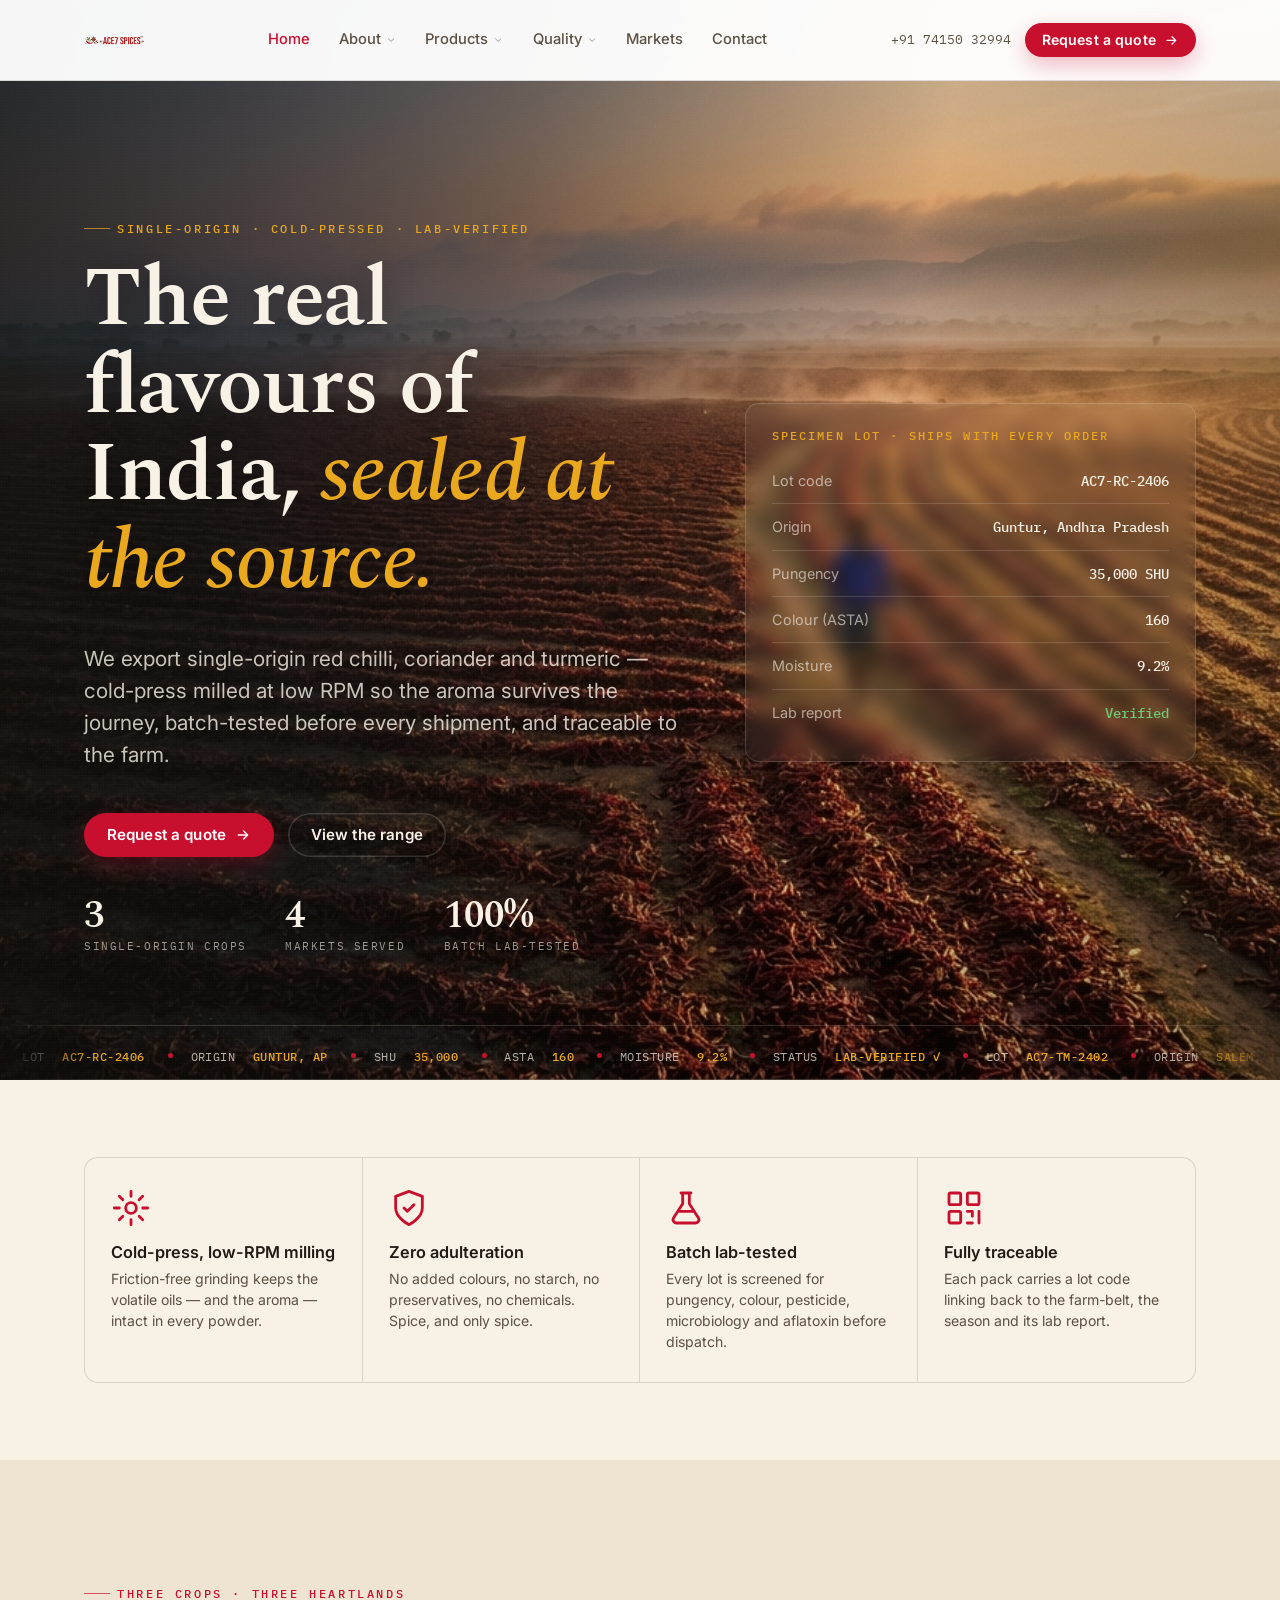
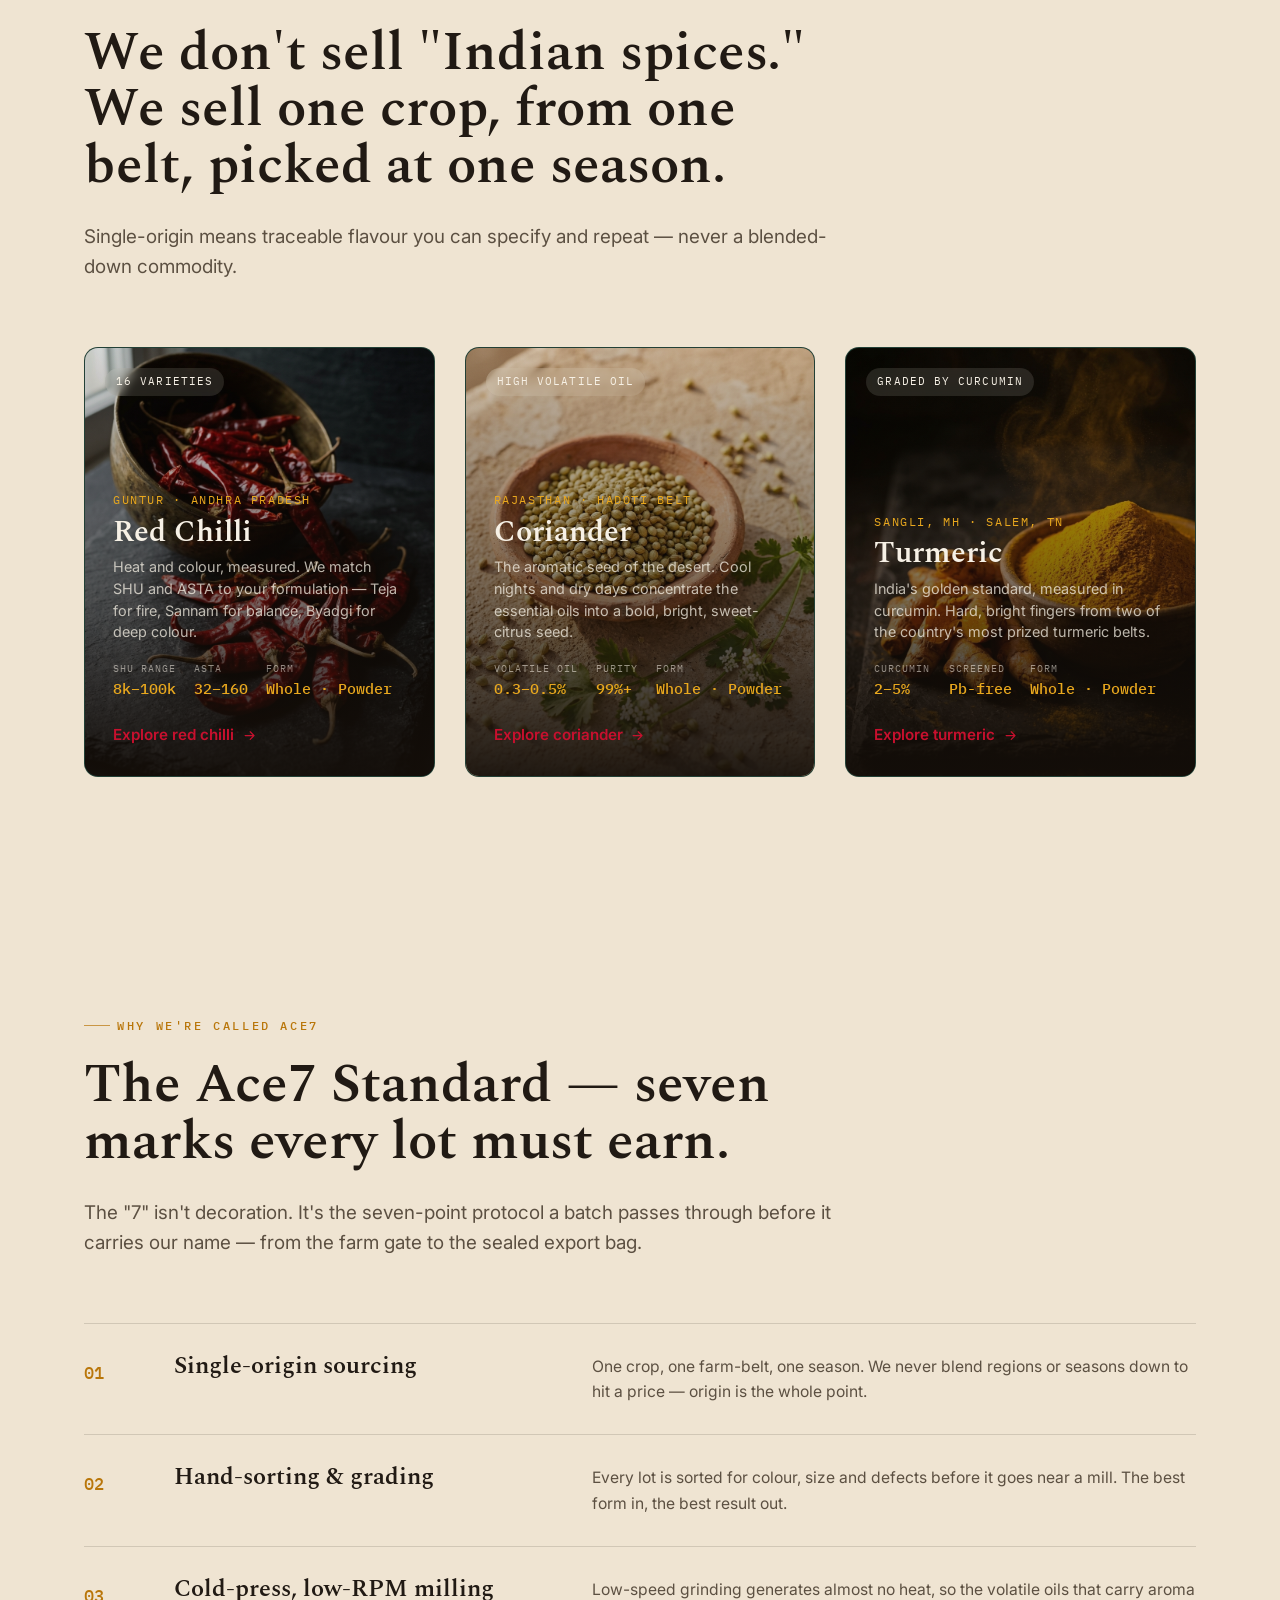
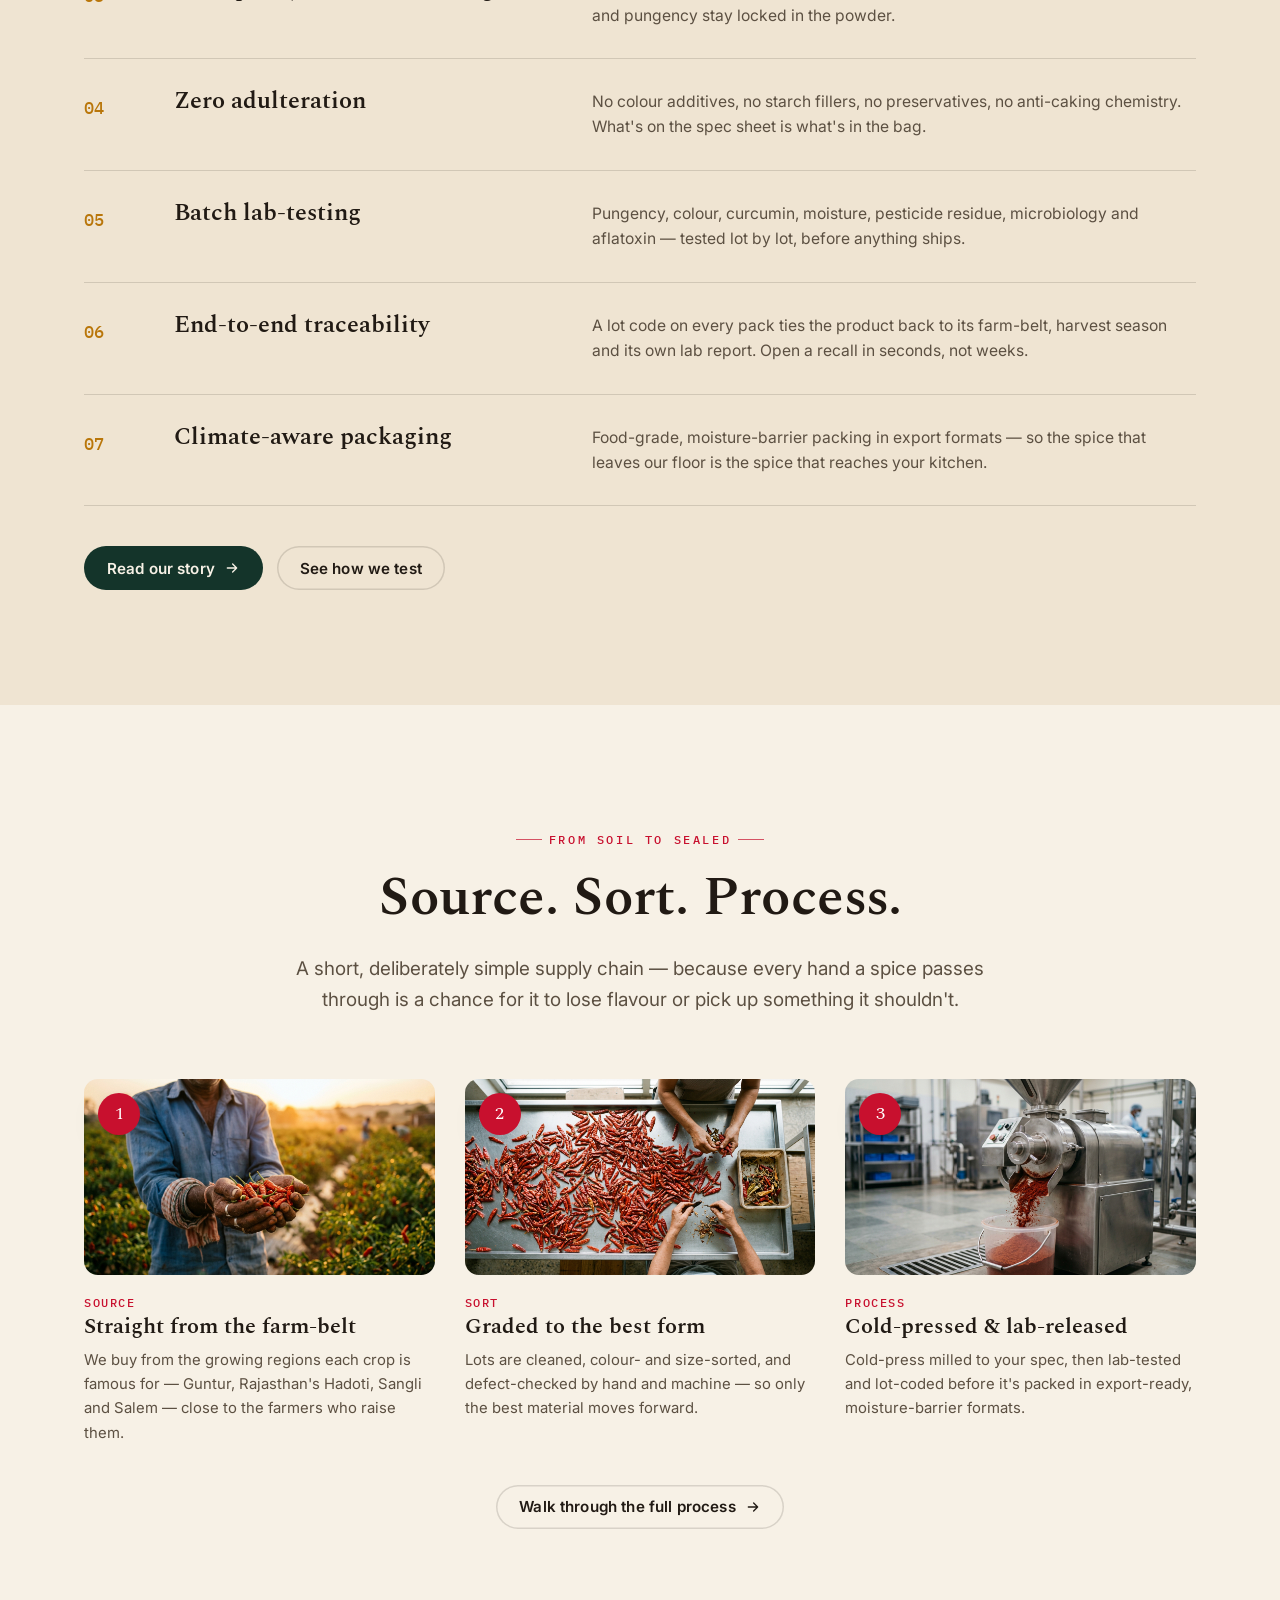
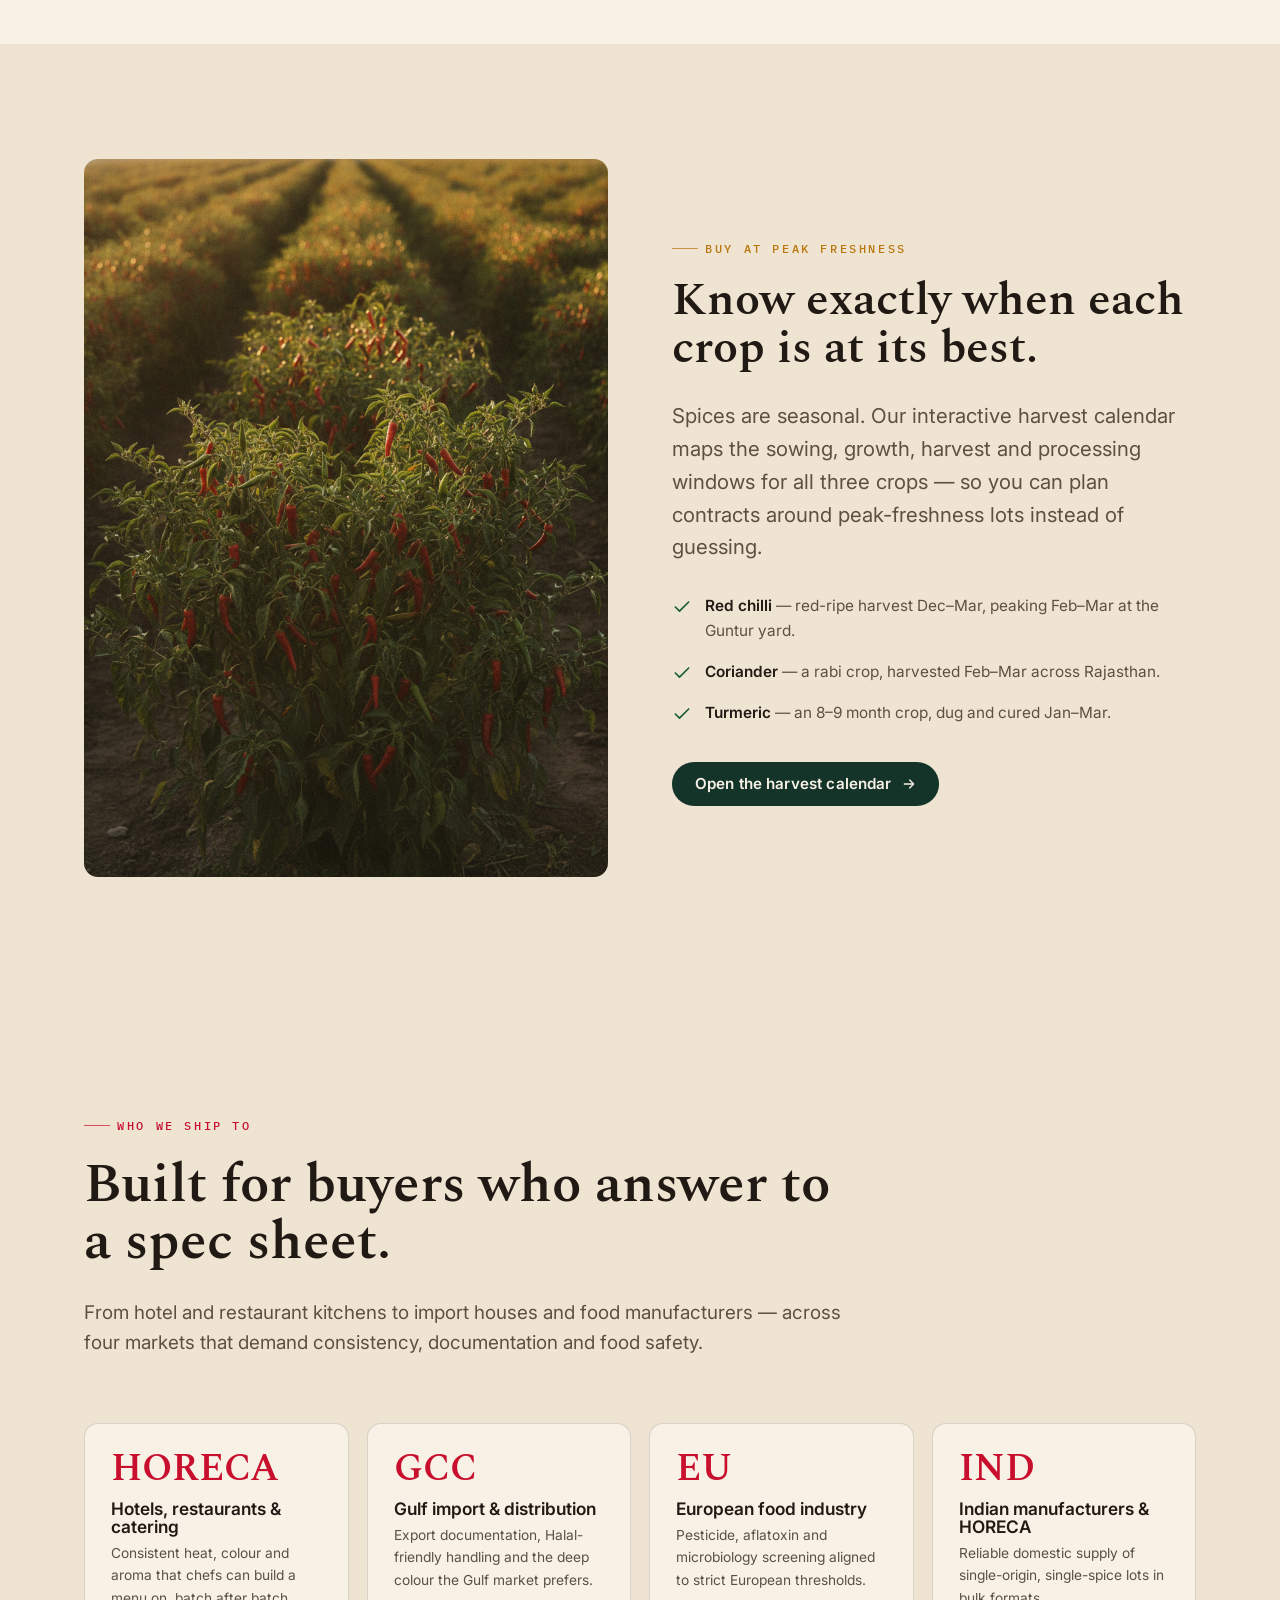
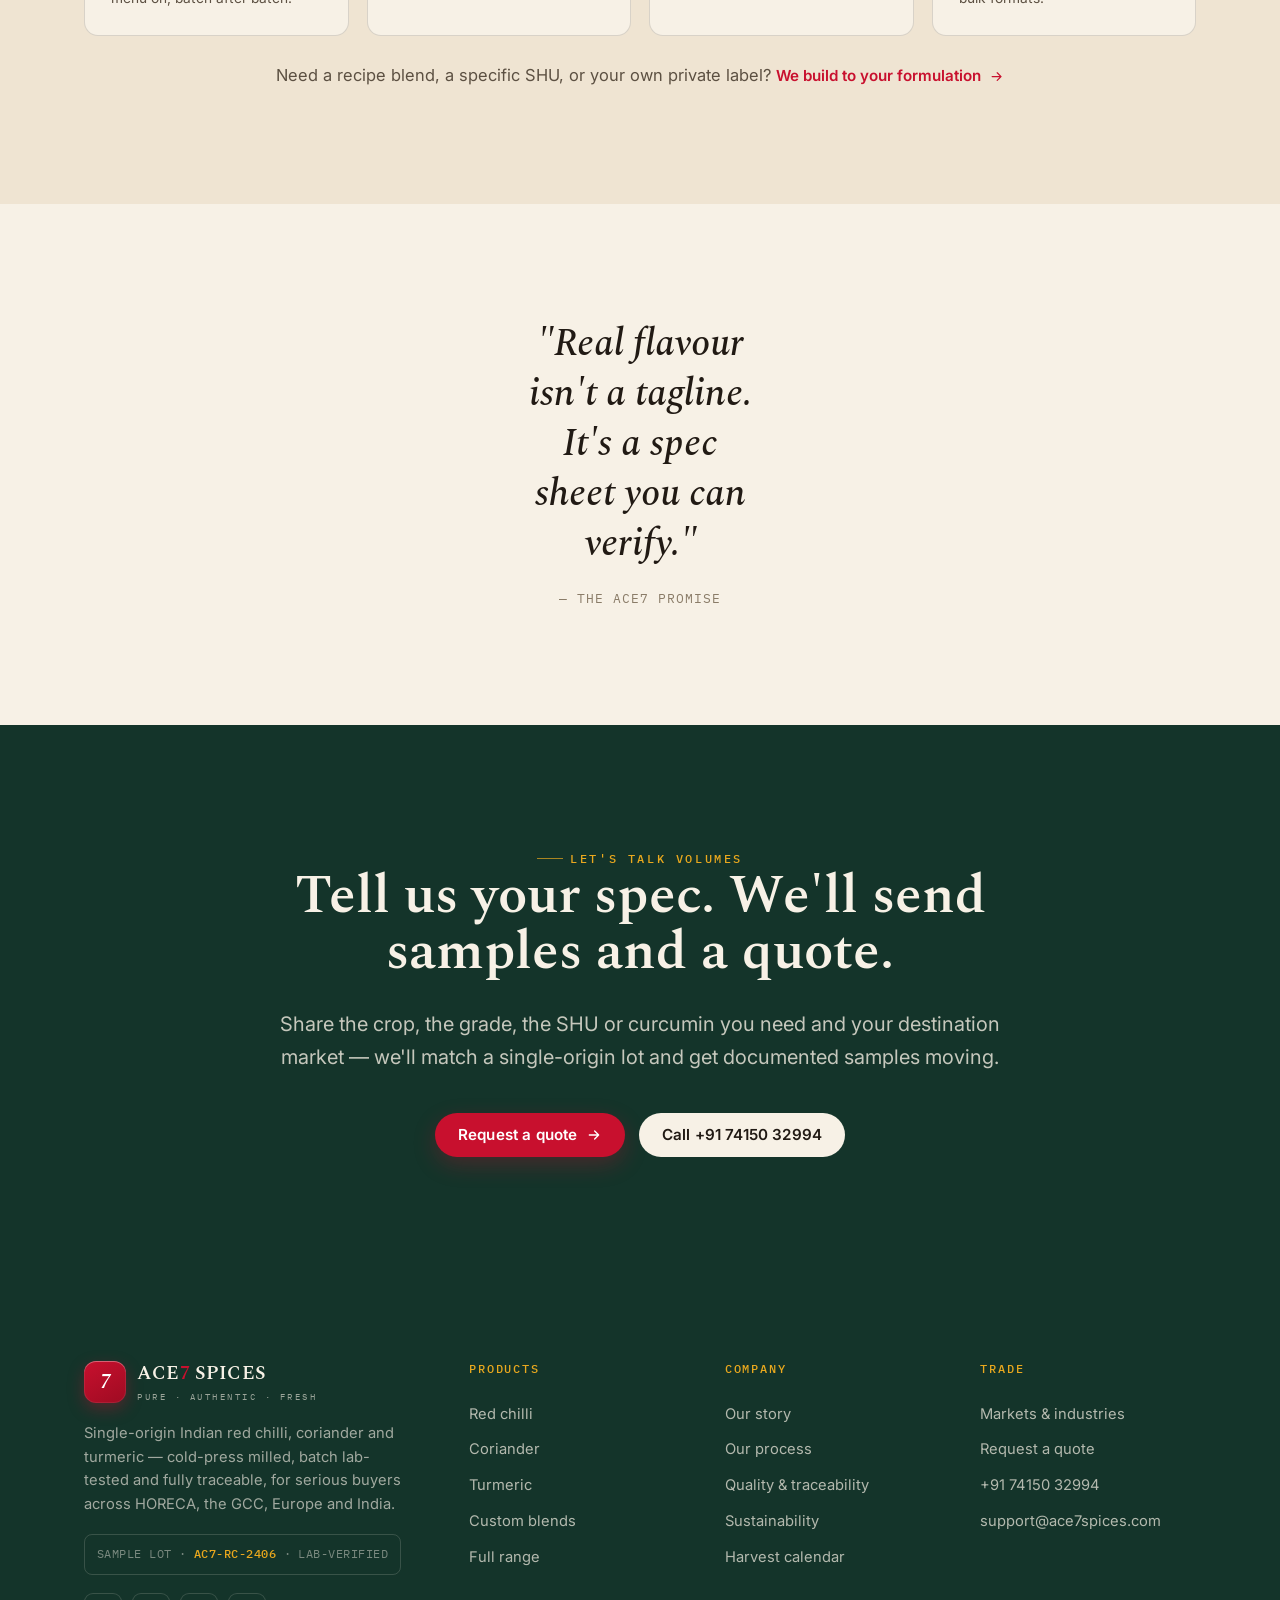
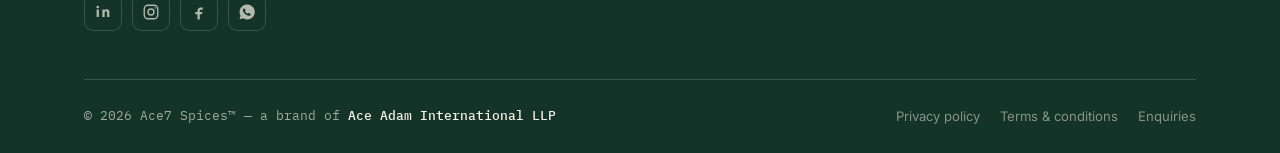
<file: index.html>
<!DOCTYPE html><html lang="en"><head><meta charset="UTF-8"><meta name="viewport" content="width=device-width, initial-scale=1"><title>Ace7 Spices — Single-Origin Indian Red Chilli, Coriander & Turmeric Exporter</title><meta name="description" content="Ace7 Spices exports single-origin, cold-press milled, lab-tested red chilli (Guntur), coriander (Rajasthan) and turmeric (Sangli & Salem) to HORECA, GCC, Europe and India. Whole & powdered, fully traceable."><meta property="og:title" content="Ace7 Spices — Single-Origin Indian Red Chilli, Coriander & Turmeric Exporter"><meta property="og:description" content="Ace7 Spices exports single-origin, cold-press milled, lab-tested red chilli (Guntur), coriander (Rajasthan) and turmeric (Sangli & Salem) to HORECA, GCC, Europe and India. Whole & powdered, fully traceable."><meta property="og:type" content="website"><meta name="theme-color" content="#1E150F"><link rel="preconnect" href="https://fonts.googleapis.com"><link rel="preconnect" href="https://fonts.gstatic.com" crossorigin><link href="https://fonts.googleapis.com/css2?family=Fraunces:ital,opsz,wght@0,9..144,400..700;1,9..144,400..600&family=IBM+Plex+Mono:wght@400;500&family=IBM+Plex+Sans:wght@400;500;600;700&display=swap" rel="stylesheet"><link rel="stylesheet" href="assets/styles.css"></head><body><a href="#main" class="skip">Skip to content</a><header class="header"><div class="header__inner"><a class="brand" href="index.html" aria-label="Ace7 Spices home"><span class="brand__mark">7</span><span><span class="brand__name">ACE<b>7</b> SPICES</span><span class="brand__tag">The real flavours of India</span></span></a><nav class="nav" aria-label="Primary"><ul style="display:flex;align-items:center;gap:4px"><li class="nav__item"><a class="nav__link active" href="index.html">Home</a></li><li class="nav__item"><span class="nav__link">About<svg viewBox="0 0 24 24" fill="none" stroke="currentColor" stroke-width="2.2" stroke-linecap="round" stroke-linejoin="round"><path d="M6 9l6 6 6-6"/></svg></span><div class="dropdown"><a href="about.html"><b>Our story</b><span>Origin, the Ace7 Standard & parent company</span></a><a href="process.html"><b>Our process</b><span>Source → sort → cold-press → ship</span></a><a href="sustainability.html"><b>Sustainability</b><span>Farmer partnerships & single-origin sourcing</span></a></div></li><li class="nav__item"><span class="nav__link">Products<svg viewBox="0 0 24 24" fill="none" stroke="currentColor" stroke-width="2.2" stroke-linecap="round" stroke-linejoin="round"><path d="M6 9l6 6 6-6"/></svg></span><div class="dropdown"><a href="products.html"><b>All products</b><span>Whole & powdered range overview</span></a><a href="red-chilli.html"><b>Red chilli — Guntur</b><span>16 varieties · SHU & ASTA to spec</span></a><a href="coriander.html"><b>Coriander — Rajasthan</b><span>Bold seed · high volatile oil</span></a><a href="turmeric.html"><b>Turmeric — Sangli & Salem</b><span>Graded by curcumin %</span></a><a href="custom-blends.html"><b>Custom blends & private label</b><span>Built to your formulation</span></a></div></li><li class="nav__item"><span class="nav__link">Quality<svg viewBox="0 0 24 24" fill="none" stroke="currentColor" stroke-width="2.2" stroke-linecap="round" stroke-linejoin="round"><path d="M6 9l6 6 6-6"/></svg></span><div class="dropdown"><a href="quality.html"><b>Quality & traceability</b><span>Batch lab-testing & lot tracing</span></a><a href="harvest-calendar.html"><b>Harvest calendar</b><span>Crop cycles & freshness windows</span></a></div></li><li class="nav__item"><a class="nav__link" href="industries.html">Markets</a></li><li class="nav__item"><a class="nav__link" href="contact.html">Contact</a></li></ul></nav><div class="header__cta"><a class="header__phone" href="tel:+917415032994">+91 74150 32994</a><a class="btn btn--primary" href="contact.html">Request a quote <svg viewBox="0 0 24 24" fill="none" stroke="currentColor" stroke-width="2" stroke-linecap="round" stroke-linejoin="round"><path d="M5 12h14M13 6l6 6-6 6"/></svg></a></div><button class="burger" aria-label="Menu" aria-expanded="false" aria-controls="drawer"><span></span><span></span><span></span></button></div></header><nav class="drawer" id="drawer" aria-label="Mobile"><a href="index.html">Home</a><div class="grp-label">About</div><a class="sub" href="about.html">Our story</a><a class="sub" href="process.html">Our process</a><a class="sub" href="sustainability.html">Sustainability</a><div class="grp-label">Products</div><a class="sub" href="products.html">All products</a><a class="sub" href="red-chilli.html">Red chilli — Guntur</a><a class="sub" href="coriander.html">Coriander — Rajasthan</a><a class="sub" href="turmeric.html">Turmeric — Sangli &amp; Salem</a><a class="sub" href="custom-blends.html">Custom blends &amp; private label</a><div class="grp-label">Quality</div><a class="sub" href="quality.html">Quality &amp; traceability</a><a class="sub" href="harvest-calendar.html">Harvest calendar</a><div class="grp-label">More</div><a class="sub" href="industries.html">Markets &amp; industries</a><a class="sub" href="contact.html">Contact</a><a class="btn btn--primary" href="contact.html">Request a quote</a></nav><main id="main">
<section class="hero">
  <div class="hero__media"><img src="images/hero-spice-harvest.jpg" alt="Red chillies drying in the sun at a Guntur farm at golden hour" loading="lazy" data-ph="Red chillies drying in the sun at a Guntur farm at golden hour" data-ph-class="ph--wide" class=""></div>
  <div class="hero__grain"></div>
  <div class="hero__inner">
    <div class="hero__grid">
      <div class="reveal in">
        <span class="eyebrow cream">Single-origin · Cold-pressed · Lab-verified</span>
        <h1 class="display" style="margin-top:18px">The real flavours of India, <em>sealed at the source.</em></h1>
        <p class="hero__sub">We export single-origin red chilli, coriander and turmeric — cold-press milled at low RPM so the aroma survives the journey, batch-tested before every shipment, and traceable to the farm.</p>
        <div class="hero__cta">
          <a class="btn btn--primary" href="contact.html">Request a quote <svg viewBox="0 0 24 24" fill="none" stroke="currentColor" stroke-width="2" stroke-linecap="round" stroke-linejoin="round"><path d="M5 12h14M13 6l6 6-6 6"/></svg></a>
          <a class="btn btn--ghost" href="products.html">View the range</a>
        </div>
        <div class="hero__stats">
          <div class="hstat"><b>3</b><span>Single-origin crops</span></div>
          <div class="hstat"><b>4</b><span>Markets served</span></div>
          <div class="hstat"><b>100%</b><span>Batch lab-tested</span></div>
        </div>
      </div>
      <div class="hero__card reveal in d1">
        <h4>Specimen lot · ships with every order</h4>
        <div class="specrow"><span>Lot code</span><b>AC7-RC-2406</b></div>
        <div class="specrow"><span>Origin</span><b>Guntur, Andhra Pradesh</b></div>
        <div class="specrow"><span>Pungency</span><b>35,000 SHU</b></div>
        <div class="specrow"><span>Colour (ASTA)</span><b>160</b></div>
        <div class="specrow"><span>Moisture</span><b>9.2%</b></div>
        <div class="specrow"><span>Lab report</span><b class="verified"><svg viewBox="0 0 24 24" fill="none" stroke="currentColor" stroke-width="2" stroke-linecap="round" stroke-linejoin="round"><path d="M20 6L9 17l-5-5"/></svg> Verified</b></div>
      </div>
    </div>
  </div>
  <div class="marquee"><div class="marquee__track"><span class="lotstrip"><i class="dot"></i>LOT <b>AC7-RC-2406</b></span><span class="lotstrip"><i class="dot"></i>ORIGIN <b>GUNTUR, AP</b></span><span class="lotstrip"><i class="dot"></i>SHU <b>35,000</b></span><span class="lotstrip"><i class="dot"></i>ASTA <b>160</b></span><span class="lotstrip"><i class="dot"></i>MOISTURE <b>9.2%</b></span><span class="lotstrip"><i class="dot"></i>STATUS <b>LAB-VERIFIED ✓</b></span><span class="lotstrip"><i class="dot"></i>LOT <b>AC7-TM-2402</b></span><span class="lotstrip"><i class="dot"></i>ORIGIN <b>SALEM, TN</b></span><span class="lotstrip"><i class="dot"></i>CURCUMIN <b>3.4%</b></span><span class="lotstrip"><i class="dot"></i>Pb-CHROMATE <b>NOT DETECTED</b></span><span class="lotstrip"><i class="dot"></i>LOT <b>AC7-CN-2403</b></span><span class="lotstrip"><i class="dot"></i>ORIGIN <b>RAMGANJ, RJ</b></span><span class="lotstrip"><i class="dot"></i>VOLATILE OIL <b>0.42%</b></span><span class="lotstrip"><i class="dot"></i>PURITY <b>99.7%</b></span><span class="lotstrip"><i class="dot"></i>LOT <b>AC7-RC-2406</b></span><span class="lotstrip"><i class="dot"></i>ORIGIN <b>GUNTUR, AP</b></span><span class="lotstrip"><i class="dot"></i>SHU <b>35,000</b></span><span class="lotstrip"><i class="dot"></i>ASTA <b>160</b></span><span class="lotstrip"><i class="dot"></i>MOISTURE <b>9.2%</b></span><span class="lotstrip"><i class="dot"></i>STATUS <b>LAB-VERIFIED ✓</b></span><span class="lotstrip"><i class="dot"></i>LOT <b>AC7-TM-2402</b></span><span class="lotstrip"><i class="dot"></i>ORIGIN <b>SALEM, TN</b></span><span class="lotstrip"><i class="dot"></i>CURCUMIN <b>3.4%</b></span><span class="lotstrip"><i class="dot"></i>Pb-CHROMATE <b>NOT DETECTED</b></span><span class="lotstrip"><i class="dot"></i>LOT <b>AC7-CN-2403</b></span><span class="lotstrip"><i class="dot"></i>ORIGIN <b>RAMGANJ, RJ</b></span><span class="lotstrip"><i class="dot"></i>VOLATILE OIL <b>0.42%</b></span><span class="lotstrip"><i class="dot"></i>PURITY <b>99.7%</b></span></div></div>
</section>

<section class="section section--tight">
  <div class="wrap">
    <div class="uspstrip reveal">
      <div class="usp"><div class="usp__ico"><svg viewBox="0 0 24 24" fill="none" stroke="currentColor" stroke-width="1.7" stroke-linecap="round" stroke-linejoin="round"><circle cx="12" cy="12" r="3.2"/><path d="M12 2v3M12 19v3M2 12h3M19 12h3M5 5l2.1 2.1M16.9 16.9 19 19M19 5l-2.1 2.1M7.1 16.9 5 19"/></svg></div><h4>Cold-press, low-RPM milling</h4><p>Friction-free grinding keeps the volatile oils — and the aroma — intact in every powder.</p></div>
      <div class="usp"><div class="usp__ico"><svg viewBox="0 0 24 24" fill="none" stroke="currentColor" stroke-width="1.7" stroke-linecap="round" stroke-linejoin="round"><path d="M12 22s8-4 8-10V5l-8-3-8 3v7c0 6 8 10 8 10Z"/><path d="m9 12 2 2 4-4"/></svg></div><h4>Zero adulteration</h4><p>No added colours, no starch, no preservatives, no chemicals. Spice, and only spice.</p></div>
      <div class="usp"><div class="usp__ico"><svg viewBox="0 0 24 24" fill="none" stroke="currentColor" stroke-width="1.7" stroke-linecap="round" stroke-linejoin="round"><path d="M9 3h6M10 3v6.5L4.5 18A2 2 0 0 0 6.2 21h11.6a2 2 0 0 0 1.7-3l-5.5-8.5V3"/><path d="M7.5 14h9"/></svg></div><h4>Batch lab-tested</h4><p>Every lot is screened for pungency, colour, pesticide, microbiology and aflatoxin before dispatch.</p></div>
      <div class="usp"><div class="usp__ico"><svg viewBox="0 0 24 24" fill="none" stroke="currentColor" stroke-width="1.7" stroke-linecap="round" stroke-linejoin="round"><rect x="3" y="3" width="7" height="7" rx="1"/><rect x="14" y="3" width="7" height="7" rx="1"/><rect x="3" y="14" width="7" height="7" rx="1"/><path d="M14 14h3v3M21 14v7M17 21h-3"/></svg></div><h4>Fully traceable</h4><p>Each pack carries a lot code linking back to the farm-belt, the season and its lab report.</p></div>
    </div>
  </div>
</section>

<section class="section paper-2">
  <div class="wrap">
    <div class="section-head reveal">
      <span class="eyebrow">Three crops · three heartlands</span>
      <h2>We don't sell "Indian spices." We sell one crop, from one belt, picked at one season.</h2>
      <p>Single-origin means traceable flavour you can specify and repeat — never a blended-down commodity.</p>
    </div>
    <div class="grid g-3">
      <a class="origincard reveal" href="red-chilli.html">
        <div class="origincard__media"><img src="images/red-chilli-guntur.jpg" alt="Glossy red Guntur chillies" loading="lazy" data-ph="Glossy red Guntur chillies" data-ph-class="ph--tall" class=""></div>
        <span class="tag">16 varieties</span>
        <div class="origincard__body">
          <span class="origincard__kick">Guntur · Andhra Pradesh</span>
          <h3>Red Chilli</h3>
          <p>Heat and colour, measured. We match SHU and ASTA to your formulation — Teja for fire, Sannam for balance, Byadgi for deep colour.</p>
          <div class="origincard__spec">
            <div><span>SHU range</span><b>8k–100k</b></div>
            <div><span>ASTA</span><b>32–160</b></div>
            <div><span>Form</span><b>Whole · Powder</b></div>
          </div>
          <span class="txtlink">Explore red chilli <svg viewBox="0 0 24 24" fill="none" stroke="currentColor" stroke-width="2" stroke-linecap="round" stroke-linejoin="round"><path d="M5 12h14M13 6l6 6-6 6"/></svg></span>
        </div>
      </a>
      <a class="origincard reveal d1" href="coriander.html">
        <div class="origincard__media"><img src="images/coriander-rajasthan.jpg" alt="Bold green-toned coriander seed" loading="lazy" data-ph="Bold green-toned coriander seed" data-ph-class="ph--tall" class=""></div>
        <span class="tag">High volatile oil</span>
        <div class="origincard__body">
          <span class="origincard__kick">Rajasthan · Hadoti belt</span>
          <h3>Coriander</h3>
          <p>The aromatic seed of the desert. Cool nights and dry days concentrate the essential oils into a bold, bright, sweet-citrus seed.</p>
          <div class="origincard__spec">
            <div><span>Volatile oil</span><b>0.3–0.5%</b></div>
            <div><span>Purity</span><b>99%+</b></div>
            <div><span>Form</span><b>Whole · Powder</b></div>
          </div>
          <span class="txtlink">Explore coriander <svg viewBox="0 0 24 24" fill="none" stroke="currentColor" stroke-width="2" stroke-linecap="round" stroke-linejoin="round"><path d="M5 12h14M13 6l6 6-6 6"/></svg></span>
        </div>
      </a>
      <a class="origincard reveal d2" href="turmeric.html">
        <div class="origincard__media"><img src="images/turmeric-sangli-salem.jpg" alt="Bright golden turmeric fingers and powder" loading="lazy" data-ph="Bright golden turmeric fingers and powder" data-ph-class="ph--tall" class=""></div>
        <span class="tag">Graded by curcumin</span>
        <div class="origincard__body">
          <span class="origincard__kick">Sangli, MH · Salem, TN</span>
          <h3>Turmeric</h3>
          <p>India's golden standard, measured in curcumin. Hard, bright fingers from two of the country's most prized turmeric belts.</p>
          <div class="origincard__spec">
            <div><span>Curcumin</span><b>2–5%</b></div>
            <div><span>Screened</span><b>Pb-free</b></div>
            <div><span>Form</span><b>Whole · Powder</b></div>
          </div>
          <span class="txtlink">Explore turmeric <svg viewBox="0 0 24 24" fill="none" stroke="currentColor" stroke-width="2" stroke-linecap="round" stroke-linejoin="round"><path d="M5 12h14M13 6l6 6-6 6"/></svg></span>
        </div>
      </a>
    </div>
  </div>
</section>

<section class="section roast">
  <div class="wrap">
    <div class="section-head reveal">
      <span class="eyebrow cream">Why we're called Ace7</span>
      <h2>The Ace7 Standard — seven marks every lot must earn.</h2>
      <p>The "7" isn't decoration. It's the seven-point protocol a batch passes through before it carries our name — from the farm gate to the sealed export bag.</p>
    </div>
    <div class="marks reveal">
      <div class="mark"><div class="mark__no"></div><div class="mark__body"><h3>Single-origin sourcing</h3><p>One crop, one farm-belt, one season. We never blend regions or seasons down to hit a price — origin is the whole point.</p></div></div>
      <div class="mark"><div class="mark__no"></div><div class="mark__body"><h3>Hand-sorting &amp; grading</h3><p>Every lot is sorted for colour, size and defects before it goes near a mill. The best form in, the best result out.</p></div></div>
      <div class="mark"><div class="mark__no"></div><div class="mark__body"><h3>Cold-press, low-RPM milling</h3><p>Low-speed grinding generates almost no heat, so the volatile oils that carry aroma and pungency stay locked in the powder.</p></div></div>
      <div class="mark"><div class="mark__no"></div><div class="mark__body"><h3>Zero adulteration</h3><p>No colour additives, no starch fillers, no preservatives, no anti-caking chemistry. What's on the spec sheet is what's in the bag.</p></div></div>
      <div class="mark"><div class="mark__no"></div><div class="mark__body"><h3>Batch lab-testing</h3><p>Pungency, colour, curcumin, moisture, pesticide residue, microbiology and aflatoxin — tested lot by lot, before anything ships.</p></div></div>
      <div class="mark"><div class="mark__no"></div><div class="mark__body"><h3>End-to-end traceability</h3><p>A lot code on every pack ties the product back to its farm-belt, harvest season and its own lab report. Open a recall in seconds, not weeks.</p></div></div>
      <div class="mark"><div class="mark__no"></div><div class="mark__body"><h3>Climate-aware packaging</h3><p>Food-grade, moisture-barrier packing in export formats — so the spice that leaves our floor is the spice that reaches your kitchen.</p></div></div>
    </div>
    <div class="btn-row reveal" style="margin-top:40px">
      <a class="btn btn--light" href="about.html">Read our story <svg viewBox="0 0 24 24" fill="none" stroke="currentColor" stroke-width="2" stroke-linecap="round" stroke-linejoin="round"><path d="M5 12h14M13 6l6 6-6 6"/></svg></a>
      <a class="btn btn--ghost" href="quality.html">See how we test</a>
    </div>
  </div>
</section>

<section class="section">
  <div class="wrap">
    <div class="section-head center reveal">
      <span class="eyebrow center">From soil to sealed</span>
      <h2>Source. Sort. Process.</h2>
      <p>A short, deliberately simple supply chain — because every hand a spice passes through is a chance for it to lose flavour or pick up something it shouldn't.</p>
    </div>
    <div class="steps">
      <div class="step reveal">
        <div class="step__media"><span class="step__no">1</span><img src="images/process-sourcing.jpg" alt="Farmer in a field handing over freshly harvested crop" loading="lazy" data-ph="Farmer in a field handing over freshly harvested crop" data-ph-class="ph--wide" class=""></div>
        <h3><small>Source</small>Straight from the farm-belt</h3>
        <p>We buy from the growing regions each crop is famous for — Guntur, Rajasthan's Hadoti, Sangli and Salem — close to the farmers who raise them.</p>
      </div>
      <div class="step reveal d1">
        <div class="step__media"><span class="step__no">2</span><img src="images/process-sorting.jpg" alt="Workers hand-sorting red chillies for colour and quality" loading="lazy" data-ph="Workers hand-sorting red chillies for colour and quality" data-ph-class="ph--wide" class=""></div>
        <h3><small>Sort</small>Graded to the best form</h3>
        <p>Lots are cleaned, colour- and size-sorted, and defect-checked by hand and machine — so only the best material moves forward.</p>
      </div>
      <div class="step reveal d2">
        <div class="step__media"><span class="step__no">3</span><img src="images/process-coldpress.jpg" alt="Cold-press low-RPM spice grinding machine" loading="lazy" data-ph="Cold-press low-RPM spice grinding machine" data-ph-class="ph--wide" class=""></div>
        <h3><small>Process</small>Cold-pressed &amp; lab-released</h3>
        <p>Cold-press milled to your spec, then lab-tested and lot-coded before it's packed in export-ready, moisture-barrier formats.</p>
      </div>
    </div>
    <div class="center reveal" style="margin-top:40px"><a class="btn btn--ghost" href="process.html">Walk through the full process <svg viewBox="0 0 24 24" fill="none" stroke="currentColor" stroke-width="2" stroke-linecap="round" stroke-linejoin="round"><path d="M5 12h14M13 6l6 6-6 6"/></svg></a></div>
  </div>
</section>

<section class="section roast">
  <div class="wrap">
    <div class="split">
      <div class="split__media reveal"><img src="images/harvest-field.jpg" alt="Seasonal spice field showing crop life cycle" loading="lazy" data-ph="Seasonal spice field showing crop life cycle" data-ph-class="ph--tall" class=""></div>
      <div class="split__body reveal d1">
        <span class="eyebrow cream">Buy at peak freshness</span>
        <h2>Know exactly when each crop is at its best.</h2>
        <p class="lead">Spices are seasonal. Our interactive harvest calendar maps the sowing, growth, harvest and processing windows for all three crops — so you can plan contracts around peak-freshness lots instead of guessing.</p>
        <ul class="checklist">
          <li><svg viewBox="0 0 24 24" fill="none" stroke="currentColor" stroke-width="2" stroke-linecap="round" stroke-linejoin="round"><path d="M20 6L9 17l-5-5"/></svg><span><b>Red chilli</b> — red-ripe harvest Dec–Mar, peaking Feb–Mar at the Guntur yard.</span></li>
          <li><svg viewBox="0 0 24 24" fill="none" stroke="currentColor" stroke-width="2" stroke-linecap="round" stroke-linejoin="round"><path d="M20 6L9 17l-5-5"/></svg><span><b>Coriander</b> — a rabi crop, harvested Feb–Mar across Rajasthan.</span></li>
          <li><svg viewBox="0 0 24 24" fill="none" stroke="currentColor" stroke-width="2" stroke-linecap="round" stroke-linejoin="round"><path d="M20 6L9 17l-5-5"/></svg><span><b>Turmeric</b> — an 8–9 month crop, dug and cured Jan–Mar.</span></li>
        </ul>
        <div class="btn-row" style="margin-top:28px"><a class="btn btn--light" href="harvest-calendar.html">Open the harvest calendar <svg viewBox="0 0 24 24" fill="none" stroke="currentColor" stroke-width="2" stroke-linecap="round" stroke-linejoin="round"><path d="M5 12h14M13 6l6 6-6 6"/></svg></a></div>
      </div>
    </div>
  </div>
</section>

<section class="section paper-2">
  <div class="wrap">
    <div class="section-head reveal">
      <span class="eyebrow">Who we ship to</span>
      <h2>Built for buyers who answer to a spec sheet.</h2>
      <p>From hotel and restaurant kitchens to import houses and food manufacturers — across four markets that demand consistency, documentation and food safety.</p>
    </div>
    <div class="markets reveal">
      <div class="market"><div class="market__code">HORECA</div><h4>Hotels, restaurants &amp; catering</h4><p>Consistent heat, colour and aroma that chefs can build a menu on, batch after batch.</p></div>
      <div class="market"><div class="market__code">GCC</div><h4>Gulf import &amp; distribution</h4><p>Export documentation, Halal-friendly handling and the deep colour the Gulf market prefers.</p></div>
      <div class="market"><div class="market__code">EU</div><h4>European food industry</h4><p>Pesticide, aflatoxin and microbiology screening aligned to strict European thresholds.</p></div>
      <div class="market"><div class="market__code">IND</div><h4>Indian manufacturers &amp; HORECA</h4><p>Reliable domestic supply of single-origin, single-spice lots in bulk formats.</p></div>
    </div>
    <p class="muted reveal" style="margin-top:26px;text-align:center">Need a recipe blend, a specific SHU, or your own private label? <a class="txtlink" href="custom-blends.html" style="display:inline-flex">We build to your formulation <svg viewBox="0 0 24 24" fill="none" stroke="currentColor" stroke-width="2" stroke-linecap="round" stroke-linejoin="round"><path d="M5 12h14M13 6l6 6-6 6"/></svg></a></p>
  </div>
</section>

<section class="section">
  <div class="wrap center">
    <div class="reveal" style="max-width:24ch;margin-inline:auto">
      <p class="quote quote--center">"Real flavour isn't a tagline. It's a spec sheet you can verify."</p>
      <p class="cite">— The Ace7 promise</p>
    </div>
  </div>
</section>

<section class="section roast ctaband">
  <div class="wrap"><div class="ctaband__inner reveal">
    <span class="eyebrow cream" style="justify-content:center">Let's talk volumes</span>
    <h2>Tell us your spec. We'll send samples and a quote.</h2>
    <p>Share the crop, the grade, the SHU or curcumin you need and your destination market — we'll match a single-origin lot and get documented samples moving.</p>
    <div class="btn-row"><a class="btn btn--primary" href="contact.html">Request a quote <svg viewBox="0 0 24 24" fill="none" stroke="currentColor" stroke-width="2" stroke-linecap="round" stroke-linejoin="round"><path d="M5 12h14M13 6l6 6-6 6"/></svg></a><a class="btn btn--light" href="tel:+917415032994">Call +91 74150 32994</a></div>
  </div></div>
</section>
</main><footer class="footer"><div class="wrap"><div class="footer__top"><div class="footer__brand"><a class="brand" href="index.html"><span class="brand__mark">7</span><span><span class="brand__name">ACE<b>7</b> SPICES</span><span class="brand__tag">Pure · Authentic · Fresh</span></span></a><p class="footer__about">Single-origin Indian red chilli, coriander and turmeric — cold-press milled, batch lab-tested and fully traceable, for serious buyers across HORECA, the GCC, Europe and India.</p><div class="footer__lot">SAMPLE LOT · <b>AC7-RC-2406</b> · LAB-VERIFIED</div><div class="footer__social"><a href="#" aria-label="LinkedIn"><svg viewBox="0 0 24 24" fill="currentColor"><path d="M6.5 8.5v10h-3v-10h3Zm-1.5-5a1.8 1.8 0 1 1 0 3.6 1.8 1.8 0 0 1 0-3.6ZM20.5 18.5h-3v-5.3c0-1.3-.5-2.1-1.6-2.1-1.2 0-1.7.8-1.7 2.1v5.3h-3v-10h3v1.3c.5-.8 1.4-1.6 3-1.6 2.2 0 3.3 1.4 3.3 4.2v6.1Z"/></svg></a><a href="#" aria-label="Instagram"><svg viewBox="0 0 24 24" fill="none" stroke="currentColor" stroke-width="1.8"><rect x="3" y="3" width="18" height="18" rx="5"/><circle cx="12" cy="12" r="4"/><circle cx="17.5" cy="6.5" r="1" fill="currentColor" stroke="none"/></svg></a><a href="#" aria-label="Facebook"><svg viewBox="0 0 24 24" fill="currentColor"><path d="M14 9h3V6h-3c-2.2 0-4 1.8-4 4v2H7v3h3v7h3v-7h3l.5-3H13v-2c0-.6.4-1 1-1Z"/></svg></a><a href="https://wa.me/917415032994" aria-label="WhatsApp"><svg viewBox="0 0 24 24" fill="currentColor"><path d="M12 2a10 10 0 0 0-8.6 15l-1.3 4.7 4.8-1.3A10 10 0 1 0 12 2Zm5.3 13.9c-.2.6-1.3 1.2-1.8 1.2-.5.1-1 .2-3.3-.7-2.8-1.1-4.5-3.9-4.7-4.1-.1-.2-1-1.4-1-2.6 0-1.3.6-1.9.9-2.1.2-.3.5-.3.7-.3h.5c.2 0 .4 0 .6.5l.8 2c.1.1.1.3 0 .5l-.4.5c-.2.2-.3.3-.1.6.2.3.8 1.3 1.7 2 1.2.9 1.5 1 1.8.7.2-.3.4-.5.6-.7l.5-.2 1.9.9c.2.1.4.2.5.3.1.4.1 1-.1 1.6Z"/></svg></a></div></div><div><h5>Products</h5><div class="footer__links"><a href="red-chilli.html">Red chilli</a><a href="coriander.html">Coriander</a><a href="turmeric.html">Turmeric</a><a href="custom-blends.html">Custom blends</a><a href="products.html">Full range</a></div></div><div><h5>Company</h5><div class="footer__links"><a href="about.html">Our story</a><a href="process.html">Our process</a><a href="quality.html">Quality &amp; traceability</a><a href="sustainability.html">Sustainability</a><a href="harvest-calendar.html">Harvest calendar</a></div></div><div><h5>Trade</h5><div class="footer__links"><a href="industries.html">Markets &amp; industries</a><a href="contact.html">Request a quote</a><a href="tel:+917415032994">+91 74150 32994</a><a href="mailto:support@ace7spices.com">support@ace7spices.com</a></div></div></div><div class="footer__bottom"><span class="footer__parent">© <span data-year>2025</span> Ace7 Spices™ — a brand of <b>Ace Adam International LLP</b></span><div class="footer__legal"><a href="privacy-policy.html">Privacy policy</a><a href="terms.html">Terms &amp; conditions</a><a href="contact.html">Enquiries</a></div></div></div></footer><script src="assets/script.js"></script></body></html>
</file>
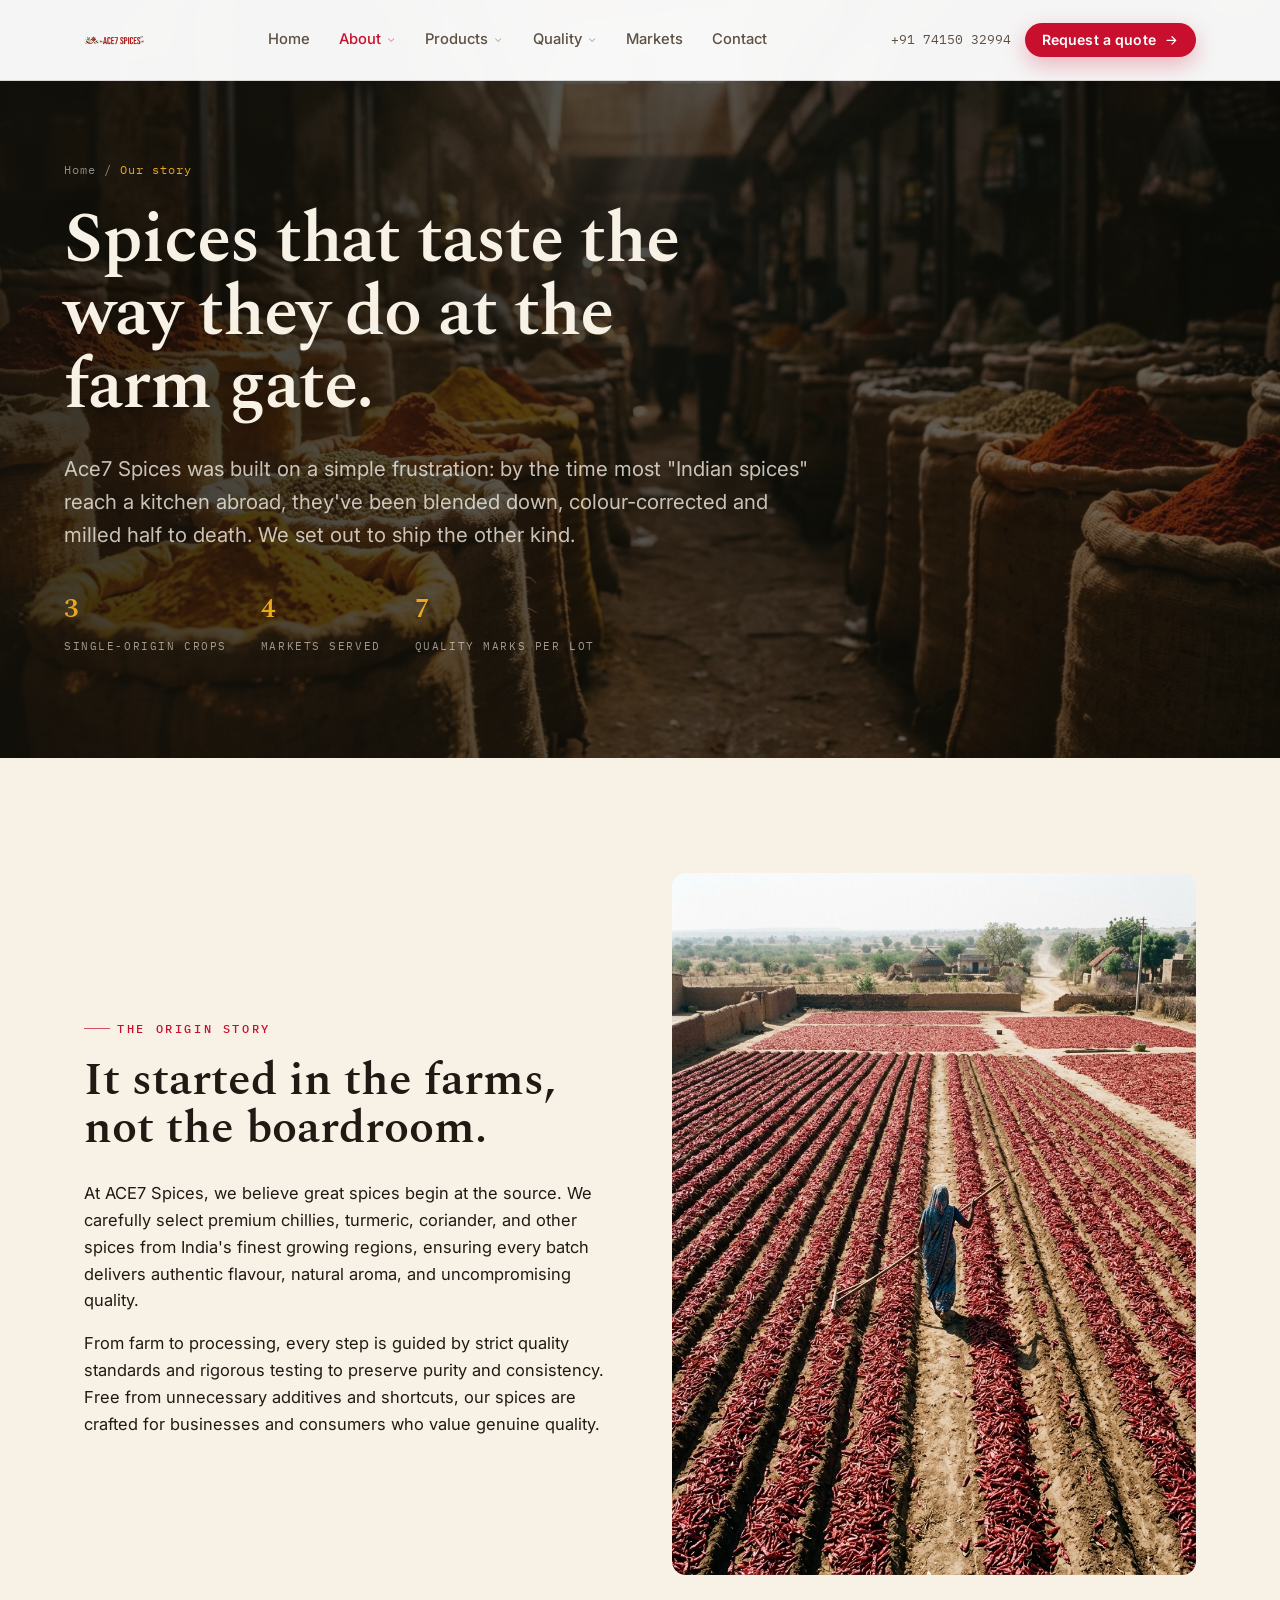
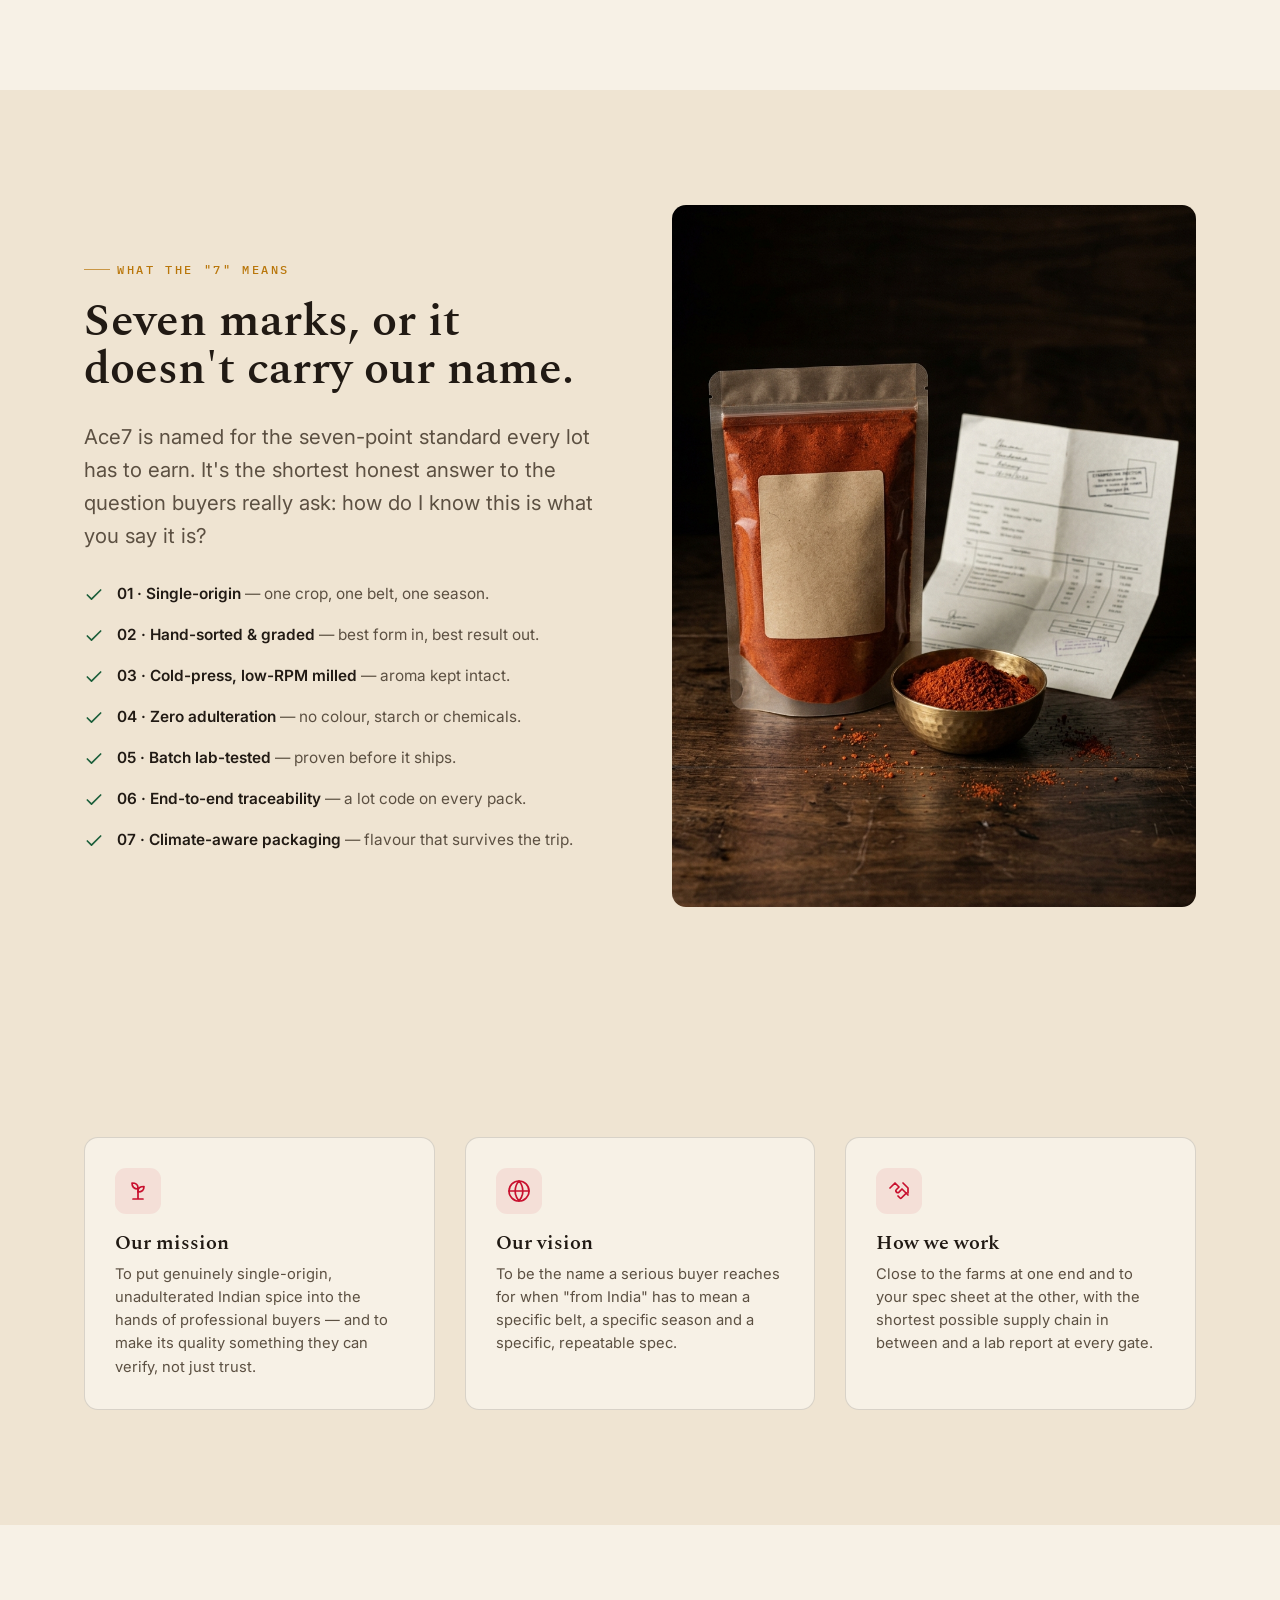
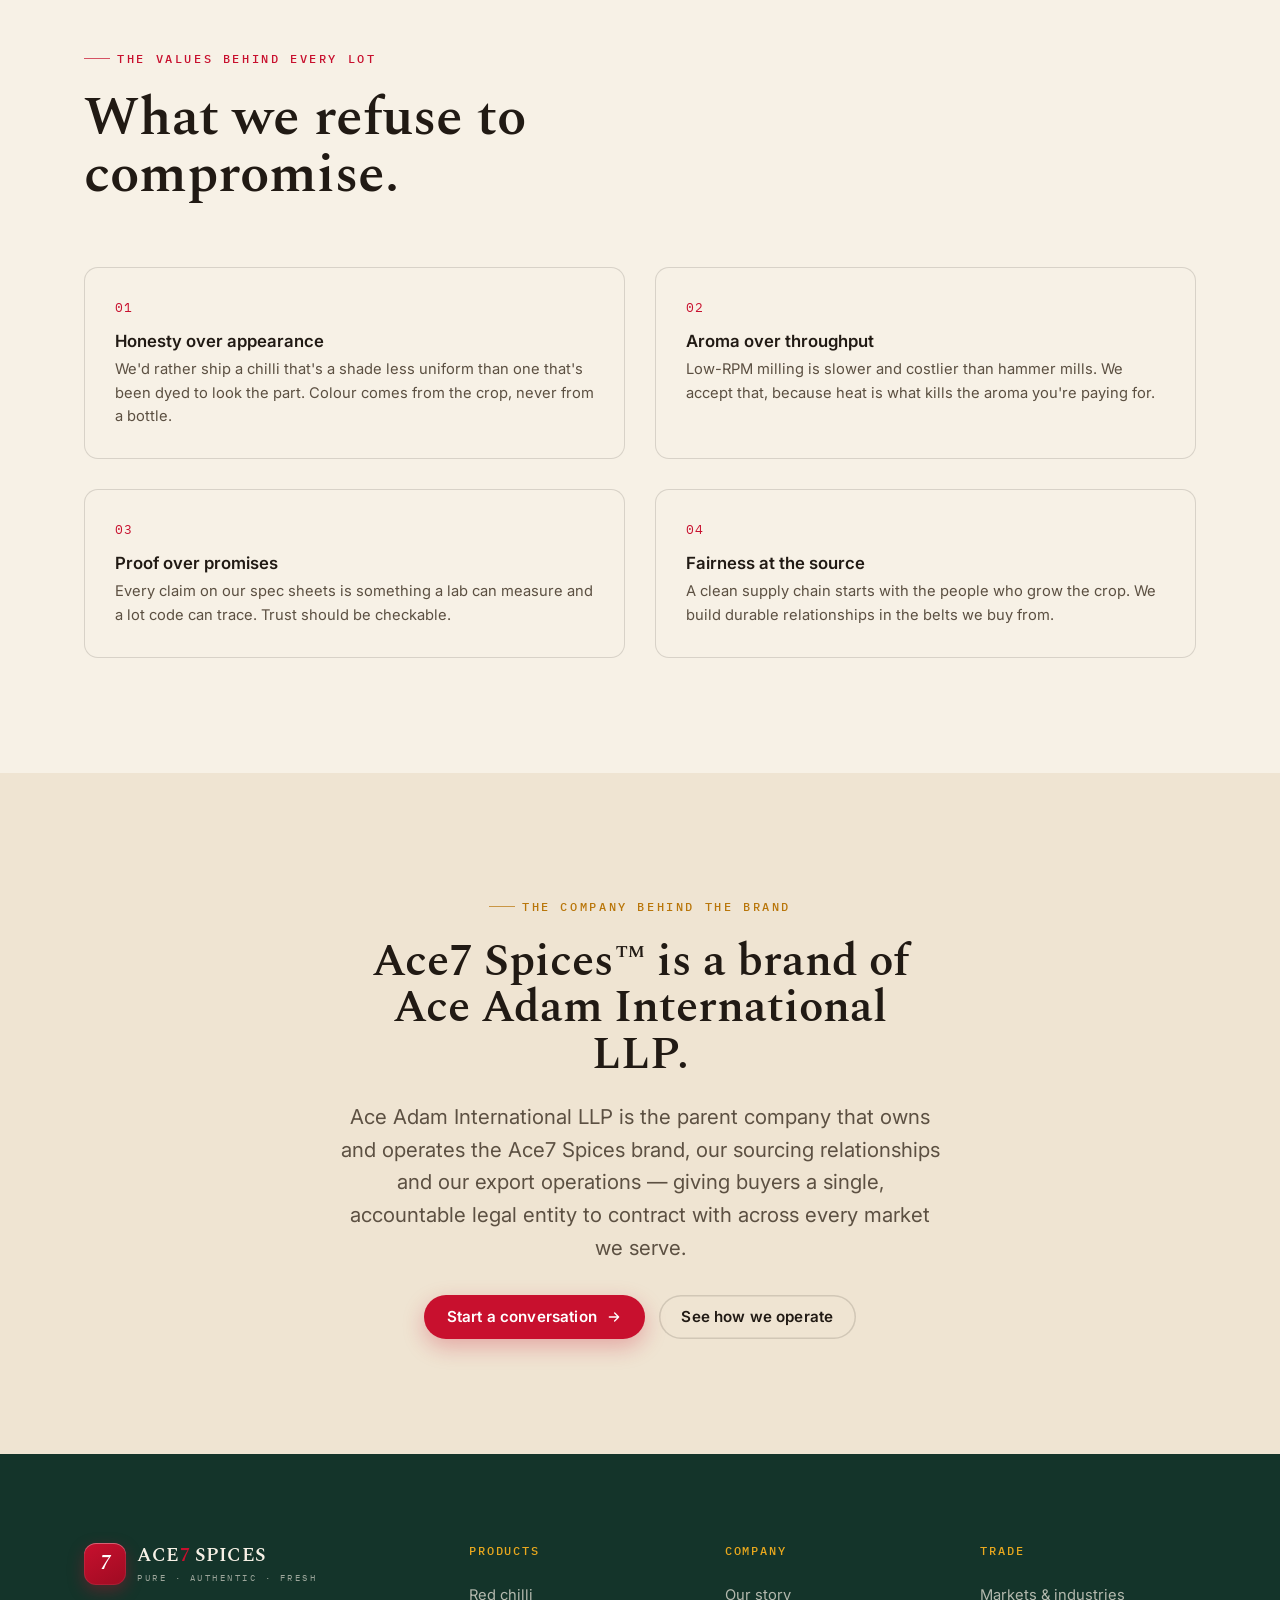
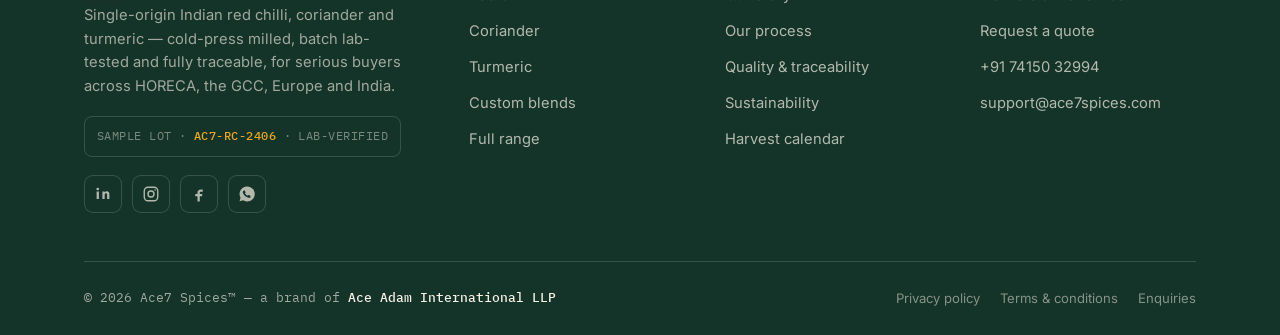
<file: about.html>
<!DOCTYPE html><html lang="en"><head><meta charset="UTF-8"><meta name="viewport" content="width=device-width, initial-scale=1"><title>Our Story — Ace7 Spices | A Brand of Ace Adam International LLP</title><meta name="description" content="The origin story behind Ace7 Spices: single-origin Indian spice, the seven-mark Ace7 Standard, and our mission to make spice quality verifiable. A brand of Ace Adam International LLP."><meta property="og:title" content="Our Story — Ace7 Spices | A Brand of Ace Adam International LLP"><meta property="og:description" content="The origin story behind Ace7 Spices: single-origin Indian spice, the seven-mark Ace7 Standard, and our mission to make spice quality verifiable. A brand of Ace Adam International LLP."><meta property="og:type" content="website"><meta name="theme-color" content="#1E150F"><link rel="preconnect" href="https://fonts.googleapis.com"><link rel="preconnect" href="https://fonts.gstatic.com" crossorigin><link href="https://fonts.googleapis.com/css2?family=Fraunces:ital,opsz,wght@0,9..144,400..700;1,9..144,400..600&family=IBM+Plex+Mono:wght@400;500&family=IBM+Plex+Sans:wght@400;500;600;700&display=swap" rel="stylesheet"><link rel="stylesheet" href="assets/styles.css"></head><body><a href="#main" class="skip">Skip to content</a><header class="header"><div class="header__inner"><a class="brand" href="index.html" aria-label="Ace7 Spices home"><span class="brand__mark">7</span><span><span class="brand__name">ACE<b>7</b> SPICES</span><span class="brand__tag">The real flavours of India</span></span></a><nav class="nav" aria-label="Primary"><ul style="display:flex;align-items:center;gap:4px"><li class="nav__item"><a class="nav__link" href="index.html">Home</a></li><li class="nav__item"><span class="nav__link active">About<svg viewBox="0 0 24 24" fill="none" stroke="currentColor" stroke-width="2.2" stroke-linecap="round" stroke-linejoin="round"><path d="M6 9l6 6 6-6"/></svg></span><div class="dropdown"><a href="about.html"><b>Our story</b><span>Origin, the Ace7 Standard & parent company</span></a><a href="process.html"><b>Our process</b><span>Source → sort → cold-press → ship</span></a><a href="sustainability.html"><b>Sustainability</b><span>Farmer partnerships & single-origin sourcing</span></a></div></li><li class="nav__item"><span class="nav__link">Products<svg viewBox="0 0 24 24" fill="none" stroke="currentColor" stroke-width="2.2" stroke-linecap="round" stroke-linejoin="round"><path d="M6 9l6 6 6-6"/></svg></span><div class="dropdown"><a href="products.html"><b>All products</b><span>Whole & powdered range overview</span></a><a href="red-chilli.html"><b>Red chilli — Guntur</b><span>16 varieties · SHU & ASTA to spec</span></a><a href="coriander.html"><b>Coriander — Rajasthan</b><span>Bold seed · high volatile oil</span></a><a href="turmeric.html"><b>Turmeric — Sangli & Salem</b><span>Graded by curcumin %</span></a><a href="custom-blends.html"><b>Custom blends & private label</b><span>Built to your formulation</span></a></div></li><li class="nav__item"><span class="nav__link">Quality<svg viewBox="0 0 24 24" fill="none" stroke="currentColor" stroke-width="2.2" stroke-linecap="round" stroke-linejoin="round"><path d="M6 9l6 6 6-6"/></svg></span><div class="dropdown"><a href="quality.html"><b>Quality & traceability</b><span>Batch lab-testing & lot tracing</span></a><a href="harvest-calendar.html"><b>Harvest calendar</b><span>Crop cycles & freshness windows</span></a></div></li><li class="nav__item"><a class="nav__link" href="industries.html">Markets</a></li><li class="nav__item"><a class="nav__link" href="contact.html">Contact</a></li></ul></nav><div class="header__cta"><a class="header__phone" href="tel:+917415032994">+91 74150 32994</a><a class="btn btn--primary" href="contact.html">Request a quote <svg viewBox="0 0 24 24" fill="none" stroke="currentColor" stroke-width="2" stroke-linecap="round" stroke-linejoin="round"><path d="M5 12h14M13 6l6 6-6 6"/></svg></a></div><button class="burger" aria-label="Menu" aria-expanded="false" aria-controls="drawer"><span></span><span></span><span></span></button></div></header><nav class="drawer" id="drawer" aria-label="Mobile"><a href="index.html">Home</a><div class="grp-label">About</div><a class="sub" href="about.html">Our story</a><a class="sub" href="process.html">Our process</a><a class="sub" href="sustainability.html">Sustainability</a><div class="grp-label">Products</div><a class="sub" href="products.html">All products</a><a class="sub" href="red-chilli.html">Red chilli — Guntur</a><a class="sub" href="coriander.html">Coriander — Rajasthan</a><a class="sub" href="turmeric.html">Turmeric — Sangli &amp; Salem</a><a class="sub" href="custom-blends.html">Custom blends &amp; private label</a><div class="grp-label">Quality</div><a class="sub" href="quality.html">Quality &amp; traceability</a><a class="sub" href="harvest-calendar.html">Harvest calendar</a><div class="grp-label">More</div><a class="sub" href="industries.html">Markets &amp; industries</a><a class="sub" href="contact.html">Contact</a><a class="btn btn--primary" href="contact.html">Request a quote</a></nav><main id="main">
<section class="phero">
  <div class="phero__media"><img src="images/about-mandi.jpg" alt="Indian spice market with sacks of red chilli and turmeric" loading="lazy" data-ph="Indian spice market with sacks of red chilli and turmeric" data-ph-class="ph--wide" class=""></div>
  <div class="phero__inner reveal in">
    <p class="crumbs"><a href="index.html">Home</a> / <span>Our story</span></p>
    <h1 class="display">Spices that taste the way they do at the farm gate.</h1>
    <p>Ace7 Spices was built on a simple frustration: by the time most "Indian spices" reach a kitchen abroad, they've been blended down, colour-corrected and milled half to death. We set out to ship the other kind.</p>
    <div class="phero__meta">
      <div class="m"><b>3</b><span>Single-origin crops</span></div>
      <div class="m"><b>4</b><span>Markets served</span></div>
      <div class="m"><b>7</b><span>Quality marks per lot</span></div>
    </div>
  </div>
</section>

<section class="section">
  <div class="wrap">
    <div class="split">
      <div class="split__body reveal">
        <span class="eyebrow">The origin story</span>
        <h2>It started in the farms, not the boardroom.</h2>
        <p>At ACE7 Spices, we believe great spices begin at the source. We carefully select premium chillies, turmeric, coriander, and other spices from India's finest growing regions, ensuring every batch delivers authentic flavour, natural aroma, and uncompromising quality.</p>
        <p>From farm to processing, every step is guided by strict quality standards and rigorous testing to preserve purity and consistency. Free from unnecessary additives and shortcuts, our spices are crafted for businesses and consumers who value genuine quality.</p>
      </div>
      <div class="split__media reveal d1"><img src="images/about-drying-yard.jpg" alt="Red chillies spread across a traditional drying yard in India" loading="lazy" data-ph="Red chillies spread across a traditional drying yard in India" data-ph-class="ph--tall" class=""></div>
    </div>
  </div>
</section>

<section class="section roast">
  <div class="wrap">
    <div class="split split--rev">
      <div class="split__media reveal"><img src="images/about-seven-marks.jpg" alt="Close-up of a lab-tested spice batch with a lot label" loading="lazy" data-ph="Close-up of a lab-tested spice batch with a lot label" data-ph-class="ph--tall" class=""></div>
      <div class="split__body reveal d1">
        <span class="eyebrow cream">What the "7" means</span>
        <h2>Seven marks, or it doesn't carry our name.</h2>
        <p class="lead">Ace7 is named for the seven-point standard every lot has to earn. It's the shortest honest answer to the question buyers really ask: how do I know this is what you say it is?</p>
        <ul class="checklist">
          <li><svg viewBox="0 0 24 24" fill="none" stroke="currentColor" stroke-width="2" stroke-linecap="round" stroke-linejoin="round"><path d="M20 6L9 17l-5-5"/></svg><span><b>01 · Single-origin</b> — one crop, one belt, one season.</span></li>
          <li><svg viewBox="0 0 24 24" fill="none" stroke="currentColor" stroke-width="2" stroke-linecap="round" stroke-linejoin="round"><path d="M20 6L9 17l-5-5"/></svg><span><b>02 · Hand-sorted &amp; graded</b> — best form in, best result out.</span></li>
          <li><svg viewBox="0 0 24 24" fill="none" stroke="currentColor" stroke-width="2" stroke-linecap="round" stroke-linejoin="round"><path d="M20 6L9 17l-5-5"/></svg><span><b>03 · Cold-press, low-RPM milled</b> — aroma kept intact.</span></li>
          <li><svg viewBox="0 0 24 24" fill="none" stroke="currentColor" stroke-width="2" stroke-linecap="round" stroke-linejoin="round"><path d="M20 6L9 17l-5-5"/></svg><span><b>04 · Zero adulteration</b> — no colour, starch or chemicals.</span></li>
          <li><svg viewBox="0 0 24 24" fill="none" stroke="currentColor" stroke-width="2" stroke-linecap="round" stroke-linejoin="round"><path d="M20 6L9 17l-5-5"/></svg><span><b>05 · Batch lab-tested</b> — proven before it ships.</span></li>
          <li><svg viewBox="0 0 24 24" fill="none" stroke="currentColor" stroke-width="2" stroke-linecap="round" stroke-linejoin="round"><path d="M20 6L9 17l-5-5"/></svg><span><b>06 · End-to-end traceability</b> — a lot code on every pack.</span></li>
          <li><svg viewBox="0 0 24 24" fill="none" stroke="currentColor" stroke-width="2" stroke-linecap="round" stroke-linejoin="round"><path d="M20 6L9 17l-5-5"/></svg><span><b>07 · Climate-aware packaging</b> — flavour that survives the trip.</span></li>
        </ul>
      </div>
    </div>
  </div>
</section>

<section class="section paper-2">
  <div class="wrap">
    <div class="grid g-3">
      <div class="card reveal"><div class="card__ico"><svg viewBox="0 0 24 24" fill="none" stroke="currentColor" stroke-width="1.7" stroke-linecap="round" stroke-linejoin="round"><path d="M7 20h10M12 20V9"/><path d="M12 9C12 6 10 4 6 4c0 4 2 6 6 6Z"/><path d="M12 12c0-2.5 2-4.5 6-4.5 0 3.5-2 5.5-6 5.5Z"/></svg></div><h3>Our mission</h3><p>To put genuinely single-origin, unadulterated Indian spice into the hands of professional buyers — and to make its quality something they can verify, not just trust.</p></div>
      <div class="card reveal d1"><div class="card__ico"><svg viewBox="0 0 24 24" fill="none" stroke="currentColor" stroke-width="1.7" stroke-linecap="round" stroke-linejoin="round"><circle cx="12" cy="12" r="10"/><path d="M2 12h20M12 2a15 15 0 0 1 0 20 15 15 0 0 1 0-20Z"/></svg></div><h3>Our vision</h3><p>To be the name a serious buyer reaches for when "from India" has to mean a specific belt, a specific season and a specific, repeatable spec.</p></div>
      <div class="card reveal d2"><div class="card__ico"><svg viewBox="0 0 24 24" fill="none" stroke="currentColor" stroke-width="1.7" stroke-linecap="round" stroke-linejoin="round"><path d="m11 17 2 2a1 1 0 0 0 1.4 0l5-5"/><path d="M3 9 8 4l4 4-2.5 2.5a1.8 1.8 0 0 0 2.5 2.6L15 10l6 6"/><path d="M21 14V9l-5-5"/></svg></div><h3>How we work</h3><p>Close to the farms at one end and to your spec sheet at the other, with the shortest possible supply chain in between and a lab report at every gate.</p></div>
    </div>
  </div>
</section>

<section class="section">
  <div class="wrap">
    <div class="section-head reveal"><span class="eyebrow">The values behind every lot</span><h2>What we refuse to compromise.</h2></div>
    <div class="grid g-2">
      <div class="card reveal"><span class="card__num">01</span><h4>Honesty over appearance</h4><p>We'd rather ship a chilli that's a shade less uniform than one that's been dyed to look the part. Colour comes from the crop, never from a bottle.</p></div>
      <div class="card reveal d1"><span class="card__num">02</span><h4>Aroma over throughput</h4><p>Low-RPM milling is slower and costlier than hammer mills. We accept that, because heat is what kills the aroma you're paying for.</p></div>
      <div class="card reveal"><span class="card__num">03</span><h4>Proof over promises</h4><p>Every claim on our spec sheets is something a lab can measure and a lot code can trace. Trust should be checkable.</p></div>
      <div class="card reveal d1"><span class="card__num">04</span><h4>Fairness at the source</h4><p>A clean supply chain starts with the people who grow the crop. We build durable relationships in the belts we buy from.</p></div>
    </div>
  </div>
</section>

<section class="section roast">
  <div class="wrap center">
    <div class="reveal" style="max-width:60ch;margin-inline:auto">
      <span class="eyebrow cream" style="justify-content:center">The company behind the brand</span>
      <h2 style="font-size:clamp(1.8rem,3.6vw,2.8rem);margin:.5em 0">Ace7 Spices™ is a brand of Ace Adam International LLP.</h2>
      <p class="lead">Ace Adam International LLP is the parent company that owns and operates the Ace7 Spices brand, our sourcing relationships and our export operations — giving buyers a single, accountable legal entity to contract with across every market we serve.</p>
      <div class="btn-row" style="justify-content:center;margin-top:30px"><a class="btn btn--primary" href="contact.html">Start a conversation <svg viewBox="0 0 24 24" fill="none" stroke="currentColor" stroke-width="2" stroke-linecap="round" stroke-linejoin="round"><path d="M5 12h14M13 6l6 6-6 6"/></svg></a><a class="btn btn--ghost" href="process.html">See how we operate</a></div>
    </div>
  </div>
</section>
</main><footer class="footer"><div class="wrap"><div class="footer__top"><div class="footer__brand"><a class="brand" href="index.html"><span class="brand__mark">7</span><span><span class="brand__name">ACE<b>7</b> SPICES</span><span class="brand__tag">Pure · Authentic · Fresh</span></span></a><p class="footer__about">Single-origin Indian red chilli, coriander and turmeric — cold-press milled, batch lab-tested and fully traceable, for serious buyers across HORECA, the GCC, Europe and India.</p><div class="footer__lot">SAMPLE LOT · <b>AC7-RC-2406</b> · LAB-VERIFIED</div><div class="footer__social"><a href="#" aria-label="LinkedIn"><svg viewBox="0 0 24 24" fill="currentColor"><path d="M6.5 8.5v10h-3v-10h3Zm-1.5-5a1.8 1.8 0 1 1 0 3.6 1.8 1.8 0 0 1 0-3.6ZM20.5 18.5h-3v-5.3c0-1.3-.5-2.1-1.6-2.1-1.2 0-1.7.8-1.7 2.1v5.3h-3v-10h3v1.3c.5-.8 1.4-1.6 3-1.6 2.2 0 3.3 1.4 3.3 4.2v6.1Z"/></svg></a><a href="#" aria-label="Instagram"><svg viewBox="0 0 24 24" fill="none" stroke="currentColor" stroke-width="1.8"><rect x="3" y="3" width="18" height="18" rx="5"/><circle cx="12" cy="12" r="4"/><circle cx="17.5" cy="6.5" r="1" fill="currentColor" stroke="none"/></svg></a><a href="#" aria-label="Facebook"><svg viewBox="0 0 24 24" fill="currentColor"><path d="M14 9h3V6h-3c-2.2 0-4 1.8-4 4v2H7v3h3v7h3v-7h3l.5-3H13v-2c0-.6.4-1 1-1Z"/></svg></a><a href="https://wa.me/917415032994" aria-label="WhatsApp"><svg viewBox="0 0 24 24" fill="currentColor"><path d="M12 2a10 10 0 0 0-8.6 15l-1.3 4.7 4.8-1.3A10 10 0 1 0 12 2Zm5.3 13.9c-.2.6-1.3 1.2-1.8 1.2-.5.1-1 .2-3.3-.7-2.8-1.1-4.5-3.9-4.7-4.1-.1-.2-1-1.4-1-2.6 0-1.3.6-1.9.9-2.1.2-.3.5-.3.7-.3h.5c.2 0 .4 0 .6.5l.8 2c.1.1.1.3 0 .5l-.4.5c-.2.2-.3.3-.1.6.2.3.8 1.3 1.7 2 1.2.9 1.5 1 1.8.7.2-.3.4-.5.6-.7l.5-.2 1.9.9c.2.1.4.2.5.3.1.4.1 1-.1 1.6Z"/></svg></a></div></div><div><h5>Products</h5><div class="footer__links"><a href="red-chilli.html">Red chilli</a><a href="coriander.html">Coriander</a><a href="turmeric.html">Turmeric</a><a href="custom-blends.html">Custom blends</a><a href="products.html">Full range</a></div></div><div><h5>Company</h5><div class="footer__links"><a href="about.html">Our story</a><a href="process.html">Our process</a><a href="quality.html">Quality &amp; traceability</a><a href="sustainability.html">Sustainability</a><a href="harvest-calendar.html">Harvest calendar</a></div></div><div><h5>Trade</h5><div class="footer__links"><a href="industries.html">Markets &amp; industries</a><a href="contact.html">Request a quote</a><a href="tel:+917415032994">+91 74150 32994</a><a href="mailto:support@ace7spices.com">support@ace7spices.com</a></div></div></div><div class="footer__bottom"><span class="footer__parent">© <span data-year>2025</span> Ace7 Spices™ — a brand of <b>Ace Adam International LLP</b></span><div class="footer__legal"><a href="privacy-policy.html">Privacy policy</a><a href="terms.html">Terms &amp; conditions</a><a href="contact.html">Enquiries</a></div></div></div></footer><script src="assets/script.js"></script></body></html>
</file>
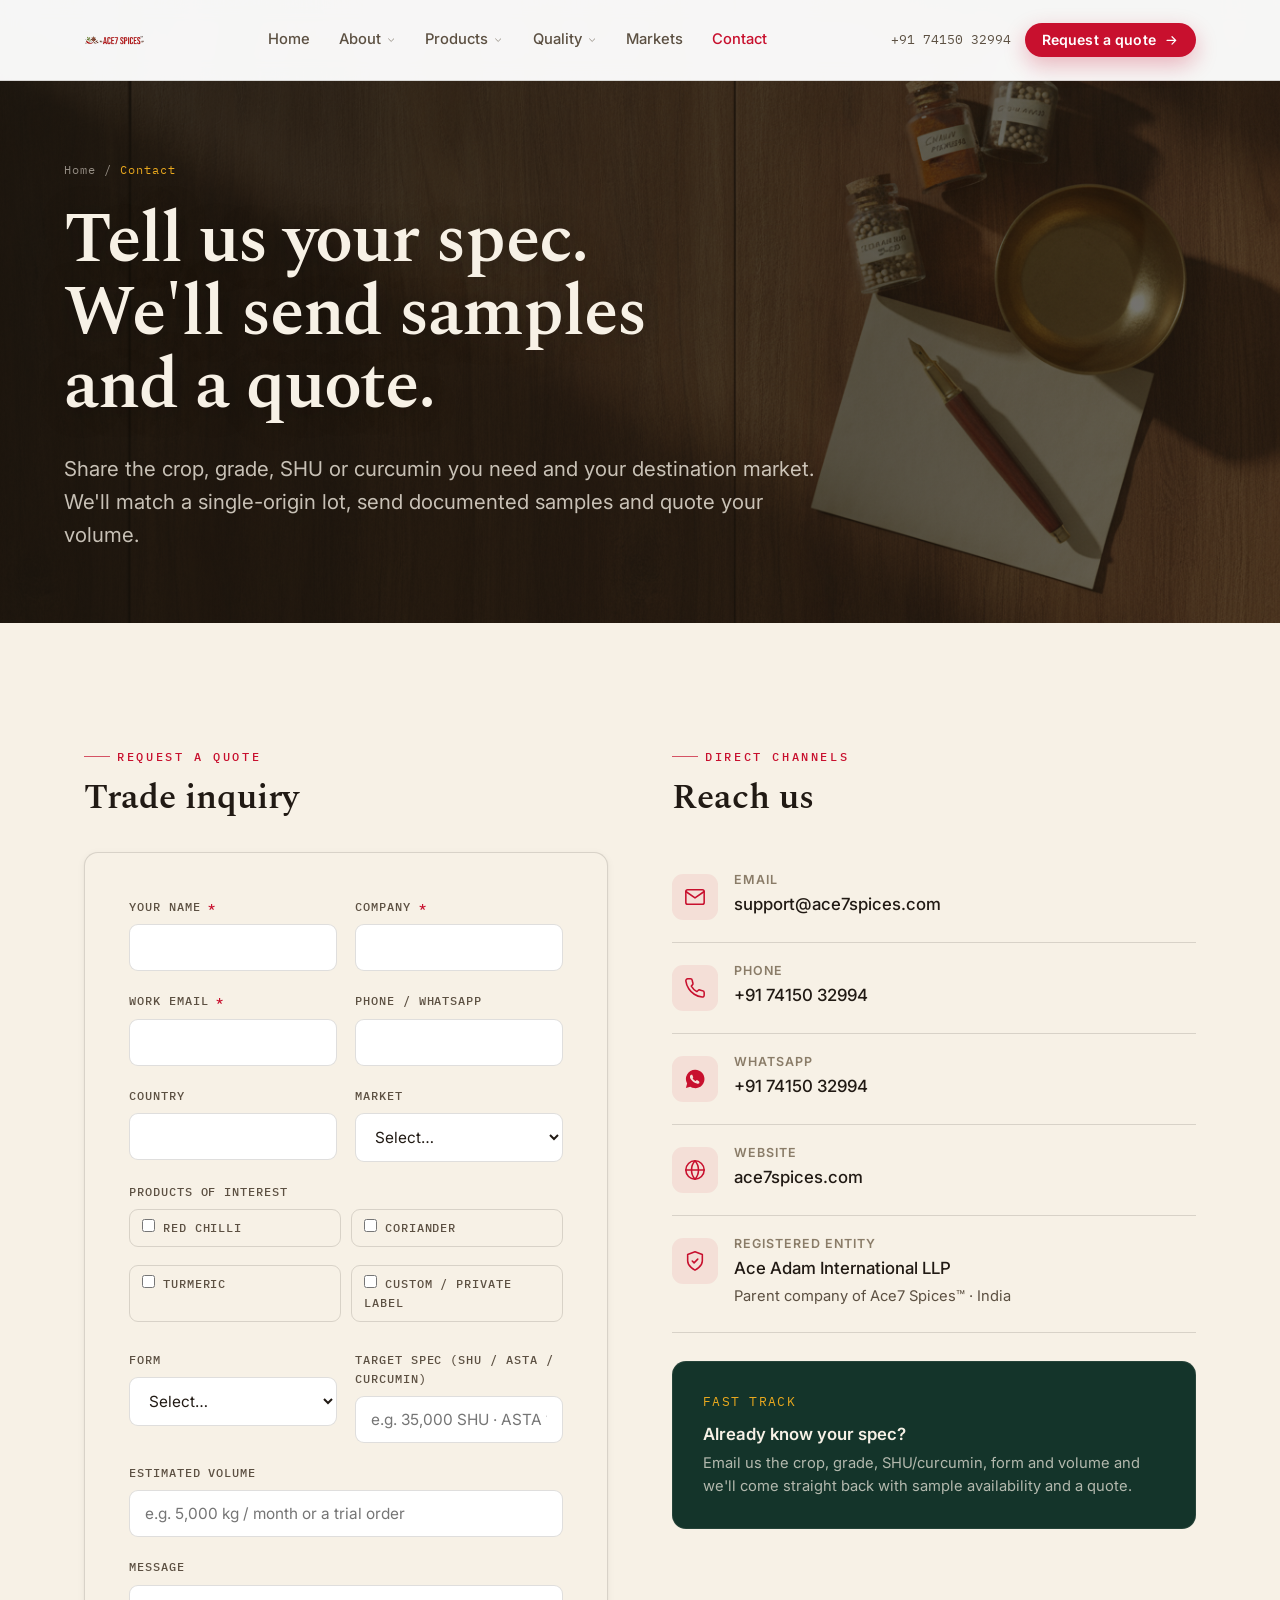
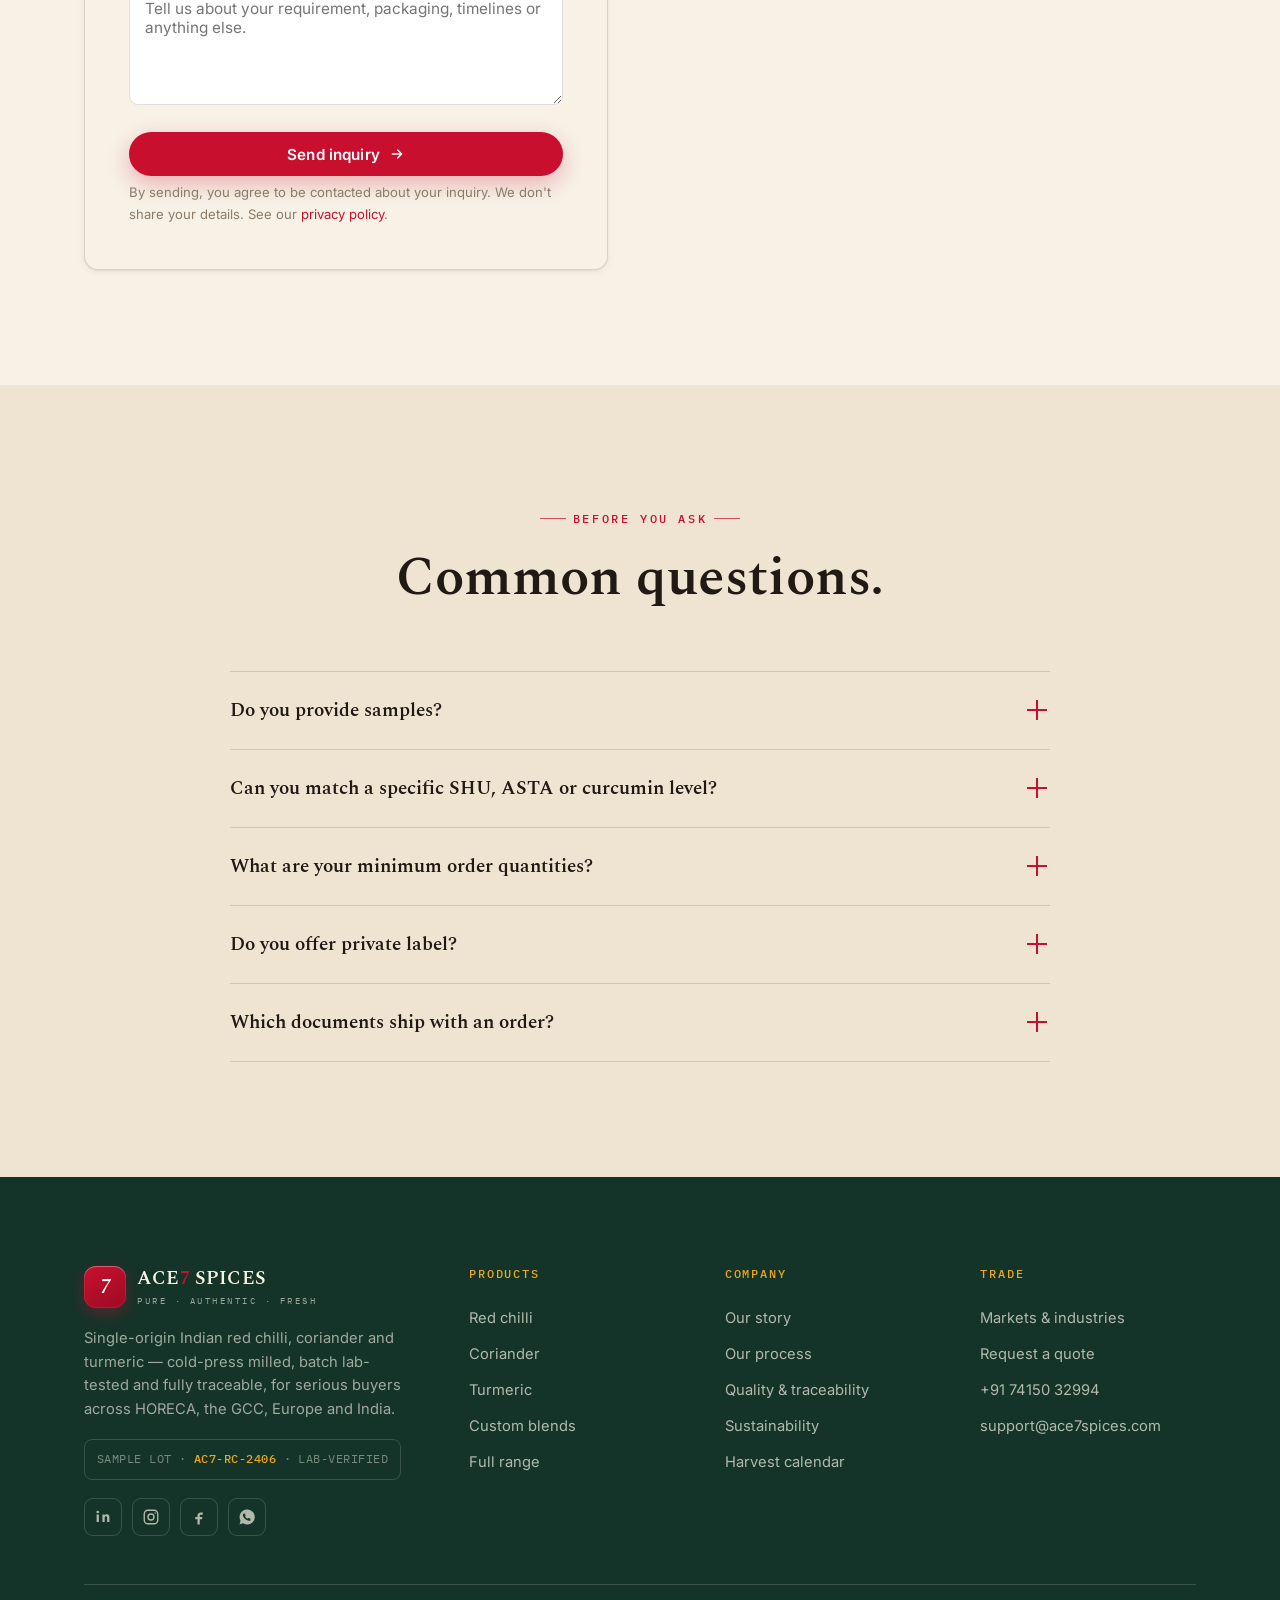
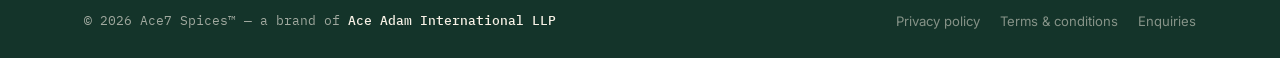
<file: contact.html>
<!DOCTYPE html><html lang="en"><head><meta charset="UTF-8"><meta name="viewport" content="width=device-width, initial-scale=1"><title>Contact & Request a Quote | Ace7 Spices</title><meta name="description" content="Request samples and a quote from Ace7 Spices. Tell us the crop, grade, SHU/curcumin, form and volume. Email support@ace7spices.com or call +91 74150 32994. A brand of Ace Adam International LLP."><meta property="og:title" content="Contact & Request a Quote | Ace7 Spices"><meta property="og:description" content="Request samples and a quote from Ace7 Spices. Tell us the crop, grade, SHU/curcumin, form and volume. Email support@ace7spices.com or call +91 74150 32994. A brand of Ace Adam International LLP."><meta property="og:type" content="website"><meta name="theme-color" content="#1E150F"><link rel="preconnect" href="https://fonts.googleapis.com"><link rel="preconnect" href="https://fonts.gstatic.com" crossorigin><link href="https://fonts.googleapis.com/css2?family=Fraunces:ital,opsz,wght@0,9..144,400..700;1,9..144,400..600&family=IBM+Plex+Mono:wght@400;500&family=IBM+Plex+Sans:wght@400;500;600;700&display=swap" rel="stylesheet"><link rel="stylesheet" href="assets/styles.css"></head><body><a href="#main" class="skip">Skip to content</a><header class="header"><div class="header__inner"><a class="brand" href="index.html" aria-label="Ace7 Spices home"><span class="brand__mark">7</span><span><span class="brand__name">ACE<b>7</b> SPICES</span><span class="brand__tag">The real flavours of India</span></span></a><nav class="nav" aria-label="Primary"><ul style="display:flex;align-items:center;gap:4px"><li class="nav__item"><a class="nav__link" href="index.html">Home</a></li><li class="nav__item"><span class="nav__link">About<svg viewBox="0 0 24 24" fill="none" stroke="currentColor" stroke-width="2.2" stroke-linecap="round" stroke-linejoin="round"><path d="M6 9l6 6 6-6"/></svg></span><div class="dropdown"><a href="about.html"><b>Our story</b><span>Origin, the Ace7 Standard & parent company</span></a><a href="process.html"><b>Our process</b><span>Source → sort → cold-press → ship</span></a><a href="sustainability.html"><b>Sustainability</b><span>Farmer partnerships & single-origin sourcing</span></a></div></li><li class="nav__item"><span class="nav__link">Products<svg viewBox="0 0 24 24" fill="none" stroke="currentColor" stroke-width="2.2" stroke-linecap="round" stroke-linejoin="round"><path d="M6 9l6 6 6-6"/></svg></span><div class="dropdown"><a href="products.html"><b>All products</b><span>Whole & powdered range overview</span></a><a href="red-chilli.html"><b>Red chilli — Guntur</b><span>16 varieties · SHU & ASTA to spec</span></a><a href="coriander.html"><b>Coriander — Rajasthan</b><span>Bold seed · high volatile oil</span></a><a href="turmeric.html"><b>Turmeric — Sangli & Salem</b><span>Graded by curcumin %</span></a><a href="custom-blends.html"><b>Custom blends & private label</b><span>Built to your formulation</span></a></div></li><li class="nav__item"><span class="nav__link">Quality<svg viewBox="0 0 24 24" fill="none" stroke="currentColor" stroke-width="2.2" stroke-linecap="round" stroke-linejoin="round"><path d="M6 9l6 6 6-6"/></svg></span><div class="dropdown"><a href="quality.html"><b>Quality & traceability</b><span>Batch lab-testing & lot tracing</span></a><a href="harvest-calendar.html"><b>Harvest calendar</b><span>Crop cycles & freshness windows</span></a></div></li><li class="nav__item"><a class="nav__link" href="industries.html">Markets</a></li><li class="nav__item"><a class="nav__link active" href="contact.html">Contact</a></li></ul></nav><div class="header__cta"><a class="header__phone" href="tel:+917415032994">+91 74150 32994</a><a class="btn btn--primary" href="contact.html">Request a quote <svg viewBox="0 0 24 24" fill="none" stroke="currentColor" stroke-width="2" stroke-linecap="round" stroke-linejoin="round"><path d="M5 12h14M13 6l6 6-6 6"/></svg></a></div><button class="burger" aria-label="Menu" aria-expanded="false" aria-controls="drawer"><span></span><span></span><span></span></button></div></header><nav class="drawer" id="drawer" aria-label="Mobile"><a href="index.html">Home</a><div class="grp-label">About</div><a class="sub" href="about.html">Our story</a><a class="sub" href="process.html">Our process</a><a class="sub" href="sustainability.html">Sustainability</a><div class="grp-label">Products</div><a class="sub" href="products.html">All products</a><a class="sub" href="red-chilli.html">Red chilli — Guntur</a><a class="sub" href="coriander.html">Coriander — Rajasthan</a><a class="sub" href="turmeric.html">Turmeric — Sangli &amp; Salem</a><a class="sub" href="custom-blends.html">Custom blends &amp; private label</a><div class="grp-label">Quality</div><a class="sub" href="quality.html">Quality &amp; traceability</a><a class="sub" href="harvest-calendar.html">Harvest calendar</a><div class="grp-label">More</div><a class="sub" href="industries.html">Markets &amp; industries</a><a class="sub" href="contact.html">Contact</a><a class="btn btn--primary" href="contact.html">Request a quote</a></nav><main id="main">
<section class="phero" style="padding-bottom:clamp(48px,6vw,72px)">
  <div class="phero__media"><img src="images/contact-hero.jpg" alt="Spice samples laid out for a buyer inquiry" loading="lazy" data-ph="Spice samples laid out for a buyer inquiry" data-ph-class="ph--wide" class=""></div>
  <div class="phero__inner reveal in">
    <p class="crumbs"><a href="index.html">Home</a> / <span>Contact</span></p>
    <h1 class="display">Tell us your spec. We'll send samples and a quote.</h1>
    <p>Share the crop, grade, SHU or curcumin you need and your destination market. We'll match a single-origin lot, send documented samples and quote your volume.</p>
  </div>
</section>

<section class="section">
  <div class="wrap">
    <div class="split" style="align-items:start;gap:clamp(30px,5vw,64px)">
      <div class="reveal">
        <span class="eyebrow">Request a quote</span>
        <h2 style="font-size:clamp(1.6rem,3vw,2.2rem);margin:.4em 0 1em">Trade inquiry</h2>
        <div class="formcard">
          <form data-inquiry novalidate>
            <div class="field-row">
              <div class="field"><label for="name">Your name <span class="req">*</span></label><input id="name" name="name" type="text" required autocomplete="name"></div>
              <div class="field"><label for="company">Company <span class="req">*</span></label><input id="company" name="company" type="text" required autocomplete="organization"></div>
            </div>
            <div class="field-row">
              <div class="field"><label for="email">Work email <span class="req">*</span></label><input id="email" name="email" type="email" required autocomplete="email"></div>
              <div class="field"><label for="phone">Phone / WhatsApp</label><input id="phone" name="phone" type="tel" autocomplete="tel"></div>
            </div>
            <div class="field-row">
              <div class="field"><label for="country">Country</label><input id="country" name="country" type="text" autocomplete="country-name"></div>
              <div class="field"><label for="market">Market</label>
                <select id="market" name="market"><option value="">Select…</option><option>HORECA</option><option>GCC / Gulf</option><option>Europe</option><option>India</option><option>Other</option></select>
              </div>
            </div>
            <div class="field">
              <label>Products of interest</label>
              <div class="checkgroup">
                <label class="checkitem"><input type="checkbox" value="Red chilli"> Red chilli</label>
                <label class="checkitem"><input type="checkbox" value="Coriander"> Coriander</label>
                <label class="checkitem"><input type="checkbox" value="Turmeric"> Turmeric</label>
                <label class="checkitem"><input type="checkbox" value="Custom blend / private label"> Custom / private label</label>
              </div>
            </div>
            <div class="field-row">
              <div class="field"><label for="form">Form</label>
                <select id="form" name="form"><option value="">Select…</option><option>Whole</option><option>Powder</option><option>Both</option><option>Crushed / flakes</option></select>
              </div>
              <div class="field"><label for="grade">Target spec (SHU / ASTA / curcumin)</label><input id="grade" name="grade" type="text" placeholder="e.g. 35,000 SHU · ASTA 160"></div>
            </div>
            <div class="field"><label for="volume">Estimated volume</label><input id="volume" name="volume" type="text" placeholder="e.g. 5,000 kg / month or a trial order"></div>
            <div class="field"><label for="message">Message</label><textarea id="message" name="message" placeholder="Tell us about your requirement, packaging, timelines or anything else."></textarea></div>
            <button class="btn btn--primary" type="submit" style="width:100%;justify-content:center">Send inquiry <svg viewBox="0 0 24 24" fill="none" stroke="currentColor" stroke-width="2" stroke-linecap="round" stroke-linejoin="round"><path d="M5 12h14M13 6l6 6-6 6"/></svg></button>
            <p class="form-note">By sending, you agree to be contacted about your inquiry. We don't share your details. See our <a href="privacy-policy.html" style="color:var(--chilli)">privacy policy</a>.</p>
          </form>
          <div class="form-success"><svg viewBox="0 0 24 24" fill="none" stroke="currentColor" stroke-width="2" stroke-linecap="round" stroke-linejoin="round"><path d="M20 6L9 17l-5-5"/></svg>
            <h4>Thanks — your inquiry is ready to send.</h4>
            <p>To make sure it reaches us, tap below to open it in your email app. We typically reply within one business day.</p>
            <a class="btn btn--primary" data-mailto href="mailto:support@ace7spices.com" style="margin-top:16px">Open in email <svg viewBox="0 0 24 24" fill="none" stroke="currentColor" stroke-width="2" stroke-linecap="round" stroke-linejoin="round"><path d="M5 12h14M13 6l6 6-6 6"/></svg></a>
          </div>
        </div>
      </div>

      <div class="reveal d1">
        <span class="eyebrow">Direct channels</span>
        <h2 style="font-size:clamp(1.6rem,3vw,2.2rem);margin:.4em 0 1em">Reach us</h2>
        <div class="infocard"><div class="infocard__ico"><svg viewBox="0 0 24 24" fill="none" stroke="currentColor" stroke-width="1.7" stroke-linecap="round" stroke-linejoin="round"><rect x="2" y="4" width="20" height="16" rx="2"/><path d="m2 6 10 7L22 6"/></svg></div><div><h4>Email</h4><a href="mailto:support@ace7spices.com">support@ace7spices.com</a></div></div>
        <div class="infocard"><div class="infocard__ico"><svg viewBox="0 0 24 24" fill="none" stroke="currentColor" stroke-width="1.7" stroke-linecap="round" stroke-linejoin="round"><path d="M22 16.9v3a2 2 0 0 1-2.2 2 19.8 19.8 0 0 1-8.6-3.1 19.5 19.5 0 0 1-6-6A19.8 19.8 0 0 1 2 4.2 2 2 0 0 1 4 2h3a2 2 0 0 1 2 1.7c.1 1 .4 1.9.7 2.8a2 2 0 0 1-.5 2.1L8 9.9a16 16 0 0 0 6 6l1.3-1.2a2 2 0 0 1 2.1-.5c.9.3 1.8.6 2.8.7a2 2 0 0 1 1.8 2Z"/></svg></div><div><h4>Phone</h4><a href="tel:+917415032994">+91 74150 32994</a></div></div>
        <div class="infocard"><div class="infocard__ico"><svg viewBox="0 0 24 24" fill="currentColor"><path d="M12 2a10 10 0 0 0-8.6 15l-1.3 4.7 4.8-1.3A10 10 0 1 0 12 2Zm5.3 13.9c-.2.6-1.3 1.2-1.8 1.2-.5.1-1 .2-3.3-.7-2.8-1.1-4.5-3.9-4.7-4.1-.1-.2-1-1.4-1-2.6 0-1.3.6-1.9.9-2.1.2-.3.5-.3.7-.3h.5c.2 0 .4 0 .6.5l.8 2c.1.1.1.3 0 .5l-.4.5c-.2.2-.3.3-.1.6.2.3.8 1.3 1.7 2 1.2.9 1.5 1 1.8.7.2-.3.4-.5.6-.7l.5-.2 1.9.9c.2.1.4.2.5.3.1.4.1 1-.1 1.6Z"/></svg></div><div><h4>WhatsApp</h4><a href="https://wa.me/917415032994">+91 74150 32994</a></div></div>
        <div class="infocard"><div class="infocard__ico"><svg viewBox="0 0 24 24" fill="none" stroke="currentColor" stroke-width="1.7" stroke-linecap="round" stroke-linejoin="round"><circle cx="12" cy="12" r="10"/><path d="M2 12h20M12 2a15 15 0 0 1 0 20 15 15 0 0 1 0-20Z"/></svg></div><div><h4>Website</h4><a href="https://ace7spices.com">ace7spices.com</a></div></div>
        <div class="infocard"><div class="infocard__ico"><svg viewBox="0 0 24 24" fill="none" stroke="currentColor" stroke-width="1.7" stroke-linecap="round" stroke-linejoin="round"><path d="M12 22s8-4 8-10V5l-8-3-8 3v7c0 6 8 10 8 10Z"/><path d="m9 12 2 2 4-4"/></svg></div><div><h4>Registered entity</h4><p>Ace Adam International LLP<br><span class="muted" style="font-size:.92rem;font-weight:400">Parent company of Ace7 Spices™ · India</span></p></div></div>

        <div class="card card--roast" style="margin-top:28px;background:var(--roast)">
          <div class="card__num" style="color:var(--turmeric-2)">FAST TRACK</div>
          <h4 style="color:var(--paper)">Already know your spec?</h4>
          <p>Email us the crop, grade, SHU/curcumin, form and volume and we'll come straight back with sample availability and a quote.</p>
        </div>
      </div>
    </div>
  </div>
</section>

<section class="section paper-2">
  <div class="wrap">
    <div class="section-head center reveal"><span class="eyebrow center">Before you ask</span><h2>Common questions.</h2></div>
    <div class="accordion reveal" style="max-width:820px;margin-inline:auto">
      <div class="acc"><button class="acc__q" aria-expanded="false">Do you provide samples?<span class="acc__ico"></span></button><div class="acc__a"><div class="acc__a-inner">Yes. We send documented samples with a lab report so you can verify the spec before committing to a volume order. Tell us the crop, grade and form you'd like to evaluate.</div></div></div>
      <div class="acc"><button class="acc__q" aria-expanded="false">Can you match a specific SHU, ASTA or curcumin level?<span class="acc__ico"></span></button><div class="acc__a"><div class="acc__a-inner">That's the core of how we work. For chilli we set pungency (SHU) and colour (ASTA); for turmeric we grade by curcumin. Share your target and we'll match a single-origin lot and confirm it by lab report.</div></div></div>
      <div class="acc"><button class="acc__q" aria-expanded="false">What are your minimum order quantities?<span class="acc__ico"></span></button><div class="acc__a"><div class="acc__a-inner">MOQs depend on the crop, grade and destination. We handle trial orders through to regular bulk contracts — tell us your volume and market and we'll advise what works.</div></div></div>
      <div class="acc"><button class="acc__q" aria-expanded="false">Do you offer private label?<span class="acc__ico"></span></button><div class="acc__a"><div class="acc__a-inner">Yes — both white-label (unbranded, ready for your packaging) and private-label (filled and sealed in your packs). See our custom blends &amp; private label page for details.</div></div></div>
      <div class="acc"><button class="acc__q" aria-expanded="false">Which documents ship with an order?<span class="acc__ico"></span></button><div class="acc__a"><div class="acc__a-inner">Export-grade lots travel with a Certificate of Analysis, specification sheet, commercial invoice, packing list, certificate of origin and phytosanitary documentation as your market requires.</div></div></div>
    </div>
  </div>
</section>
</main><footer class="footer"><div class="wrap"><div class="footer__top"><div class="footer__brand"><a class="brand" href="index.html"><span class="brand__mark">7</span><span><span class="brand__name">ACE<b>7</b> SPICES</span><span class="brand__tag">Pure · Authentic · Fresh</span></span></a><p class="footer__about">Single-origin Indian red chilli, coriander and turmeric — cold-press milled, batch lab-tested and fully traceable, for serious buyers across HORECA, the GCC, Europe and India.</p><div class="footer__lot">SAMPLE LOT · <b>AC7-RC-2406</b> · LAB-VERIFIED</div><div class="footer__social"><a href="#" aria-label="LinkedIn"><svg viewBox="0 0 24 24" fill="currentColor"><path d="M6.5 8.5v10h-3v-10h3Zm-1.5-5a1.8 1.8 0 1 1 0 3.6 1.8 1.8 0 0 1 0-3.6ZM20.5 18.5h-3v-5.3c0-1.3-.5-2.1-1.6-2.1-1.2 0-1.7.8-1.7 2.1v5.3h-3v-10h3v1.3c.5-.8 1.4-1.6 3-1.6 2.2 0 3.3 1.4 3.3 4.2v6.1Z"/></svg></a><a href="#" aria-label="Instagram"><svg viewBox="0 0 24 24" fill="none" stroke="currentColor" stroke-width="1.8"><rect x="3" y="3" width="18" height="18" rx="5"/><circle cx="12" cy="12" r="4"/><circle cx="17.5" cy="6.5" r="1" fill="currentColor" stroke="none"/></svg></a><a href="#" aria-label="Facebook"><svg viewBox="0 0 24 24" fill="currentColor"><path d="M14 9h3V6h-3c-2.2 0-4 1.8-4 4v2H7v3h3v7h3v-7h3l.5-3H13v-2c0-.6.4-1 1-1Z"/></svg></a><a href="https://wa.me/917415032994" aria-label="WhatsApp"><svg viewBox="0 0 24 24" fill="currentColor"><path d="M12 2a10 10 0 0 0-8.6 15l-1.3 4.7 4.8-1.3A10 10 0 1 0 12 2Zm5.3 13.9c-.2.6-1.3 1.2-1.8 1.2-.5.1-1 .2-3.3-.7-2.8-1.1-4.5-3.9-4.7-4.1-.1-.2-1-1.4-1-2.6 0-1.3.6-1.9.9-2.1.2-.3.5-.3.7-.3h.5c.2 0 .4 0 .6.5l.8 2c.1.1.1.3 0 .5l-.4.5c-.2.2-.3.3-.1.6.2.3.8 1.3 1.7 2 1.2.9 1.5 1 1.8.7.2-.3.4-.5.6-.7l.5-.2 1.9.9c.2.1.4.2.5.3.1.4.1 1-.1 1.6Z"/></svg></a></div></div><div><h5>Products</h5><div class="footer__links"><a href="red-chilli.html">Red chilli</a><a href="coriander.html">Coriander</a><a href="turmeric.html">Turmeric</a><a href="custom-blends.html">Custom blends</a><a href="products.html">Full range</a></div></div><div><h5>Company</h5><div class="footer__links"><a href="about.html">Our story</a><a href="process.html">Our process</a><a href="quality.html">Quality &amp; traceability</a><a href="sustainability.html">Sustainability</a><a href="harvest-calendar.html">Harvest calendar</a></div></div><div><h5>Trade</h5><div class="footer__links"><a href="industries.html">Markets &amp; industries</a><a href="contact.html">Request a quote</a><a href="tel:+917415032994">+91 74150 32994</a><a href="mailto:support@ace7spices.com">support@ace7spices.com</a></div></div></div><div class="footer__bottom"><span class="footer__parent">© <span data-year>2025</span> Ace7 Spices™ — a brand of <b>Ace Adam International LLP</b></span><div class="footer__legal"><a href="privacy-policy.html">Privacy policy</a><a href="terms.html">Terms &amp; conditions</a><a href="contact.html">Enquiries</a></div></div></div></footer><script src="assets/script.js"></script></body></html>
</file>
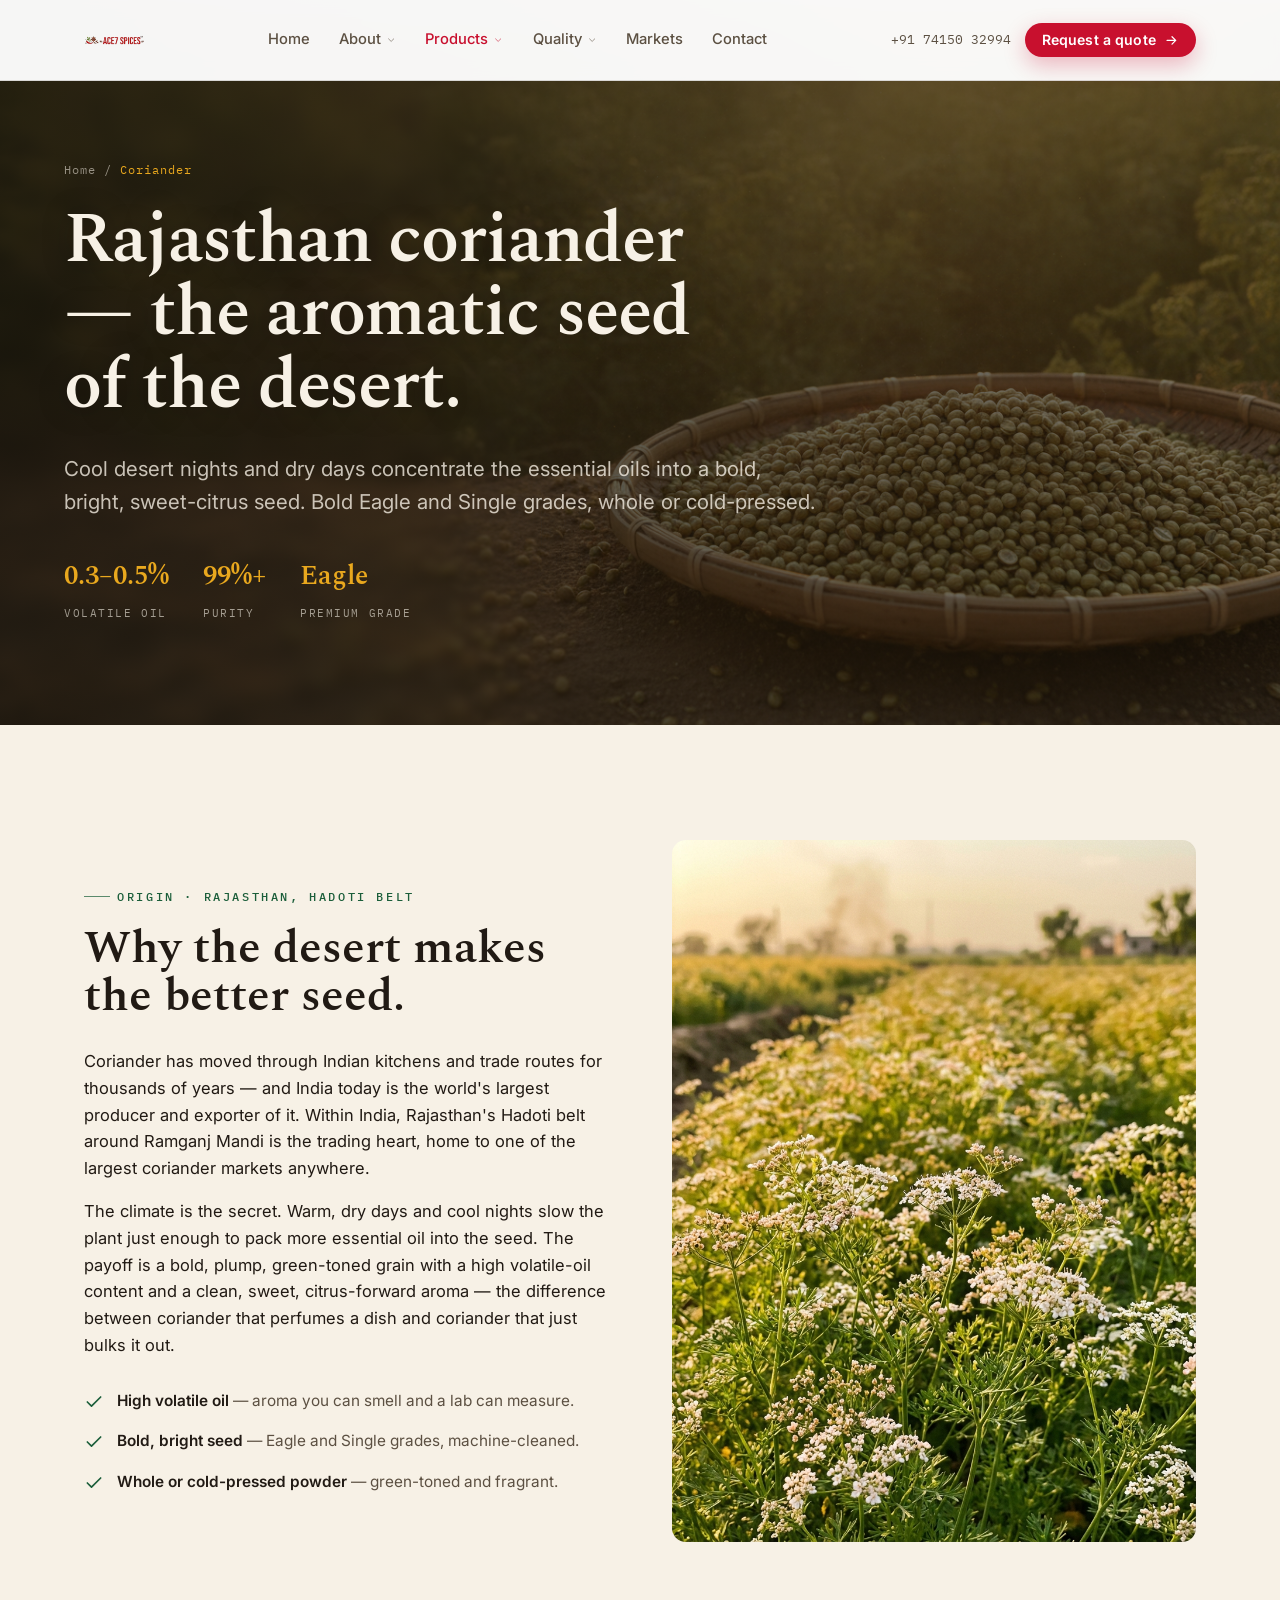
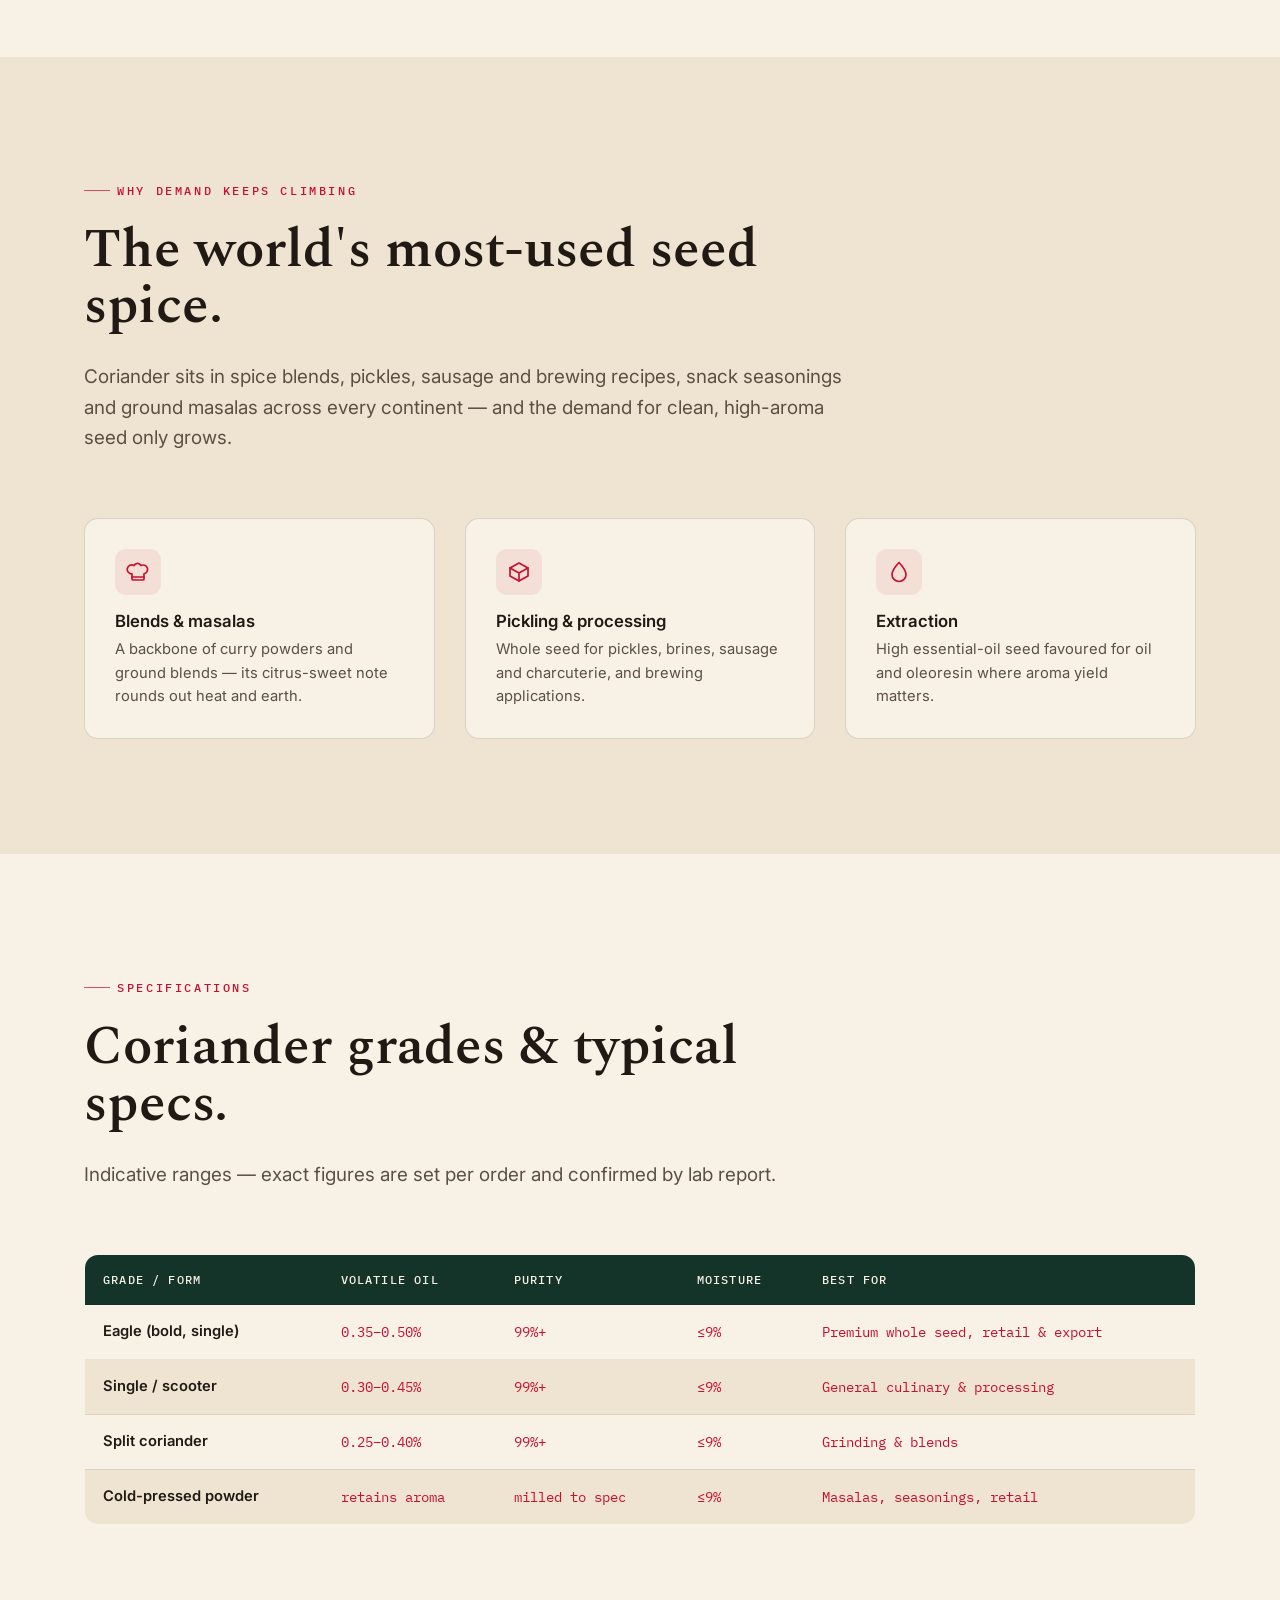
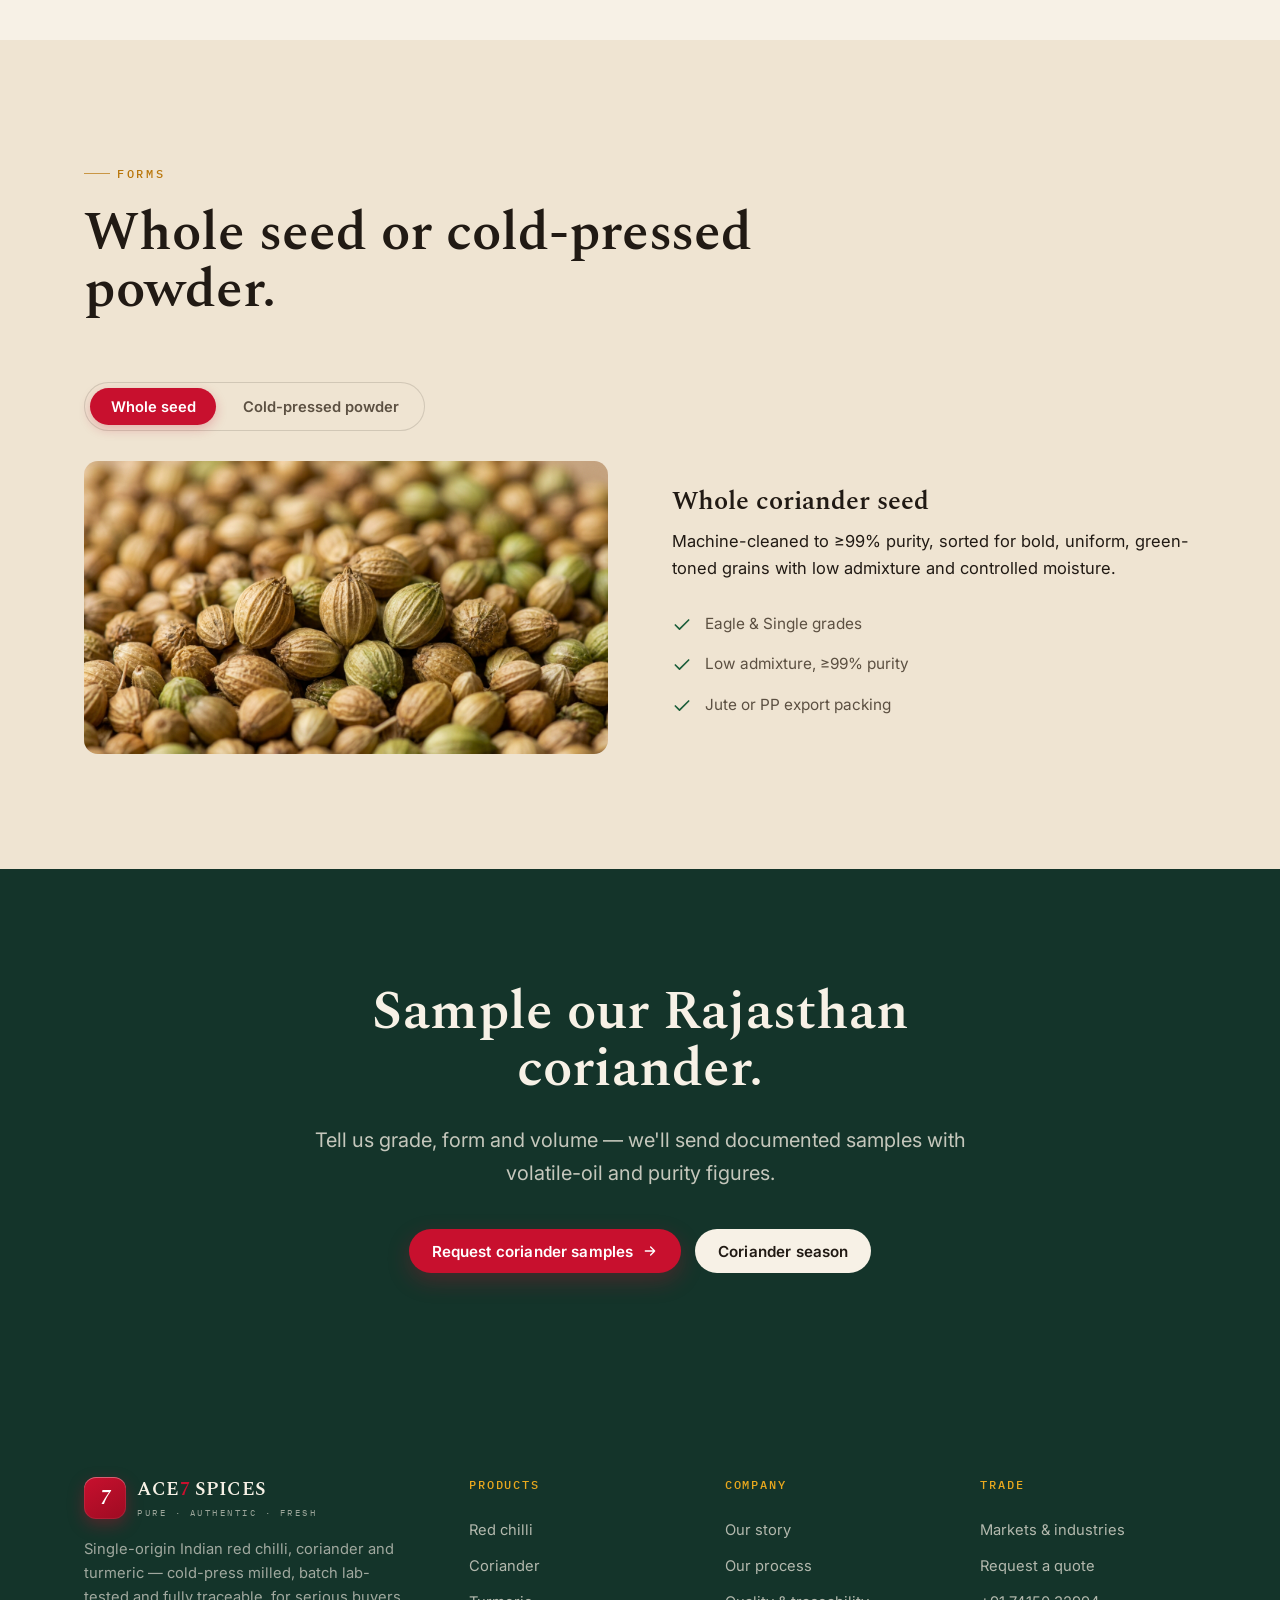
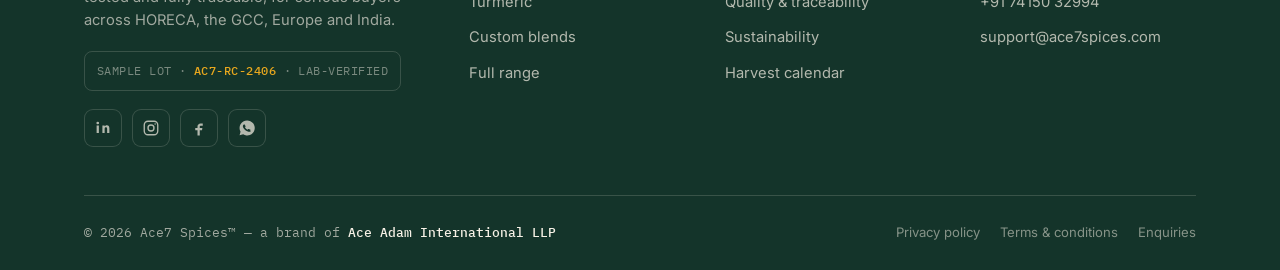
<file: coriander.html>
<!DOCTYPE html><html lang="en"><head><meta charset="UTF-8"><meta name="viewport" content="width=device-width, initial-scale=1"><title>Rajasthan Coriander Exporter — High Volatile-Oil Seed | Ace7 Spices</title><meta name="description" content="Single-origin Rajasthan coriander from Ace7 Spices: bold Eagle & Single grades, high volatile oil, ≥99% purity, whole seed or cold-pressed powder. Lab-verified, export-ready."><meta property="og:title" content="Rajasthan Coriander Exporter — High Volatile-Oil Seed | Ace7 Spices"><meta property="og:description" content="Single-origin Rajasthan coriander from Ace7 Spices: bold Eagle & Single grades, high volatile oil, ≥99% purity, whole seed or cold-pressed powder. Lab-verified, export-ready."><meta property="og:type" content="website"><meta name="theme-color" content="#1E150F"><link rel="preconnect" href="https://fonts.googleapis.com"><link rel="preconnect" href="https://fonts.gstatic.com" crossorigin><link href="https://fonts.googleapis.com/css2?family=Fraunces:ital,opsz,wght@0,9..144,400..700;1,9..144,400..600&family=IBM+Plex+Mono:wght@400;500&family=IBM+Plex+Sans:wght@400;500;600;700&display=swap" rel="stylesheet"><link rel="stylesheet" href="assets/styles.css"></head><body><a href="#main" class="skip">Skip to content</a><header class="header"><div class="header__inner"><a class="brand" href="index.html" aria-label="Ace7 Spices home"><span class="brand__mark">7</span><span><span class="brand__name">ACE<b>7</b> SPICES</span><span class="brand__tag">The real flavours of India</span></span></a><nav class="nav" aria-label="Primary"><ul style="display:flex;align-items:center;gap:4px"><li class="nav__item"><a class="nav__link" href="index.html">Home</a></li><li class="nav__item"><span class="nav__link">About<svg viewBox="0 0 24 24" fill="none" stroke="currentColor" stroke-width="2.2" stroke-linecap="round" stroke-linejoin="round"><path d="M6 9l6 6 6-6"/></svg></span><div class="dropdown"><a href="about.html"><b>Our story</b><span>Origin, the Ace7 Standard & parent company</span></a><a href="process.html"><b>Our process</b><span>Source → sort → cold-press → ship</span></a><a href="sustainability.html"><b>Sustainability</b><span>Farmer partnerships & single-origin sourcing</span></a></div></li><li class="nav__item"><span class="nav__link active">Products<svg viewBox="0 0 24 24" fill="none" stroke="currentColor" stroke-width="2.2" stroke-linecap="round" stroke-linejoin="round"><path d="M6 9l6 6 6-6"/></svg></span><div class="dropdown"><a href="products.html"><b>All products</b><span>Whole & powdered range overview</span></a><a href="red-chilli.html"><b>Red chilli — Guntur</b><span>16 varieties · SHU & ASTA to spec</span></a><a href="coriander.html"><b>Coriander — Rajasthan</b><span>Bold seed · high volatile oil</span></a><a href="turmeric.html"><b>Turmeric — Sangli & Salem</b><span>Graded by curcumin %</span></a><a href="custom-blends.html"><b>Custom blends & private label</b><span>Built to your formulation</span></a></div></li><li class="nav__item"><span class="nav__link">Quality<svg viewBox="0 0 24 24" fill="none" stroke="currentColor" stroke-width="2.2" stroke-linecap="round" stroke-linejoin="round"><path d="M6 9l6 6 6-6"/></svg></span><div class="dropdown"><a href="quality.html"><b>Quality & traceability</b><span>Batch lab-testing & lot tracing</span></a><a href="harvest-calendar.html"><b>Harvest calendar</b><span>Crop cycles & freshness windows</span></a></div></li><li class="nav__item"><a class="nav__link" href="industries.html">Markets</a></li><li class="nav__item"><a class="nav__link" href="contact.html">Contact</a></li></ul></nav><div class="header__cta"><a class="header__phone" href="tel:+917415032994">+91 74150 32994</a><a class="btn btn--primary" href="contact.html">Request a quote <svg viewBox="0 0 24 24" fill="none" stroke="currentColor" stroke-width="2" stroke-linecap="round" stroke-linejoin="round"><path d="M5 12h14M13 6l6 6-6 6"/></svg></a></div><button class="burger" aria-label="Menu" aria-expanded="false" aria-controls="drawer"><span></span><span></span><span></span></button></div></header><nav class="drawer" id="drawer" aria-label="Mobile"><a href="index.html">Home</a><div class="grp-label">About</div><a class="sub" href="about.html">Our story</a><a class="sub" href="process.html">Our process</a><a class="sub" href="sustainability.html">Sustainability</a><div class="grp-label">Products</div><a class="sub" href="products.html">All products</a><a class="sub" href="red-chilli.html">Red chilli — Guntur</a><a class="sub" href="coriander.html">Coriander — Rajasthan</a><a class="sub" href="turmeric.html">Turmeric — Sangli &amp; Salem</a><a class="sub" href="custom-blends.html">Custom blends &amp; private label</a><div class="grp-label">Quality</div><a class="sub" href="quality.html">Quality &amp; traceability</a><a class="sub" href="harvest-calendar.html">Harvest calendar</a><div class="grp-label">More</div><a class="sub" href="industries.html">Markets &amp; industries</a><a class="sub" href="contact.html">Contact</a><a class="btn btn--primary" href="contact.html">Request a quote</a></nav><main id="main">
<section class="phero">
  <div class="phero__media"><img src="images/coriander-hero.jpg" alt="Bold green coriander seed in close-up" loading="lazy" data-ph="Bold green coriander seed in close-up" data-ph-class="ph--wide" class=""></div>
  <div class="phero__inner reveal in">
    <p class="crumbs"><a href="index.html">Home</a> / <span>Coriander</span></p>
    <h1 class="display">Rajasthan coriander — the aromatic seed of the desert.</h1>
    <p>Cool desert nights and dry days concentrate the essential oils into a bold, bright, sweet-citrus seed. Bold Eagle and Single grades, whole or cold-pressed.</p>
    <div class="phero__meta"><div class="m"><b>0.3–0.5%</b><span>Volatile oil</span></div><div class="m"><b>99%+</b><span>Purity</span></div><div class="m"><b>Eagle</b><span>Premium grade</span></div></div>
  </div>
</section>

<section class="section">
  <div class="wrap">
    <div class="split">
      <div class="split__body reveal">
        <span class="eyebrow leaf">Origin · Rajasthan, Hadoti belt</span>
        <h2>Why the desert makes the better seed.</h2>
        <p>Coriander has moved through Indian kitchens and trade routes for thousands of years — and India today is the world's largest producer and exporter of it. Within India, Rajasthan's Hadoti belt around Ramganj Mandi is the trading heart, home to one of the largest coriander markets anywhere.</p>
        <p>The climate is the secret. Warm, dry days and cool nights slow the plant just enough to pack more essential oil into the seed. The payoff is a bold, plump, green-toned grain with a high volatile-oil content and a clean, sweet, citrus-forward aroma — the difference between coriander that perfumes a dish and coriander that just bulks it out.</p>
        <ul class="checklist">
          <li><svg viewBox="0 0 24 24" fill="none" stroke="currentColor" stroke-width="2" stroke-linecap="round" stroke-linejoin="round"><path d="M20 6L9 17l-5-5"/></svg><span><b>High volatile oil</b> — aroma you can smell and a lab can measure.</span></li>
          <li><svg viewBox="0 0 24 24" fill="none" stroke="currentColor" stroke-width="2" stroke-linecap="round" stroke-linejoin="round"><path d="M20 6L9 17l-5-5"/></svg><span><b>Bold, bright seed</b> — Eagle and Single grades, machine-cleaned.</span></li>
          <li><svg viewBox="0 0 24 24" fill="none" stroke="currentColor" stroke-width="2" stroke-linecap="round" stroke-linejoin="round"><path d="M20 6L9 17l-5-5"/></svg><span><b>Whole or cold-pressed powder</b> — green-toned and fragrant.</span></li>
        </ul>
      </div>
      <div class="split__media reveal d1"><img src="images/coriander-field.jpg" alt="Coriander crop flowering in a Rajasthan field" loading="lazy" data-ph="Coriander crop flowering in a Rajasthan field" data-ph-class="ph--tall" class=""></div>
    </div>
  </div>
</section>

<section class="section paper-2">
  <div class="wrap">
    <div class="section-head reveal"><span class="eyebrow">Why demand keeps climbing</span><h2>The world's most-used seed spice.</h2><p>Coriander sits in spice blends, pickles, sausage and brewing recipes, snack seasonings and ground masalas across every continent — and the demand for clean, high-aroma seed only grows.</p></div>
    <div class="grid g-3">
      <div class="card reveal"><div class="card__ico"><svg viewBox="0 0 24 24" fill="none" stroke="currentColor" stroke-width="1.7" stroke-linecap="round" stroke-linejoin="round"><path d="M6 13.9V19a1 1 0 0 0 1 1h10a1 1 0 0 0 1-1v-5.1a4.5 4.5 0 1 0-3-8.4 4 4 0 0 0-7 0 4.5 4.5 0 1 0-2 8.4Z"/><path d="M6 17h12"/></svg></div><h4>Blends &amp; masalas</h4><p>A backbone of curry powders and ground blends — its citrus-sweet note rounds out heat and earth.</p></div>
      <div class="card reveal d1"><div class="card__ico"><svg viewBox="0 0 24 24" fill="none" stroke="currentColor" stroke-width="1.7" stroke-linecap="round" stroke-linejoin="round"><path d="m21 8-9-5-9 5v8l9 5 9-5V8Z"/><path d="m3 8 9 5 9-5M12 13v8"/></svg></div><h4>Pickling &amp; processing</h4><p>Whole seed for pickles, brines, sausage and charcuterie, and brewing applications.</p></div>
      <div class="card reveal d2"><div class="card__ico"><svg viewBox="0 0 24 24" fill="none" stroke="currentColor" stroke-width="1.7" stroke-linecap="round" stroke-linejoin="round"><path d="M12 2.5S5 10 5 14.5a7 7 0 0 0 14 0C19 10 12 2.5 12 2.5Z"/></svg></div><h4>Extraction</h4><p>High essential-oil seed favoured for oil and oleoresin where aroma yield matters.</p></div>
    </div>
  </div>
</section>

<section class="section">
  <div class="wrap">
    <div class="section-head reveal"><span class="eyebrow">Specifications</span><h2>Coriander grades &amp; typical specs.</h2><p>Indicative ranges — exact figures are set per order and confirmed by lab report.</p></div>
    <div class="table-scroll reveal"><table class="spectable"><thead><tr><th>Grade / form</th><th>Volatile oil</th><th>Purity</th><th>Moisture</th><th>Best for</th></tr></thead><tbody><tr><td>Eagle (bold, single)</td><td class="mono">0.35–0.50%</td><td class="mono">99%+</td><td class="mono">≤9%</td><td class="mono">Premium whole seed, retail &amp; export</td></tr><tr><td>Single / scooter</td><td class="mono">0.30–0.45%</td><td class="mono">99%+</td><td class="mono">≤9%</td><td class="mono">General culinary &amp; processing</td></tr><tr><td>Split coriander</td><td class="mono">0.25–0.40%</td><td class="mono">99%+</td><td class="mono">≤9%</td><td class="mono">Grinding &amp; blends</td></tr><tr><td>Cold-pressed powder</td><td class="mono">retains aroma</td><td class="mono">milled to spec</td><td class="mono">≤9%</td><td class="mono">Masalas, seasonings, retail</td></tr></tbody></table></div>
  </div>
</section>

<section class="section roast">
  <div class="wrap" data-tabs>
    <div class="section-head reveal"><span class="eyebrow cream">Forms</span><h2>Whole seed or cold-pressed powder.</h2></div>
    <div class="tabs reveal" style="margin-bottom:30px">
      <button class="tab active" data-tab="cseed">Whole seed</button>
      <button class="tab" data-tab="cpowder">Cold-pressed powder</button>
    </div>
    <div class="tabpanel active" data-panel="cseed">
      <div class="split"><div class="split__media reveal"><img src="images/coriander-seed-macro.jpg" alt="Macro of whole coriander seeds" loading="lazy" data-ph="Macro of whole coriander seeds" data-ph-class="ph--wide" class=""></div>
      <div class="split__body reveal d1"><h3 style="font-size:1.6rem;margin-bottom:.5em">Whole coriander seed</h3><p>Machine-cleaned to ≥99% purity, sorted for bold, uniform, green-toned grains with low admixture and controlled moisture.</p><ul class="checklist"><li><svg viewBox="0 0 24 24" fill="none" stroke="currentColor" stroke-width="2" stroke-linecap="round" stroke-linejoin="round"><path d="M20 6L9 17l-5-5"/></svg><span>Eagle &amp; Single grades</span></li><li><svg viewBox="0 0 24 24" fill="none" stroke="currentColor" stroke-width="2" stroke-linecap="round" stroke-linejoin="round"><path d="M20 6L9 17l-5-5"/></svg><span>Low admixture, ≥99% purity</span></li><li><svg viewBox="0 0 24 24" fill="none" stroke="currentColor" stroke-width="2" stroke-linecap="round" stroke-linejoin="round"><path d="M20 6L9 17l-5-5"/></svg><span>Jute or PP export packing</span></li></ul></div></div>
    </div>
    <div class="tabpanel" data-panel="cpowder">
      <div class="split"><div class="split__media reveal"><img src="images/coriander-powder.jpg" alt="Green-toned cold-pressed coriander powder" loading="lazy" data-ph="Green-toned cold-pressed coriander powder" data-ph-class="ph--wide" class=""></div>
      <div class="split__body reveal d1"><h3 style="font-size:1.6rem;margin-bottom:.5em">Cold-pressed coriander powder</h3><p>Low-RPM milled so the powder keeps its fresh green colour and sweet-citrus aroma instead of turning dull and flat. Ground to your mesh.</p><ul class="checklist"><li><svg viewBox="0 0 24 24" fill="none" stroke="currentColor" stroke-width="2" stroke-linecap="round" stroke-linejoin="round"><path d="M20 6L9 17l-5-5"/></svg><span>Aroma &amp; colour preserved</span></li><li><svg viewBox="0 0 24 24" fill="none" stroke="currentColor" stroke-width="2" stroke-linecap="round" stroke-linejoin="round"><path d="M20 6L9 17l-5-5"/></svg><span>Mesh ground to order</span></li><li><svg viewBox="0 0 24 24" fill="none" stroke="currentColor" stroke-width="2" stroke-linecap="round" stroke-linejoin="round"><path d="M20 6L9 17l-5-5"/></svg><span>No fillers or additives</span></li></ul></div></div>
    </div>
  </div>
</section>

<section class="section roast ctaband">
  <div class="wrap"><div class="ctaband__inner reveal">
    <h2>Sample our Rajasthan coriander.</h2>
    <p>Tell us grade, form and volume — we'll send documented samples with volatile-oil and purity figures.</p>
    <div class="btn-row"><a class="btn btn--primary" href="contact.html">Request coriander samples <svg viewBox="0 0 24 24" fill="none" stroke="currentColor" stroke-width="2" stroke-linecap="round" stroke-linejoin="round"><path d="M5 12h14M13 6l6 6-6 6"/></svg></a><a class="btn btn--light" href="harvest-calendar.html">Coriander season</a></div>
  </div></div>
</section>
</main><footer class="footer"><div class="wrap"><div class="footer__top"><div class="footer__brand"><a class="brand" href="index.html"><span class="brand__mark">7</span><span><span class="brand__name">ACE<b>7</b> SPICES</span><span class="brand__tag">Pure · Authentic · Fresh</span></span></a><p class="footer__about">Single-origin Indian red chilli, coriander and turmeric — cold-press milled, batch lab-tested and fully traceable, for serious buyers across HORECA, the GCC, Europe and India.</p><div class="footer__lot">SAMPLE LOT · <b>AC7-RC-2406</b> · LAB-VERIFIED</div><div class="footer__social"><a href="#" aria-label="LinkedIn"><svg viewBox="0 0 24 24" fill="currentColor"><path d="M6.5 8.5v10h-3v-10h3Zm-1.5-5a1.8 1.8 0 1 1 0 3.6 1.8 1.8 0 0 1 0-3.6ZM20.5 18.5h-3v-5.3c0-1.3-.5-2.1-1.6-2.1-1.2 0-1.7.8-1.7 2.1v5.3h-3v-10h3v1.3c.5-.8 1.4-1.6 3-1.6 2.2 0 3.3 1.4 3.3 4.2v6.1Z"/></svg></a><a href="#" aria-label="Instagram"><svg viewBox="0 0 24 24" fill="none" stroke="currentColor" stroke-width="1.8"><rect x="3" y="3" width="18" height="18" rx="5"/><circle cx="12" cy="12" r="4"/><circle cx="17.5" cy="6.5" r="1" fill="currentColor" stroke="none"/></svg></a><a href="#" aria-label="Facebook"><svg viewBox="0 0 24 24" fill="currentColor"><path d="M14 9h3V6h-3c-2.2 0-4 1.8-4 4v2H7v3h3v7h3v-7h3l.5-3H13v-2c0-.6.4-1 1-1Z"/></svg></a><a href="https://wa.me/917415032994" aria-label="WhatsApp"><svg viewBox="0 0 24 24" fill="currentColor"><path d="M12 2a10 10 0 0 0-8.6 15l-1.3 4.7 4.8-1.3A10 10 0 1 0 12 2Zm5.3 13.9c-.2.6-1.3 1.2-1.8 1.2-.5.1-1 .2-3.3-.7-2.8-1.1-4.5-3.9-4.7-4.1-.1-.2-1-1.4-1-2.6 0-1.3.6-1.9.9-2.1.2-.3.5-.3.7-.3h.5c.2 0 .4 0 .6.5l.8 2c.1.1.1.3 0 .5l-.4.5c-.2.2-.3.3-.1.6.2.3.8 1.3 1.7 2 1.2.9 1.5 1 1.8.7.2-.3.4-.5.6-.7l.5-.2 1.9.9c.2.1.4.2.5.3.1.4.1 1-.1 1.6Z"/></svg></a></div></div><div><h5>Products</h5><div class="footer__links"><a href="red-chilli.html">Red chilli</a><a href="coriander.html">Coriander</a><a href="turmeric.html">Turmeric</a><a href="custom-blends.html">Custom blends</a><a href="products.html">Full range</a></div></div><div><h5>Company</h5><div class="footer__links"><a href="about.html">Our story</a><a href="process.html">Our process</a><a href="quality.html">Quality &amp; traceability</a><a href="sustainability.html">Sustainability</a><a href="harvest-calendar.html">Harvest calendar</a></div></div><div><h5>Trade</h5><div class="footer__links"><a href="industries.html">Markets &amp; industries</a><a href="contact.html">Request a quote</a><a href="tel:+917415032994">+91 74150 32994</a><a href="mailto:support@ace7spices.com">support@ace7spices.com</a></div></div></div><div class="footer__bottom"><span class="footer__parent">© <span data-year>2025</span> Ace7 Spices™ — a brand of <b>Ace Adam International LLP</b></span><div class="footer__legal"><a href="privacy-policy.html">Privacy policy</a><a href="terms.html">Terms &amp; conditions</a><a href="contact.html">Enquiries</a></div></div></div></footer><script src="assets/script.js"></script></body></html>
</file>
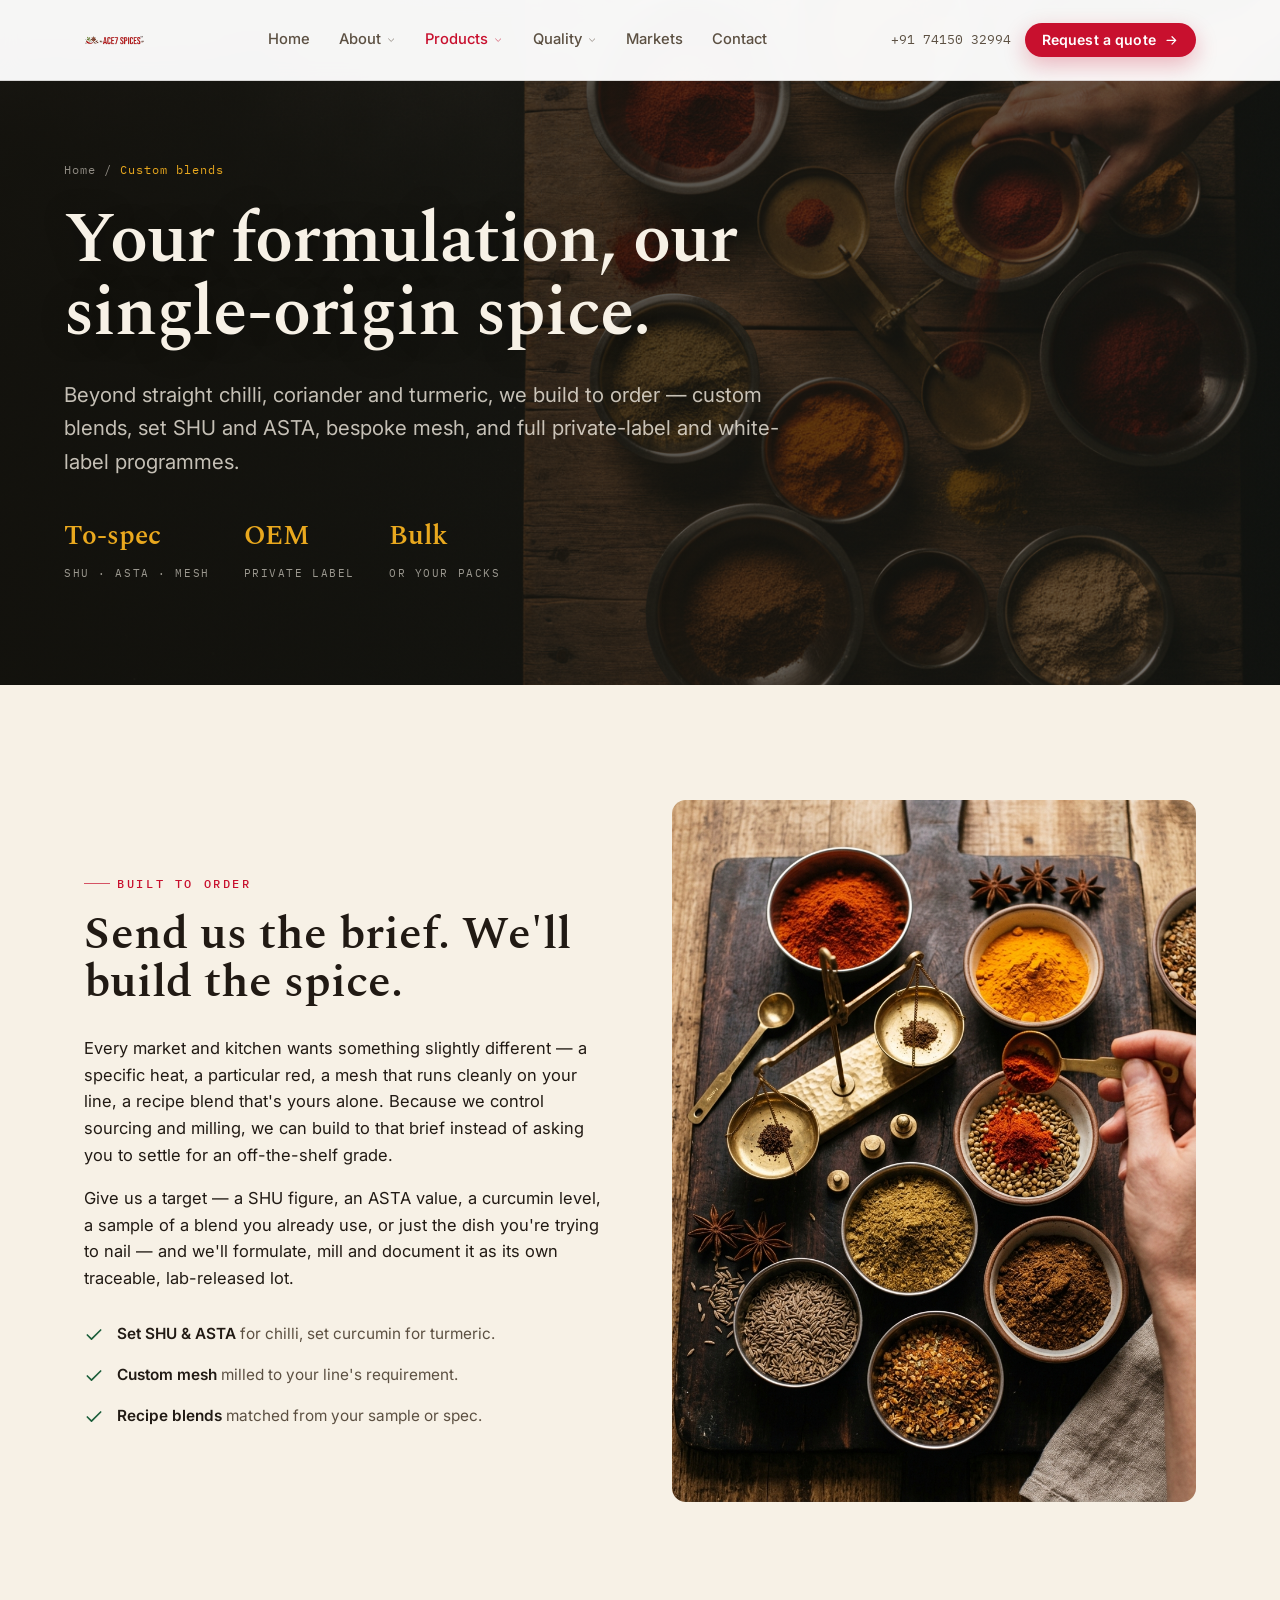
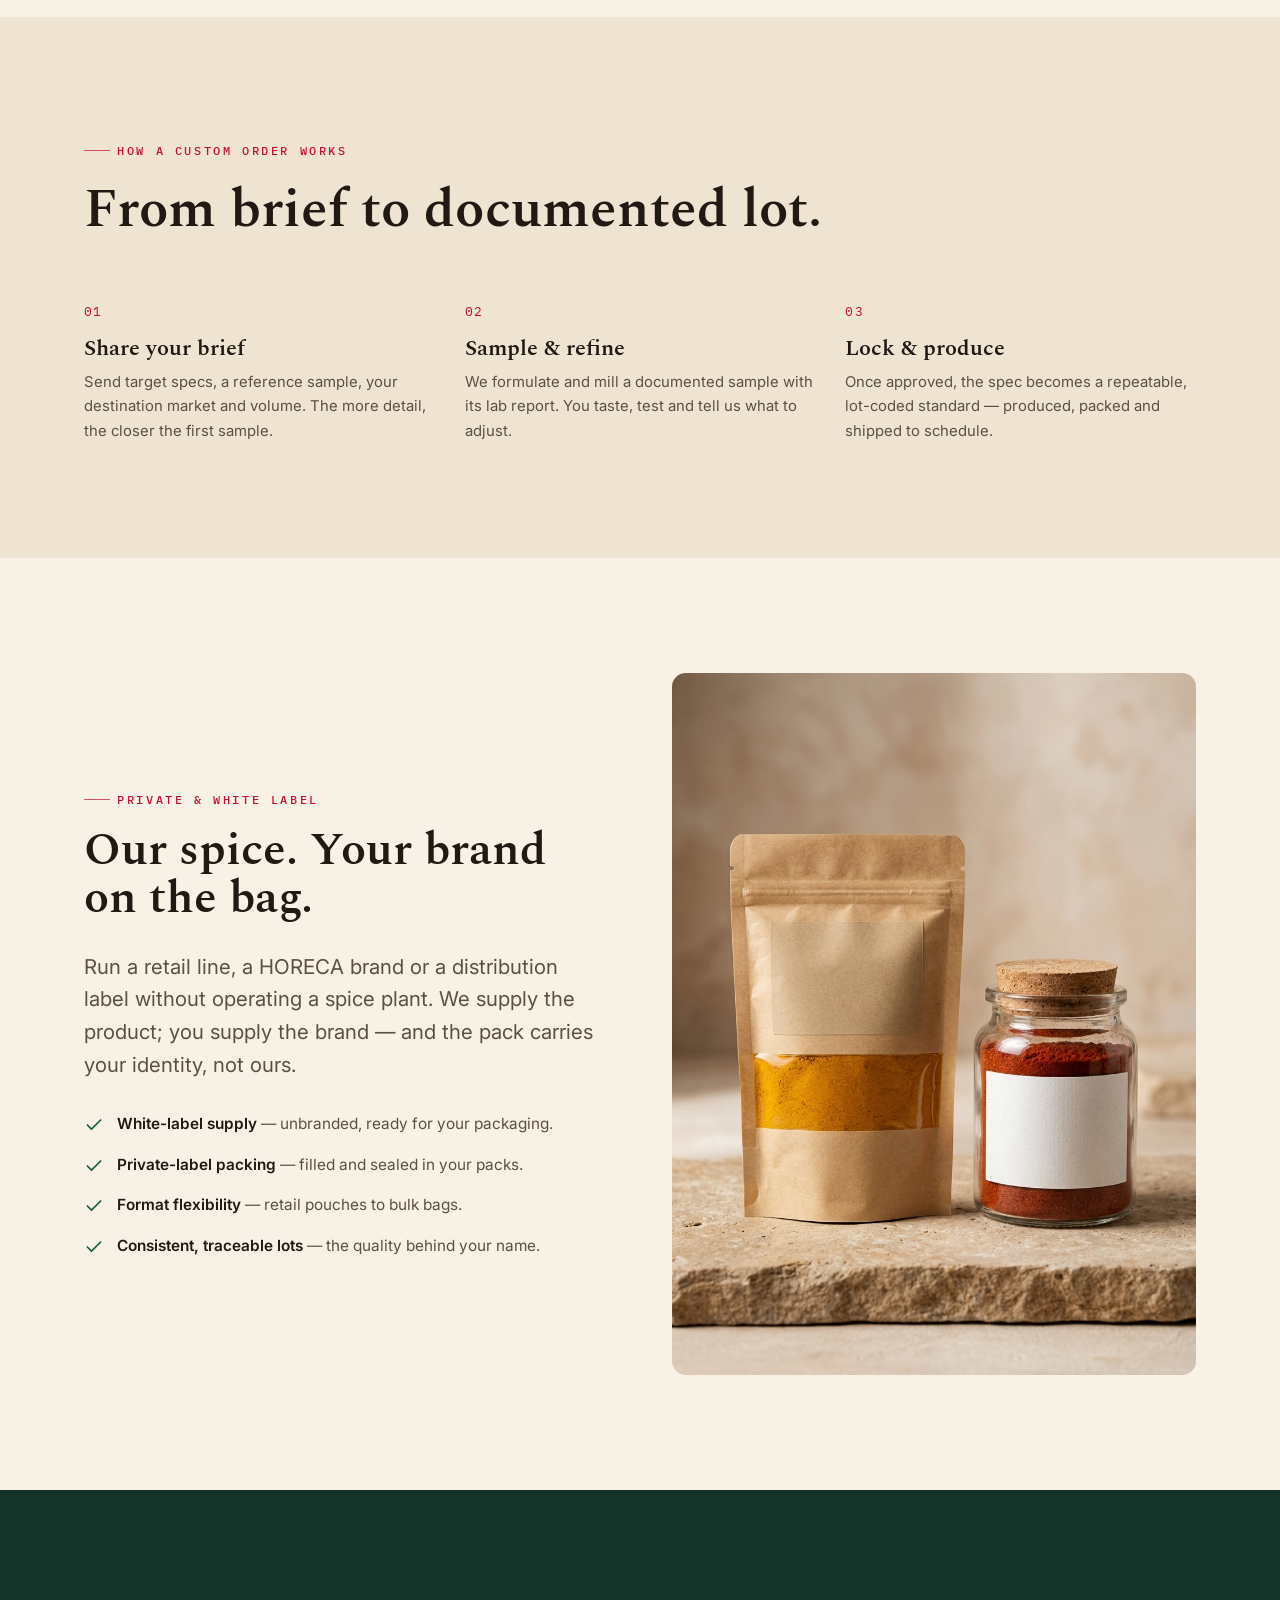
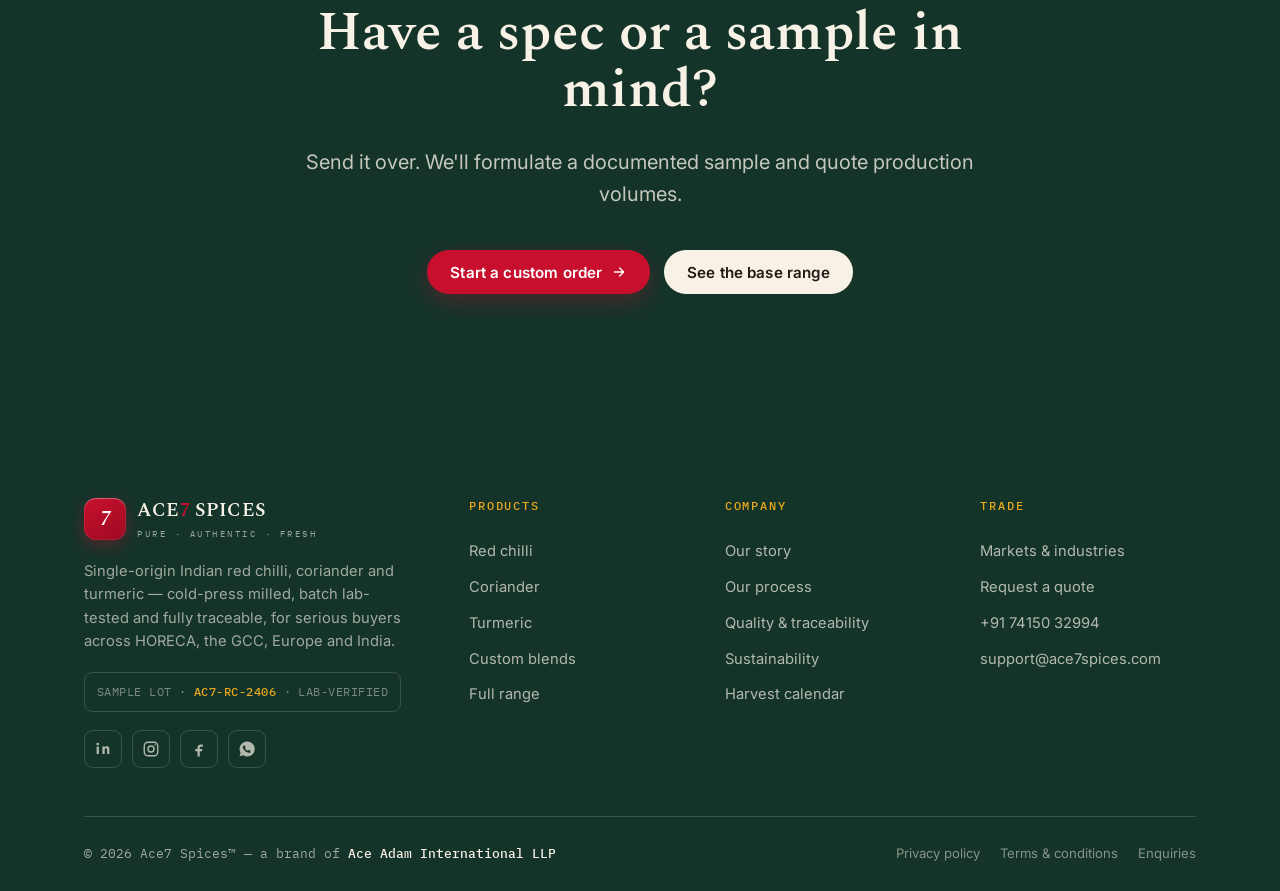
<file: custom-blends.html>
<!DOCTYPE html><html lang="en"><head><meta charset="UTF-8"><meta name="viewport" content="width=device-width, initial-scale=1"><title>Custom Blends, Private Label & White Label Spices | Ace7 Spices</title><meta name="description" content="Ace7 Spices builds to your brief: custom spice blends, set SHU/ASTA and curcumin, bespoke mesh, and full private-label & white-label programmes — single-origin, lab-tested, traceable."><meta property="og:title" content="Custom Blends, Private Label & White Label Spices | Ace7 Spices"><meta property="og:description" content="Ace7 Spices builds to your brief: custom spice blends, set SHU/ASTA and curcumin, bespoke mesh, and full private-label & white-label programmes — single-origin, lab-tested, traceable."><meta property="og:type" content="website"><meta name="theme-color" content="#1E150F"><link rel="preconnect" href="https://fonts.googleapis.com"><link rel="preconnect" href="https://fonts.gstatic.com" crossorigin><link href="https://fonts.googleapis.com/css2?family=Fraunces:ital,opsz,wght@0,9..144,400..700;1,9..144,400..600&family=IBM+Plex+Mono:wght@400;500&family=IBM+Plex+Sans:wght@400;500;600;700&display=swap" rel="stylesheet"><link rel="stylesheet" href="assets/styles.css"></head><body><a href="#main" class="skip">Skip to content</a><header class="header"><div class="header__inner"><a class="brand" href="index.html" aria-label="Ace7 Spices home"><span class="brand__mark">7</span><span><span class="brand__name">ACE<b>7</b> SPICES</span><span class="brand__tag">The real flavours of India</span></span></a><nav class="nav" aria-label="Primary"><ul style="display:flex;align-items:center;gap:4px"><li class="nav__item"><a class="nav__link" href="index.html">Home</a></li><li class="nav__item"><span class="nav__link">About<svg viewBox="0 0 24 24" fill="none" stroke="currentColor" stroke-width="2.2" stroke-linecap="round" stroke-linejoin="round"><path d="M6 9l6 6 6-6"/></svg></span><div class="dropdown"><a href="about.html"><b>Our story</b><span>Origin, the Ace7 Standard & parent company</span></a><a href="process.html"><b>Our process</b><span>Source → sort → cold-press → ship</span></a><a href="sustainability.html"><b>Sustainability</b><span>Farmer partnerships & single-origin sourcing</span></a></div></li><li class="nav__item"><span class="nav__link active">Products<svg viewBox="0 0 24 24" fill="none" stroke="currentColor" stroke-width="2.2" stroke-linecap="round" stroke-linejoin="round"><path d="M6 9l6 6 6-6"/></svg></span><div class="dropdown"><a href="products.html"><b>All products</b><span>Whole & powdered range overview</span></a><a href="red-chilli.html"><b>Red chilli — Guntur</b><span>16 varieties · SHU & ASTA to spec</span></a><a href="coriander.html"><b>Coriander — Rajasthan</b><span>Bold seed · high volatile oil</span></a><a href="turmeric.html"><b>Turmeric — Sangli & Salem</b><span>Graded by curcumin %</span></a><a href="custom-blends.html"><b>Custom blends & private label</b><span>Built to your formulation</span></a></div></li><li class="nav__item"><span class="nav__link">Quality<svg viewBox="0 0 24 24" fill="none" stroke="currentColor" stroke-width="2.2" stroke-linecap="round" stroke-linejoin="round"><path d="M6 9l6 6 6-6"/></svg></span><div class="dropdown"><a href="quality.html"><b>Quality & traceability</b><span>Batch lab-testing & lot tracing</span></a><a href="harvest-calendar.html"><b>Harvest calendar</b><span>Crop cycles & freshness windows</span></a></div></li><li class="nav__item"><a class="nav__link" href="industries.html">Markets</a></li><li class="nav__item"><a class="nav__link" href="contact.html">Contact</a></li></ul></nav><div class="header__cta"><a class="header__phone" href="tel:+917415032994">+91 74150 32994</a><a class="btn btn--primary" href="contact.html">Request a quote <svg viewBox="0 0 24 24" fill="none" stroke="currentColor" stroke-width="2" stroke-linecap="round" stroke-linejoin="round"><path d="M5 12h14M13 6l6 6-6 6"/></svg></a></div><button class="burger" aria-label="Menu" aria-expanded="false" aria-controls="drawer"><span></span><span></span><span></span></button></div></header><nav class="drawer" id="drawer" aria-label="Mobile"><a href="index.html">Home</a><div class="grp-label">About</div><a class="sub" href="about.html">Our story</a><a class="sub" href="process.html">Our process</a><a class="sub" href="sustainability.html">Sustainability</a><div class="grp-label">Products</div><a class="sub" href="products.html">All products</a><a class="sub" href="red-chilli.html">Red chilli — Guntur</a><a class="sub" href="coriander.html">Coriander — Rajasthan</a><a class="sub" href="turmeric.html">Turmeric — Sangli &amp; Salem</a><a class="sub" href="custom-blends.html">Custom blends &amp; private label</a><div class="grp-label">Quality</div><a class="sub" href="quality.html">Quality &amp; traceability</a><a class="sub" href="harvest-calendar.html">Harvest calendar</a><div class="grp-label">More</div><a class="sub" href="industries.html">Markets &amp; industries</a><a class="sub" href="contact.html">Contact</a><a class="btn btn--primary" href="contact.html">Request a quote</a></nav><main id="main">
<section class="phero">
  <div class="phero__media"><img src="images/custom-blends-hero.jpg" alt="Custom spice blend being prepared with measured ingredients" loading="lazy" data-ph="Custom spice blend being prepared with measured ingredients" data-ph-class="ph--wide" class=""></div>
  <div class="phero__inner reveal in">
    <p class="crumbs"><a href="index.html">Home</a> / <span>Custom blends</span></p>
    <h1 class="display">Your formulation, our single-origin spice.</h1>
    <p>Beyond straight chilli, coriander and turmeric, we build to order — custom blends, set SHU and ASTA, bespoke mesh, and full private-label and white-label programmes.</p>
    <div class="phero__meta"><div class="m"><b>To-spec</b><span>SHU · ASTA · mesh</span></div><div class="m"><b>OEM</b><span>Private label</span></div><div class="m"><b>Bulk</b><span>Or your packs</span></div></div>
  </div>
</section>

<section class="section">
  <div class="wrap">
    <div class="split">
      <div class="split__body reveal">
        <span class="eyebrow">Built to order</span>
        <h2>Send us the brief. We'll build the spice.</h2>
        <p>Every market and kitchen wants something slightly different — a specific heat, a particular red, a mesh that runs cleanly on your line, a recipe blend that's yours alone. Because we control sourcing and milling, we can build to that brief instead of asking you to settle for an off-the-shelf grade.</p>
        <p>Give us a target — a SHU figure, an ASTA value, a curcumin level, a sample of a blend you already use, or just the dish you're trying to nail — and we'll formulate, mill and document it as its own traceable, lab-released lot.</p>
        <ul class="checklist">
          <li><svg viewBox="0 0 24 24" fill="none" stroke="currentColor" stroke-width="2" stroke-linecap="round" stroke-linejoin="round"><path d="M20 6L9 17l-5-5"/></svg><span><b>Set SHU &amp; ASTA</b> for chilli, set curcumin for turmeric.</span></li>
          <li><svg viewBox="0 0 24 24" fill="none" stroke="currentColor" stroke-width="2" stroke-linecap="round" stroke-linejoin="round"><path d="M20 6L9 17l-5-5"/></svg><span><b>Custom mesh</b> milled to your line's requirement.</span></li>
          <li><svg viewBox="0 0 24 24" fill="none" stroke="currentColor" stroke-width="2" stroke-linecap="round" stroke-linejoin="round"><path d="M20 6L9 17l-5-5"/></svg><span><b>Recipe blends</b> matched from your sample or spec.</span></li>
        </ul>
      </div>
      <div class="split__media reveal d1"><img src="images/blend-bowls.jpg" alt="Bowls of spice components being weighed for a custom blend" loading="lazy" data-ph="Bowls of spice components being weighed for a custom blend" data-ph-class="ph--tall" class=""></div>
    </div>
  </div>
</section>

<section class="section paper-2">
  <div class="wrap">
    <div class="section-head reveal"><span class="eyebrow">How a custom order works</span><h2>From brief to documented lot.</h2></div>
    <div class="steps">
      <div class="step reveal"><span class="card__num">01</span><h3 style="margin-top:8px">Share your brief</h3><p>Send target specs, a reference sample, your destination market and volume. The more detail, the closer the first sample.</p></div>
      <div class="step reveal d1"><span class="card__num">02</span><h3 style="margin-top:8px">Sample &amp; refine</h3><p>We formulate and mill a documented sample with its lab report. You taste, test and tell us what to adjust.</p></div>
      <div class="step reveal d2"><span class="card__num">03</span><h3 style="margin-top:8px">Lock &amp; produce</h3><p>Once approved, the spec becomes a repeatable, lot-coded standard — produced, packed and shipped to schedule.</p></div>
    </div>
  </div>
</section>

<section class="section">
  <div class="wrap">
    <div class="split split--rev">
      <div class="split__media reveal"><img src="images/private-label-packs.jpg" alt="Private-label spice packaging mockups with blank branding" loading="lazy" data-ph="Private-label spice packaging mockups with blank branding" data-ph-class="ph--tall" class=""></div>
      <div class="split__body reveal d1">
        <span class="eyebrow">Private &amp; white label</span>
        <h2>Our spice. Your brand on the bag.</h2>
        <p class="lead">Run a retail line, a HORECA brand or a distribution label without operating a spice plant. We supply the product; you supply the brand — and the pack carries your identity, not ours.</p>
        <ul class="checklist">
          <li><svg viewBox="0 0 24 24" fill="none" stroke="currentColor" stroke-width="2" stroke-linecap="round" stroke-linejoin="round"><path d="M20 6L9 17l-5-5"/></svg><span><b>White-label supply</b> — unbranded, ready for your packaging.</span></li>
          <li><svg viewBox="0 0 24 24" fill="none" stroke="currentColor" stroke-width="2" stroke-linecap="round" stroke-linejoin="round"><path d="M20 6L9 17l-5-5"/></svg><span><b>Private-label packing</b> — filled and sealed in your packs.</span></li>
          <li><svg viewBox="0 0 24 24" fill="none" stroke="currentColor" stroke-width="2" stroke-linecap="round" stroke-linejoin="round"><path d="M20 6L9 17l-5-5"/></svg><span><b>Format flexibility</b> — retail pouches to bulk bags.</span></li>
          <li><svg viewBox="0 0 24 24" fill="none" stroke="currentColor" stroke-width="2" stroke-linecap="round" stroke-linejoin="round"><path d="M20 6L9 17l-5-5"/></svg><span><b>Consistent, traceable lots</b> — the quality behind your name.</span></li>
        </ul>
      </div>
    </div>
  </div>
</section>

<section class="section roast ctaband">
  <div class="wrap"><div class="ctaband__inner reveal">
    <h2>Have a spec or a sample in mind?</h2>
    <p>Send it over. We'll formulate a documented sample and quote production volumes.</p>
    <div class="btn-row"><a class="btn btn--primary" href="contact.html">Start a custom order <svg viewBox="0 0 24 24" fill="none" stroke="currentColor" stroke-width="2" stroke-linecap="round" stroke-linejoin="round"><path d="M5 12h14M13 6l6 6-6 6"/></svg></a><a class="btn btn--light" href="products.html">See the base range</a></div>
  </div></div>
</section>
</main><footer class="footer"><div class="wrap"><div class="footer__top"><div class="footer__brand"><a class="brand" href="index.html"><span class="brand__mark">7</span><span><span class="brand__name">ACE<b>7</b> SPICES</span><span class="brand__tag">Pure · Authentic · Fresh</span></span></a><p class="footer__about">Single-origin Indian red chilli, coriander and turmeric — cold-press milled, batch lab-tested and fully traceable, for serious buyers across HORECA, the GCC, Europe and India.</p><div class="footer__lot">SAMPLE LOT · <b>AC7-RC-2406</b> · LAB-VERIFIED</div><div class="footer__social"><a href="#" aria-label="LinkedIn"><svg viewBox="0 0 24 24" fill="currentColor"><path d="M6.5 8.5v10h-3v-10h3Zm-1.5-5a1.8 1.8 0 1 1 0 3.6 1.8 1.8 0 0 1 0-3.6ZM20.5 18.5h-3v-5.3c0-1.3-.5-2.1-1.6-2.1-1.2 0-1.7.8-1.7 2.1v5.3h-3v-10h3v1.3c.5-.8 1.4-1.6 3-1.6 2.2 0 3.3 1.4 3.3 4.2v6.1Z"/></svg></a><a href="#" aria-label="Instagram"><svg viewBox="0 0 24 24" fill="none" stroke="currentColor" stroke-width="1.8"><rect x="3" y="3" width="18" height="18" rx="5"/><circle cx="12" cy="12" r="4"/><circle cx="17.5" cy="6.5" r="1" fill="currentColor" stroke="none"/></svg></a><a href="#" aria-label="Facebook"><svg viewBox="0 0 24 24" fill="currentColor"><path d="M14 9h3V6h-3c-2.2 0-4 1.8-4 4v2H7v3h3v7h3v-7h3l.5-3H13v-2c0-.6.4-1 1-1Z"/></svg></a><a href="https://wa.me/917415032994" aria-label="WhatsApp"><svg viewBox="0 0 24 24" fill="currentColor"><path d="M12 2a10 10 0 0 0-8.6 15l-1.3 4.7 4.8-1.3A10 10 0 1 0 12 2Zm5.3 13.9c-.2.6-1.3 1.2-1.8 1.2-.5.1-1 .2-3.3-.7-2.8-1.1-4.5-3.9-4.7-4.1-.1-.2-1-1.4-1-2.6 0-1.3.6-1.9.9-2.1.2-.3.5-.3.7-.3h.5c.2 0 .4 0 .6.5l.8 2c.1.1.1.3 0 .5l-.4.5c-.2.2-.3.3-.1.6.2.3.8 1.3 1.7 2 1.2.9 1.5 1 1.8.7.2-.3.4-.5.6-.7l.5-.2 1.9.9c.2.1.4.2.5.3.1.4.1 1-.1 1.6Z"/></svg></a></div></div><div><h5>Products</h5><div class="footer__links"><a href="red-chilli.html">Red chilli</a><a href="coriander.html">Coriander</a><a href="turmeric.html">Turmeric</a><a href="custom-blends.html">Custom blends</a><a href="products.html">Full range</a></div></div><div><h5>Company</h5><div class="footer__links"><a href="about.html">Our story</a><a href="process.html">Our process</a><a href="quality.html">Quality &amp; traceability</a><a href="sustainability.html">Sustainability</a><a href="harvest-calendar.html">Harvest calendar</a></div></div><div><h5>Trade</h5><div class="footer__links"><a href="industries.html">Markets &amp; industries</a><a href="contact.html">Request a quote</a><a href="tel:+917415032994">+91 74150 32994</a><a href="mailto:support@ace7spices.com">support@ace7spices.com</a></div></div></div><div class="footer__bottom"><span class="footer__parent">© <span data-year>2025</span> Ace7 Spices™ — a brand of <b>Ace Adam International LLP</b></span><div class="footer__legal"><a href="privacy-policy.html">Privacy policy</a><a href="terms.html">Terms &amp; conditions</a><a href="contact.html">Enquiries</a></div></div></div></footer><script src="assets/script.js"></script></body></html>
</file>
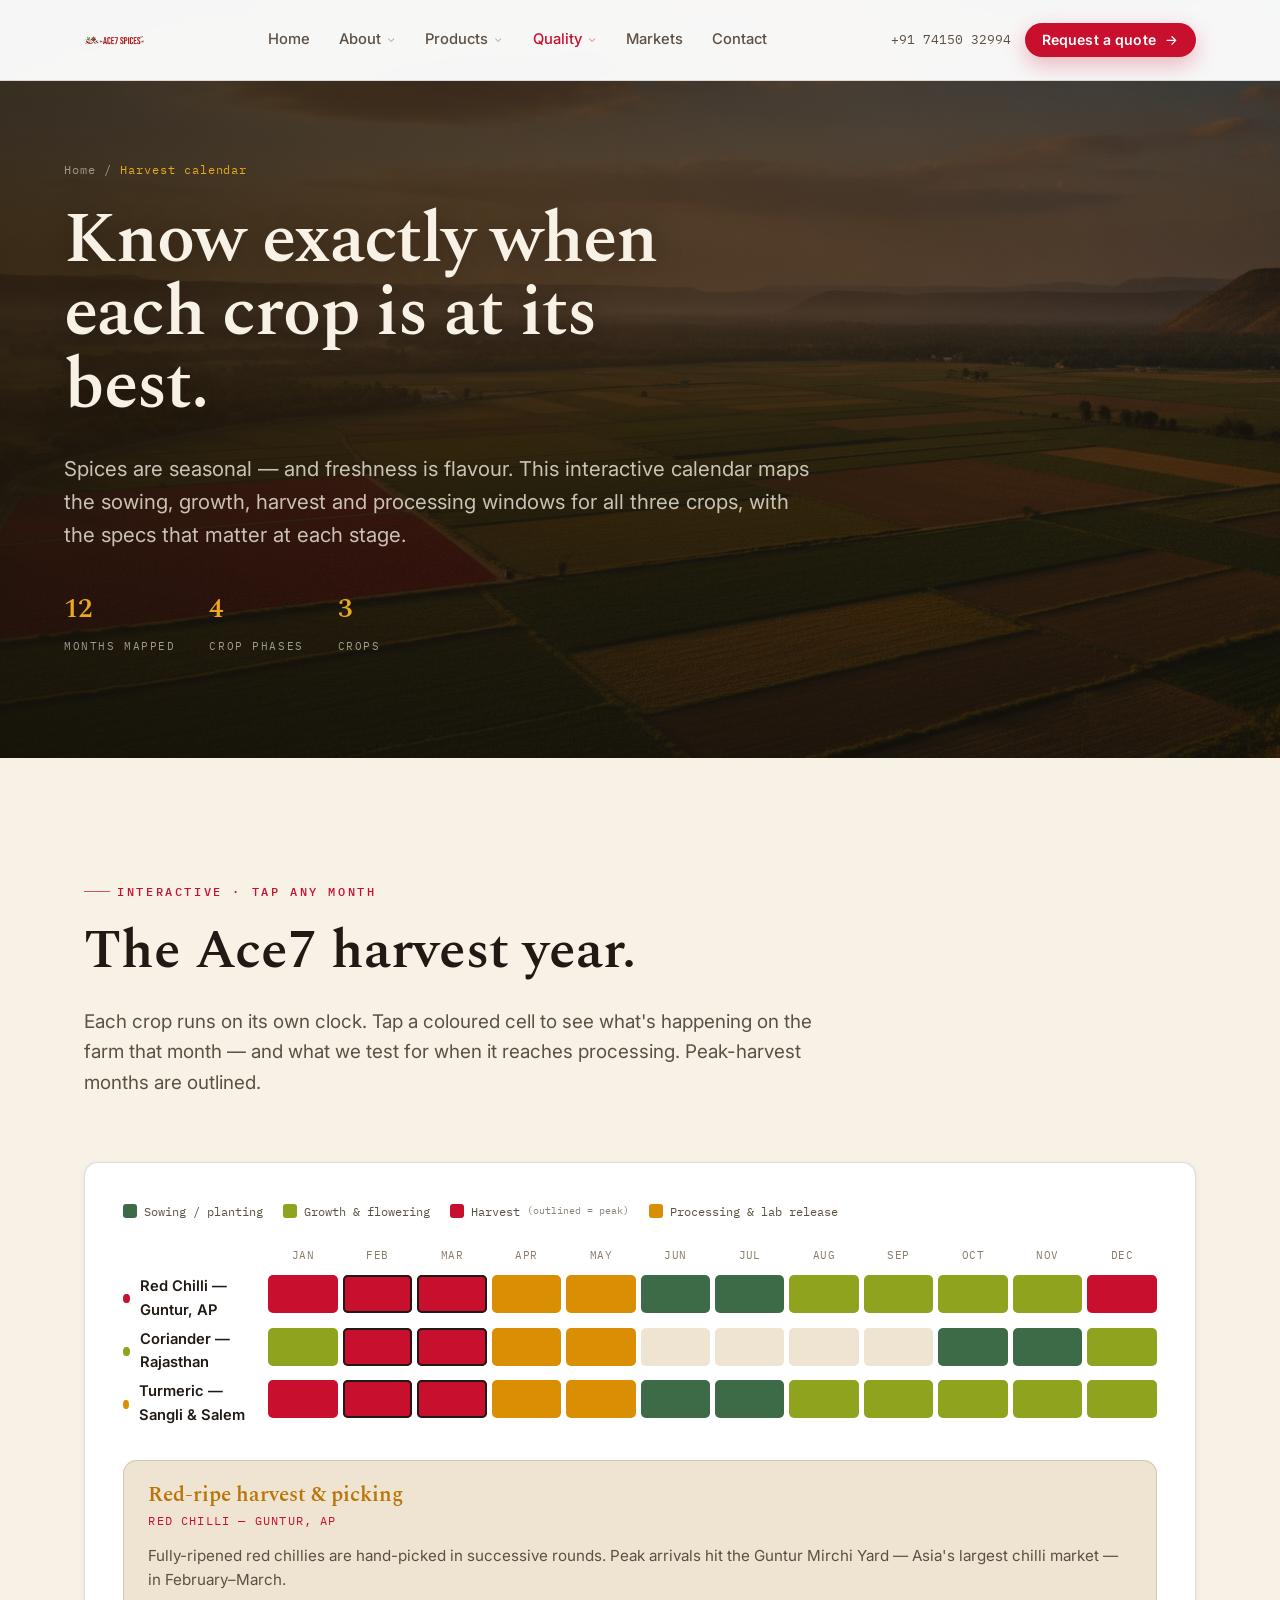
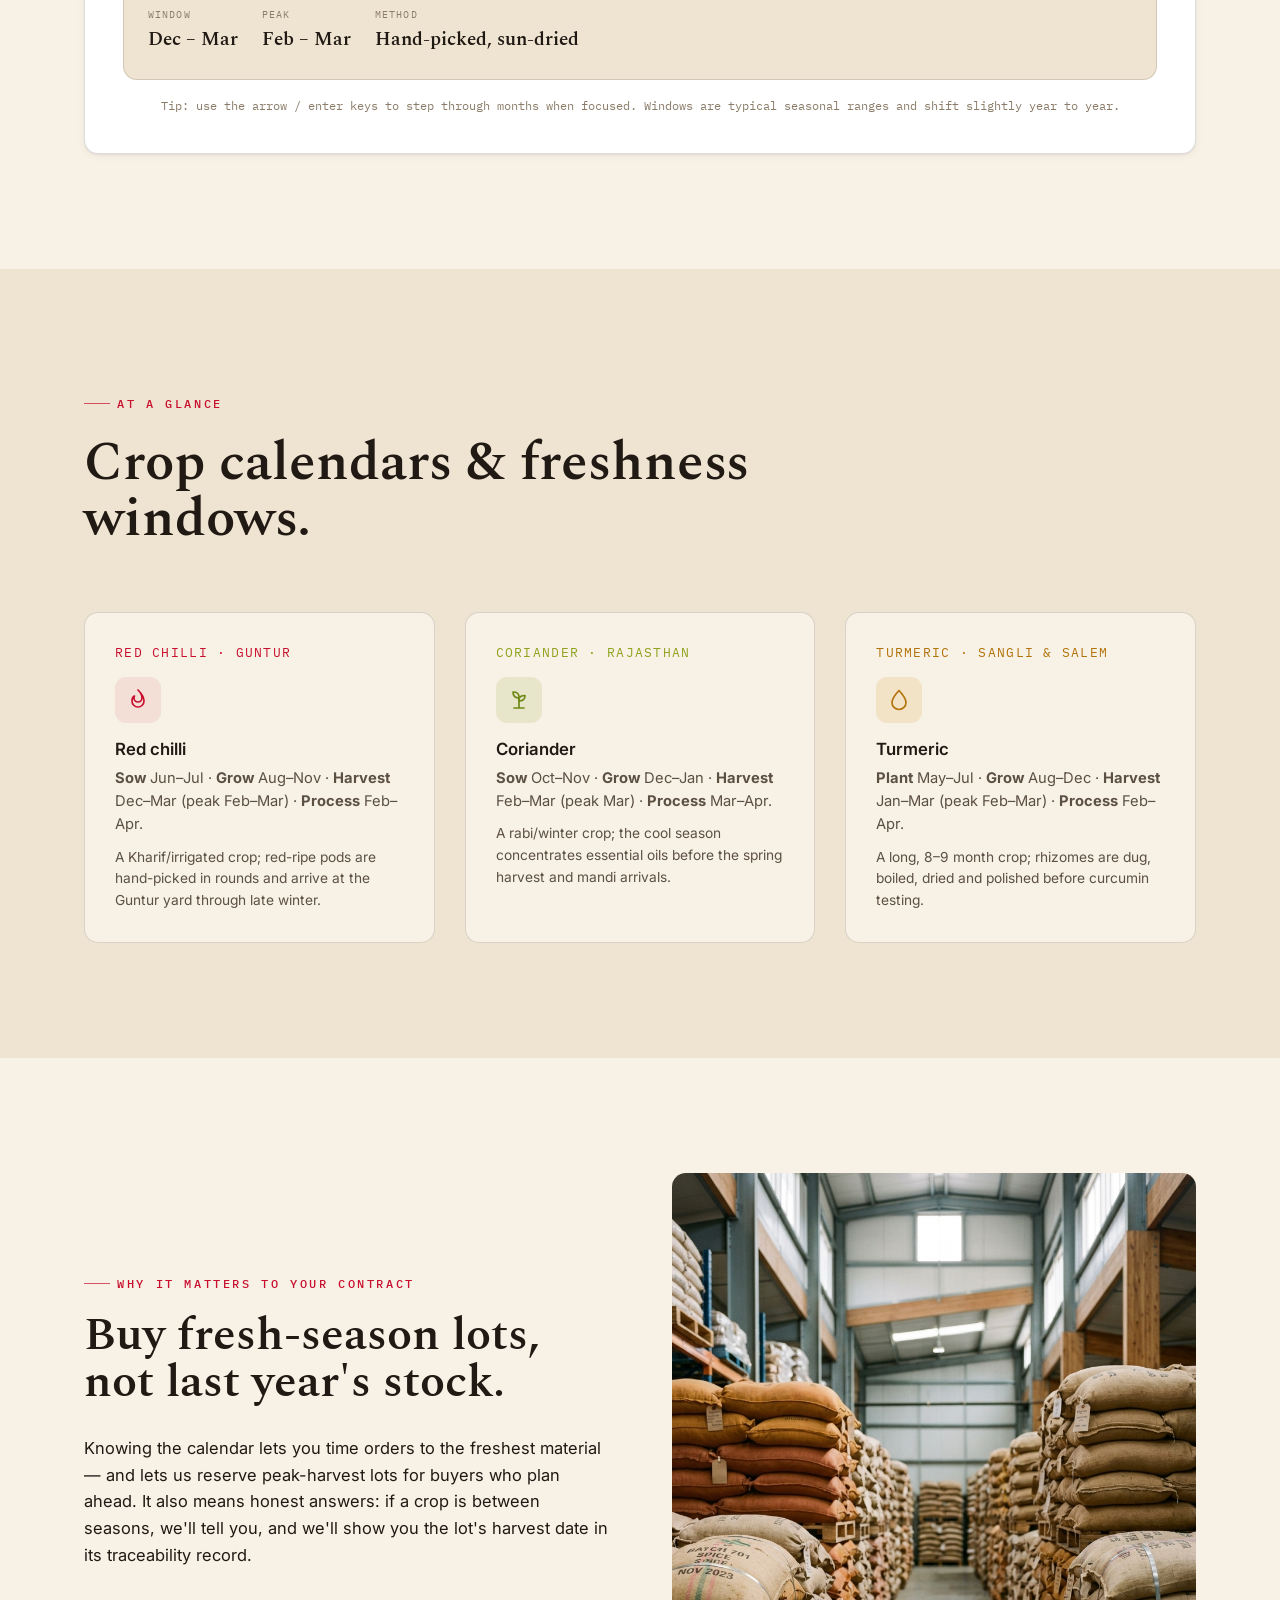
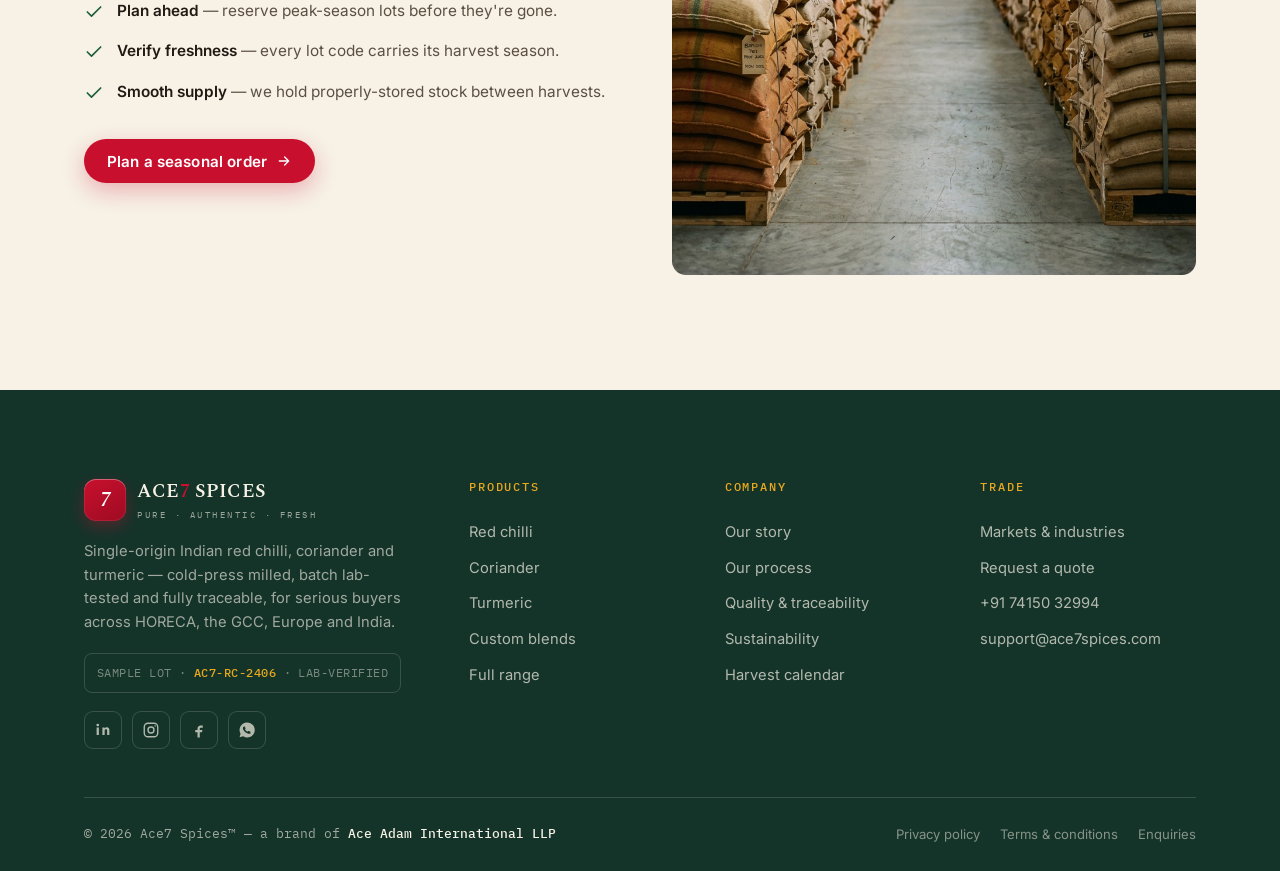
<file: harvest-calendar.html>
<!DOCTYPE html><html lang="en"><head><meta charset="UTF-8"><meta name="viewport" content="width=device-width, initial-scale=1"><title>Harvest Calendar — Spice Crop Seasons & Freshness | Ace7 Spices</title><meta name="description" content="Interactive harvest calendar for Ace7 Spices: sowing, growth, harvest and processing windows for Guntur red chilli, Rajasthan coriander and Sangli/Salem turmeric, with stage specifications."><meta property="og:title" content="Harvest Calendar — Spice Crop Seasons & Freshness | Ace7 Spices"><meta property="og:description" content="Interactive harvest calendar for Ace7 Spices: sowing, growth, harvest and processing windows for Guntur red chilli, Rajasthan coriander and Sangli/Salem turmeric, with stage specifications."><meta property="og:type" content="website"><meta name="theme-color" content="#1E150F"><link rel="preconnect" href="https://fonts.googleapis.com"><link rel="preconnect" href="https://fonts.gstatic.com" crossorigin><link href="https://fonts.googleapis.com/css2?family=Fraunces:ital,opsz,wght@0,9..144,400..700;1,9..144,400..600&family=IBM+Plex+Mono:wght@400;500&family=IBM+Plex+Sans:wght@400;500;600;700&display=swap" rel="stylesheet"><link rel="stylesheet" href="assets/styles.css"></head><body><a href="#main" class="skip">Skip to content</a><header class="header"><div class="header__inner"><a class="brand" href="index.html" aria-label="Ace7 Spices home"><span class="brand__mark">7</span><span><span class="brand__name">ACE<b>7</b> SPICES</span><span class="brand__tag">The real flavours of India</span></span></a><nav class="nav" aria-label="Primary"><ul style="display:flex;align-items:center;gap:4px"><li class="nav__item"><a class="nav__link" href="index.html">Home</a></li><li class="nav__item"><span class="nav__link">About<svg viewBox="0 0 24 24" fill="none" stroke="currentColor" stroke-width="2.2" stroke-linecap="round" stroke-linejoin="round"><path d="M6 9l6 6 6-6"/></svg></span><div class="dropdown"><a href="about.html"><b>Our story</b><span>Origin, the Ace7 Standard & parent company</span></a><a href="process.html"><b>Our process</b><span>Source → sort → cold-press → ship</span></a><a href="sustainability.html"><b>Sustainability</b><span>Farmer partnerships & single-origin sourcing</span></a></div></li><li class="nav__item"><span class="nav__link">Products<svg viewBox="0 0 24 24" fill="none" stroke="currentColor" stroke-width="2.2" stroke-linecap="round" stroke-linejoin="round"><path d="M6 9l6 6 6-6"/></svg></span><div class="dropdown"><a href="products.html"><b>All products</b><span>Whole & powdered range overview</span></a><a href="red-chilli.html"><b>Red chilli — Guntur</b><span>16 varieties · SHU & ASTA to spec</span></a><a href="coriander.html"><b>Coriander — Rajasthan</b><span>Bold seed · high volatile oil</span></a><a href="turmeric.html"><b>Turmeric — Sangli & Salem</b><span>Graded by curcumin %</span></a><a href="custom-blends.html"><b>Custom blends & private label</b><span>Built to your formulation</span></a></div></li><li class="nav__item"><span class="nav__link active">Quality<svg viewBox="0 0 24 24" fill="none" stroke="currentColor" stroke-width="2.2" stroke-linecap="round" stroke-linejoin="round"><path d="M6 9l6 6 6-6"/></svg></span><div class="dropdown"><a href="quality.html"><b>Quality & traceability</b><span>Batch lab-testing & lot tracing</span></a><a href="harvest-calendar.html"><b>Harvest calendar</b><span>Crop cycles & freshness windows</span></a></div></li><li class="nav__item"><a class="nav__link" href="industries.html">Markets</a></li><li class="nav__item"><a class="nav__link" href="contact.html">Contact</a></li></ul></nav><div class="header__cta"><a class="header__phone" href="tel:+917415032994">+91 74150 32994</a><a class="btn btn--primary" href="contact.html">Request a quote <svg viewBox="0 0 24 24" fill="none" stroke="currentColor" stroke-width="2" stroke-linecap="round" stroke-linejoin="round"><path d="M5 12h14M13 6l6 6-6 6"/></svg></a></div><button class="burger" aria-label="Menu" aria-expanded="false" aria-controls="drawer"><span></span><span></span><span></span></button></div></header><nav class="drawer" id="drawer" aria-label="Mobile"><a href="index.html">Home</a><div class="grp-label">About</div><a class="sub" href="about.html">Our story</a><a class="sub" href="process.html">Our process</a><a class="sub" href="sustainability.html">Sustainability</a><div class="grp-label">Products</div><a class="sub" href="products.html">All products</a><a class="sub" href="red-chilli.html">Red chilli — Guntur</a><a class="sub" href="coriander.html">Coriander — Rajasthan</a><a class="sub" href="turmeric.html">Turmeric — Sangli &amp; Salem</a><a class="sub" href="custom-blends.html">Custom blends &amp; private label</a><div class="grp-label">Quality</div><a class="sub" href="quality.html">Quality &amp; traceability</a><a class="sub" href="harvest-calendar.html">Harvest calendar</a><div class="grp-label">More</div><a class="sub" href="industries.html">Markets &amp; industries</a><a class="sub" href="contact.html">Contact</a><a class="btn btn--primary" href="contact.html">Request a quote</a></nav><main id="main">
<section class="phero">
  <div class="phero__media"><img src="images/harvest-hero.jpg" alt="Seasonal Indian spice landscape across the year" loading="lazy" data-ph="Seasonal Indian spice landscape across the year" data-ph-class="ph--wide" class=""></div>
  <div class="phero__inner reveal in">
    <p class="crumbs"><a href="index.html">Home</a> / <span>Harvest calendar</span></p>
    <h1 class="display">Know exactly when each crop is at its best.</h1>
    <p>Spices are seasonal — and freshness is flavour. This interactive calendar maps the sowing, growth, harvest and processing windows for all three crops, with the specs that matter at each stage.</p>
    <div class="phero__meta"><div class="m"><b>12</b><span>Months mapped</span></div><div class="m"><b>4</b><span>Crop phases</span></div><div class="m"><b>3</b><span>Crops</span></div></div>
  </div>
</section>

<section class="section">
  <div class="wrap">
    <div class="section-head reveal"><span class="eyebrow">Interactive · tap any month</span><h2>The Ace7 harvest year.</h2><p>Each crop runs on its own clock. Tap a coloured cell to see what's happening on the farm that month — and what we test for when it reaches processing. Peak-harvest months are outlined.</p></div>
    <div class="calendar reveal" data-calendar>
      <div class="cal__legend">
        <span><i class="lg-sow"></i> Sowing / planting</span>
        <span><i class="lg-grow"></i> Growth &amp; flowering</span>
        <span><i class="lg-harvest"></i> Harvest <small style="opacity:.7">(outlined = peak)</small></span>
        <span><i class="lg-process"></i> Processing &amp; lab release</span>
      </div>
      <div class="cal-wrap"><div class="cal__grid"></div></div>
      <div class="cal__detail"></div>
      <p class="cal__hint">Tip: use the arrow / enter keys to step through months when focused. Windows are typical seasonal ranges and shift slightly year to year.</p>
    </div>
  </div>
</section>

<section class="section paper-2">
  <div class="wrap">
    <div class="section-head reveal"><span class="eyebrow">At a glance</span><h2>Crop calendars &amp; freshness windows.</h2></div>
    <div class="grid g-3">
      <div class="card reveal"><span class="card__num" style="color:var(--chilli)">RED CHILLI · GUNTUR</span><div class="card__ico"><svg viewBox="0 0 24 24" fill="none" stroke="currentColor" stroke-width="1.7" stroke-linecap="round" stroke-linejoin="round"><path d="M12 2s4 4 4 8a4 4 0 0 1-8 0c0-1 .5-2 .5-2S6 9 6 13a6 6 0 0 0 12 0c0-5-6-11-6-11Z"/></svg></div><h4>Red chilli</h4><p><b>Sow</b> Jun–Jul · <b>Grow</b> Aug–Nov · <b>Harvest</b> Dec–Mar (peak Feb–Mar) · <b>Process</b> Feb–Apr.</p><p style="margin-top:10px;font-size:.86rem">A Kharif/irrigated crop; red-ripe pods are hand-picked in rounds and arrive at the Guntur yard through late winter.</p></div>
      <div class="card reveal d1"><span class="card__num" style="color:#8FA31E">CORIANDER · RAJASTHAN</span><div class="card__ico" style="background:rgba(143,163,30,.14);color:#6f8a16"><svg viewBox="0 0 24 24" fill="none" stroke="currentColor" stroke-width="1.7" stroke-linecap="round" stroke-linejoin="round"><path d="M7 20h10M12 20V9"/><path d="M12 9C12 6 10 4 6 4c0 4 2 6 6 6Z"/><path d="M12 12c0-2.5 2-4.5 6-4.5 0 3.5-2 5.5-6 5.5Z"/></svg></div><h4>Coriander</h4><p><b>Sow</b> Oct–Nov · <b>Grow</b> Dec–Jan · <b>Harvest</b> Feb–Mar (peak Mar) · <b>Process</b> Mar–Apr.</p><p style="margin-top:10px;font-size:.86rem">A rabi/winter crop; the cool season concentrates essential oils before the spring harvest and mandi arrivals.</p></div>
      <div class="card reveal d2"><span class="card__num" style="color:#b3730a">TURMERIC · SANGLI &amp; SALEM</span><div class="card__ico" style="background:rgba(217,142,4,.14);color:#b3730a"><svg viewBox="0 0 24 24" fill="none" stroke="currentColor" stroke-width="1.7" stroke-linecap="round" stroke-linejoin="round"><path d="M12 2.5S5 10 5 14.5a7 7 0 0 0 14 0C19 10 12 2.5 12 2.5Z"/></svg></div><h4>Turmeric</h4><p><b>Plant</b> May–Jul · <b>Grow</b> Aug–Dec · <b>Harvest</b> Jan–Mar (peak Feb–Mar) · <b>Process</b> Feb–Apr.</p><p style="margin-top:10px;font-size:.86rem">A long, 8–9 month crop; rhizomes are dug, boiled, dried and polished before curcumin testing.</p></div>
    </div>
  </div>
</section>

<section class="section">
  <div class="wrap">
    <div class="split">
      <div class="split__body reveal">
        <span class="eyebrow">Why it matters to your contract</span>
        <h2>Buy fresh-season lots, not last year's stock.</h2>
        <p>Knowing the calendar lets you time orders to the freshest material — and lets us reserve peak-harvest lots for buyers who plan ahead. It also means honest answers: if a crop is between seasons, we'll tell you, and we'll show you the lot's harvest date in its traceability record.</p>
        <ul class="checklist">
          <li><svg viewBox="0 0 24 24" fill="none" stroke="currentColor" stroke-width="2" stroke-linecap="round" stroke-linejoin="round"><path d="M20 6L9 17l-5-5"/></svg><span><b>Plan ahead</b> — reserve peak-season lots before they're gone.</span></li>
          <li><svg viewBox="0 0 24 24" fill="none" stroke="currentColor" stroke-width="2" stroke-linecap="round" stroke-linejoin="round"><path d="M20 6L9 17l-5-5"/></svg><span><b>Verify freshness</b> — every lot code carries its harvest season.</span></li>
          <li><svg viewBox="0 0 24 24" fill="none" stroke="currentColor" stroke-width="2" stroke-linecap="round" stroke-linejoin="round"><path d="M20 6L9 17l-5-5"/></svg><span><b>Smooth supply</b> — we hold properly-stored stock between harvests.</span></li>
        </ul>
        <div class="btn-row" style="margin-top:26px"><a class="btn btn--primary" href="contact.html">Plan a seasonal order <svg viewBox="0 0 24 24" fill="none" stroke="currentColor" stroke-width="2" stroke-linecap="round" stroke-linejoin="round"><path d="M5 12h14M13 6l6 6-6 6"/></svg></a></div>
      </div>
      <div class="split__media reveal d1"><img src="images/harvest-planning.jpg" alt="Spice lots in controlled storage between harvest seasons" loading="lazy" data-ph="Spice lots in controlled storage between harvest seasons" data-ph-class="ph--tall" class=""></div>
    </div>
  </div>
</section>
</main><footer class="footer"><div class="wrap"><div class="footer__top"><div class="footer__brand"><a class="brand" href="index.html"><span class="brand__mark">7</span><span><span class="brand__name">ACE<b>7</b> SPICES</span><span class="brand__tag">Pure · Authentic · Fresh</span></span></a><p class="footer__about">Single-origin Indian red chilli, coriander and turmeric — cold-press milled, batch lab-tested and fully traceable, for serious buyers across HORECA, the GCC, Europe and India.</p><div class="footer__lot">SAMPLE LOT · <b>AC7-RC-2406</b> · LAB-VERIFIED</div><div class="footer__social"><a href="#" aria-label="LinkedIn"><svg viewBox="0 0 24 24" fill="currentColor"><path d="M6.5 8.5v10h-3v-10h3Zm-1.5-5a1.8 1.8 0 1 1 0 3.6 1.8 1.8 0 0 1 0-3.6ZM20.5 18.5h-3v-5.3c0-1.3-.5-2.1-1.6-2.1-1.2 0-1.7.8-1.7 2.1v5.3h-3v-10h3v1.3c.5-.8 1.4-1.6 3-1.6 2.2 0 3.3 1.4 3.3 4.2v6.1Z"/></svg></a><a href="#" aria-label="Instagram"><svg viewBox="0 0 24 24" fill="none" stroke="currentColor" stroke-width="1.8"><rect x="3" y="3" width="18" height="18" rx="5"/><circle cx="12" cy="12" r="4"/><circle cx="17.5" cy="6.5" r="1" fill="currentColor" stroke="none"/></svg></a><a href="#" aria-label="Facebook"><svg viewBox="0 0 24 24" fill="currentColor"><path d="M14 9h3V6h-3c-2.2 0-4 1.8-4 4v2H7v3h3v7h3v-7h3l.5-3H13v-2c0-.6.4-1 1-1Z"/></svg></a><a href="https://wa.me/917415032994" aria-label="WhatsApp"><svg viewBox="0 0 24 24" fill="currentColor"><path d="M12 2a10 10 0 0 0-8.6 15l-1.3 4.7 4.8-1.3A10 10 0 1 0 12 2Zm5.3 13.9c-.2.6-1.3 1.2-1.8 1.2-.5.1-1 .2-3.3-.7-2.8-1.1-4.5-3.9-4.7-4.1-.1-.2-1-1.4-1-2.6 0-1.3.6-1.9.9-2.1.2-.3.5-.3.7-.3h.5c.2 0 .4 0 .6.5l.8 2c.1.1.1.3 0 .5l-.4.5c-.2.2-.3.3-.1.6.2.3.8 1.3 1.7 2 1.2.9 1.5 1 1.8.7.2-.3.4-.5.6-.7l.5-.2 1.9.9c.2.1.4.2.5.3.1.4.1 1-.1 1.6Z"/></svg></a></div></div><div><h5>Products</h5><div class="footer__links"><a href="red-chilli.html">Red chilli</a><a href="coriander.html">Coriander</a><a href="turmeric.html">Turmeric</a><a href="custom-blends.html">Custom blends</a><a href="products.html">Full range</a></div></div><div><h5>Company</h5><div class="footer__links"><a href="about.html">Our story</a><a href="process.html">Our process</a><a href="quality.html">Quality &amp; traceability</a><a href="sustainability.html">Sustainability</a><a href="harvest-calendar.html">Harvest calendar</a></div></div><div><h5>Trade</h5><div class="footer__links"><a href="industries.html">Markets &amp; industries</a><a href="contact.html">Request a quote</a><a href="tel:+917415032994">+91 74150 32994</a><a href="mailto:support@ace7spices.com">support@ace7spices.com</a></div></div></div><div class="footer__bottom"><span class="footer__parent">© <span data-year>2025</span> Ace7 Spices™ — a brand of <b>Ace Adam International LLP</b></span><div class="footer__legal"><a href="privacy-policy.html">Privacy policy</a><a href="terms.html">Terms &amp; conditions</a><a href="contact.html">Enquiries</a></div></div></div></footer><script src="assets/script.js"></script></body></html>
</file>
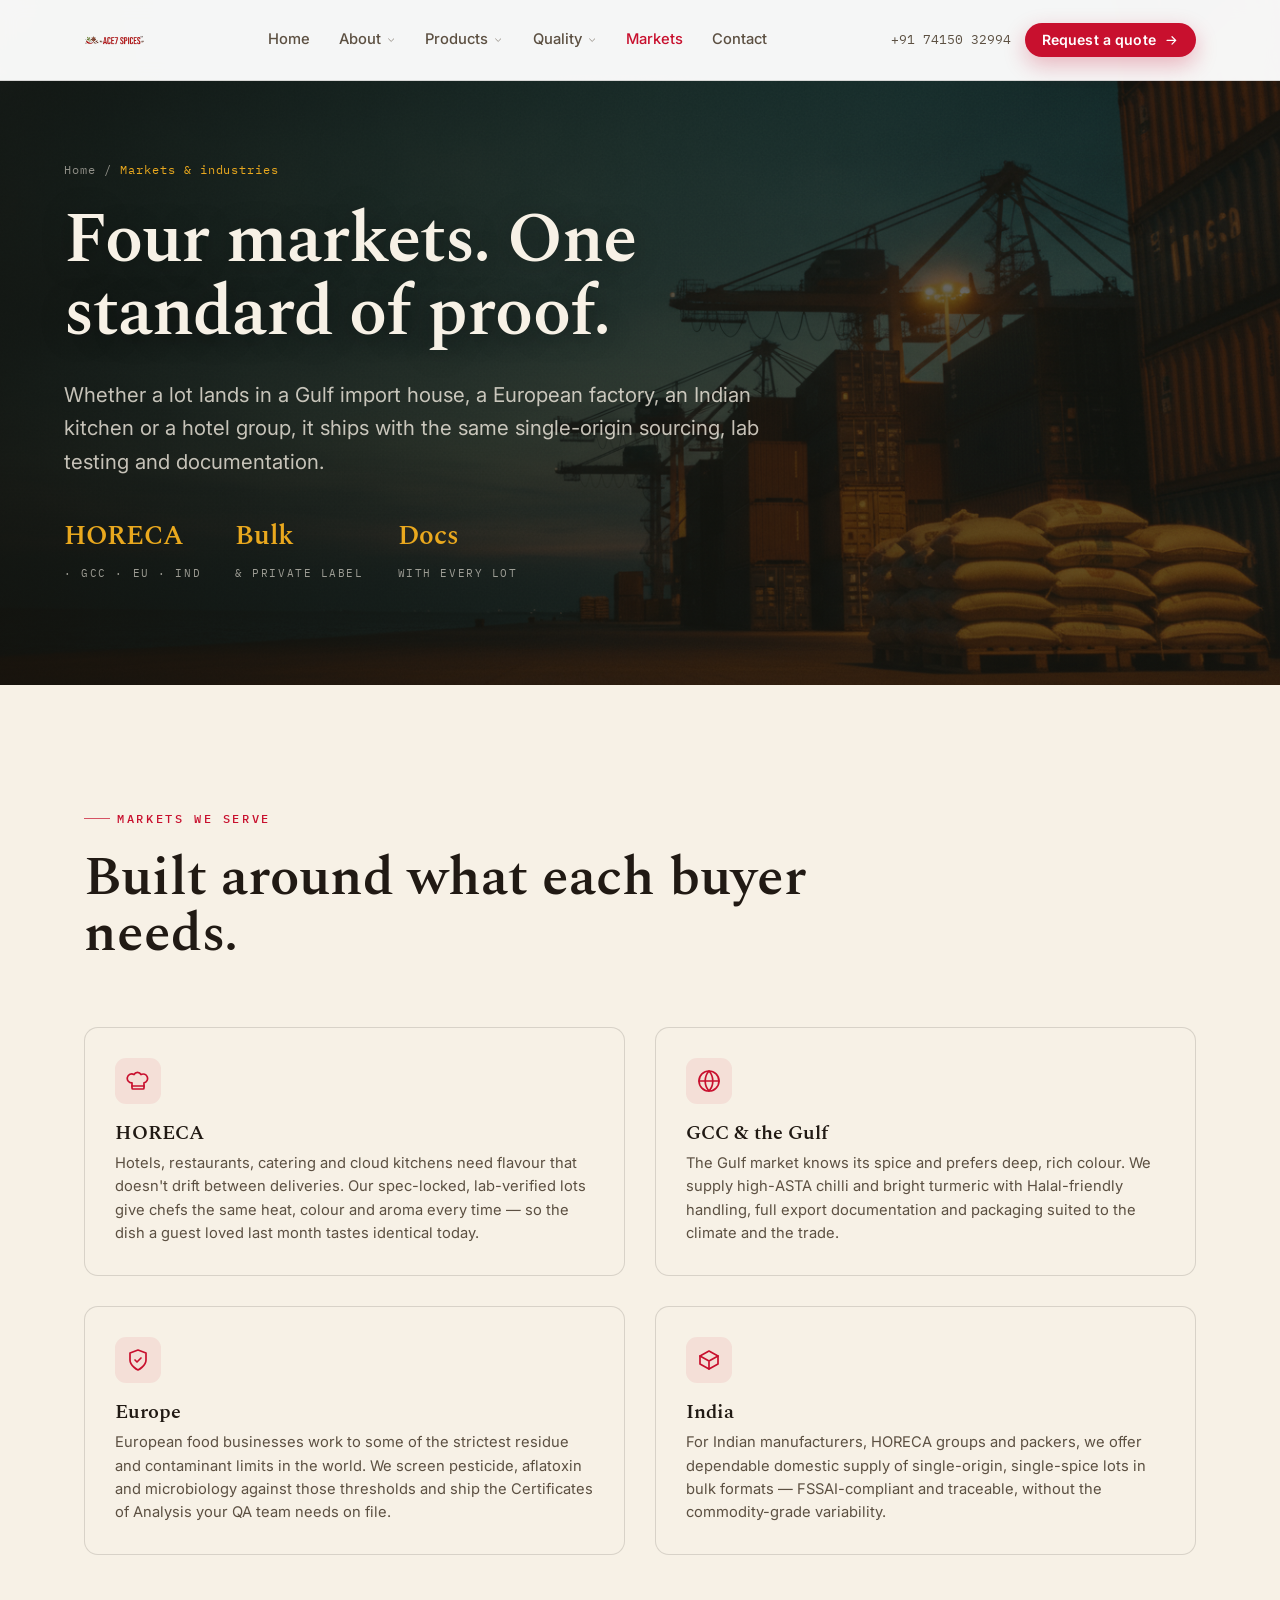
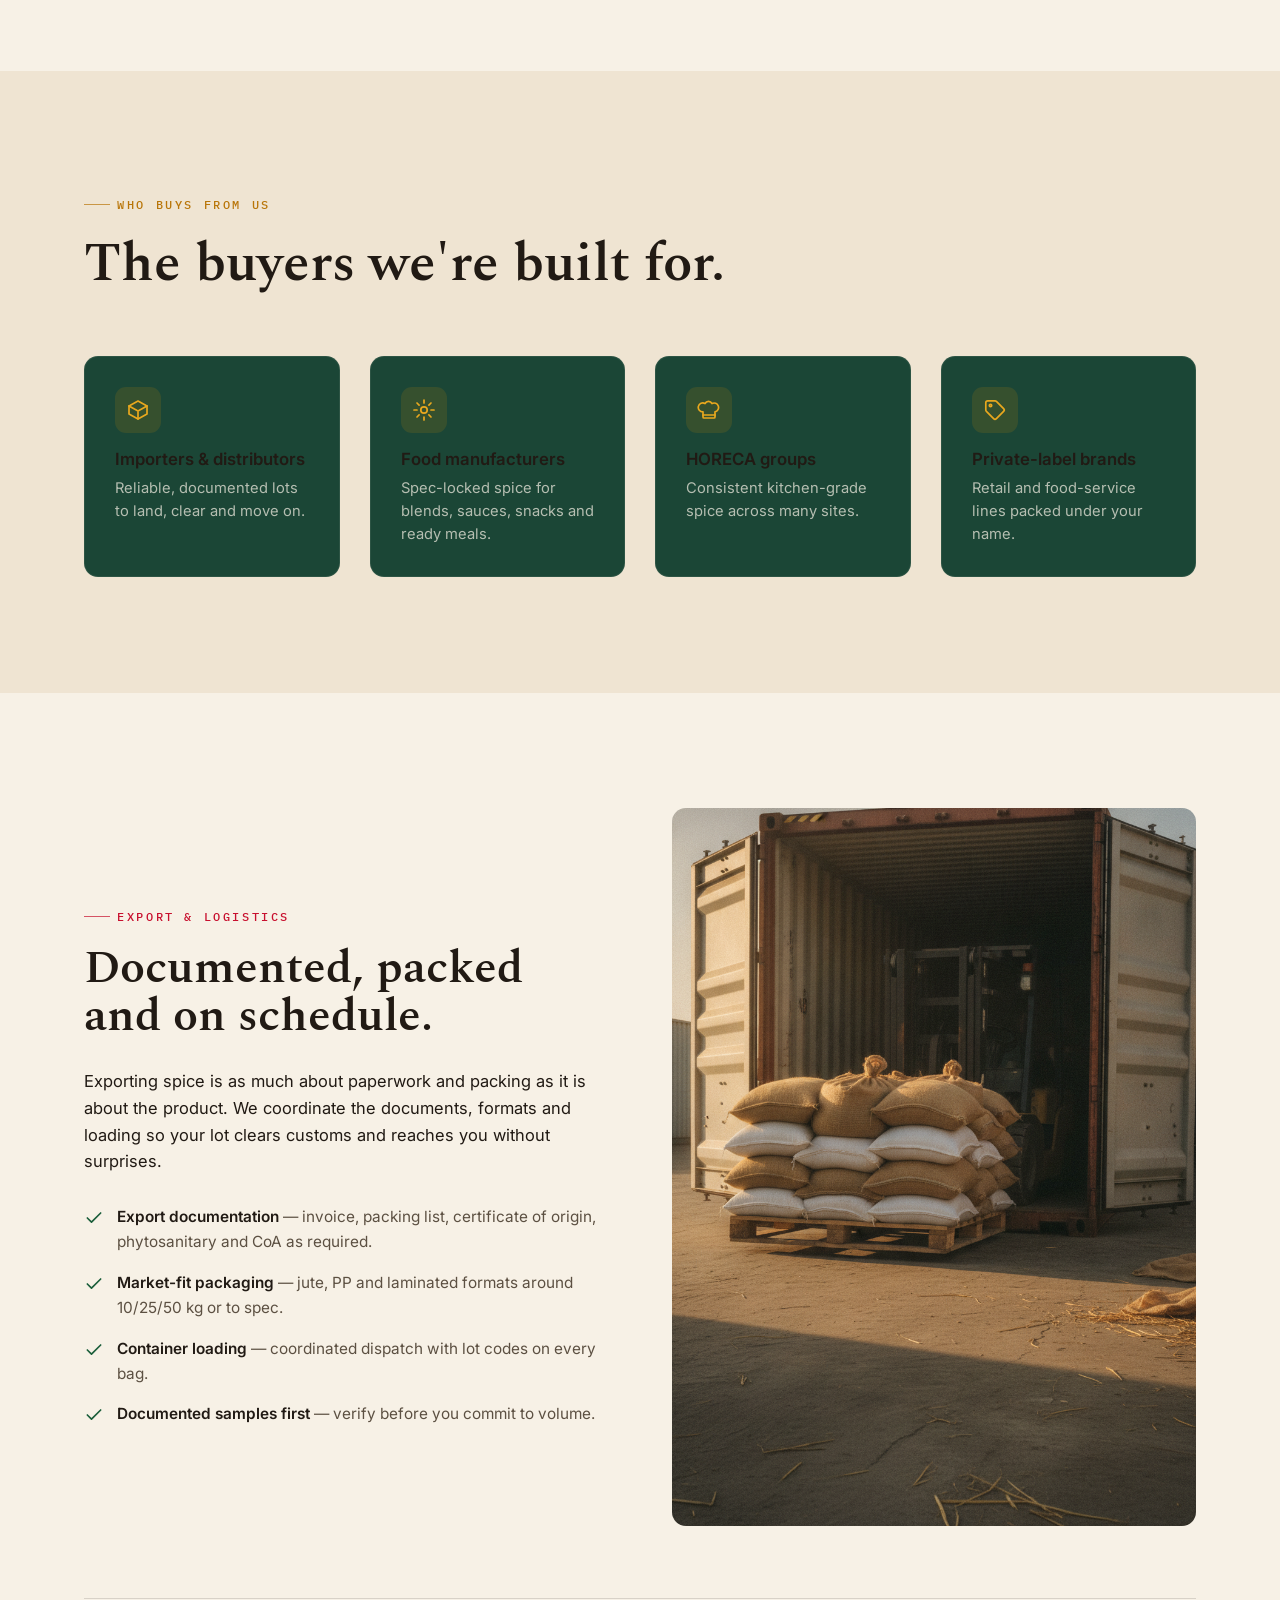
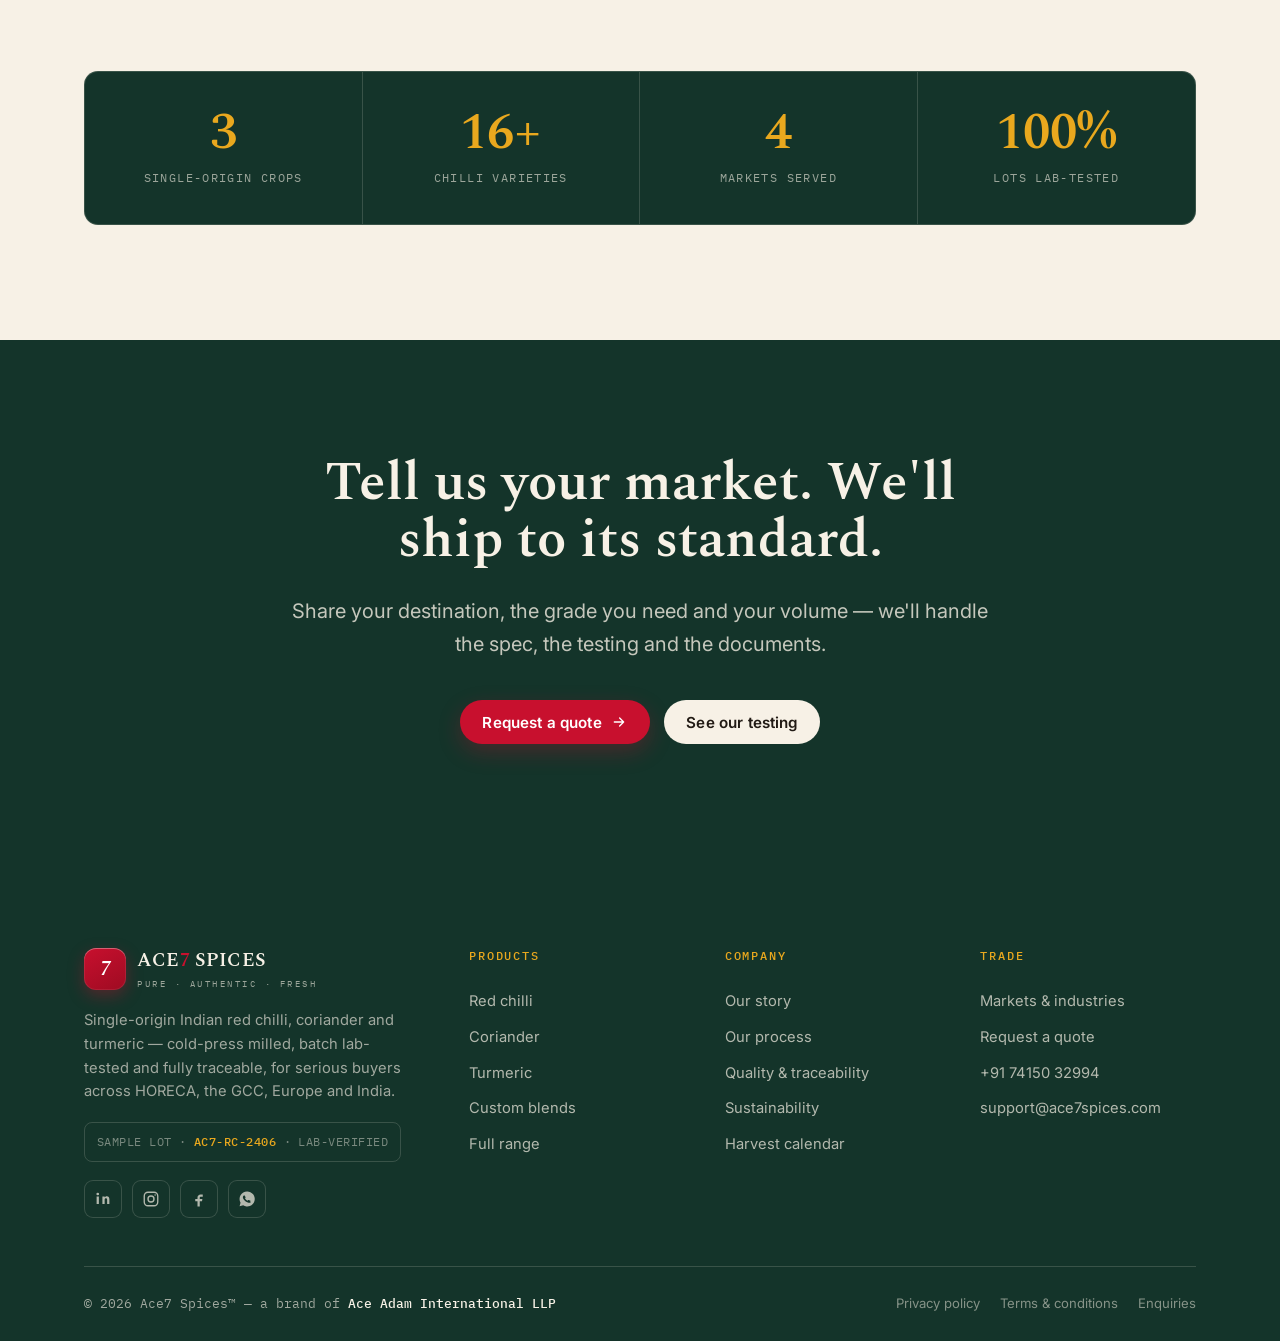
<file: industries.html>
<!DOCTYPE html><html lang="en"><head><meta charset="UTF-8"><meta name="viewport" content="width=device-width, initial-scale=1"><title>Markets & Industries — HORECA, GCC, Europe & India | Ace7 Spices</title><meta name="description" content="Ace7 Spices serves HORECA, GCC, European and Indian buyers — importers, food manufacturers, hotel groups and private-label brands — with single-origin, lab-tested, fully documented spice exports."><meta property="og:title" content="Markets & Industries — HORECA, GCC, Europe & India | Ace7 Spices"><meta property="og:description" content="Ace7 Spices serves HORECA, GCC, European and Indian buyers — importers, food manufacturers, hotel groups and private-label brands — with single-origin, lab-tested, fully documented spice exports."><meta property="og:type" content="website"><meta name="theme-color" content="#1E150F"><link rel="preconnect" href="https://fonts.googleapis.com"><link rel="preconnect" href="https://fonts.gstatic.com" crossorigin><link href="https://fonts.googleapis.com/css2?family=Fraunces:ital,opsz,wght@0,9..144,400..700;1,9..144,400..600&family=IBM+Plex+Mono:wght@400;500&family=IBM+Plex+Sans:wght@400;500;600;700&display=swap" rel="stylesheet"><link rel="stylesheet" href="assets/styles.css"></head><body><a href="#main" class="skip">Skip to content</a><header class="header"><div class="header__inner"><a class="brand" href="index.html" aria-label="Ace7 Spices home"><span class="brand__mark">7</span><span><span class="brand__name">ACE<b>7</b> SPICES</span><span class="brand__tag">The real flavours of India</span></span></a><nav class="nav" aria-label="Primary"><ul style="display:flex;align-items:center;gap:4px"><li class="nav__item"><a class="nav__link" href="index.html">Home</a></li><li class="nav__item"><span class="nav__link">About<svg viewBox="0 0 24 24" fill="none" stroke="currentColor" stroke-width="2.2" stroke-linecap="round" stroke-linejoin="round"><path d="M6 9l6 6 6-6"/></svg></span><div class="dropdown"><a href="about.html"><b>Our story</b><span>Origin, the Ace7 Standard & parent company</span></a><a href="process.html"><b>Our process</b><span>Source → sort → cold-press → ship</span></a><a href="sustainability.html"><b>Sustainability</b><span>Farmer partnerships & single-origin sourcing</span></a></div></li><li class="nav__item"><span class="nav__link">Products<svg viewBox="0 0 24 24" fill="none" stroke="currentColor" stroke-width="2.2" stroke-linecap="round" stroke-linejoin="round"><path d="M6 9l6 6 6-6"/></svg></span><div class="dropdown"><a href="products.html"><b>All products</b><span>Whole & powdered range overview</span></a><a href="red-chilli.html"><b>Red chilli — Guntur</b><span>16 varieties · SHU & ASTA to spec</span></a><a href="coriander.html"><b>Coriander — Rajasthan</b><span>Bold seed · high volatile oil</span></a><a href="turmeric.html"><b>Turmeric — Sangli & Salem</b><span>Graded by curcumin %</span></a><a href="custom-blends.html"><b>Custom blends & private label</b><span>Built to your formulation</span></a></div></li><li class="nav__item"><span class="nav__link">Quality<svg viewBox="0 0 24 24" fill="none" stroke="currentColor" stroke-width="2.2" stroke-linecap="round" stroke-linejoin="round"><path d="M6 9l6 6 6-6"/></svg></span><div class="dropdown"><a href="quality.html"><b>Quality & traceability</b><span>Batch lab-testing & lot tracing</span></a><a href="harvest-calendar.html"><b>Harvest calendar</b><span>Crop cycles & freshness windows</span></a></div></li><li class="nav__item"><a class="nav__link active" href="industries.html">Markets</a></li><li class="nav__item"><a class="nav__link" href="contact.html">Contact</a></li></ul></nav><div class="header__cta"><a class="header__phone" href="tel:+917415032994">+91 74150 32994</a><a class="btn btn--primary" href="contact.html">Request a quote <svg viewBox="0 0 24 24" fill="none" stroke="currentColor" stroke-width="2" stroke-linecap="round" stroke-linejoin="round"><path d="M5 12h14M13 6l6 6-6 6"/></svg></a></div><button class="burger" aria-label="Menu" aria-expanded="false" aria-controls="drawer"><span></span><span></span><span></span></button></div></header><nav class="drawer" id="drawer" aria-label="Mobile"><a href="index.html">Home</a><div class="grp-label">About</div><a class="sub" href="about.html">Our story</a><a class="sub" href="process.html">Our process</a><a class="sub" href="sustainability.html">Sustainability</a><div class="grp-label">Products</div><a class="sub" href="products.html">All products</a><a class="sub" href="red-chilli.html">Red chilli — Guntur</a><a class="sub" href="coriander.html">Coriander — Rajasthan</a><a class="sub" href="turmeric.html">Turmeric — Sangli &amp; Salem</a><a class="sub" href="custom-blends.html">Custom blends &amp; private label</a><div class="grp-label">Quality</div><a class="sub" href="quality.html">Quality &amp; traceability</a><a class="sub" href="harvest-calendar.html">Harvest calendar</a><div class="grp-label">More</div><a class="sub" href="industries.html">Markets &amp; industries</a><a class="sub" href="contact.html">Contact</a><a class="btn btn--primary" href="contact.html">Request a quote</a></nav><main id="main">
<section class="phero">
  <div class="phero__media"><img src="images/markets-hero.jpg" alt="Export containers and a world map representing global spice trade" loading="lazy" data-ph="Export containers and a world map representing global spice trade" data-ph-class="ph--wide" class=""></div>
  <div class="phero__inner reveal in">
    <p class="crumbs"><a href="index.html">Home</a> / <span>Markets &amp; industries</span></p>
    <h1 class="display">Four markets. One standard of proof.</h1>
    <p>Whether a lot lands in a Gulf import house, a European factory, an Indian kitchen or a hotel group, it ships with the same single-origin sourcing, lab testing and documentation.</p>
    <div class="phero__meta"><div class="m"><b>HORECA</b><span>· GCC · EU · IND</span></div><div class="m"><b>Bulk</b><span>& private label</span></div><div class="m"><b>Docs</b><span>with every lot</span></div></div>
  </div>
</section>

<section class="section">
  <div class="wrap">
    <div class="section-head reveal"><span class="eyebrow">Markets we serve</span><h2>Built around what each buyer needs.</h2></div>
    <div class="grid g-2">
      <div class="card reveal"><div class="card__ico"><svg viewBox="0 0 24 24" fill="none" stroke="currentColor" stroke-width="1.7" stroke-linecap="round" stroke-linejoin="round"><path d="M6 13.9V19a1 1 0 0 0 1 1h10a1 1 0 0 0 1-1v-5.1a4.5 4.5 0 1 0-3-8.4 4 4 0 0 0-7 0 4.5 4.5 0 1 0-2 8.4Z"/><path d="M6 17h12"/></svg></div><h3>HORECA</h3><p>Hotels, restaurants, catering and cloud kitchens need flavour that doesn't drift between deliveries. Our spec-locked, lab-verified lots give chefs the same heat, colour and aroma every time — so the dish a guest loved last month tastes identical today.</p></div>
      <div class="card reveal d1"><div class="card__ico"><svg viewBox="0 0 24 24" fill="none" stroke="currentColor" stroke-width="1.7" stroke-linecap="round" stroke-linejoin="round"><circle cx="12" cy="12" r="10"/><path d="M2 12h20M12 2a15 15 0 0 1 0 20 15 15 0 0 1 0-20Z"/></svg></div><h3>GCC &amp; the Gulf</h3><p>The Gulf market knows its spice and prefers deep, rich colour. We supply high-ASTA chilli and bright turmeric with Halal-friendly handling, full export documentation and packaging suited to the climate and the trade.</p></div>
      <div class="card reveal"><div class="card__ico"><svg viewBox="0 0 24 24" fill="none" stroke="currentColor" stroke-width="1.7" stroke-linecap="round" stroke-linejoin="round"><path d="M12 22s8-4 8-10V5l-8-3-8 3v7c0 6 8 10 8 10Z"/><path d="m9 12 2 2 4-4"/></svg></div><h3>Europe</h3><p>European food businesses work to some of the strictest residue and contaminant limits in the world. We screen pesticide, aflatoxin and microbiology against those thresholds and ship the Certificates of Analysis your QA team needs on file.</p></div>
      <div class="card reveal d1"><div class="card__ico"><svg viewBox="0 0 24 24" fill="none" stroke="currentColor" stroke-width="1.7" stroke-linecap="round" stroke-linejoin="round"><path d="m21 8-9-5-9 5v8l9 5 9-5V8Z"/><path d="m3 8 9 5 9-5M12 13v8"/></svg></div><h3>India</h3><p>For Indian manufacturers, HORECA groups and packers, we offer dependable domestic supply of single-origin, single-spice lots in bulk formats — FSSAI-compliant and traceable, without the commodity-grade variability.</p></div>
    </div>
  </div>
</section>

<section class="section roast">
  <div class="wrap">
    <div class="section-head reveal"><span class="eyebrow cream">Who buys from us</span><h2>The buyers we're built for.</h2></div>
    <div class="grid g-4">
      <div class="card card--roast reveal"><div class="card__ico"><svg viewBox="0 0 24 24" fill="none" stroke="currentColor" stroke-width="1.7" stroke-linecap="round" stroke-linejoin="round"><path d="m21 8-9-5-9 5v8l9 5 9-5V8Z"/><path d="m3 8 9 5 9-5M12 13v8"/></svg></div><h4>Importers &amp; distributors</h4><p>Reliable, documented lots to land, clear and move on.</p></div>
      <div class="card card--roast reveal d1"><div class="card__ico"><svg viewBox="0 0 24 24" fill="none" stroke="currentColor" stroke-width="1.7" stroke-linecap="round" stroke-linejoin="round"><circle cx="12" cy="12" r="3.2"/><path d="M12 2v3M12 19v3M2 12h3M19 12h3M5 5l2.1 2.1M16.9 16.9 19 19M19 5l-2.1 2.1M7.1 16.9 5 19"/></svg></div><h4>Food manufacturers</h4><p>Spec-locked spice for blends, sauces, snacks and ready meals.</p></div>
      <div class="card card--roast reveal d2"><div class="card__ico"><svg viewBox="0 0 24 24" fill="none" stroke="currentColor" stroke-width="1.7" stroke-linecap="round" stroke-linejoin="round"><path d="M6 13.9V19a1 1 0 0 0 1 1h10a1 1 0 0 0 1-1v-5.1a4.5 4.5 0 1 0-3-8.4 4 4 0 0 0-7 0 4.5 4.5 0 1 0-2 8.4Z"/><path d="M6 17h12"/></svg></div><h4>HORECA groups</h4><p>Consistent kitchen-grade spice across many sites.</p></div>
      <div class="card card--roast reveal d3"><div class="card__ico"><svg viewBox="0 0 24 24" fill="none" stroke="currentColor" stroke-width="1.7" stroke-linecap="round" stroke-linejoin="round"><path d="M20.6 13.4 13.4 20.6a2 2 0 0 1-2.8 0l-7.2-7.2A2 2 0 0 1 2.8 12V4.8A2 2 0 0 1 4.8 2.8H12a2 2 0 0 1 1.4.6l7.2 7.2a2 2 0 0 1 0 2.8Z"/><circle cx="7.5" cy="7.5" r="1.2"/></svg></div><h4>Private-label brands</h4><p>Retail and food-service lines packed under your name.</p></div>
    </div>
  </div>
</section>

<section class="section">
  <div class="wrap">
    <div class="split">
      <div class="split__body reveal">
        <span class="eyebrow">Export &amp; logistics</span>
        <h2>Documented, packed and on schedule.</h2>
        <p>Exporting spice is as much about paperwork and packing as it is about the product. We coordinate the documents, formats and loading so your lot clears customs and reaches you without surprises.</p>
        <ul class="checklist">
          <li><svg viewBox="0 0 24 24" fill="none" stroke="currentColor" stroke-width="2" stroke-linecap="round" stroke-linejoin="round"><path d="M20 6L9 17l-5-5"/></svg><span><b>Export documentation</b> — invoice, packing list, certificate of origin, phytosanitary and CoA as required.</span></li>
          <li><svg viewBox="0 0 24 24" fill="none" stroke="currentColor" stroke-width="2" stroke-linecap="round" stroke-linejoin="round"><path d="M20 6L9 17l-5-5"/></svg><span><b>Market-fit packaging</b> — jute, PP and laminated formats around 10/25/50 kg or to spec.</span></li>
          <li><svg viewBox="0 0 24 24" fill="none" stroke="currentColor" stroke-width="2" stroke-linecap="round" stroke-linejoin="round"><path d="M20 6L9 17l-5-5"/></svg><span><b>Container loading</b> — coordinated dispatch with lot codes on every bag.</span></li>
          <li><svg viewBox="0 0 24 24" fill="none" stroke="currentColor" stroke-width="2" stroke-linecap="round" stroke-linejoin="round"><path d="M20 6L9 17l-5-5"/></svg><span><b>Documented samples first</b> — verify before you commit to volume.</span></li>
        </ul>
      </div>
      <div class="split__media reveal d1"><img src="images/export-logistics.jpg" alt="Sealed spice bags being loaded into a shipping container" loading="lazy" data-ph="Sealed spice bags being loaded into a shipping container" data-ph-class="ph--tall" class=""></div>
    </div>
    <div class="divider"></div>
    <div class="statsband reveal" style="background:var(--roast)">
      <div class="bigstat"><b>3</b><span>Single-origin crops</span></div>
      <div class="bigstat"><b>16+</b><span>Chilli varieties</span></div>
      <div class="bigstat"><b>4</b><span>Markets served</span></div>
      <div class="bigstat"><b>100%</b><span>Lots lab-tested</span></div>
    </div>
  </div>
</section>

<section class="section roast ctaband">
  <div class="wrap"><div class="ctaband__inner reveal">
    <h2>Tell us your market. We'll ship to its standard.</h2>
    <p>Share your destination, the grade you need and your volume — we'll handle the spec, the testing and the documents.</p>
    <div class="btn-row"><a class="btn btn--primary" href="contact.html">Request a quote <svg viewBox="0 0 24 24" fill="none" stroke="currentColor" stroke-width="2" stroke-linecap="round" stroke-linejoin="round"><path d="M5 12h14M13 6l6 6-6 6"/></svg></a><a class="btn btn--light" href="quality.html">See our testing</a></div>
  </div></div>
</section>
</main><footer class="footer"><div class="wrap"><div class="footer__top"><div class="footer__brand"><a class="brand" href="index.html"><span class="brand__mark">7</span><span><span class="brand__name">ACE<b>7</b> SPICES</span><span class="brand__tag">Pure · Authentic · Fresh</span></span></a><p class="footer__about">Single-origin Indian red chilli, coriander and turmeric — cold-press milled, batch lab-tested and fully traceable, for serious buyers across HORECA, the GCC, Europe and India.</p><div class="footer__lot">SAMPLE LOT · <b>AC7-RC-2406</b> · LAB-VERIFIED</div><div class="footer__social"><a href="#" aria-label="LinkedIn"><svg viewBox="0 0 24 24" fill="currentColor"><path d="M6.5 8.5v10h-3v-10h3Zm-1.5-5a1.8 1.8 0 1 1 0 3.6 1.8 1.8 0 0 1 0-3.6ZM20.5 18.5h-3v-5.3c0-1.3-.5-2.1-1.6-2.1-1.2 0-1.7.8-1.7 2.1v5.3h-3v-10h3v1.3c.5-.8 1.4-1.6 3-1.6 2.2 0 3.3 1.4 3.3 4.2v6.1Z"/></svg></a><a href="#" aria-label="Instagram"><svg viewBox="0 0 24 24" fill="none" stroke="currentColor" stroke-width="1.8"><rect x="3" y="3" width="18" height="18" rx="5"/><circle cx="12" cy="12" r="4"/><circle cx="17.5" cy="6.5" r="1" fill="currentColor" stroke="none"/></svg></a><a href="#" aria-label="Facebook"><svg viewBox="0 0 24 24" fill="currentColor"><path d="M14 9h3V6h-3c-2.2 0-4 1.8-4 4v2H7v3h3v7h3v-7h3l.5-3H13v-2c0-.6.4-1 1-1Z"/></svg></a><a href="https://wa.me/917415032994" aria-label="WhatsApp"><svg viewBox="0 0 24 24" fill="currentColor"><path d="M12 2a10 10 0 0 0-8.6 15l-1.3 4.7 4.8-1.3A10 10 0 1 0 12 2Zm5.3 13.9c-.2.6-1.3 1.2-1.8 1.2-.5.1-1 .2-3.3-.7-2.8-1.1-4.5-3.9-4.7-4.1-.1-.2-1-1.4-1-2.6 0-1.3.6-1.9.9-2.1.2-.3.5-.3.7-.3h.5c.2 0 .4 0 .6.5l.8 2c.1.1.1.3 0 .5l-.4.5c-.2.2-.3.3-.1.6.2.3.8 1.3 1.7 2 1.2.9 1.5 1 1.8.7.2-.3.4-.5.6-.7l.5-.2 1.9.9c.2.1.4.2.5.3.1.4.1 1-.1 1.6Z"/></svg></a></div></div><div><h5>Products</h5><div class="footer__links"><a href="red-chilli.html">Red chilli</a><a href="coriander.html">Coriander</a><a href="turmeric.html">Turmeric</a><a href="custom-blends.html">Custom blends</a><a href="products.html">Full range</a></div></div><div><h5>Company</h5><div class="footer__links"><a href="about.html">Our story</a><a href="process.html">Our process</a><a href="quality.html">Quality &amp; traceability</a><a href="sustainability.html">Sustainability</a><a href="harvest-calendar.html">Harvest calendar</a></div></div><div><h5>Trade</h5><div class="footer__links"><a href="industries.html">Markets &amp; industries</a><a href="contact.html">Request a quote</a><a href="tel:+917415032994">+91 74150 32994</a><a href="mailto:support@ace7spices.com">support@ace7spices.com</a></div></div></div><div class="footer__bottom"><span class="footer__parent">© <span data-year>2025</span> Ace7 Spices™ — a brand of <b>Ace Adam International LLP</b></span><div class="footer__legal"><a href="privacy-policy.html">Privacy policy</a><a href="terms.html">Terms &amp; conditions</a><a href="contact.html">Enquiries</a></div></div></div></footer><script src="assets/script.js"></script></body></html>
</file>
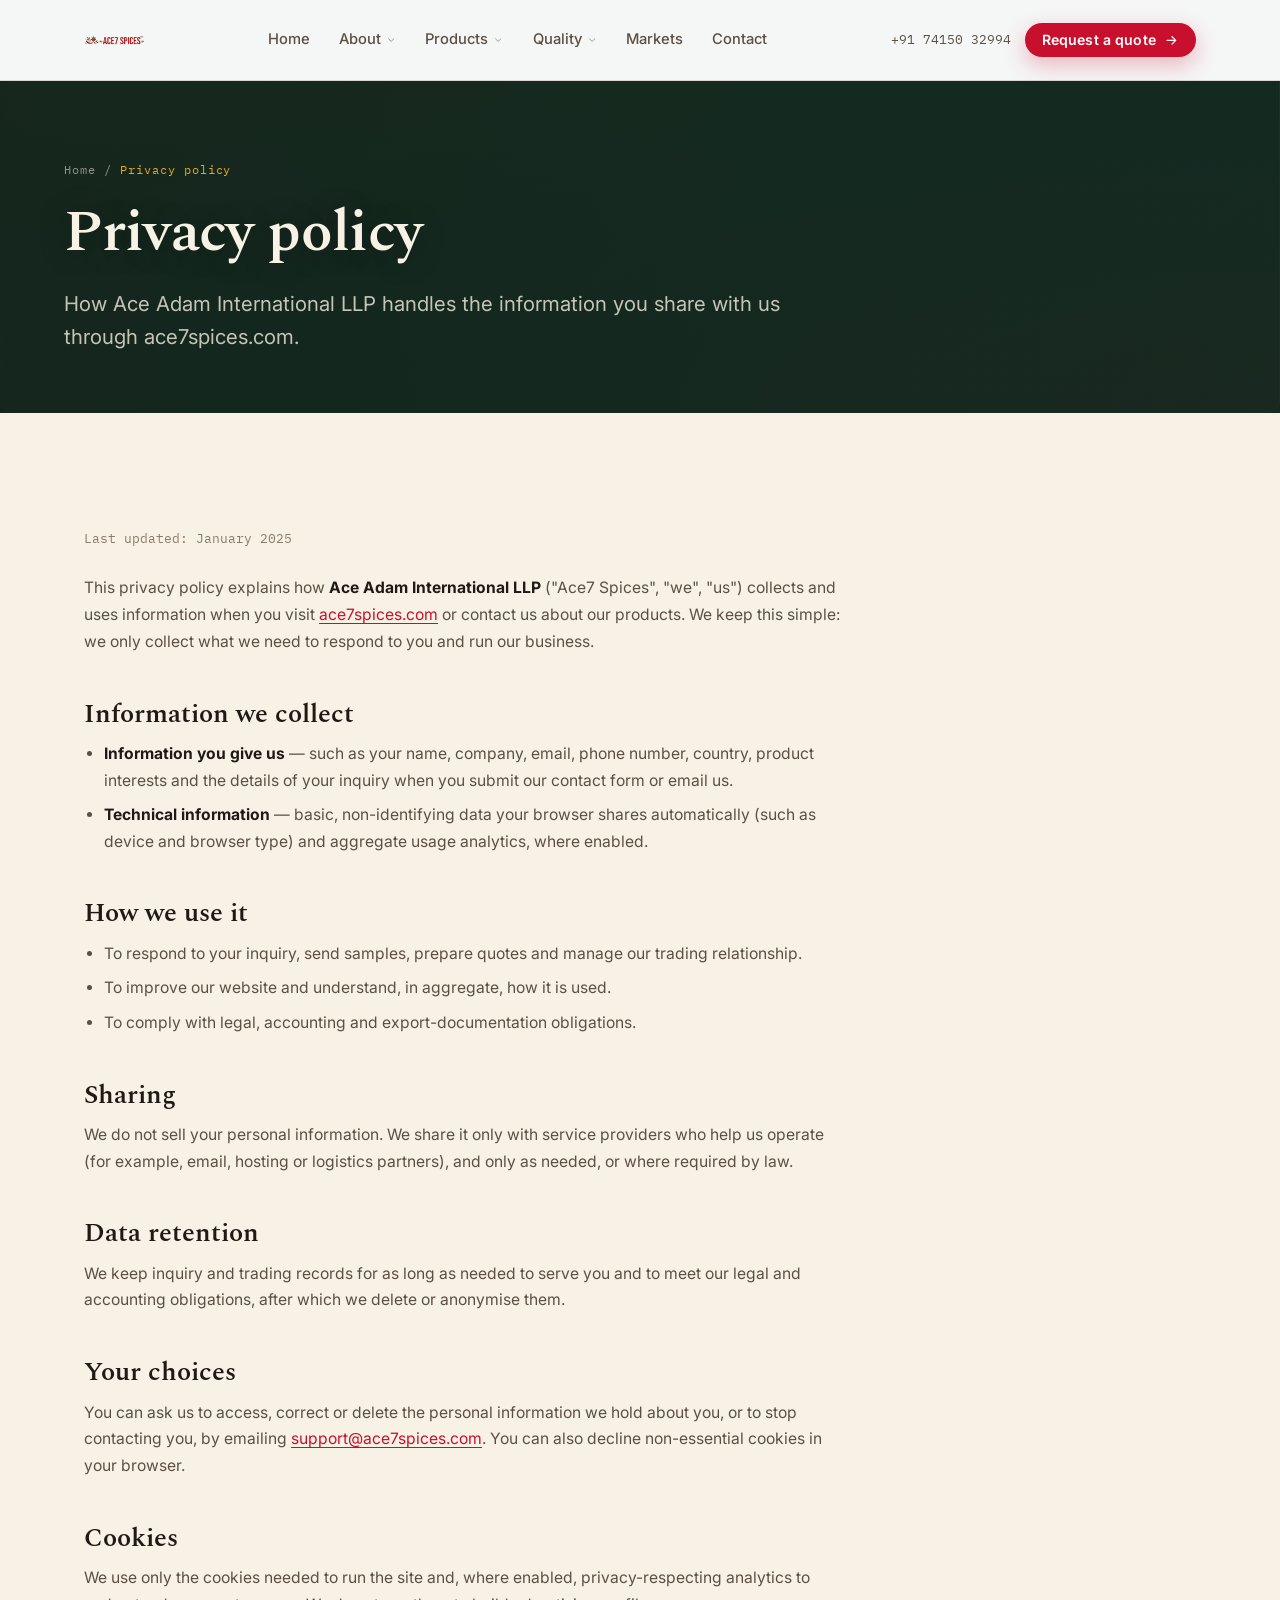
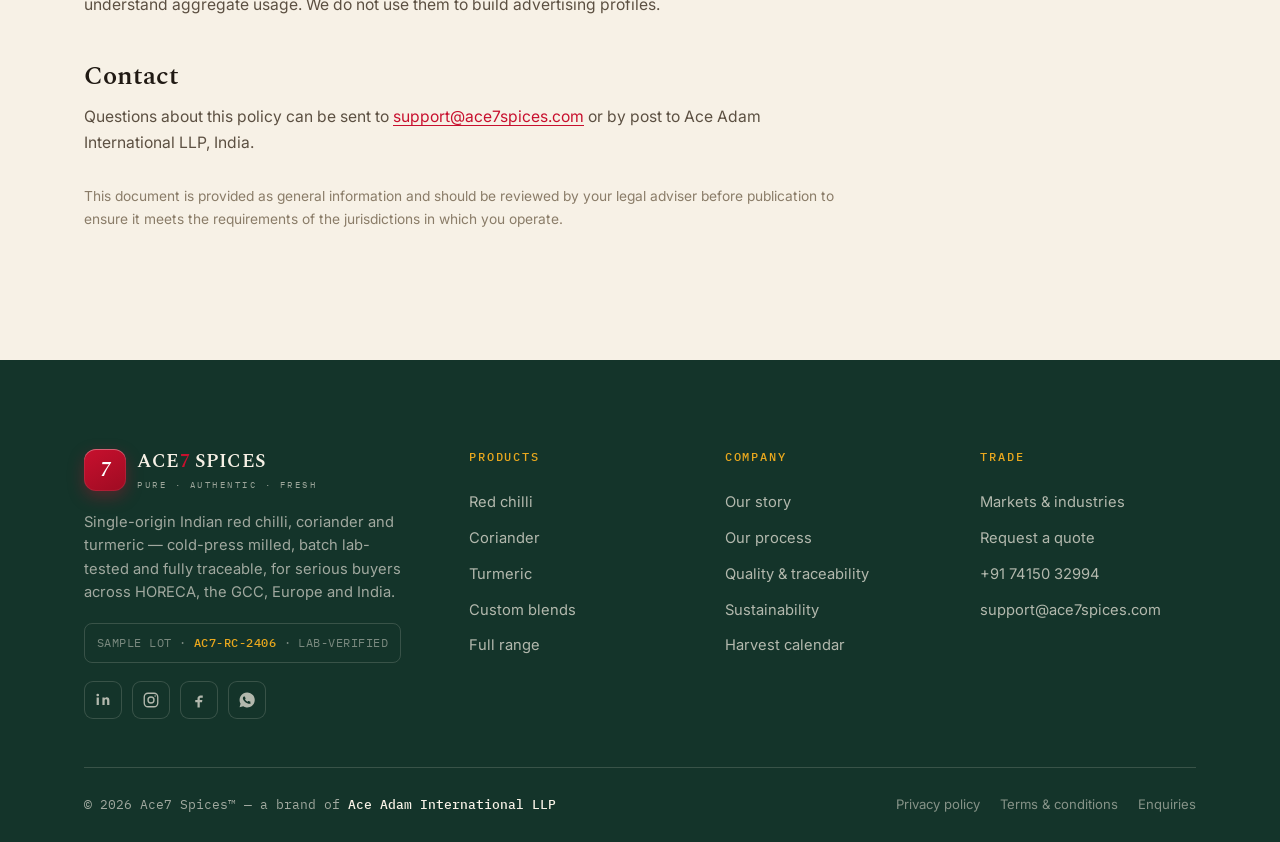
<file: privacy-policy.html>
<!DOCTYPE html><html lang="en"><head><meta charset="UTF-8"><meta name="viewport" content="width=device-width, initial-scale=1"><title>Privacy Policy | Ace7 Spices</title><meta name="description" content="How Ace Adam International LLP, the parent company of Ace7 Spices, collects and uses information shared via ace7spices.com."><meta property="og:title" content="Privacy Policy | Ace7 Spices"><meta property="og:description" content="How Ace Adam International LLP, the parent company of Ace7 Spices, collects and uses information shared via ace7spices.com."><meta property="og:type" content="website"><meta name="theme-color" content="#1E150F"><link rel="preconnect" href="https://fonts.googleapis.com"><link rel="preconnect" href="https://fonts.gstatic.com" crossorigin><link href="https://fonts.googleapis.com/css2?family=Fraunces:ital,opsz,wght@0,9..144,400..700;1,9..144,400..600&family=IBM+Plex+Mono:wght@400;500&family=IBM+Plex+Sans:wght@400;500;600;700&display=swap" rel="stylesheet"><link rel="stylesheet" href="assets/styles.css"></head><body><a href="#main" class="skip">Skip to content</a><header class="header"><div class="header__inner"><a class="brand" href="index.html" aria-label="Ace7 Spices home"><span class="brand__mark">7</span><span><span class="brand__name">ACE<b>7</b> SPICES</span><span class="brand__tag">The real flavours of India</span></span></a><nav class="nav" aria-label="Primary"><ul style="display:flex;align-items:center;gap:4px"><li class="nav__item"><a class="nav__link" href="index.html">Home</a></li><li class="nav__item"><span class="nav__link">About<svg viewBox="0 0 24 24" fill="none" stroke="currentColor" stroke-width="2.2" stroke-linecap="round" stroke-linejoin="round"><path d="M6 9l6 6 6-6"/></svg></span><div class="dropdown"><a href="about.html"><b>Our story</b><span>Origin, the Ace7 Standard & parent company</span></a><a href="process.html"><b>Our process</b><span>Source → sort → cold-press → ship</span></a><a href="sustainability.html"><b>Sustainability</b><span>Farmer partnerships & single-origin sourcing</span></a></div></li><li class="nav__item"><span class="nav__link">Products<svg viewBox="0 0 24 24" fill="none" stroke="currentColor" stroke-width="2.2" stroke-linecap="round" stroke-linejoin="round"><path d="M6 9l6 6 6-6"/></svg></span><div class="dropdown"><a href="products.html"><b>All products</b><span>Whole & powdered range overview</span></a><a href="red-chilli.html"><b>Red chilli — Guntur</b><span>16 varieties · SHU & ASTA to spec</span></a><a href="coriander.html"><b>Coriander — Rajasthan</b><span>Bold seed · high volatile oil</span></a><a href="turmeric.html"><b>Turmeric — Sangli & Salem</b><span>Graded by curcumin %</span></a><a href="custom-blends.html"><b>Custom blends & private label</b><span>Built to your formulation</span></a></div></li><li class="nav__item"><span class="nav__link">Quality<svg viewBox="0 0 24 24" fill="none" stroke="currentColor" stroke-width="2.2" stroke-linecap="round" stroke-linejoin="round"><path d="M6 9l6 6 6-6"/></svg></span><div class="dropdown"><a href="quality.html"><b>Quality & traceability</b><span>Batch lab-testing & lot tracing</span></a><a href="harvest-calendar.html"><b>Harvest calendar</b><span>Crop cycles & freshness windows</span></a></div></li><li class="nav__item"><a class="nav__link" href="industries.html">Markets</a></li><li class="nav__item"><a class="nav__link" href="contact.html">Contact</a></li></ul></nav><div class="header__cta"><a class="header__phone" href="tel:+917415032994">+91 74150 32994</a><a class="btn btn--primary" href="contact.html">Request a quote <svg viewBox="0 0 24 24" fill="none" stroke="currentColor" stroke-width="2" stroke-linecap="round" stroke-linejoin="round"><path d="M5 12h14M13 6l6 6-6 6"/></svg></a></div><button class="burger" aria-label="Menu" aria-expanded="false" aria-controls="drawer"><span></span><span></span><span></span></button></div></header><nav class="drawer" id="drawer" aria-label="Mobile"><a href="index.html">Home</a><div class="grp-label">About</div><a class="sub" href="about.html">Our story</a><a class="sub" href="process.html">Our process</a><a class="sub" href="sustainability.html">Sustainability</a><div class="grp-label">Products</div><a class="sub" href="products.html">All products</a><a class="sub" href="red-chilli.html">Red chilli — Guntur</a><a class="sub" href="coriander.html">Coriander — Rajasthan</a><a class="sub" href="turmeric.html">Turmeric — Sangli &amp; Salem</a><a class="sub" href="custom-blends.html">Custom blends &amp; private label</a><div class="grp-label">Quality</div><a class="sub" href="quality.html">Quality &amp; traceability</a><a class="sub" href="harvest-calendar.html">Harvest calendar</a><div class="grp-label">More</div><a class="sub" href="industries.html">Markets &amp; industries</a><a class="sub" href="contact.html">Contact</a><a class="btn btn--primary" href="contact.html">Request a quote</a></nav><main id="main">
<section class="phero" style="padding-bottom:clamp(40px,5vw,60px)">
  <div class="phero__inner reveal in" style="position:relative;z-index:2">
    <p class="crumbs"><a href="index.html">Home</a> / <span>Privacy policy</span></p>
    <h1 class="display" style="font-size:clamp(2.2rem,5vw,3.6rem)">Privacy policy</h1>
    <p>How Ace Adam International LLP handles the information you share with us through ace7spices.com.</p>
  </div>
  <div class="phero__media" style="opacity:.5"><div class="ph"></div></div>
</section>
<section class="section"><div class="wrap"><div class="prose reveal">
  <p class="updated">Last updated: January 2025</p>
  <p>This privacy policy explains how <strong>Ace Adam International LLP</strong> ("Ace7 Spices", "we", "us") collects and uses information when you visit <a href="https://ace7spices.com">ace7spices.com</a> or contact us about our products. We keep this simple: we only collect what we need to respond to you and run our business.</p>

  <h2>Information we collect</h2>
  <ul>
    <li><strong>Information you give us</strong> — such as your name, company, email, phone number, country, product interests and the details of your inquiry when you submit our contact form or email us.</li>
    <li><strong>Technical information</strong> — basic, non-identifying data your browser shares automatically (such as device and browser type) and aggregate usage analytics, where enabled.</li>
  </ul>

  <h2>How we use it</h2>
  <ul>
    <li>To respond to your inquiry, send samples, prepare quotes and manage our trading relationship.</li>
    <li>To improve our website and understand, in aggregate, how it is used.</li>
    <li>To comply with legal, accounting and export-documentation obligations.</li>
  </ul>

  <h2>Sharing</h2>
  <p>We do not sell your personal information. We share it only with service providers who help us operate (for example, email, hosting or logistics partners), and only as needed, or where required by law.</p>

  <h2>Data retention</h2>
  <p>We keep inquiry and trading records for as long as needed to serve you and to meet our legal and accounting obligations, after which we delete or anonymise them.</p>

  <h2>Your choices</h2>
  <p>You can ask us to access, correct or delete the personal information we hold about you, or to stop contacting you, by emailing <a href="mailto:support@ace7spices.com">support@ace7spices.com</a>. You can also decline non-essential cookies in your browser.</p>

  <h2>Cookies</h2>
  <p>We use only the cookies needed to run the site and, where enabled, privacy-respecting analytics to understand aggregate usage. We do not use them to build advertising profiles.</p>

  <h2>Contact</h2>
  <p>Questions about this policy can be sent to <a href="mailto:support@ace7spices.com">support@ace7spices.com</a> or by post to Ace Adam International LLP, India.</p>

  <p style="font-size:.86rem;color:var(--ink-faint);margin-top:2em">This document is provided as general information and should be reviewed by your legal adviser before publication to ensure it meets the requirements of the jurisdictions in which you operate.</p>
</div></div></section>
</main><footer class="footer"><div class="wrap"><div class="footer__top"><div class="footer__brand"><a class="brand" href="index.html"><span class="brand__mark">7</span><span><span class="brand__name">ACE<b>7</b> SPICES</span><span class="brand__tag">Pure · Authentic · Fresh</span></span></a><p class="footer__about">Single-origin Indian red chilli, coriander and turmeric — cold-press milled, batch lab-tested and fully traceable, for serious buyers across HORECA, the GCC, Europe and India.</p><div class="footer__lot">SAMPLE LOT · <b>AC7-RC-2406</b> · LAB-VERIFIED</div><div class="footer__social"><a href="#" aria-label="LinkedIn"><svg viewBox="0 0 24 24" fill="currentColor"><path d="M6.5 8.5v10h-3v-10h3Zm-1.5-5a1.8 1.8 0 1 1 0 3.6 1.8 1.8 0 0 1 0-3.6ZM20.5 18.5h-3v-5.3c0-1.3-.5-2.1-1.6-2.1-1.2 0-1.7.8-1.7 2.1v5.3h-3v-10h3v1.3c.5-.8 1.4-1.6 3-1.6 2.2 0 3.3 1.4 3.3 4.2v6.1Z"/></svg></a><a href="#" aria-label="Instagram"><svg viewBox="0 0 24 24" fill="none" stroke="currentColor" stroke-width="1.8"><rect x="3" y="3" width="18" height="18" rx="5"/><circle cx="12" cy="12" r="4"/><circle cx="17.5" cy="6.5" r="1" fill="currentColor" stroke="none"/></svg></a><a href="#" aria-label="Facebook"><svg viewBox="0 0 24 24" fill="currentColor"><path d="M14 9h3V6h-3c-2.2 0-4 1.8-4 4v2H7v3h3v7h3v-7h3l.5-3H13v-2c0-.6.4-1 1-1Z"/></svg></a><a href="https://wa.me/917415032994" aria-label="WhatsApp"><svg viewBox="0 0 24 24" fill="currentColor"><path d="M12 2a10 10 0 0 0-8.6 15l-1.3 4.7 4.8-1.3A10 10 0 1 0 12 2Zm5.3 13.9c-.2.6-1.3 1.2-1.8 1.2-.5.1-1 .2-3.3-.7-2.8-1.1-4.5-3.9-4.7-4.1-.1-.2-1-1.4-1-2.6 0-1.3.6-1.9.9-2.1.2-.3.5-.3.7-.3h.5c.2 0 .4 0 .6.5l.8 2c.1.1.1.3 0 .5l-.4.5c-.2.2-.3.3-.1.6.2.3.8 1.3 1.7 2 1.2.9 1.5 1 1.8.7.2-.3.4-.5.6-.7l.5-.2 1.9.9c.2.1.4.2.5.3.1.4.1 1-.1 1.6Z"/></svg></a></div></div><div><h5>Products</h5><div class="footer__links"><a href="red-chilli.html">Red chilli</a><a href="coriander.html">Coriander</a><a href="turmeric.html">Turmeric</a><a href="custom-blends.html">Custom blends</a><a href="products.html">Full range</a></div></div><div><h5>Company</h5><div class="footer__links"><a href="about.html">Our story</a><a href="process.html">Our process</a><a href="quality.html">Quality &amp; traceability</a><a href="sustainability.html">Sustainability</a><a href="harvest-calendar.html">Harvest calendar</a></div></div><div><h5>Trade</h5><div class="footer__links"><a href="industries.html">Markets &amp; industries</a><a href="contact.html">Request a quote</a><a href="tel:+917415032994">+91 74150 32994</a><a href="mailto:support@ace7spices.com">support@ace7spices.com</a></div></div></div><div class="footer__bottom"><span class="footer__parent">© <span data-year>2025</span> Ace7 Spices™ — a brand of <b>Ace Adam International LLP</b></span><div class="footer__legal"><a href="privacy-policy.html">Privacy policy</a><a href="terms.html">Terms &amp; conditions</a><a href="contact.html">Enquiries</a></div></div></div></footer><script src="assets/script.js"></script></body></html>
</file>
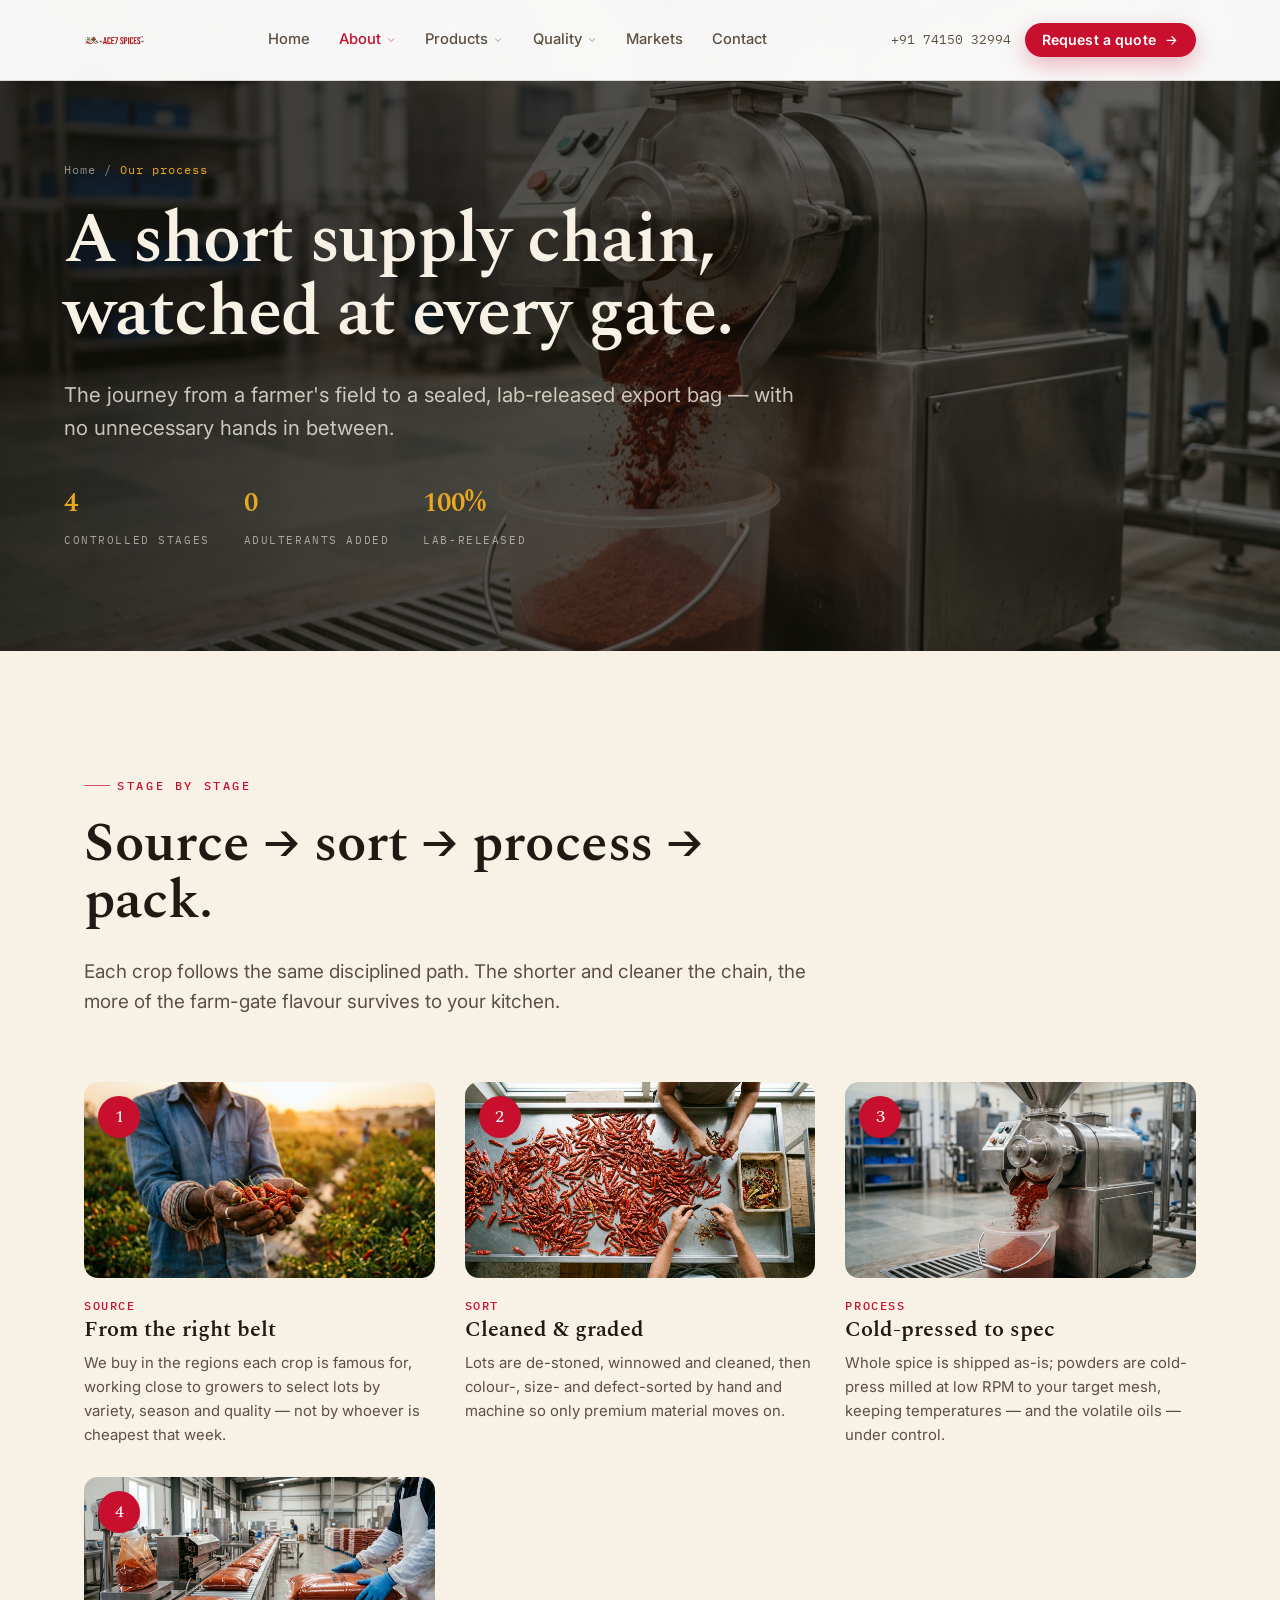
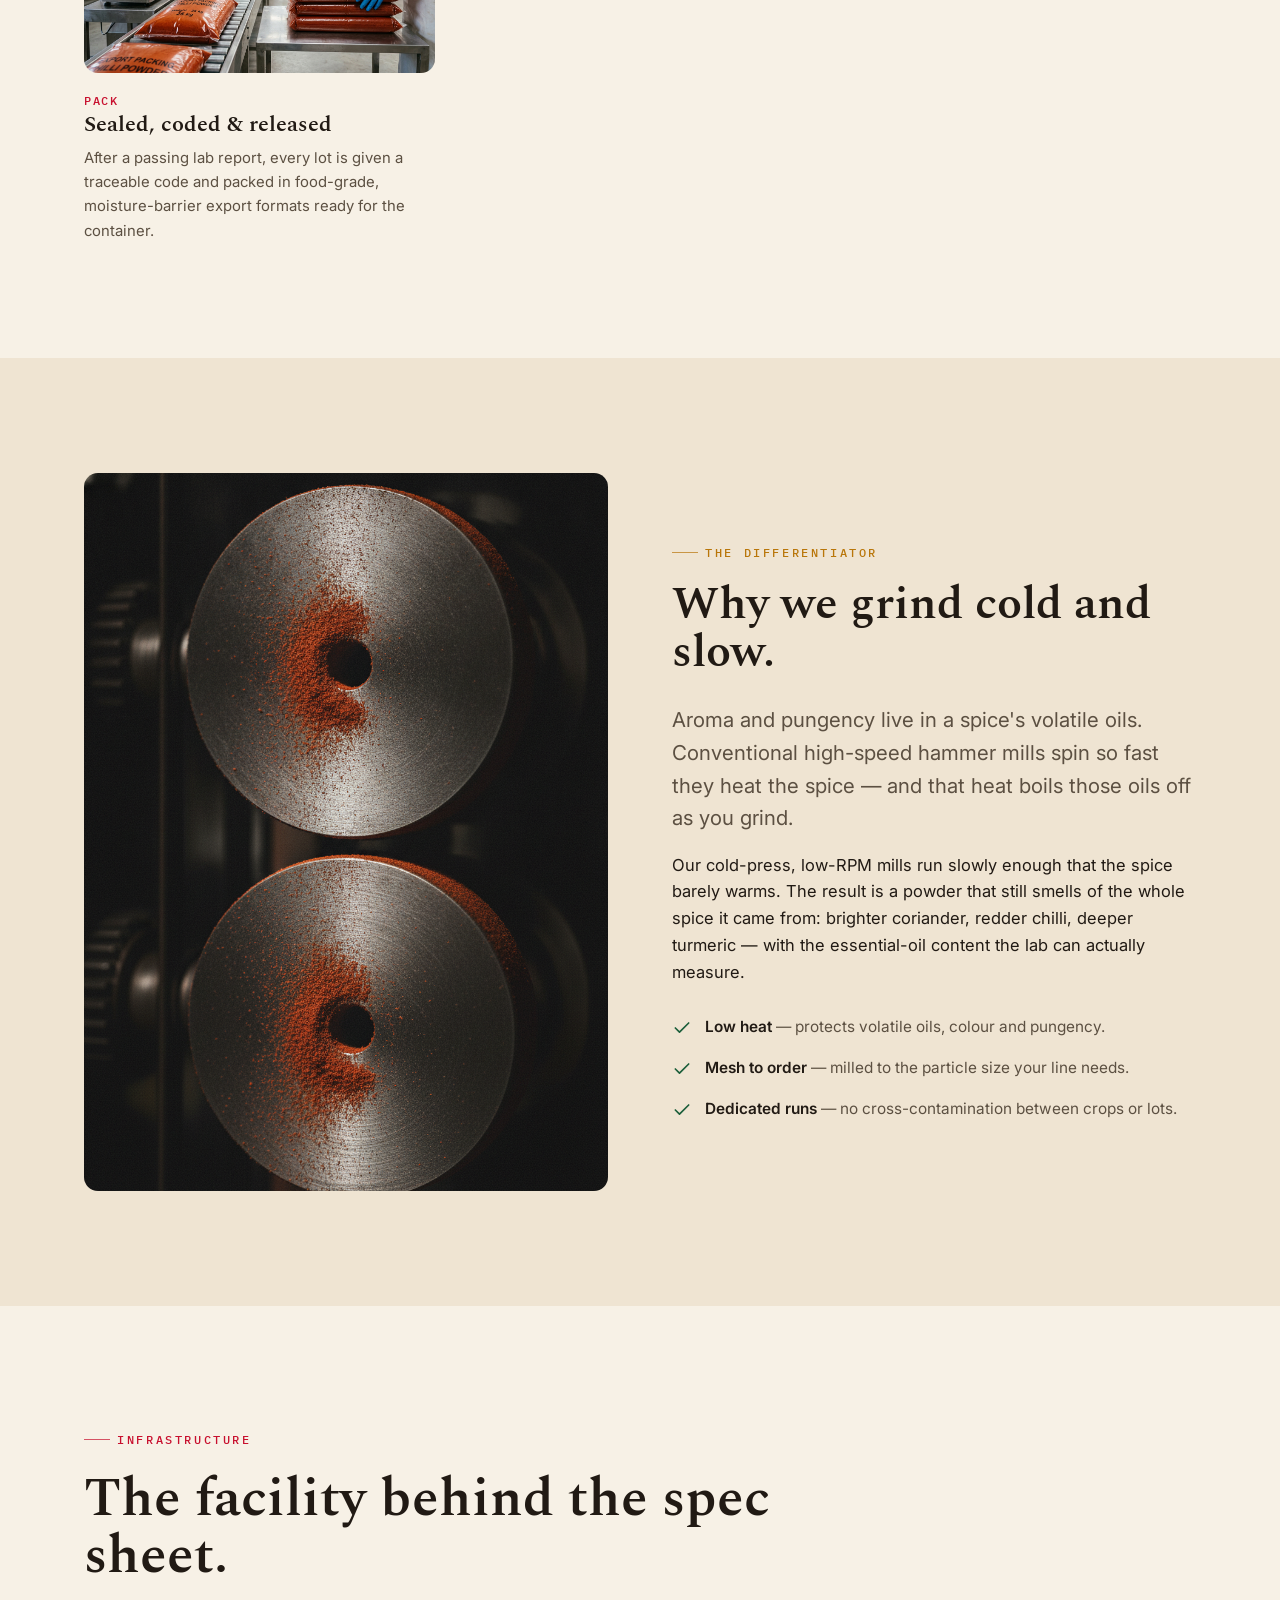
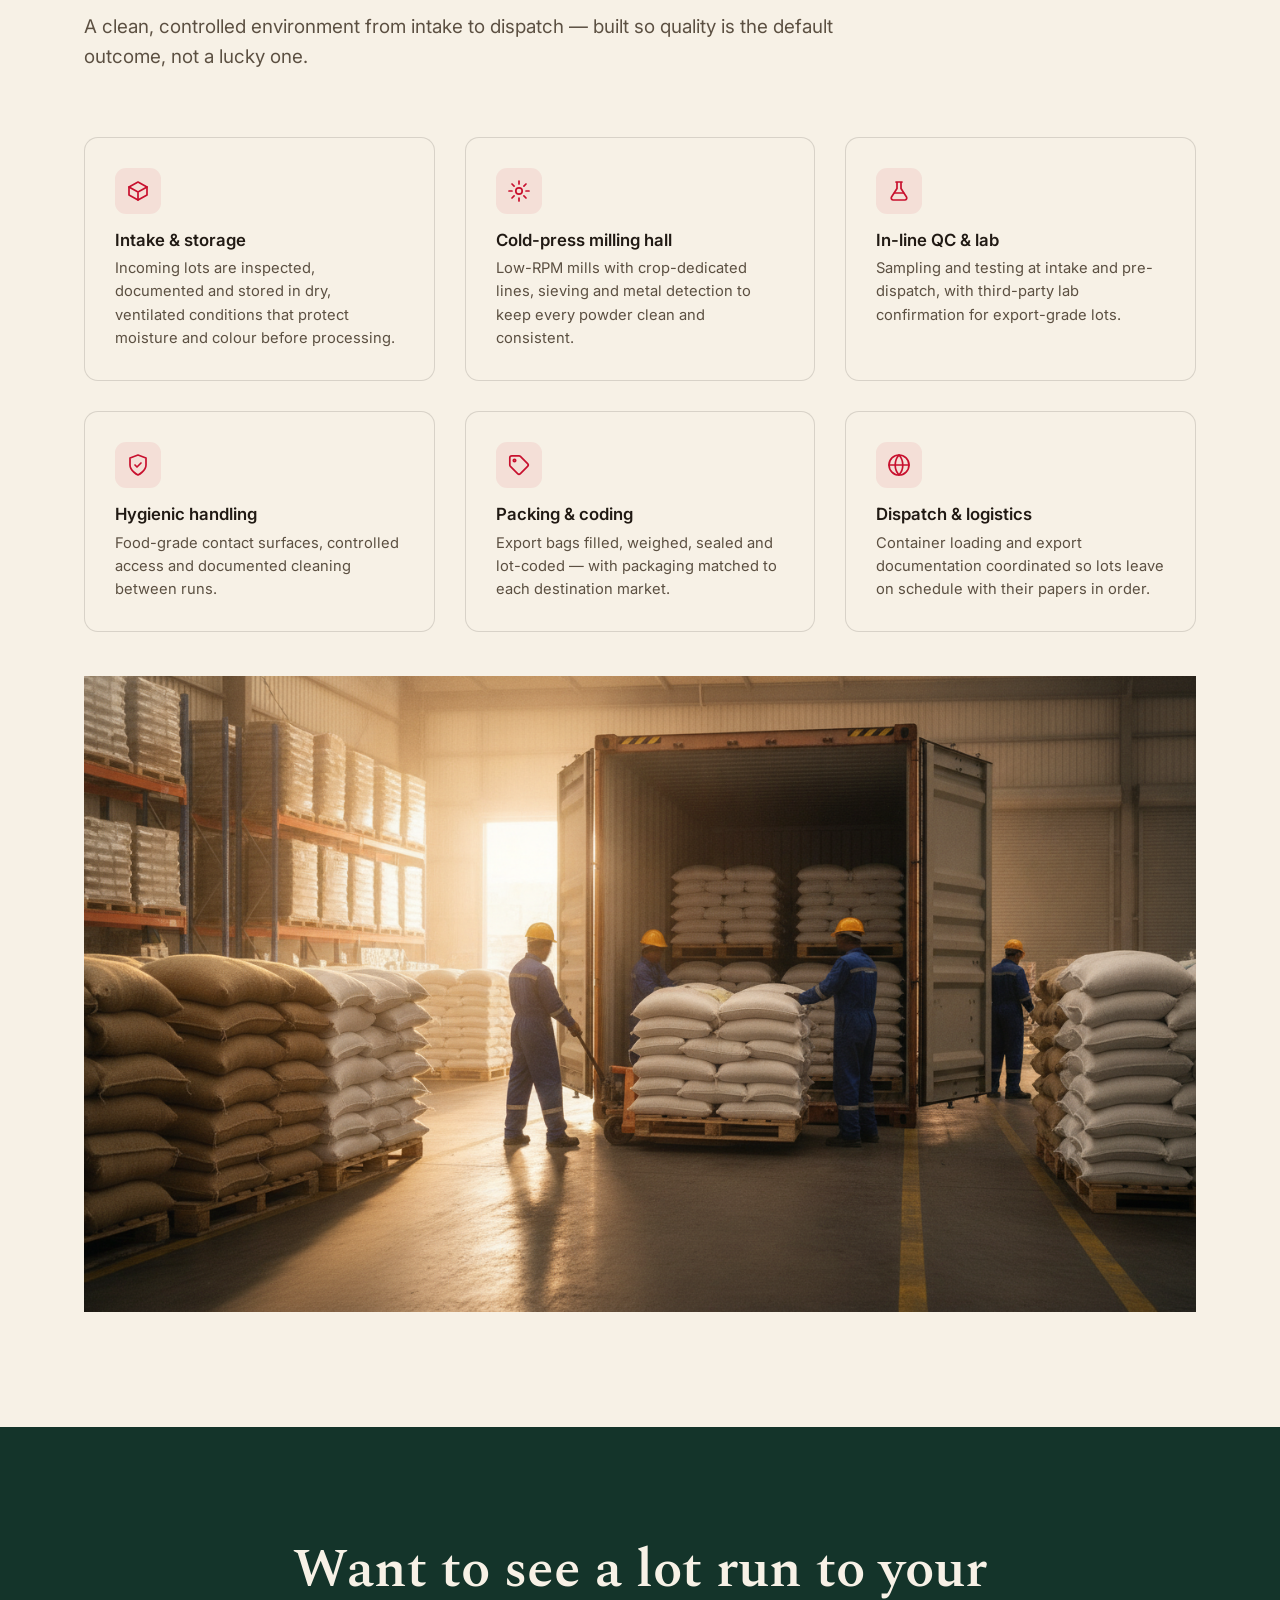
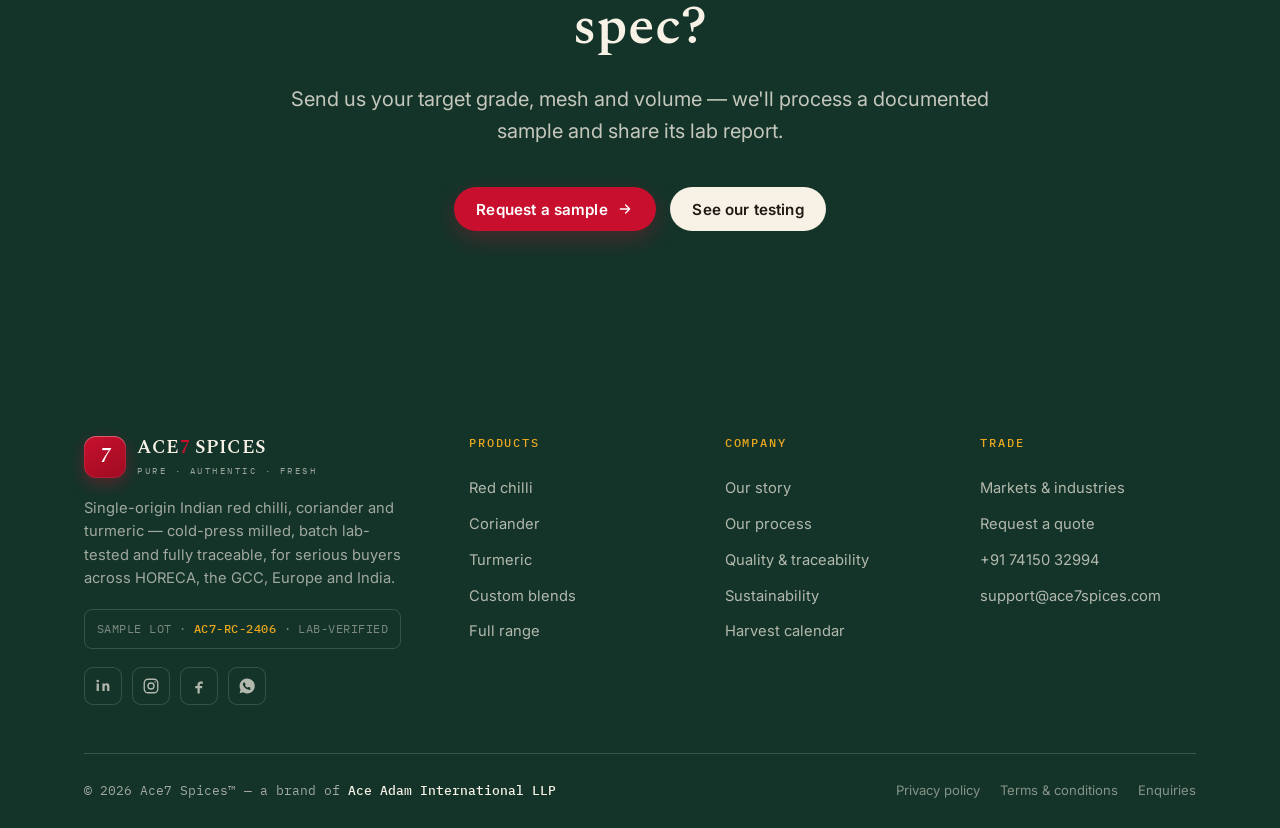
<file: process.html>
<!DOCTYPE html><html lang="en"><head><meta charset="UTF-8"><meta name="viewport" content="width=device-width, initial-scale=1"><title>Our Process — Source, Sort, Cold-Press & Ship | Ace7 Spices</title><meta name="description" content="How Ace7 Spices turns farm-belt crops into export-grade spice: hand-sorting, cold-press low-RPM milling that preserves aroma, in-line QC and lab-released, lot-coded packing."><meta property="og:title" content="Our Process — Source, Sort, Cold-Press & Ship | Ace7 Spices"><meta property="og:description" content="How Ace7 Spices turns farm-belt crops into export-grade spice: hand-sorting, cold-press low-RPM milling that preserves aroma, in-line QC and lab-released, lot-coded packing."><meta property="og:type" content="website"><meta name="theme-color" content="#1E150F"><link rel="preconnect" href="https://fonts.googleapis.com"><link rel="preconnect" href="https://fonts.gstatic.com" crossorigin><link href="https://fonts.googleapis.com/css2?family=Fraunces:ital,opsz,wght@0,9..144,400..700;1,9..144,400..600&family=IBM+Plex+Mono:wght@400;500&family=IBM+Plex+Sans:wght@400;500;600;700&display=swap" rel="stylesheet"><link rel="stylesheet" href="assets/styles.css"></head><body><a href="#main" class="skip">Skip to content</a><header class="header"><div class="header__inner"><a class="brand" href="index.html" aria-label="Ace7 Spices home"><span class="brand__mark">7</span><span><span class="brand__name">ACE<b>7</b> SPICES</span><span class="brand__tag">The real flavours of India</span></span></a><nav class="nav" aria-label="Primary"><ul style="display:flex;align-items:center;gap:4px"><li class="nav__item"><a class="nav__link" href="index.html">Home</a></li><li class="nav__item"><span class="nav__link active">About<svg viewBox="0 0 24 24" fill="none" stroke="currentColor" stroke-width="2.2" stroke-linecap="round" stroke-linejoin="round"><path d="M6 9l6 6 6-6"/></svg></span><div class="dropdown"><a href="about.html"><b>Our story</b><span>Origin, the Ace7 Standard & parent company</span></a><a href="process.html"><b>Our process</b><span>Source → sort → cold-press → ship</span></a><a href="sustainability.html"><b>Sustainability</b><span>Farmer partnerships & single-origin sourcing</span></a></div></li><li class="nav__item"><span class="nav__link">Products<svg viewBox="0 0 24 24" fill="none" stroke="currentColor" stroke-width="2.2" stroke-linecap="round" stroke-linejoin="round"><path d="M6 9l6 6 6-6"/></svg></span><div class="dropdown"><a href="products.html"><b>All products</b><span>Whole & powdered range overview</span></a><a href="red-chilli.html"><b>Red chilli — Guntur</b><span>16 varieties · SHU & ASTA to spec</span></a><a href="coriander.html"><b>Coriander — Rajasthan</b><span>Bold seed · high volatile oil</span></a><a href="turmeric.html"><b>Turmeric — Sangli & Salem</b><span>Graded by curcumin %</span></a><a href="custom-blends.html"><b>Custom blends & private label</b><span>Built to your formulation</span></a></div></li><li class="nav__item"><span class="nav__link">Quality<svg viewBox="0 0 24 24" fill="none" stroke="currentColor" stroke-width="2.2" stroke-linecap="round" stroke-linejoin="round"><path d="M6 9l6 6 6-6"/></svg></span><div class="dropdown"><a href="quality.html"><b>Quality & traceability</b><span>Batch lab-testing & lot tracing</span></a><a href="harvest-calendar.html"><b>Harvest calendar</b><span>Crop cycles & freshness windows</span></a></div></li><li class="nav__item"><a class="nav__link" href="industries.html">Markets</a></li><li class="nav__item"><a class="nav__link" href="contact.html">Contact</a></li></ul></nav><div class="header__cta"><a class="header__phone" href="tel:+917415032994">+91 74150 32994</a><a class="btn btn--primary" href="contact.html">Request a quote <svg viewBox="0 0 24 24" fill="none" stroke="currentColor" stroke-width="2" stroke-linecap="round" stroke-linejoin="round"><path d="M5 12h14M13 6l6 6-6 6"/></svg></a></div><button class="burger" aria-label="Menu" aria-expanded="false" aria-controls="drawer"><span></span><span></span><span></span></button></div></header><nav class="drawer" id="drawer" aria-label="Mobile"><a href="index.html">Home</a><div class="grp-label">About</div><a class="sub" href="about.html">Our story</a><a class="sub" href="process.html">Our process</a><a class="sub" href="sustainability.html">Sustainability</a><div class="grp-label">Products</div><a class="sub" href="products.html">All products</a><a class="sub" href="red-chilli.html">Red chilli — Guntur</a><a class="sub" href="coriander.html">Coriander — Rajasthan</a><a class="sub" href="turmeric.html">Turmeric — Sangli &amp; Salem</a><a class="sub" href="custom-blends.html">Custom blends &amp; private label</a><div class="grp-label">Quality</div><a class="sub" href="quality.html">Quality &amp; traceability</a><a class="sub" href="harvest-calendar.html">Harvest calendar</a><div class="grp-label">More</div><a class="sub" href="industries.html">Markets &amp; industries</a><a class="sub" href="contact.html">Contact</a><a class="btn btn--primary" href="contact.html">Request a quote</a></nav><main id="main">
<section class="phero">
  <div class="phero__media"><img src="images/process-coldpress.jpg" alt="Cold-press low-RPM spice milling at the Ace7 facility" loading="lazy" data-ph="Cold-press low-RPM spice milling at the Ace7 facility" data-ph-class="ph--wide" class=""></div>
  <div class="phero__inner reveal in">
    <p class="crumbs"><a href="index.html">Home</a> / <span>Our process</span></p>
    <h1 class="display">A short supply chain, watched at every gate.</h1>
    <p>The journey from a farmer's field to a sealed, lab-released export bag — with no unnecessary hands in between.</p>
    <div class="phero__meta"><div class="m"><b>4</b><span>Controlled stages</span></div><div class="m"><b>0</b><span>Adulterants added</span></div><div class="m"><b>100%</b><span>Lab-released</span></div></div>
  </div>
</section>

<section class="section">
  <div class="wrap">
    <div class="section-head reveal"><span class="eyebrow">Stage by stage</span><h2>Source &rarr; sort &rarr; process &rarr; pack.</h2><p>Each crop follows the same disciplined path. The shorter and cleaner the chain, the more of the farm-gate flavour survives to your kitchen.</p></div>
    <div class="steps">
      <div class="step reveal"><div class="step__media"><span class="step__no">1</span><img src="images/process-sourcing.jpg" alt="Farmer handing over freshly harvested spice crop" loading="lazy" data-ph="Farmer handing over freshly harvested spice crop" data-ph-class="ph--wide" class=""></div><h3><small>Source</small>From the right belt</h3><p>We buy in the regions each crop is famous for, working close to growers to select lots by variety, season and quality — not by whoever is cheapest that week.</p></div>
      <div class="step reveal d1"><div class="step__media"><span class="step__no">2</span><img src="images/process-sorting.jpg" alt="Workers hand-sorting chillies for colour and defects" loading="lazy" data-ph="Workers hand-sorting chillies for colour and defects" data-ph-class="ph--wide" class=""></div><h3><small>Sort</small>Cleaned &amp; graded</h3><p>Lots are de-stoned, winnowed and cleaned, then colour-, size- and defect-sorted by hand and machine so only premium material moves on.</p></div>
      <div class="step reveal d2"><div class="step__media"><span class="step__no">3</span><img src="images/process-coldpress.jpg" alt="Cold-press low-RPM grinder producing aromatic spice powder" loading="lazy" data-ph="Cold-press low-RPM grinder producing aromatic spice powder" data-ph-class="ph--wide" class=""></div><h3><small>Process</small>Cold-pressed to spec</h3><p>Whole spice is shipped as-is; powders are cold-press milled at low RPM to your target mesh, keeping temperatures — and the volatile oils — under control.</p></div>
      <div class="step reveal d3"><div class="step__media"><span class="step__no">4</span><img src="images/process-packing.jpg" alt="Export-ready spice packing in food-grade bags" loading="lazy" data-ph="Export-ready spice packing in food-grade bags" data-ph-class="ph--wide" class=""></div><h3><small>Pack</small>Sealed, coded &amp; released</h3><p>After a passing lab report, every lot is given a traceable code and packed in food-grade, moisture-barrier export formats ready for the container.</p></div>
    </div>
  </div>
</section>

<section class="section roast">
  <div class="wrap">
    <div class="split">
      <div class="split__media reveal"><img src="images/coldpress-detail.jpg" alt="Detail of low-RPM cold-press grinding stones" loading="lazy" data-ph="Detail of low-RPM cold-press grinding stones" data-ph-class="ph--tall" class=""></div>
      <div class="split__body reveal d1">
        <span class="eyebrow cream">The differentiator</span>
        <h2>Why we grind cold and slow.</h2>
        <p class="lead">Aroma and pungency live in a spice's volatile oils. Conventional high-speed hammer mills spin so fast they heat the spice — and that heat boils those oils off as you grind.</p>
        <p>Our cold-press, low-RPM mills run slowly enough that the spice barely warms. The result is a powder that still smells of the whole spice it came from: brighter coriander, redder chilli, deeper turmeric — with the essential-oil content the lab can actually measure.</p>
        <ul class="checklist">
          <li><svg viewBox="0 0 24 24" fill="none" stroke="currentColor" stroke-width="2" stroke-linecap="round" stroke-linejoin="round"><path d="M20 6L9 17l-5-5"/></svg><span><b>Low heat</b> — protects volatile oils, colour and pungency.</span></li>
          <li><svg viewBox="0 0 24 24" fill="none" stroke="currentColor" stroke-width="2" stroke-linecap="round" stroke-linejoin="round"><path d="M20 6L9 17l-5-5"/></svg><span><b>Mesh to order</b> — milled to the particle size your line needs.</span></li>
          <li><svg viewBox="0 0 24 24" fill="none" stroke="currentColor" stroke-width="2" stroke-linecap="round" stroke-linejoin="round"><path d="M20 6L9 17l-5-5"/></svg><span><b>Dedicated runs</b> — no cross-contamination between crops or lots.</span></li>
        </ul>
      </div>
    </div>
  </div>
</section>

<section class="section">
  <div class="wrap">
    <div class="section-head reveal"><span class="eyebrow">Infrastructure</span><h2>The facility behind the spec sheet.</h2><p>A clean, controlled environment from intake to dispatch — built so quality is the default outcome, not a lucky one.</p></div>
    <div class="grid g-3">
      <div class="card reveal"><div class="card__ico"><svg viewBox="0 0 24 24" fill="none" stroke="currentColor" stroke-width="1.7" stroke-linecap="round" stroke-linejoin="round"><path d="m21 8-9-5-9 5v8l9 5 9-5V8Z"/><path d="m3 8 9 5 9-5M12 13v8"/></svg></div><h4>Intake &amp; storage</h4><p>Incoming lots are inspected, documented and stored in dry, ventilated conditions that protect moisture and colour before processing.</p></div>
      <div class="card reveal d1"><div class="card__ico"><svg viewBox="0 0 24 24" fill="none" stroke="currentColor" stroke-width="1.7" stroke-linecap="round" stroke-linejoin="round"><circle cx="12" cy="12" r="3.2"/><path d="M12 2v3M12 19v3M2 12h3M19 12h3M5 5l2.1 2.1M16.9 16.9 19 19M19 5l-2.1 2.1M7.1 16.9 5 19"/></svg></div><h4>Cold-press milling hall</h4><p>Low-RPM mills with crop-dedicated lines, sieving and metal detection to keep every powder clean and consistent.</p></div>
      <div class="card reveal d2"><div class="card__ico"><svg viewBox="0 0 24 24" fill="none" stroke="currentColor" stroke-width="1.7" stroke-linecap="round" stroke-linejoin="round"><path d="M9 3h6M10 3v6.5L4.5 18A2 2 0 0 0 6.2 21h11.6a2 2 0 0 0 1.7-3l-5.5-8.5V3"/><path d="M7.5 14h9"/></svg></div><h4>In-line QC &amp; lab</h4><p>Sampling and testing at intake and pre-dispatch, with third-party lab confirmation for export-grade lots.</p></div>
      <div class="card reveal"><div class="card__ico"><svg viewBox="0 0 24 24" fill="none" stroke="currentColor" stroke-width="1.7" stroke-linecap="round" stroke-linejoin="round"><path d="M12 22s8-4 8-10V5l-8-3-8 3v7c0 6 8 10 8 10Z"/><path d="m9 12 2 2 4-4"/></svg></div><h4>Hygienic handling</h4><p>Food-grade contact surfaces, controlled access and documented cleaning between runs.</p></div>
      <div class="card reveal d1"><div class="card__ico"><svg viewBox="0 0 24 24" fill="none" stroke="currentColor" stroke-width="1.7" stroke-linecap="round" stroke-linejoin="round"><path d="M20.6 13.4 13.4 20.6a2 2 0 0 1-2.8 0l-7.2-7.2A2 2 0 0 1 2.8 12V4.8A2 2 0 0 1 4.8 2.8H12a2 2 0 0 1 1.4.6l7.2 7.2a2 2 0 0 1 0 2.8Z"/><circle cx="7.5" cy="7.5" r="1.2"/></svg></div><h4>Packing &amp; coding</h4><p>Export bags filled, weighed, sealed and lot-coded — with packaging matched to each destination market.</p></div>
      <div class="card reveal d2"><div class="card__ico"><svg viewBox="0 0 24 24" fill="none" stroke="currentColor" stroke-width="1.7" stroke-linecap="round" stroke-linejoin="round"><circle cx="12" cy="12" r="10"/><path d="M2 12h20M12 2a15 15 0 0 1 0 20 15 15 0 0 1 0-20Z"/></svg></div><h4>Dispatch &amp; logistics</h4><p>Container loading and export documentation coordinated so lots leave on schedule with their papers in order.</p></div>
    </div>
    <div class="reveal" style="margin-top:44px"><img src="images/facility-loading.jpg" alt="Workers loading sealed spice bags into an export container truck" loading="lazy" data-ph="Workers loading sealed spice bags into an export container truck" data-ph-class="ph--wide" class=""></div>
  </div>
</section>

<section class="section roast ctaband">
  <div class="wrap"><div class="ctaband__inner reveal">
    <h2>Want to see a lot run to your spec?</h2>
    <p>Send us your target grade, mesh and volume — we'll process a documented sample and share its lab report.</p>
    <div class="btn-row"><a class="btn btn--primary" href="contact.html">Request a sample <svg viewBox="0 0 24 24" fill="none" stroke="currentColor" stroke-width="2" stroke-linecap="round" stroke-linejoin="round"><path d="M5 12h14M13 6l6 6-6 6"/></svg></a><a class="btn btn--light" href="quality.html">See our testing</a></div>
  </div></div>
</section>
</main><footer class="footer"><div class="wrap"><div class="footer__top"><div class="footer__brand"><a class="brand" href="index.html"><span class="brand__mark">7</span><span><span class="brand__name">ACE<b>7</b> SPICES</span><span class="brand__tag">Pure · Authentic · Fresh</span></span></a><p class="footer__about">Single-origin Indian red chilli, coriander and turmeric — cold-press milled, batch lab-tested and fully traceable, for serious buyers across HORECA, the GCC, Europe and India.</p><div class="footer__lot">SAMPLE LOT · <b>AC7-RC-2406</b> · LAB-VERIFIED</div><div class="footer__social"><a href="#" aria-label="LinkedIn"><svg viewBox="0 0 24 24" fill="currentColor"><path d="M6.5 8.5v10h-3v-10h3Zm-1.5-5a1.8 1.8 0 1 1 0 3.6 1.8 1.8 0 0 1 0-3.6ZM20.5 18.5h-3v-5.3c0-1.3-.5-2.1-1.6-2.1-1.2 0-1.7.8-1.7 2.1v5.3h-3v-10h3v1.3c.5-.8 1.4-1.6 3-1.6 2.2 0 3.3 1.4 3.3 4.2v6.1Z"/></svg></a><a href="#" aria-label="Instagram"><svg viewBox="0 0 24 24" fill="none" stroke="currentColor" stroke-width="1.8"><rect x="3" y="3" width="18" height="18" rx="5"/><circle cx="12" cy="12" r="4"/><circle cx="17.5" cy="6.5" r="1" fill="currentColor" stroke="none"/></svg></a><a href="#" aria-label="Facebook"><svg viewBox="0 0 24 24" fill="currentColor"><path d="M14 9h3V6h-3c-2.2 0-4 1.8-4 4v2H7v3h3v7h3v-7h3l.5-3H13v-2c0-.6.4-1 1-1Z"/></svg></a><a href="https://wa.me/917415032994" aria-label="WhatsApp"><svg viewBox="0 0 24 24" fill="currentColor"><path d="M12 2a10 10 0 0 0-8.6 15l-1.3 4.7 4.8-1.3A10 10 0 1 0 12 2Zm5.3 13.9c-.2.6-1.3 1.2-1.8 1.2-.5.1-1 .2-3.3-.7-2.8-1.1-4.5-3.9-4.7-4.1-.1-.2-1-1.4-1-2.6 0-1.3.6-1.9.9-2.1.2-.3.5-.3.7-.3h.5c.2 0 .4 0 .6.5l.8 2c.1.1.1.3 0 .5l-.4.5c-.2.2-.3.3-.1.6.2.3.8 1.3 1.7 2 1.2.9 1.5 1 1.8.7.2-.3.4-.5.6-.7l.5-.2 1.9.9c.2.1.4.2.5.3.1.4.1 1-.1 1.6Z"/></svg></a></div></div><div><h5>Products</h5><div class="footer__links"><a href="red-chilli.html">Red chilli</a><a href="coriander.html">Coriander</a><a href="turmeric.html">Turmeric</a><a href="custom-blends.html">Custom blends</a><a href="products.html">Full range</a></div></div><div><h5>Company</h5><div class="footer__links"><a href="about.html">Our story</a><a href="process.html">Our process</a><a href="quality.html">Quality &amp; traceability</a><a href="sustainability.html">Sustainability</a><a href="harvest-calendar.html">Harvest calendar</a></div></div><div><h5>Trade</h5><div class="footer__links"><a href="industries.html">Markets &amp; industries</a><a href="contact.html">Request a quote</a><a href="tel:+917415032994">+91 74150 32994</a><a href="mailto:support@ace7spices.com">support@ace7spices.com</a></div></div></div><div class="footer__bottom"><span class="footer__parent">© <span data-year>2025</span> Ace7 Spices™ — a brand of <b>Ace Adam International LLP</b></span><div class="footer__legal"><a href="privacy-policy.html">Privacy policy</a><a href="terms.html">Terms &amp; conditions</a><a href="contact.html">Enquiries</a></div></div></div></footer><script src="assets/script.js"></script></body></html>
</file>
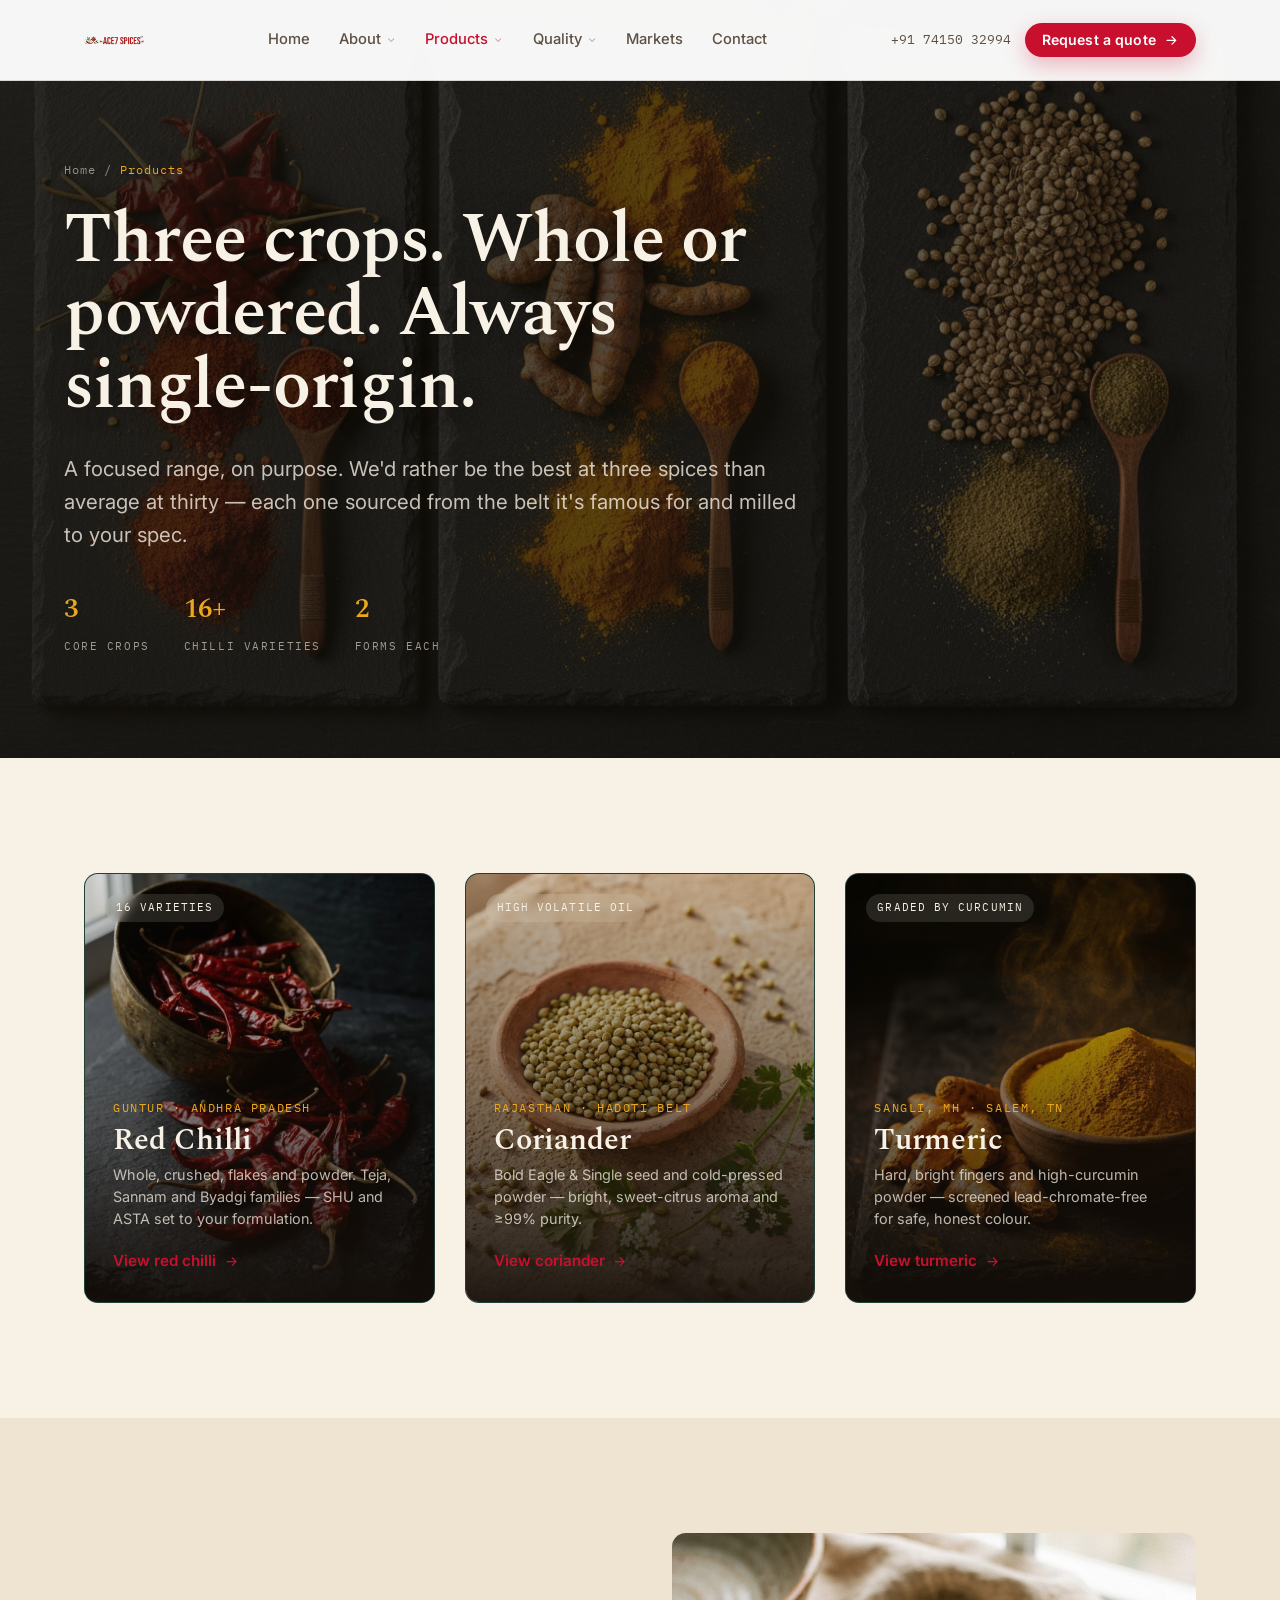
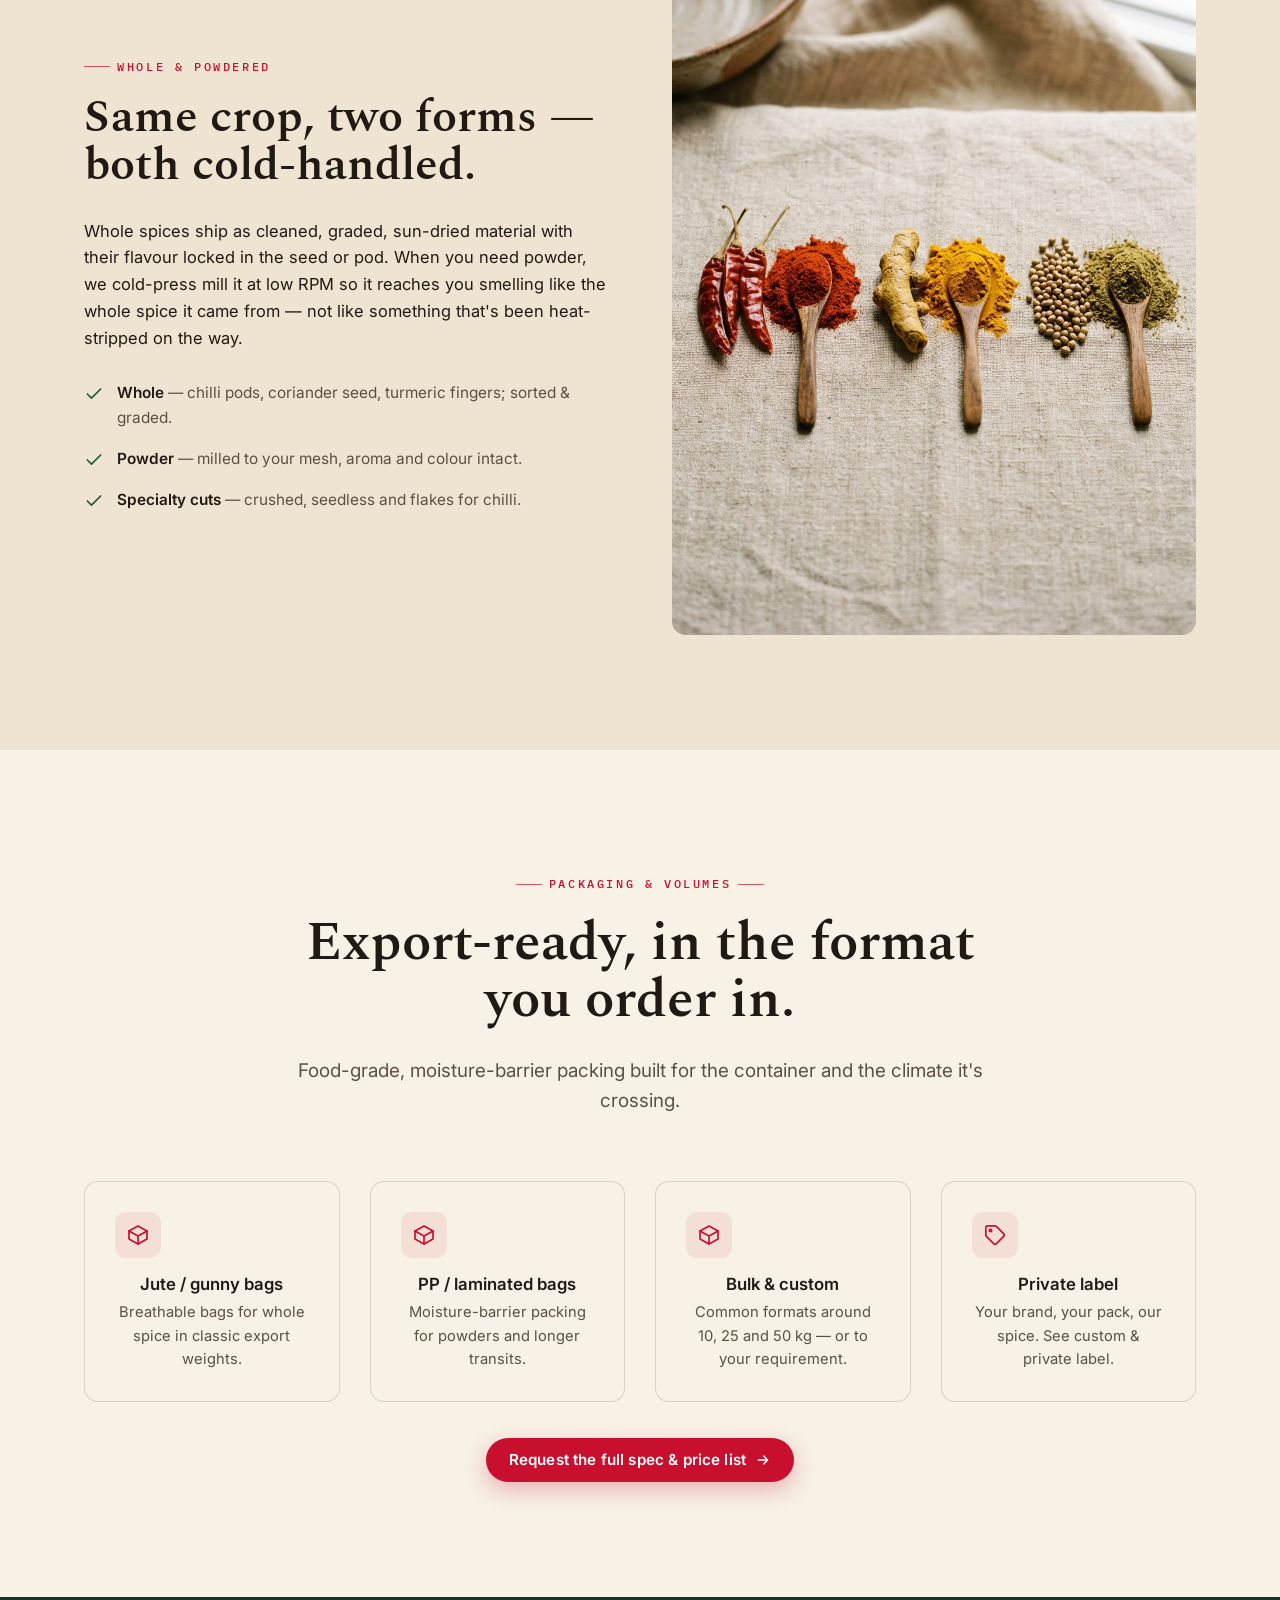
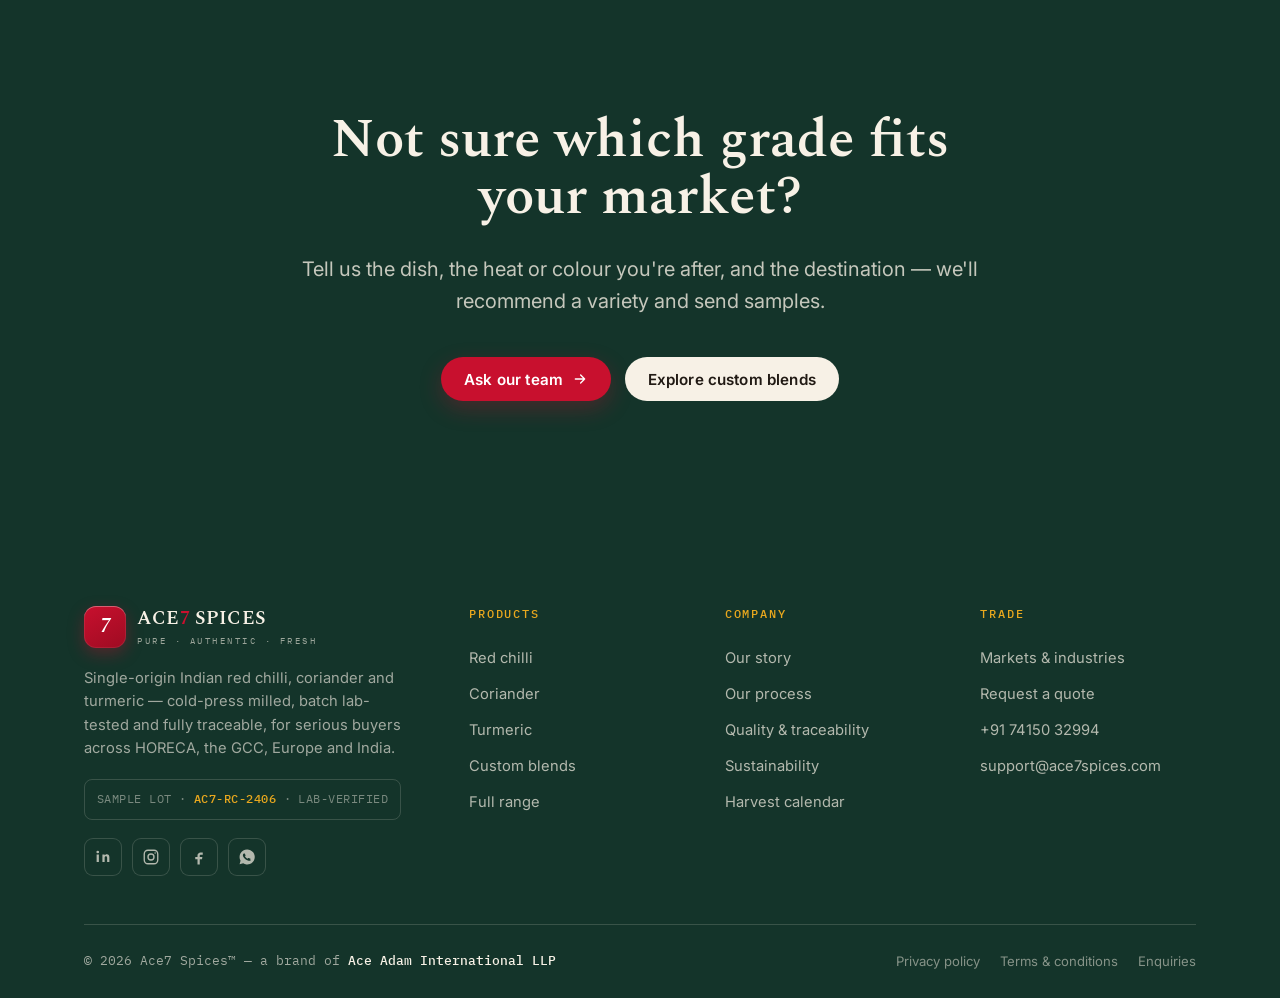
<file: products.html>
<!DOCTYPE html><html lang="en"><head><meta charset="UTF-8"><meta name="viewport" content="width=device-width, initial-scale=1"><title>Products — Single-Origin Red Chilli, Coriander & Turmeric | Ace7 Spices</title><meta name="description" content="Ace7 Spices' range: single-origin red chilli (Guntur), coriander (Rajasthan) and turmeric (Sangli & Salem), whole and cold-pressed powder, in export-ready packaging. Request the spec & price list."><meta property="og:title" content="Products — Single-Origin Red Chilli, Coriander & Turmeric | Ace7 Spices"><meta property="og:description" content="Ace7 Spices' range: single-origin red chilli (Guntur), coriander (Rajasthan) and turmeric (Sangli & Salem), whole and cold-pressed powder, in export-ready packaging. Request the spec & price list."><meta property="og:type" content="website"><meta name="theme-color" content="#1E150F"><link rel="preconnect" href="https://fonts.googleapis.com"><link rel="preconnect" href="https://fonts.gstatic.com" crossorigin><link href="https://fonts.googleapis.com/css2?family=Fraunces:ital,opsz,wght@0,9..144,400..700;1,9..144,400..600&family=IBM+Plex+Mono:wght@400;500&family=IBM+Plex+Sans:wght@400;500;600;700&display=swap" rel="stylesheet"><link rel="stylesheet" href="assets/styles.css"></head><body><a href="#main" class="skip">Skip to content</a><header class="header"><div class="header__inner"><a class="brand" href="index.html" aria-label="Ace7 Spices home"><span class="brand__mark">7</span><span><span class="brand__name">ACE<b>7</b> SPICES</span><span class="brand__tag">The real flavours of India</span></span></a><nav class="nav" aria-label="Primary"><ul style="display:flex;align-items:center;gap:4px"><li class="nav__item"><a class="nav__link" href="index.html">Home</a></li><li class="nav__item"><span class="nav__link">About<svg viewBox="0 0 24 24" fill="none" stroke="currentColor" stroke-width="2.2" stroke-linecap="round" stroke-linejoin="round"><path d="M6 9l6 6 6-6"/></svg></span><div class="dropdown"><a href="about.html"><b>Our story</b><span>Origin, the Ace7 Standard & parent company</span></a><a href="process.html"><b>Our process</b><span>Source → sort → cold-press → ship</span></a><a href="sustainability.html"><b>Sustainability</b><span>Farmer partnerships & single-origin sourcing</span></a></div></li><li class="nav__item"><span class="nav__link active">Products<svg viewBox="0 0 24 24" fill="none" stroke="currentColor" stroke-width="2.2" stroke-linecap="round" stroke-linejoin="round"><path d="M6 9l6 6 6-6"/></svg></span><div class="dropdown"><a href="products.html"><b>All products</b><span>Whole & powdered range overview</span></a><a href="red-chilli.html"><b>Red chilli — Guntur</b><span>16 varieties · SHU & ASTA to spec</span></a><a href="coriander.html"><b>Coriander — Rajasthan</b><span>Bold seed · high volatile oil</span></a><a href="turmeric.html"><b>Turmeric — Sangli & Salem</b><span>Graded by curcumin %</span></a><a href="custom-blends.html"><b>Custom blends & private label</b><span>Built to your formulation</span></a></div></li><li class="nav__item"><span class="nav__link">Quality<svg viewBox="0 0 24 24" fill="none" stroke="currentColor" stroke-width="2.2" stroke-linecap="round" stroke-linejoin="round"><path d="M6 9l6 6 6-6"/></svg></span><div class="dropdown"><a href="quality.html"><b>Quality & traceability</b><span>Batch lab-testing & lot tracing</span></a><a href="harvest-calendar.html"><b>Harvest calendar</b><span>Crop cycles & freshness windows</span></a></div></li><li class="nav__item"><a class="nav__link" href="industries.html">Markets</a></li><li class="nav__item"><a class="nav__link" href="contact.html">Contact</a></li></ul></nav><div class="header__cta"><a class="header__phone" href="tel:+917415032994">+91 74150 32994</a><a class="btn btn--primary" href="contact.html">Request a quote <svg viewBox="0 0 24 24" fill="none" stroke="currentColor" stroke-width="2" stroke-linecap="round" stroke-linejoin="round"><path d="M5 12h14M13 6l6 6-6 6"/></svg></a></div><button class="burger" aria-label="Menu" aria-expanded="false" aria-controls="drawer"><span></span><span></span><span></span></button></div></header><nav class="drawer" id="drawer" aria-label="Mobile"><a href="index.html">Home</a><div class="grp-label">About</div><a class="sub" href="about.html">Our story</a><a class="sub" href="process.html">Our process</a><a class="sub" href="sustainability.html">Sustainability</a><div class="grp-label">Products</div><a class="sub" href="products.html">All products</a><a class="sub" href="red-chilli.html">Red chilli — Guntur</a><a class="sub" href="coriander.html">Coriander — Rajasthan</a><a class="sub" href="turmeric.html">Turmeric — Sangli &amp; Salem</a><a class="sub" href="custom-blends.html">Custom blends &amp; private label</a><div class="grp-label">Quality</div><a class="sub" href="quality.html">Quality &amp; traceability</a><a class="sub" href="harvest-calendar.html">Harvest calendar</a><div class="grp-label">More</div><a class="sub" href="industries.html">Markets &amp; industries</a><a class="sub" href="contact.html">Contact</a><a class="btn btn--primary" href="contact.html">Request a quote</a></nav><main id="main">
<section class="phero">
  <div class="phero__media"><img src="images/products-flatlay.jpg" alt="Flat lay of red chilli, coriander and turmeric whole and powdered" loading="lazy" data-ph="Flat lay of red chilli, coriander and turmeric whole and powdered" data-ph-class="ph--wide" class=""></div>
  <div class="phero__inner reveal in">
    <p class="crumbs"><a href="index.html">Home</a> / <span>Products</span></p>
    <h1 class="display">Three crops. Whole or powdered. Always single-origin.</h1>
    <p>A focused range, on purpose. We'd rather be the best at three spices than average at thirty — each one sourced from the belt it's famous for and milled to your spec.</p>
    <div class="phero__meta"><div class="m"><b>3</b><span>Core crops</span></div><div class="m"><b>16+</b><span>Chilli varieties</span></div><div class="m"><b>2</b><span>Forms each</span></div></div>
  </div>
</section>

<section class="section">
  <div class="wrap">
    <div class="grid g-3">
      <a class="origincard reveal" href="red-chilli.html">
        <div class="origincard__media"><img src="images/red-chilli-guntur.jpg" alt="Glossy red Guntur chillies" loading="lazy" data-ph="Glossy red Guntur chillies" data-ph-class="ph--tall" class=""></div>
        <span class="tag">16 varieties</span>
        <div class="origincard__body"><span class="origincard__kick">Guntur · Andhra Pradesh</span><h3>Red Chilli</h3><p>Whole, crushed, flakes and powder. Teja, Sannam and Byadgi families — SHU and ASTA set to your formulation.</p><span class="txtlink">View red chilli <svg viewBox="0 0 24 24" fill="none" stroke="currentColor" stroke-width="2" stroke-linecap="round" stroke-linejoin="round"><path d="M5 12h14M13 6l6 6-6 6"/></svg></span></div>
      </a>
      <a class="origincard reveal d1" href="coriander.html">
        <div class="origincard__media"><img src="images/coriander-rajasthan.jpg" alt="Bold green coriander seed" loading="lazy" data-ph="Bold green coriander seed" data-ph-class="ph--tall" class=""></div>
        <span class="tag">High volatile oil</span>
        <div class="origincard__body"><span class="origincard__kick">Rajasthan · Hadoti belt</span><h3>Coriander</h3><p>Bold Eagle &amp; Single seed and cold-pressed powder — bright, sweet-citrus aroma and ≥99% purity.</p><span class="txtlink">View coriander <svg viewBox="0 0 24 24" fill="none" stroke="currentColor" stroke-width="2" stroke-linecap="round" stroke-linejoin="round"><path d="M5 12h14M13 6l6 6-6 6"/></svg></span></div>
      </a>
      <a class="origincard reveal d2" href="turmeric.html">
        <div class="origincard__media"><img src="images/turmeric-sangli-salem.jpg" alt="Golden turmeric fingers and powder" loading="lazy" data-ph="Golden turmeric fingers and powder" data-ph-class="ph--tall" class=""></div>
        <span class="tag">Graded by curcumin</span>
        <div class="origincard__body"><span class="origincard__kick">Sangli, MH · Salem, TN</span><h3>Turmeric</h3><p>Hard, bright fingers and high-curcumin powder — screened lead-chromate-free for safe, honest colour.</p><span class="txtlink">View turmeric <svg viewBox="0 0 24 24" fill="none" stroke="currentColor" stroke-width="2" stroke-linecap="round" stroke-linejoin="round"><path d="M5 12h14M13 6l6 6-6 6"/></svg></span></div>
      </a>
    </div>
  </div>
</section>

<section class="section paper-2">
  <div class="wrap">
    <div class="split">
      <div class="split__body reveal">
        <span class="eyebrow">Whole &amp; powdered</span>
        <h2>Same crop, two forms — both cold-handled.</h2>
        <p>Whole spices ship as cleaned, graded, sun-dried material with their flavour locked in the seed or pod. When you need powder, we cold-press mill it at low RPM so it reaches you smelling like the whole spice it came from — not like something that's been heat-stripped on the way.</p>
        <ul class="checklist">
          <li><svg viewBox="0 0 24 24" fill="none" stroke="currentColor" stroke-width="2" stroke-linecap="round" stroke-linejoin="round"><path d="M20 6L9 17l-5-5"/></svg><span><b>Whole</b> — chilli pods, coriander seed, turmeric fingers; sorted &amp; graded.</span></li>
          <li><svg viewBox="0 0 24 24" fill="none" stroke="currentColor" stroke-width="2" stroke-linecap="round" stroke-linejoin="round"><path d="M20 6L9 17l-5-5"/></svg><span><b>Powder</b> — milled to your mesh, aroma and colour intact.</span></li>
          <li><svg viewBox="0 0 24 24" fill="none" stroke="currentColor" stroke-width="2" stroke-linecap="round" stroke-linejoin="round"><path d="M20 6L9 17l-5-5"/></svg><span><b>Specialty cuts</b> — crushed, seedless and flakes for chilli.</span></li>
        </ul>
      </div>
      <div class="split__media reveal d1"><img src="images/whole-vs-powder.jpg" alt="Comparison of whole spices beside their cold-pressed powders" loading="lazy" data-ph="Comparison of whole spices beside their cold-pressed powders" data-ph-class="ph--tall" class=""></div>
    </div>
  </div>
</section>

<section class="section">
  <div class="wrap center">
    <div class="section-head center reveal"><span class="eyebrow center">Packaging &amp; volumes</span><h2>Export-ready, in the format you order in.</h2><p>Food-grade, moisture-barrier packing built for the container and the climate it's crossing.</p></div>
    <div class="grid g-4 reveal">
      <div class="card"><div class="card__ico"><svg viewBox="0 0 24 24" fill="none" stroke="currentColor" stroke-width="1.7" stroke-linecap="round" stroke-linejoin="round"><path d="m21 8-9-5-9 5v8l9 5 9-5V8Z"/><path d="m3 8 9 5 9-5M12 13v8"/></svg></div><h4>Jute / gunny bags</h4><p>Breathable bags for whole spice in classic export weights.</p></div>
      <div class="card"><div class="card__ico"><svg viewBox="0 0 24 24" fill="none" stroke="currentColor" stroke-width="1.7" stroke-linecap="round" stroke-linejoin="round"><path d="m21 8-9-5-9 5v8l9 5 9-5V8Z"/><path d="m3 8 9 5 9-5M12 13v8"/></svg></div><h4>PP / laminated bags</h4><p>Moisture-barrier packing for powders and longer transits.</p></div>
      <div class="card"><div class="card__ico"><svg viewBox="0 0 24 24" fill="none" stroke="currentColor" stroke-width="1.7" stroke-linecap="round" stroke-linejoin="round"><path d="m21 8-9-5-9 5v8l9 5 9-5V8Z"/><path d="m3 8 9 5 9-5M12 13v8"/></svg></div><h4>Bulk &amp; custom</h4><p>Common formats around 10, 25 and 50 kg — or to your requirement.</p></div>
      <div class="card"><div class="card__ico"><svg viewBox="0 0 24 24" fill="none" stroke="currentColor" stroke-width="1.7" stroke-linecap="round" stroke-linejoin="round"><path d="M20.6 13.4 13.4 20.6a2 2 0 0 1-2.8 0l-7.2-7.2A2 2 0 0 1 2.8 12V4.8A2 2 0 0 1 4.8 2.8H12a2 2 0 0 1 1.4.6l7.2 7.2a2 2 0 0 1 0 2.8Z"/><circle cx="7.5" cy="7.5" r="1.2"/></svg></div><h4>Private label</h4><p>Your brand, your pack, our spice. See custom &amp; private label.</p></div>
    </div>
    <div class="center reveal" style="margin-top:36px"><a class="btn btn--primary" href="contact.html">Request the full spec &amp; price list <svg viewBox="0 0 24 24" fill="none" stroke="currentColor" stroke-width="2" stroke-linecap="round" stroke-linejoin="round"><path d="M5 12h14M13 6l6 6-6 6"/></svg></a></div>
  </div>
</section>

<section class="section roast ctaband">
  <div class="wrap"><div class="ctaband__inner reveal">
    <h2>Not sure which grade fits your market?</h2>
    <p>Tell us the dish, the heat or colour you're after, and the destination — we'll recommend a variety and send samples.</p>
    <div class="btn-row"><a class="btn btn--primary" href="contact.html">Ask our team <svg viewBox="0 0 24 24" fill="none" stroke="currentColor" stroke-width="2" stroke-linecap="round" stroke-linejoin="round"><path d="M5 12h14M13 6l6 6-6 6"/></svg></a><a class="btn btn--light" href="custom-blends.html">Explore custom blends</a></div>
  </div></div>
</section>
</main><footer class="footer"><div class="wrap"><div class="footer__top"><div class="footer__brand"><a class="brand" href="index.html"><span class="brand__mark">7</span><span><span class="brand__name">ACE<b>7</b> SPICES</span><span class="brand__tag">Pure · Authentic · Fresh</span></span></a><p class="footer__about">Single-origin Indian red chilli, coriander and turmeric — cold-press milled, batch lab-tested and fully traceable, for serious buyers across HORECA, the GCC, Europe and India.</p><div class="footer__lot">SAMPLE LOT · <b>AC7-RC-2406</b> · LAB-VERIFIED</div><div class="footer__social"><a href="#" aria-label="LinkedIn"><svg viewBox="0 0 24 24" fill="currentColor"><path d="M6.5 8.5v10h-3v-10h3Zm-1.5-5a1.8 1.8 0 1 1 0 3.6 1.8 1.8 0 0 1 0-3.6ZM20.5 18.5h-3v-5.3c0-1.3-.5-2.1-1.6-2.1-1.2 0-1.7.8-1.7 2.1v5.3h-3v-10h3v1.3c.5-.8 1.4-1.6 3-1.6 2.2 0 3.3 1.4 3.3 4.2v6.1Z"/></svg></a><a href="#" aria-label="Instagram"><svg viewBox="0 0 24 24" fill="none" stroke="currentColor" stroke-width="1.8"><rect x="3" y="3" width="18" height="18" rx="5"/><circle cx="12" cy="12" r="4"/><circle cx="17.5" cy="6.5" r="1" fill="currentColor" stroke="none"/></svg></a><a href="#" aria-label="Facebook"><svg viewBox="0 0 24 24" fill="currentColor"><path d="M14 9h3V6h-3c-2.2 0-4 1.8-4 4v2H7v3h3v7h3v-7h3l.5-3H13v-2c0-.6.4-1 1-1Z"/></svg></a><a href="https://wa.me/917415032994" aria-label="WhatsApp"><svg viewBox="0 0 24 24" fill="currentColor"><path d="M12 2a10 10 0 0 0-8.6 15l-1.3 4.7 4.8-1.3A10 10 0 1 0 12 2Zm5.3 13.9c-.2.6-1.3 1.2-1.8 1.2-.5.1-1 .2-3.3-.7-2.8-1.1-4.5-3.9-4.7-4.1-.1-.2-1-1.4-1-2.6 0-1.3.6-1.9.9-2.1.2-.3.5-.3.7-.3h.5c.2 0 .4 0 .6.5l.8 2c.1.1.1.3 0 .5l-.4.5c-.2.2-.3.3-.1.6.2.3.8 1.3 1.7 2 1.2.9 1.5 1 1.8.7.2-.3.4-.5.6-.7l.5-.2 1.9.9c.2.1.4.2.5.3.1.4.1 1-.1 1.6Z"/></svg></a></div></div><div><h5>Products</h5><div class="footer__links"><a href="red-chilli.html">Red chilli</a><a href="coriander.html">Coriander</a><a href="turmeric.html">Turmeric</a><a href="custom-blends.html">Custom blends</a><a href="products.html">Full range</a></div></div><div><h5>Company</h5><div class="footer__links"><a href="about.html">Our story</a><a href="process.html">Our process</a><a href="quality.html">Quality &amp; traceability</a><a href="sustainability.html">Sustainability</a><a href="harvest-calendar.html">Harvest calendar</a></div></div><div><h5>Trade</h5><div class="footer__links"><a href="industries.html">Markets &amp; industries</a><a href="contact.html">Request a quote</a><a href="tel:+917415032994">+91 74150 32994</a><a href="mailto:support@ace7spices.com">support@ace7spices.com</a></div></div></div><div class="footer__bottom"><span class="footer__parent">© <span data-year>2025</span> Ace7 Spices™ — a brand of <b>Ace Adam International LLP</b></span><div class="footer__legal"><a href="privacy-policy.html">Privacy policy</a><a href="terms.html">Terms &amp; conditions</a><a href="contact.html">Enquiries</a></div></div></div></footer><script src="assets/script.js"></script></body></html>
</file>
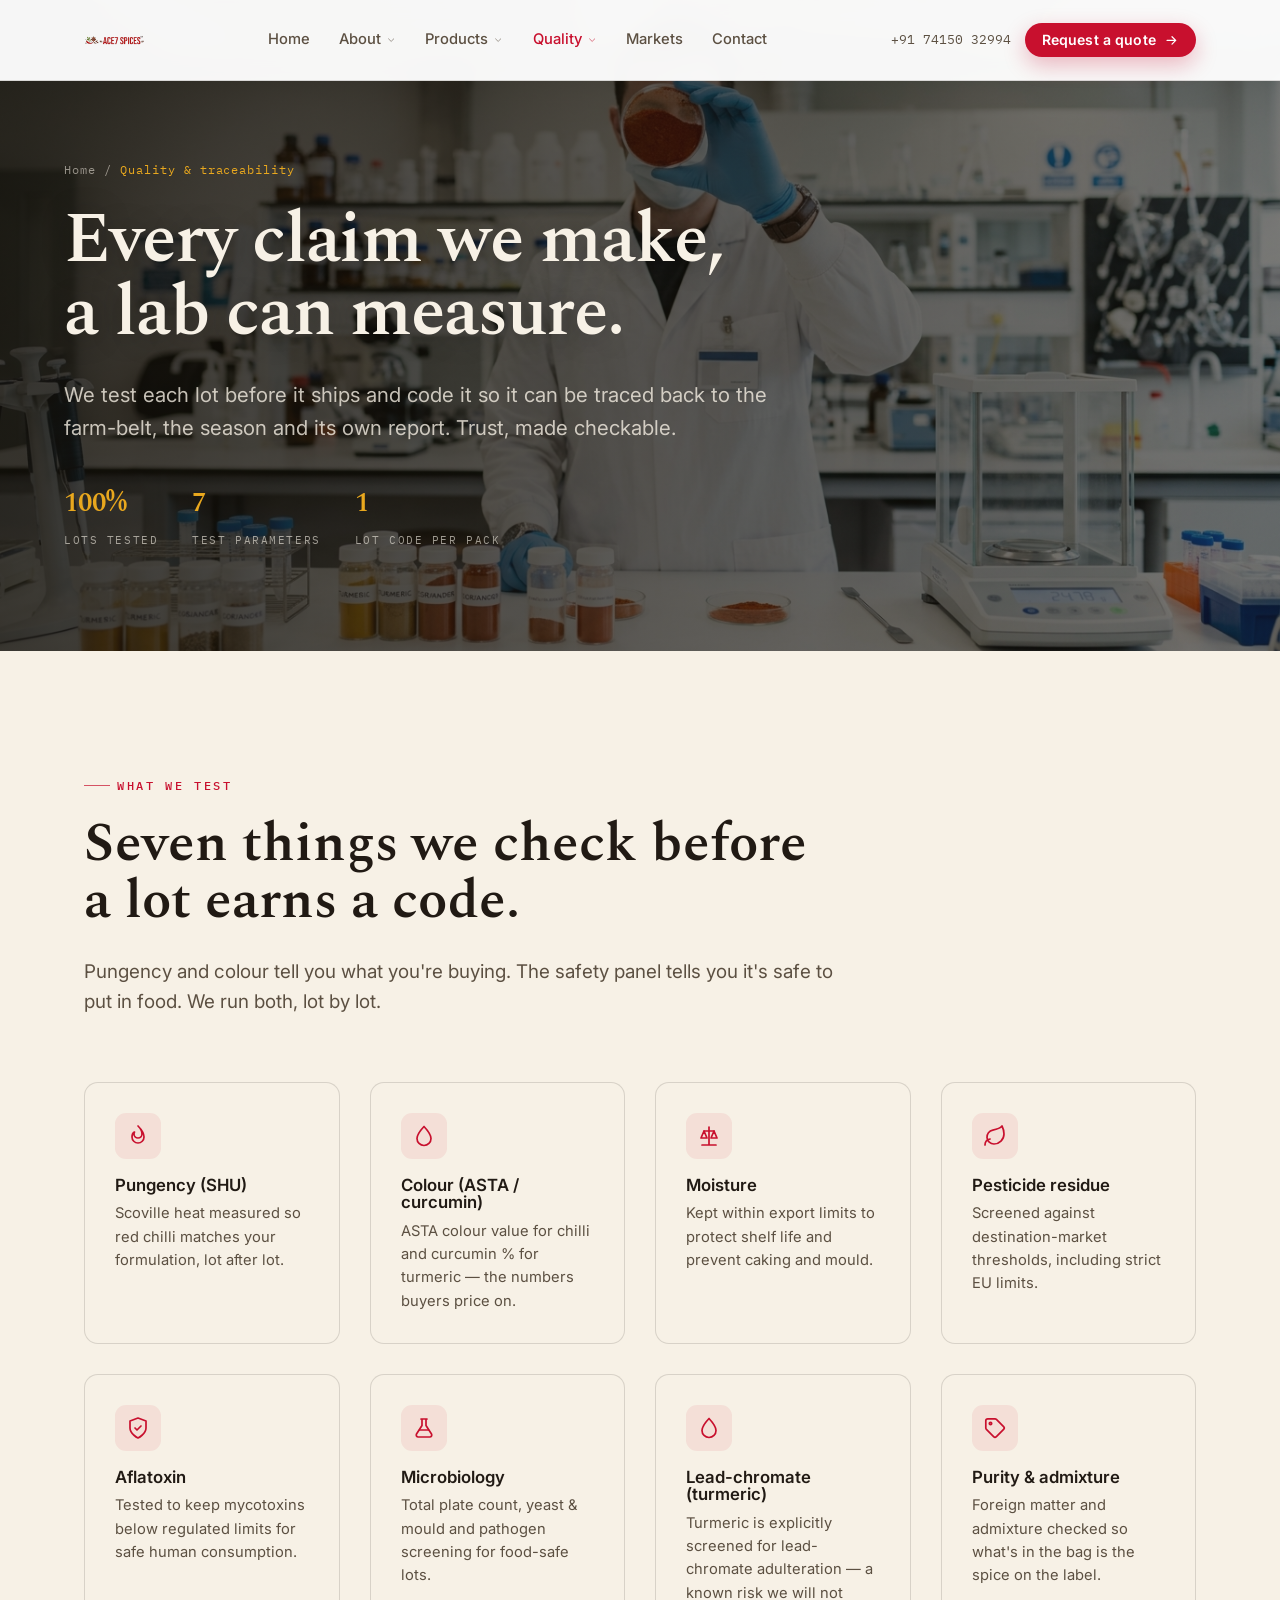
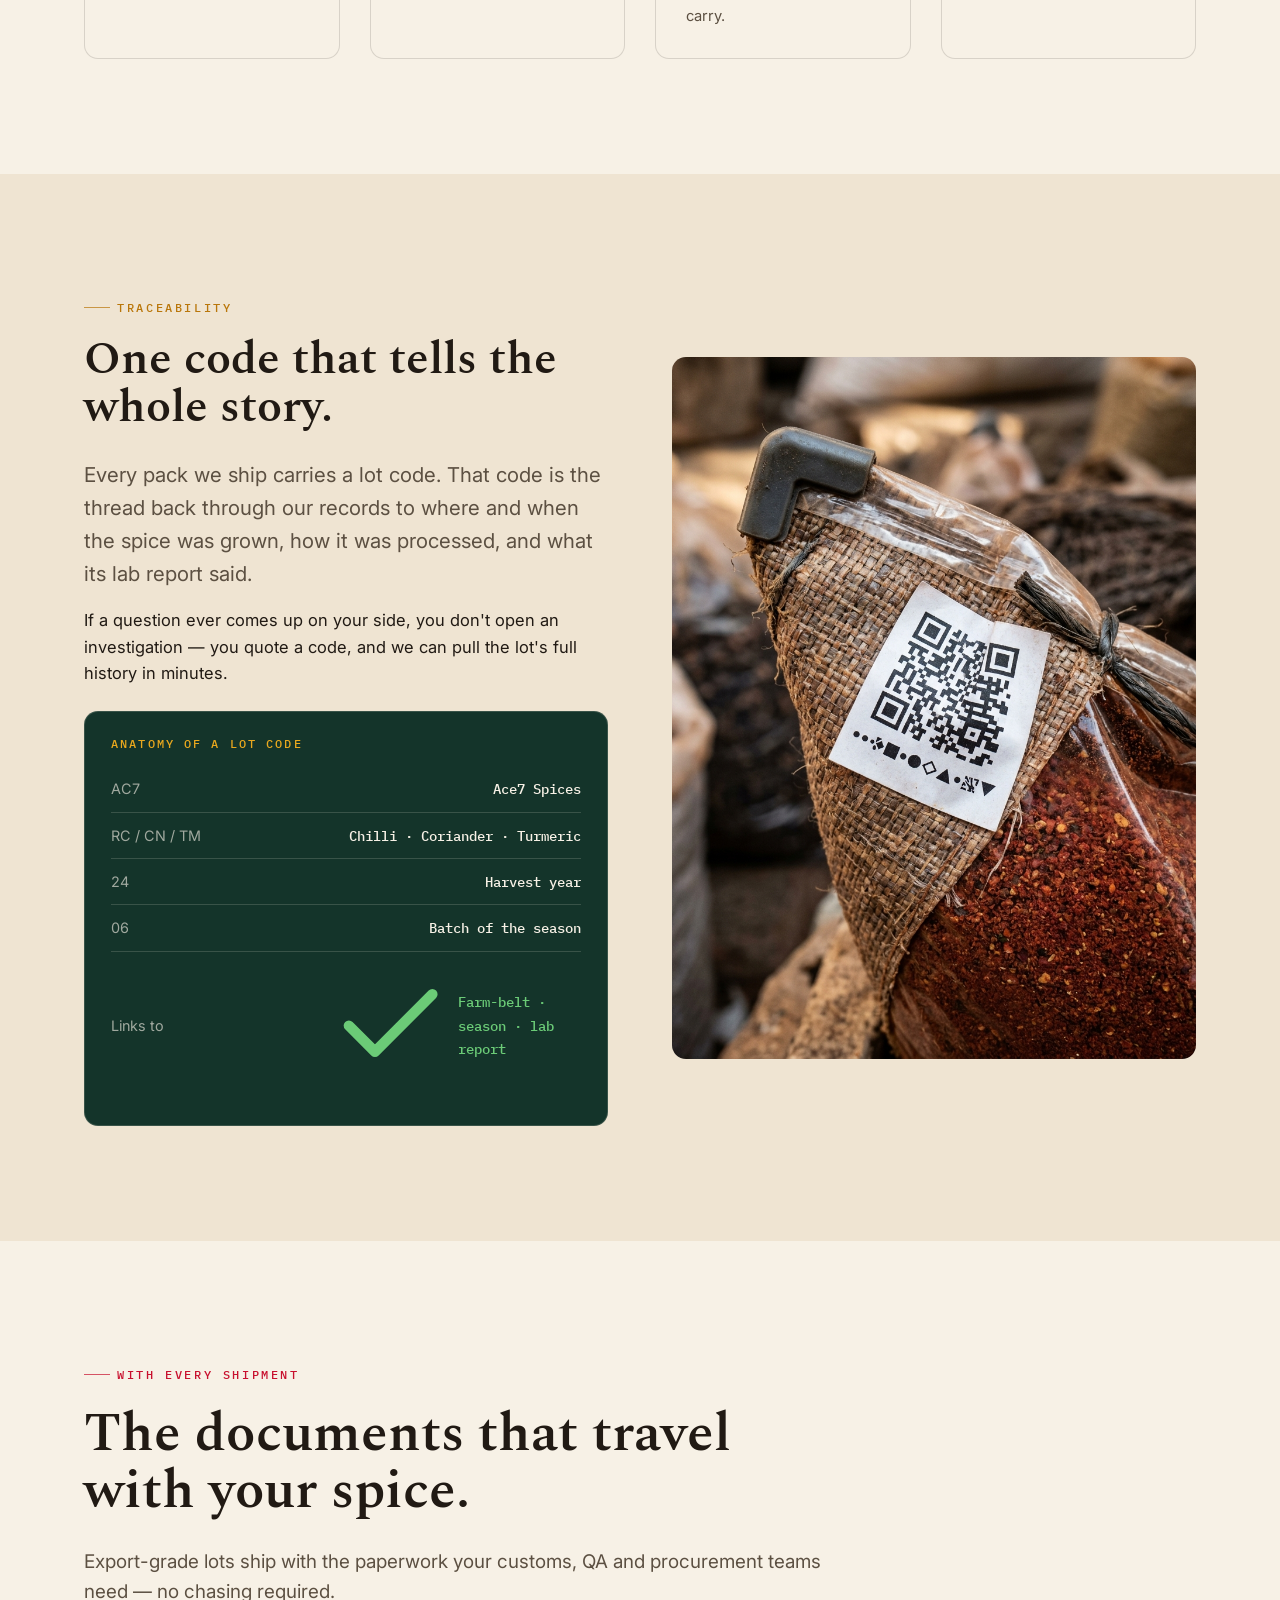
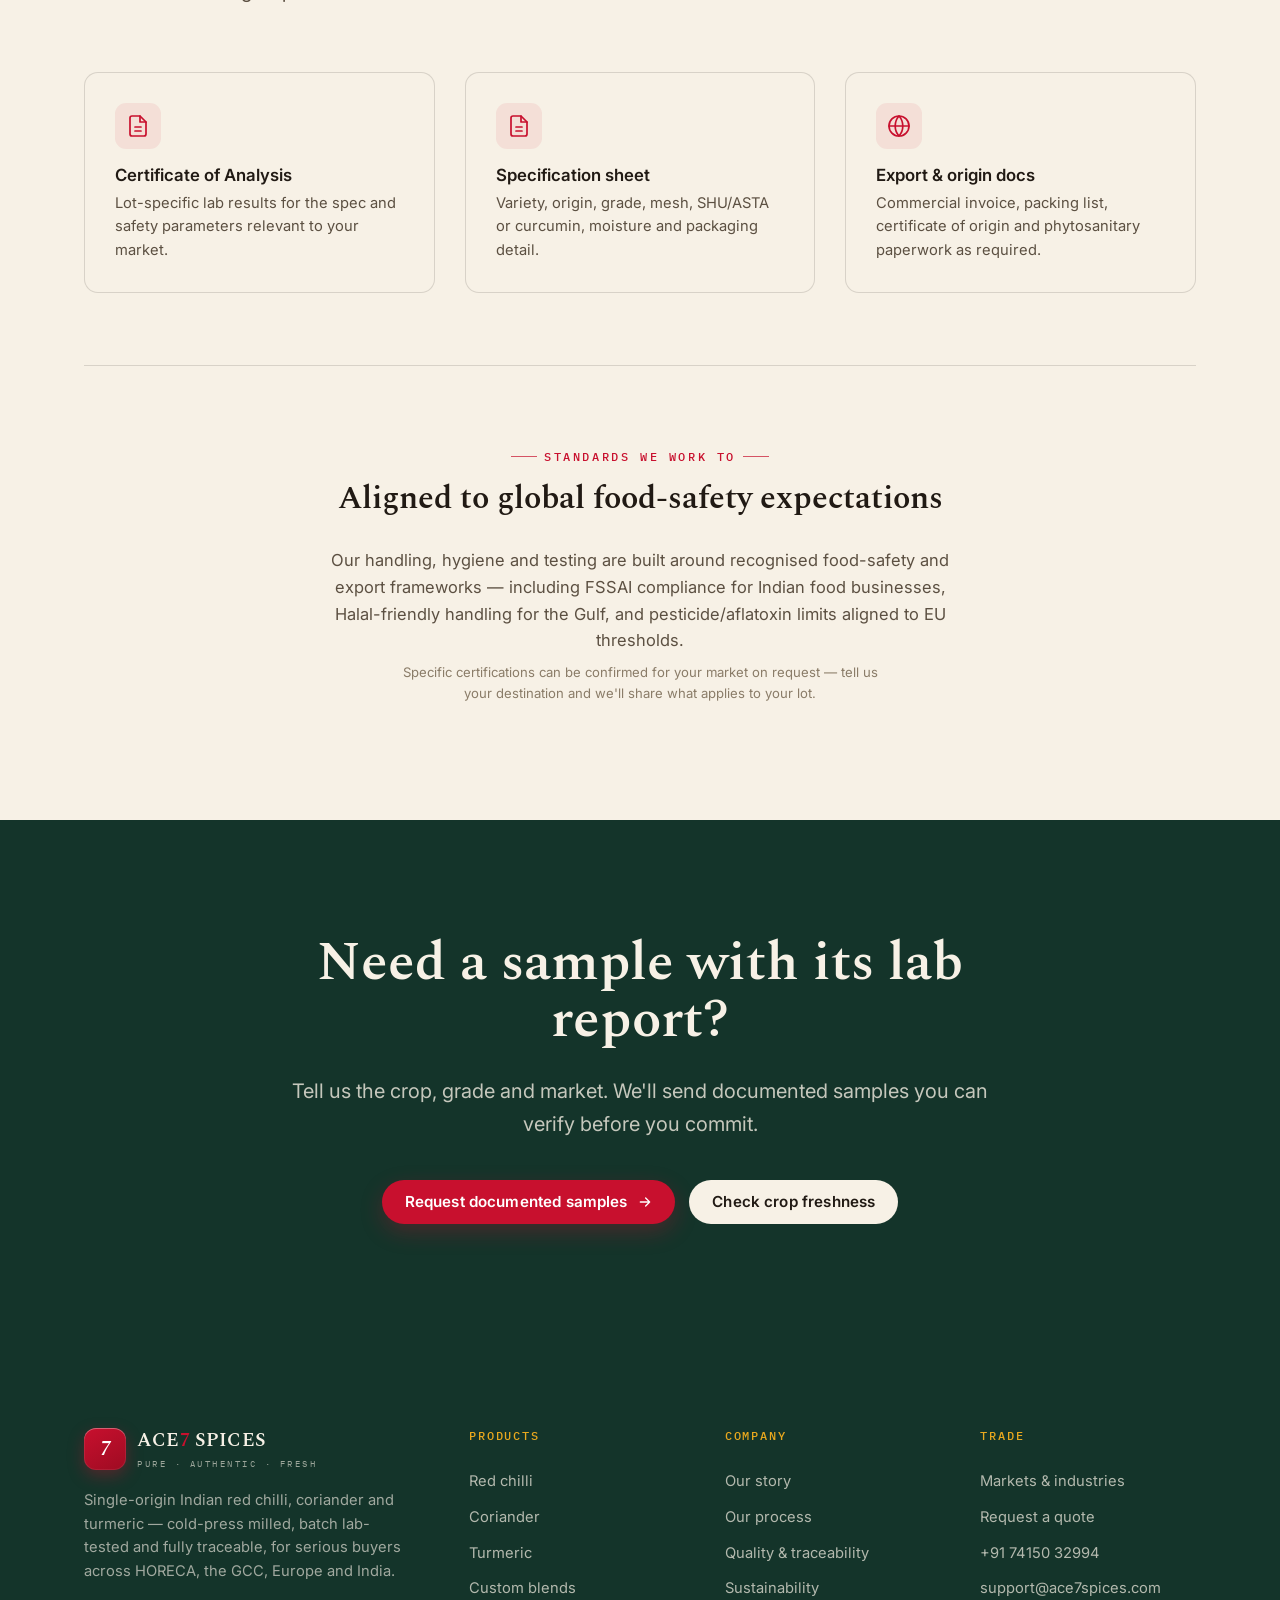
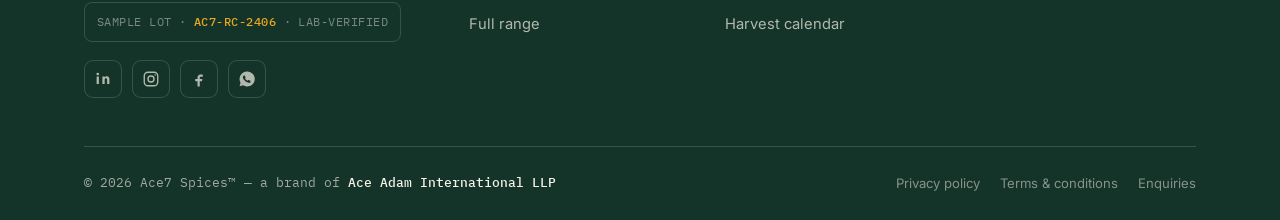
<file: quality.html>
<!DOCTYPE html><html lang="en"><head><meta charset="UTF-8"><meta name="viewport" content="width=device-width, initial-scale=1"><title>Quality & Traceability — Lab-Tested, Lot-Coded Spices | Ace7 Spices</title><meta name="description" content="Ace7 Spices batch-tests every lot for pungency, colour, curcumin, moisture, pesticide, aflatoxin, microbiology and adulteration — then lot-codes it for full farm-to-export traceability."><meta property="og:title" content="Quality & Traceability — Lab-Tested, Lot-Coded Spices | Ace7 Spices"><meta property="og:description" content="Ace7 Spices batch-tests every lot for pungency, colour, curcumin, moisture, pesticide, aflatoxin, microbiology and adulteration — then lot-codes it for full farm-to-export traceability."><meta property="og:type" content="website"><meta name="theme-color" content="#1E150F"><link rel="preconnect" href="https://fonts.googleapis.com"><link rel="preconnect" href="https://fonts.gstatic.com" crossorigin><link href="https://fonts.googleapis.com/css2?family=Fraunces:ital,opsz,wght@0,9..144,400..700;1,9..144,400..600&family=IBM+Plex+Mono:wght@400;500&family=IBM+Plex+Sans:wght@400;500;600;700&display=swap" rel="stylesheet"><link rel="stylesheet" href="assets/styles.css"></head><body><a href="#main" class="skip">Skip to content</a><header class="header"><div class="header__inner"><a class="brand" href="index.html" aria-label="Ace7 Spices home"><span class="brand__mark">7</span><span><span class="brand__name">ACE<b>7</b> SPICES</span><span class="brand__tag">The real flavours of India</span></span></a><nav class="nav" aria-label="Primary"><ul style="display:flex;align-items:center;gap:4px"><li class="nav__item"><a class="nav__link" href="index.html">Home</a></li><li class="nav__item"><span class="nav__link">About<svg viewBox="0 0 24 24" fill="none" stroke="currentColor" stroke-width="2.2" stroke-linecap="round" stroke-linejoin="round"><path d="M6 9l6 6 6-6"/></svg></span><div class="dropdown"><a href="about.html"><b>Our story</b><span>Origin, the Ace7 Standard & parent company</span></a><a href="process.html"><b>Our process</b><span>Source → sort → cold-press → ship</span></a><a href="sustainability.html"><b>Sustainability</b><span>Farmer partnerships & single-origin sourcing</span></a></div></li><li class="nav__item"><span class="nav__link">Products<svg viewBox="0 0 24 24" fill="none" stroke="currentColor" stroke-width="2.2" stroke-linecap="round" stroke-linejoin="round"><path d="M6 9l6 6 6-6"/></svg></span><div class="dropdown"><a href="products.html"><b>All products</b><span>Whole & powdered range overview</span></a><a href="red-chilli.html"><b>Red chilli — Guntur</b><span>16 varieties · SHU & ASTA to spec</span></a><a href="coriander.html"><b>Coriander — Rajasthan</b><span>Bold seed · high volatile oil</span></a><a href="turmeric.html"><b>Turmeric — Sangli & Salem</b><span>Graded by curcumin %</span></a><a href="custom-blends.html"><b>Custom blends & private label</b><span>Built to your formulation</span></a></div></li><li class="nav__item"><span class="nav__link active">Quality<svg viewBox="0 0 24 24" fill="none" stroke="currentColor" stroke-width="2.2" stroke-linecap="round" stroke-linejoin="round"><path d="M6 9l6 6 6-6"/></svg></span><div class="dropdown"><a href="quality.html"><b>Quality & traceability</b><span>Batch lab-testing & lot tracing</span></a><a href="harvest-calendar.html"><b>Harvest calendar</b><span>Crop cycles & freshness windows</span></a></div></li><li class="nav__item"><a class="nav__link" href="industries.html">Markets</a></li><li class="nav__item"><a class="nav__link" href="contact.html">Contact</a></li></ul></nav><div class="header__cta"><a class="header__phone" href="tel:+917415032994">+91 74150 32994</a><a class="btn btn--primary" href="contact.html">Request a quote <svg viewBox="0 0 24 24" fill="none" stroke="currentColor" stroke-width="2" stroke-linecap="round" stroke-linejoin="round"><path d="M5 12h14M13 6l6 6-6 6"/></svg></a></div><button class="burger" aria-label="Menu" aria-expanded="false" aria-controls="drawer"><span></span><span></span><span></span></button></div></header><nav class="drawer" id="drawer" aria-label="Mobile"><a href="index.html">Home</a><div class="grp-label">About</div><a class="sub" href="about.html">Our story</a><a class="sub" href="process.html">Our process</a><a class="sub" href="sustainability.html">Sustainability</a><div class="grp-label">Products</div><a class="sub" href="products.html">All products</a><a class="sub" href="red-chilli.html">Red chilli — Guntur</a><a class="sub" href="coriander.html">Coriander — Rajasthan</a><a class="sub" href="turmeric.html">Turmeric — Sangli &amp; Salem</a><a class="sub" href="custom-blends.html">Custom blends &amp; private label</a><div class="grp-label">Quality</div><a class="sub" href="quality.html">Quality &amp; traceability</a><a class="sub" href="harvest-calendar.html">Harvest calendar</a><div class="grp-label">More</div><a class="sub" href="industries.html">Markets &amp; industries</a><a class="sub" href="contact.html">Contact</a><a class="btn btn--primary" href="contact.html">Request a quote</a></nav><main id="main">
<section class="phero">
  <div class="phero__media"><img src="images/lab-testing.jpg" alt="Lab technician testing a spice sample in a quality control lab" loading="lazy" data-ph="Lab technician testing a spice sample in a quality control lab" data-ph-class="ph--wide" class=""></div>
  <div class="phero__inner reveal in">
    <p class="crumbs"><a href="index.html">Home</a> / <span>Quality &amp; traceability</span></p>
    <h1 class="display">Every claim we make, a lab can measure.</h1>
    <p>We test each lot before it ships and code it so it can be traced back to the farm-belt, the season and its own report. Trust, made checkable.</p>
    <div class="phero__meta"><div class="m"><b>100%</b><span>Lots tested</span></div><div class="m"><b>7</b><span>Test parameters</span></div><div class="m"><b>1</b><span>Lot code per pack</span></div></div>
  </div>
</section>

<section class="section">
  <div class="wrap">
    <div class="section-head reveal"><span class="eyebrow">What we test</span><h2>Seven things we check before a lot earns a code.</h2><p>Pungency and colour tell you what you're buying. The safety panel tells you it's safe to put in food. We run both, lot by lot.</p></div>
    <div class="grid g-4">
      <div class="card reveal"><div class="card__ico"><svg viewBox="0 0 24 24" fill="none" stroke="currentColor" stroke-width="1.7" stroke-linecap="round" stroke-linejoin="round"><path d="M12 2s4 4 4 8a4 4 0 0 1-8 0c0-1 .5-2 .5-2S6 9 6 13a6 6 0 0 0 12 0c0-5-6-11-6-11Z"/></svg></div><h4>Pungency (SHU)</h4><p>Scoville heat measured so red chilli matches your formulation, lot after lot.</p></div>
      <div class="card reveal d1"><div class="card__ico"><svg viewBox="0 0 24 24" fill="none" stroke="currentColor" stroke-width="1.7" stroke-linecap="round" stroke-linejoin="round"><path d="M12 2.5S5 10 5 14.5a7 7 0 0 0 14 0C19 10 12 2.5 12 2.5Z"/></svg></div><h4>Colour (ASTA / curcumin)</h4><p>ASTA colour value for chilli and curcumin % for turmeric — the numbers buyers price on.</p></div>
      <div class="card reveal d2"><div class="card__ico"><svg viewBox="0 0 24 24" fill="none" stroke="currentColor" stroke-width="1.7" stroke-linecap="round" stroke-linejoin="round"><path d="M12 3v18M7 7h10M5 21h14"/><path d="M7 7 4 14h6L7 7ZM17 7l-3 7h6l-3-7Z"/></svg></div><h4>Moisture</h4><p>Kept within export limits to protect shelf life and prevent caking and mould.</p></div>
      <div class="card reveal d3"><div class="card__ico"><svg viewBox="0 0 24 24" fill="none" stroke="currentColor" stroke-width="1.7" stroke-linecap="round" stroke-linejoin="round"><path d="M11 20A7 7 0 0 1 9.8 6.1C15.5 5 17 4.48 19 2c1 2 2 4.18 2 8 0 5.5-4.78 10-10 10Z"/><path d="M2 21c0-3 1.85-5.36 5.08-6"/></svg></div><h4>Pesticide residue</h4><p>Screened against destination-market thresholds, including strict EU limits.</p></div>
      <div class="card reveal"><div class="card__ico"><svg viewBox="0 0 24 24" fill="none" stroke="currentColor" stroke-width="1.7" stroke-linecap="round" stroke-linejoin="round"><path d="M12 22s8-4 8-10V5l-8-3-8 3v7c0 6 8 10 8 10Z"/><path d="m9 12 2 2 4-4"/></svg></div><h4>Aflatoxin</h4><p>Tested to keep mycotoxins below regulated limits for safe human consumption.</p></div>
      <div class="card reveal d1"><div class="card__ico"><svg viewBox="0 0 24 24" fill="none" stroke="currentColor" stroke-width="1.7" stroke-linecap="round" stroke-linejoin="round"><path d="M9 3h6M10 3v6.5L4.5 18A2 2 0 0 0 6.2 21h11.6a2 2 0 0 0 1.7-3l-5.5-8.5V3"/><path d="M7.5 14h9"/></svg></div><h4>Microbiology</h4><p>Total plate count, yeast &amp; mould and pathogen screening for food-safe lots.</p></div>
      <div class="card reveal d2"><div class="card__ico"><svg viewBox="0 0 24 24" fill="none" stroke="currentColor" stroke-width="1.7" stroke-linecap="round" stroke-linejoin="round"><path d="M12 2.5S5 10 5 14.5a7 7 0 0 0 14 0C19 10 12 2.5 12 2.5Z"/></svg></div><h4>Lead-chromate (turmeric)</h4><p>Turmeric is explicitly screened for lead-chromate adulteration — a known risk we will not carry.</p></div>
      <div class="card reveal d3"><div class="card__ico"><svg viewBox="0 0 24 24" fill="none" stroke="currentColor" stroke-width="1.7" stroke-linecap="round" stroke-linejoin="round"><path d="M20.6 13.4 13.4 20.6a2 2 0 0 1-2.8 0l-7.2-7.2A2 2 0 0 1 2.8 12V4.8A2 2 0 0 1 4.8 2.8H12a2 2 0 0 1 1.4.6l7.2 7.2a2 2 0 0 1 0 2.8Z"/><circle cx="7.5" cy="7.5" r="1.2"/></svg></div><h4>Purity &amp; admixture</h4><p>Foreign matter and admixture checked so what's in the bag is the spice on the label.</p></div>
    </div>
  </div>
</section>

<section class="section roast">
  <div class="wrap">
    <div class="split split--rev">
      <div class="split__media reveal"><img src="images/traceability-qr.jpg" alt="Spice export bag with a lot-code label and QR tag" loading="lazy" data-ph="Spice export bag with a lot-code label and QR tag" data-ph-class="ph--tall" class=""></div>
      <div class="split__body reveal d1">
        <span class="eyebrow cream">Traceability</span>
        <h2>One code that tells the whole story.</h2>
        <p class="lead">Every pack we ship carries a lot code. That code is the thread back through our records to where and when the spice was grown, how it was processed, and what its lab report said.</p>
        <p>If a question ever comes up on your side, you don't open an investigation — you quote a code, and we can pull the lot's full history in minutes.</p>
        <div class="hero__card" style="background:var(--roast);margin-top:24px">
          <h4>Anatomy of a lot code</h4>
          <div class="specrow"><span>AC7</span><b>Ace7 Spices</b></div>
          <div class="specrow"><span>RC / CN / TM</span><b>Chilli · Coriander · Turmeric</b></div>
          <div class="specrow"><span>24</span><b>Harvest year</b></div>
          <div class="specrow"><span>06</span><b>Batch of the season</b></div>
          <div class="specrow"><span>Links to</span><b class="verified"><svg viewBox="0 0 24 24" fill="none" stroke="currentColor" stroke-width="2" stroke-linecap="round" stroke-linejoin="round"><path d="M20 6L9 17l-5-5"/></svg> Farm-belt · season · lab report</b></div>
        </div>
      </div>
    </div>
  </div>
</section>

<section class="section">
  <div class="wrap">
    <div class="section-head reveal"><span class="eyebrow">With every shipment</span><h2>The documents that travel with your spice.</h2><p>Export-grade lots ship with the paperwork your customs, QA and procurement teams need — no chasing required.</p></div>
    <div class="grid g-3">
      <div class="card reveal"><div class="card__ico"><svg viewBox="0 0 24 24" fill="none" stroke="currentColor" stroke-width="1.7" stroke-linecap="round" stroke-linejoin="round"><path d="M14 2H6a2 2 0 0 0-2 2v16a2 2 0 0 0 2 2h12a2 2 0 0 0 2-2V8Z"/><path d="M14 2v6h6M9 13h6M9 17h6"/></svg></div><h4>Certificate of Analysis</h4><p>Lot-specific lab results for the spec and safety parameters relevant to your market.</p></div>
      <div class="card reveal d1"><div class="card__ico"><svg viewBox="0 0 24 24" fill="none" stroke="currentColor" stroke-width="1.7" stroke-linecap="round" stroke-linejoin="round"><path d="M14 2H6a2 2 0 0 0-2 2v16a2 2 0 0 0 2 2h12a2 2 0 0 0 2-2V8Z"/><path d="M14 2v6h6M9 13h6M9 17h6"/></svg></div><h4>Specification sheet</h4><p>Variety, origin, grade, mesh, SHU/ASTA or curcumin, moisture and packaging detail.</p></div>
      <div class="card reveal d2"><div class="card__ico"><svg viewBox="0 0 24 24" fill="none" stroke="currentColor" stroke-width="1.7" stroke-linecap="round" stroke-linejoin="round"><circle cx="12" cy="12" r="10"/><path d="M2 12h20M12 2a15 15 0 0 1 0 20 15 15 0 0 1 0-20Z"/></svg></div><h4>Export &amp; origin docs</h4><p>Commercial invoice, packing list, certificate of origin and phytosanitary paperwork as required.</p></div>
    </div>
    <div class="divider"></div>
    <div class="center reveal">
      <span class="eyebrow center">Standards we work to</span>
      <h3 style="font-size:clamp(1.4rem,2.6vw,2rem);margin:.5em 0 1em">Aligned to global food-safety expectations</h3>
      <p class="muted" style="max-width:62ch;margin:0 auto 8px">Our handling, hygiene and testing are built around recognised food-safety and export frameworks — including FSSAI compliance for Indian food businesses, Halal-friendly handling for the Gulf, and pesticide/aflatoxin limits aligned to EU thresholds.</p>
      <p class="form-note" style="max-width:62ch;margin:0 auto">Specific certifications can be confirmed for your market on request — tell us your destination and we'll share what applies to your lot.</p>
    </div>
  </div>
</section>

<section class="section roast ctaband">
  <div class="wrap"><div class="ctaband__inner reveal">
    <h2>Need a sample with its lab report?</h2>
    <p>Tell us the crop, grade and market. We'll send documented samples you can verify before you commit.</p>
    <div class="btn-row"><a class="btn btn--primary" href="contact.html">Request documented samples <svg viewBox="0 0 24 24" fill="none" stroke="currentColor" stroke-width="2" stroke-linecap="round" stroke-linejoin="round"><path d="M5 12h14M13 6l6 6-6 6"/></svg></a><a class="btn btn--light" href="harvest-calendar.html">Check crop freshness</a></div>
  </div></div>
</section>
</main><footer class="footer"><div class="wrap"><div class="footer__top"><div class="footer__brand"><a class="brand" href="index.html"><span class="brand__mark">7</span><span><span class="brand__name">ACE<b>7</b> SPICES</span><span class="brand__tag">Pure · Authentic · Fresh</span></span></a><p class="footer__about">Single-origin Indian red chilli, coriander and turmeric — cold-press milled, batch lab-tested and fully traceable, for serious buyers across HORECA, the GCC, Europe and India.</p><div class="footer__lot">SAMPLE LOT · <b>AC7-RC-2406</b> · LAB-VERIFIED</div><div class="footer__social"><a href="#" aria-label="LinkedIn"><svg viewBox="0 0 24 24" fill="currentColor"><path d="M6.5 8.5v10h-3v-10h3Zm-1.5-5a1.8 1.8 0 1 1 0 3.6 1.8 1.8 0 0 1 0-3.6ZM20.5 18.5h-3v-5.3c0-1.3-.5-2.1-1.6-2.1-1.2 0-1.7.8-1.7 2.1v5.3h-3v-10h3v1.3c.5-.8 1.4-1.6 3-1.6 2.2 0 3.3 1.4 3.3 4.2v6.1Z"/></svg></a><a href="#" aria-label="Instagram"><svg viewBox="0 0 24 24" fill="none" stroke="currentColor" stroke-width="1.8"><rect x="3" y="3" width="18" height="18" rx="5"/><circle cx="12" cy="12" r="4"/><circle cx="17.5" cy="6.5" r="1" fill="currentColor" stroke="none"/></svg></a><a href="#" aria-label="Facebook"><svg viewBox="0 0 24 24" fill="currentColor"><path d="M14 9h3V6h-3c-2.2 0-4 1.8-4 4v2H7v3h3v7h3v-7h3l.5-3H13v-2c0-.6.4-1 1-1Z"/></svg></a><a href="https://wa.me/917415032994" aria-label="WhatsApp"><svg viewBox="0 0 24 24" fill="currentColor"><path d="M12 2a10 10 0 0 0-8.6 15l-1.3 4.7 4.8-1.3A10 10 0 1 0 12 2Zm5.3 13.9c-.2.6-1.3 1.2-1.8 1.2-.5.1-1 .2-3.3-.7-2.8-1.1-4.5-3.9-4.7-4.1-.1-.2-1-1.4-1-2.6 0-1.3.6-1.9.9-2.1.2-.3.5-.3.7-.3h.5c.2 0 .4 0 .6.5l.8 2c.1.1.1.3 0 .5l-.4.5c-.2.2-.3.3-.1.6.2.3.8 1.3 1.7 2 1.2.9 1.5 1 1.8.7.2-.3.4-.5.6-.7l.5-.2 1.9.9c.2.1.4.2.5.3.1.4.1 1-.1 1.6Z"/></svg></a></div></div><div><h5>Products</h5><div class="footer__links"><a href="red-chilli.html">Red chilli</a><a href="coriander.html">Coriander</a><a href="turmeric.html">Turmeric</a><a href="custom-blends.html">Custom blends</a><a href="products.html">Full range</a></div></div><div><h5>Company</h5><div class="footer__links"><a href="about.html">Our story</a><a href="process.html">Our process</a><a href="quality.html">Quality &amp; traceability</a><a href="sustainability.html">Sustainability</a><a href="harvest-calendar.html">Harvest calendar</a></div></div><div><h5>Trade</h5><div class="footer__links"><a href="industries.html">Markets &amp; industries</a><a href="contact.html">Request a quote</a><a href="tel:+917415032994">+91 74150 32994</a><a href="mailto:support@ace7spices.com">support@ace7spices.com</a></div></div></div><div class="footer__bottom"><span class="footer__parent">© <span data-year>2025</span> Ace7 Spices™ — a brand of <b>Ace Adam International LLP</b></span><div class="footer__legal"><a href="privacy-policy.html">Privacy policy</a><a href="terms.html">Terms &amp; conditions</a><a href="contact.html">Enquiries</a></div></div></div></footer><script src="assets/script.js"></script></body></html>
</file>
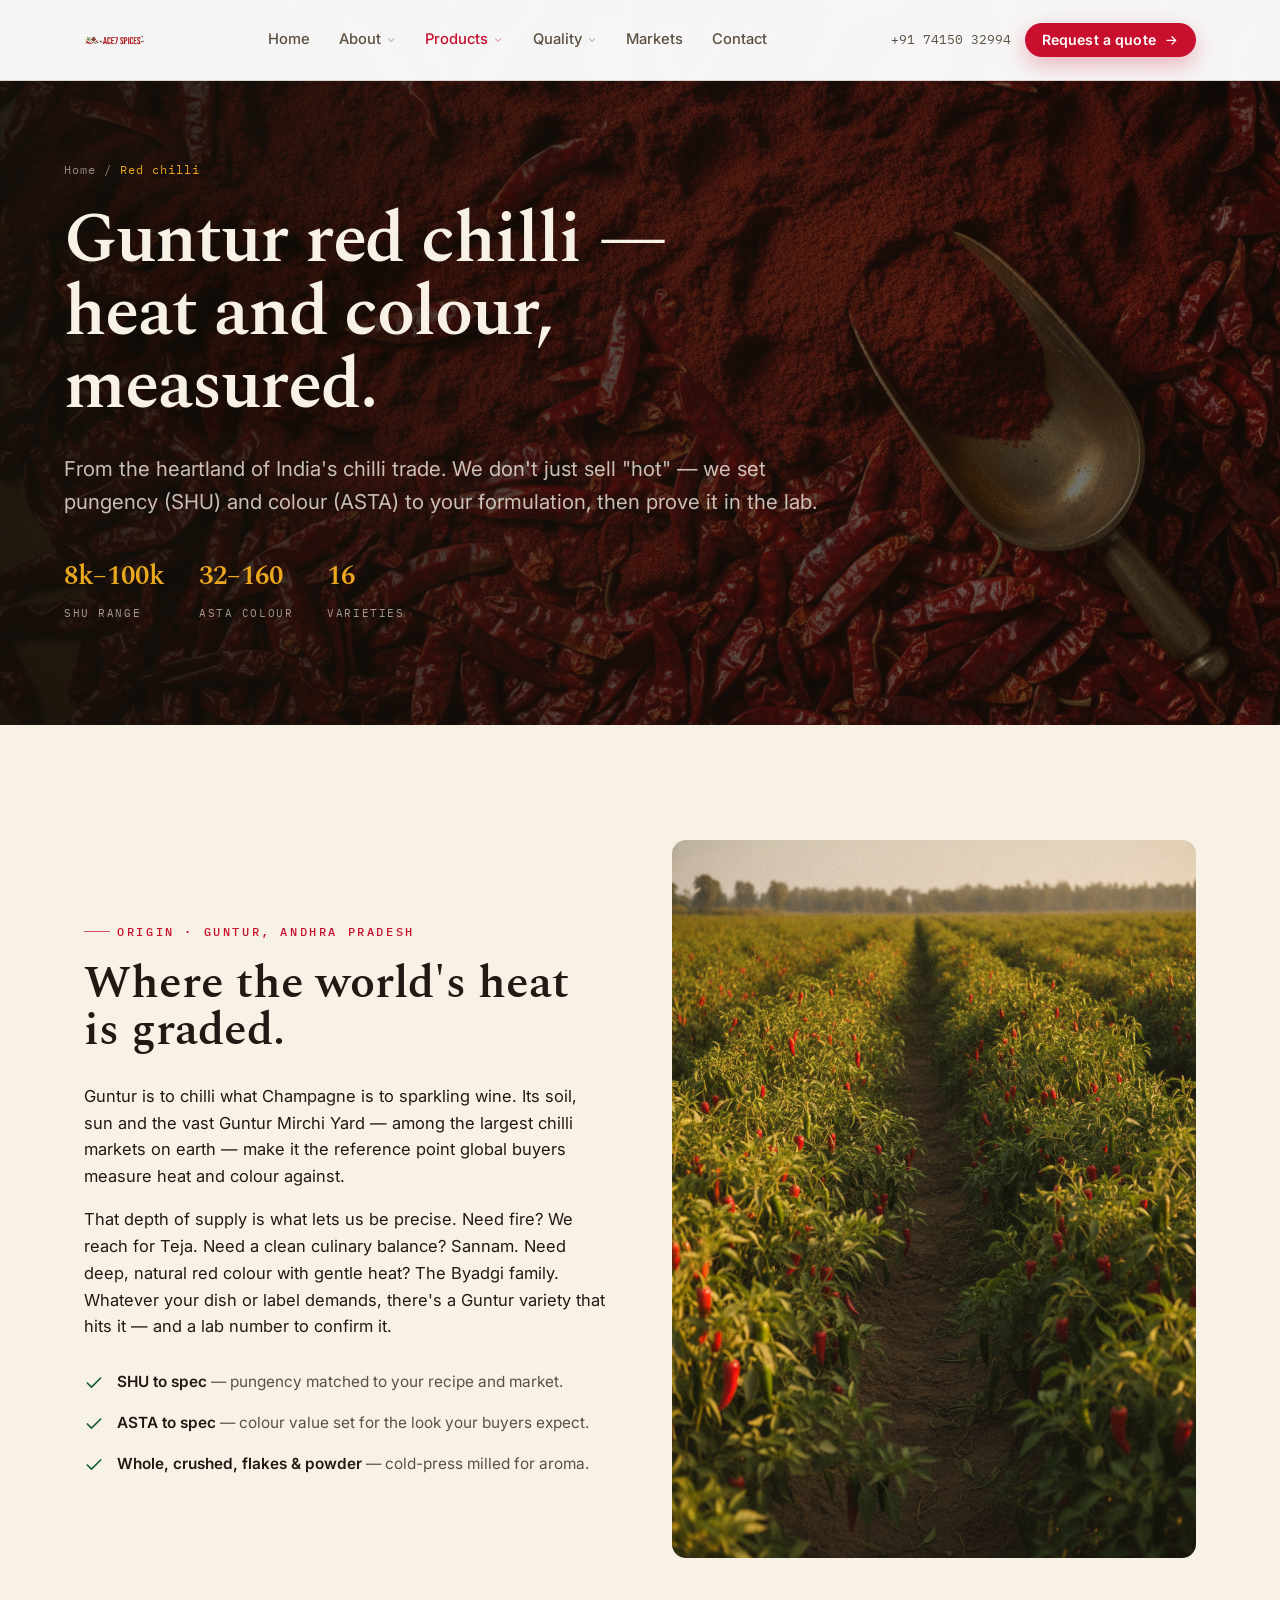
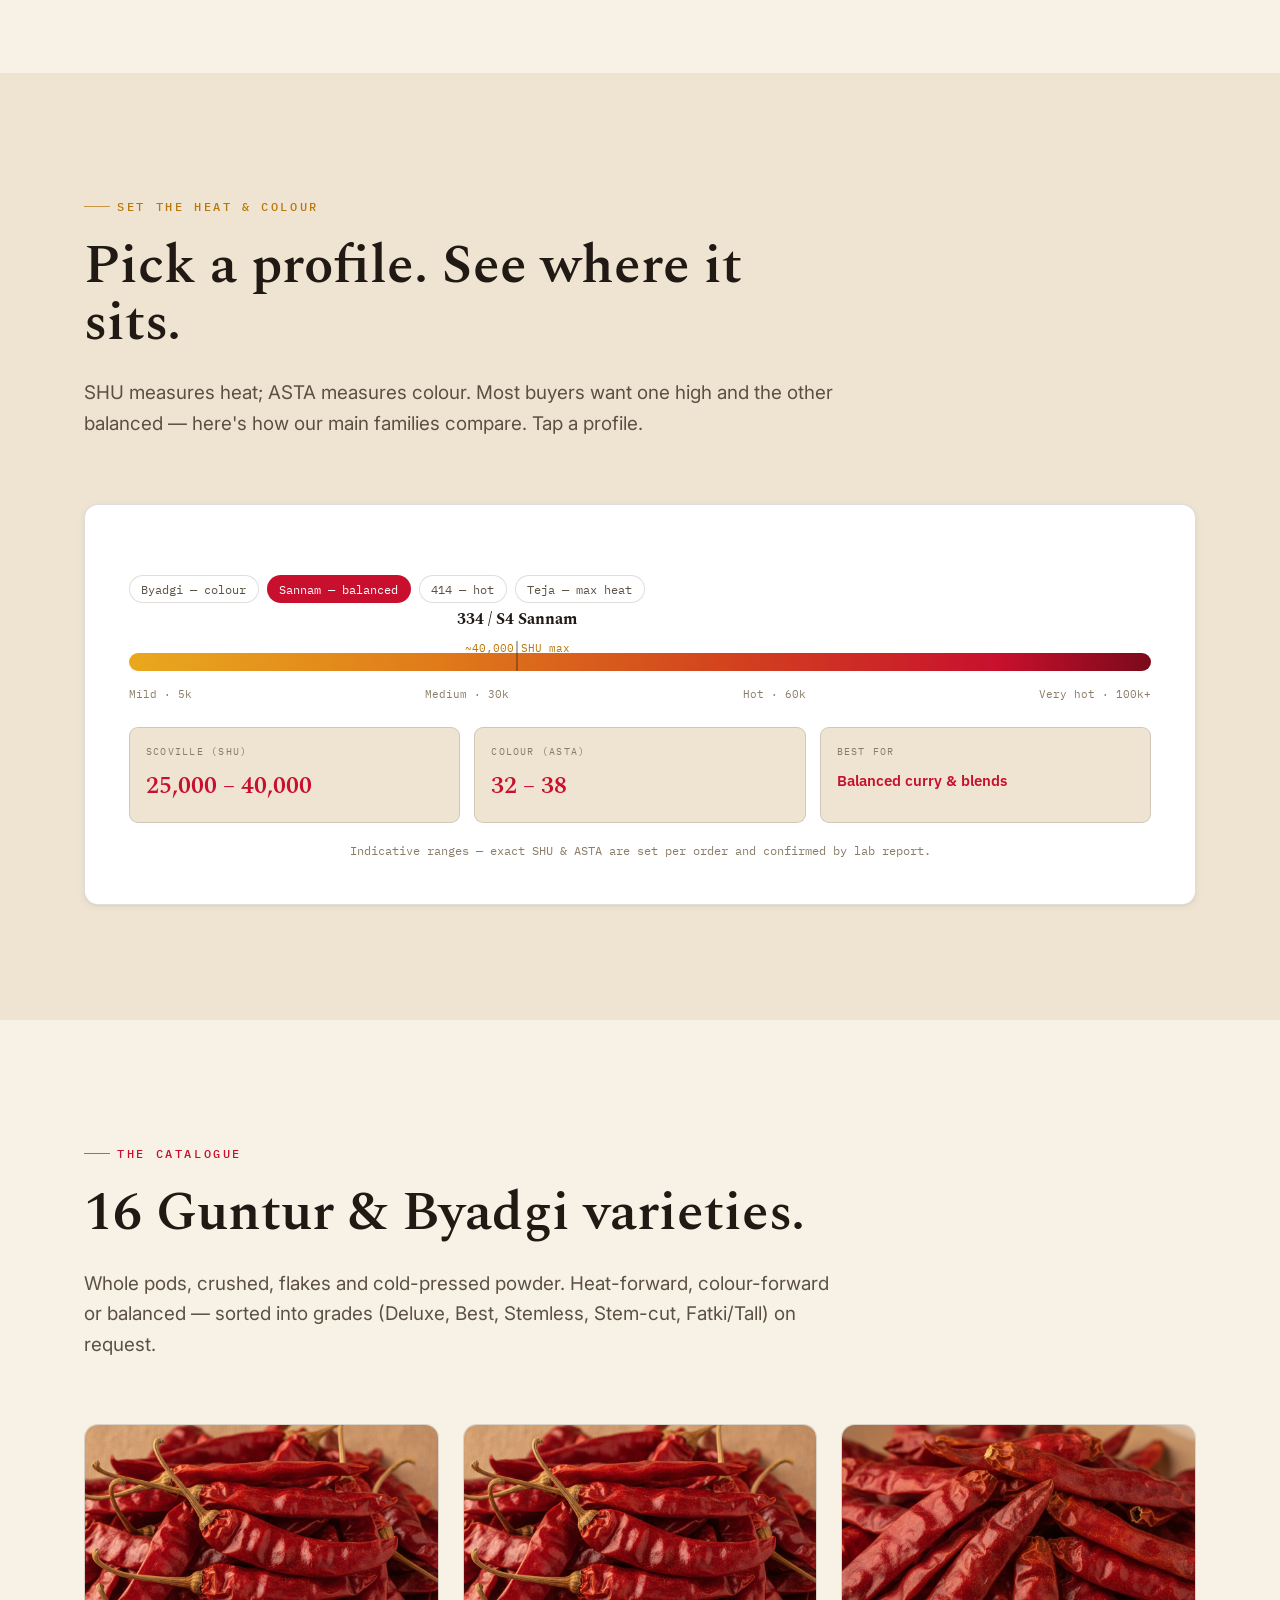
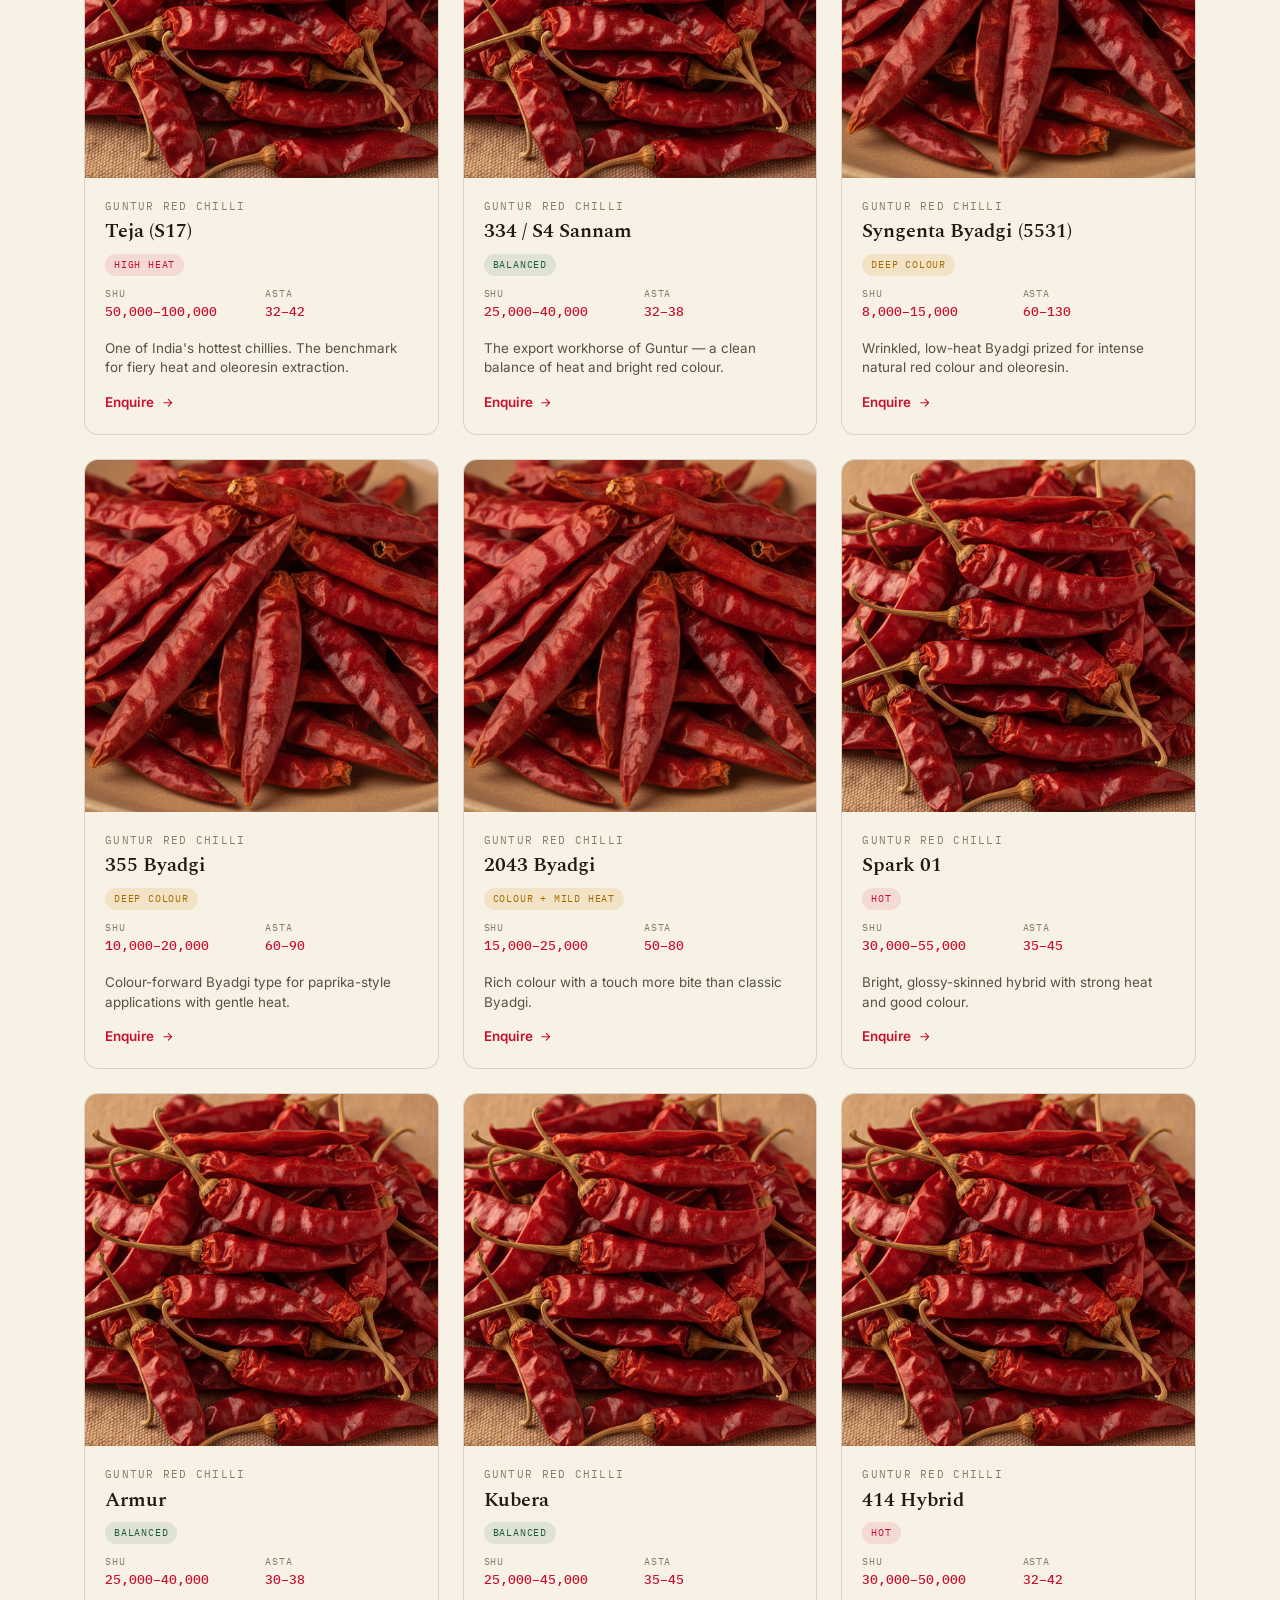
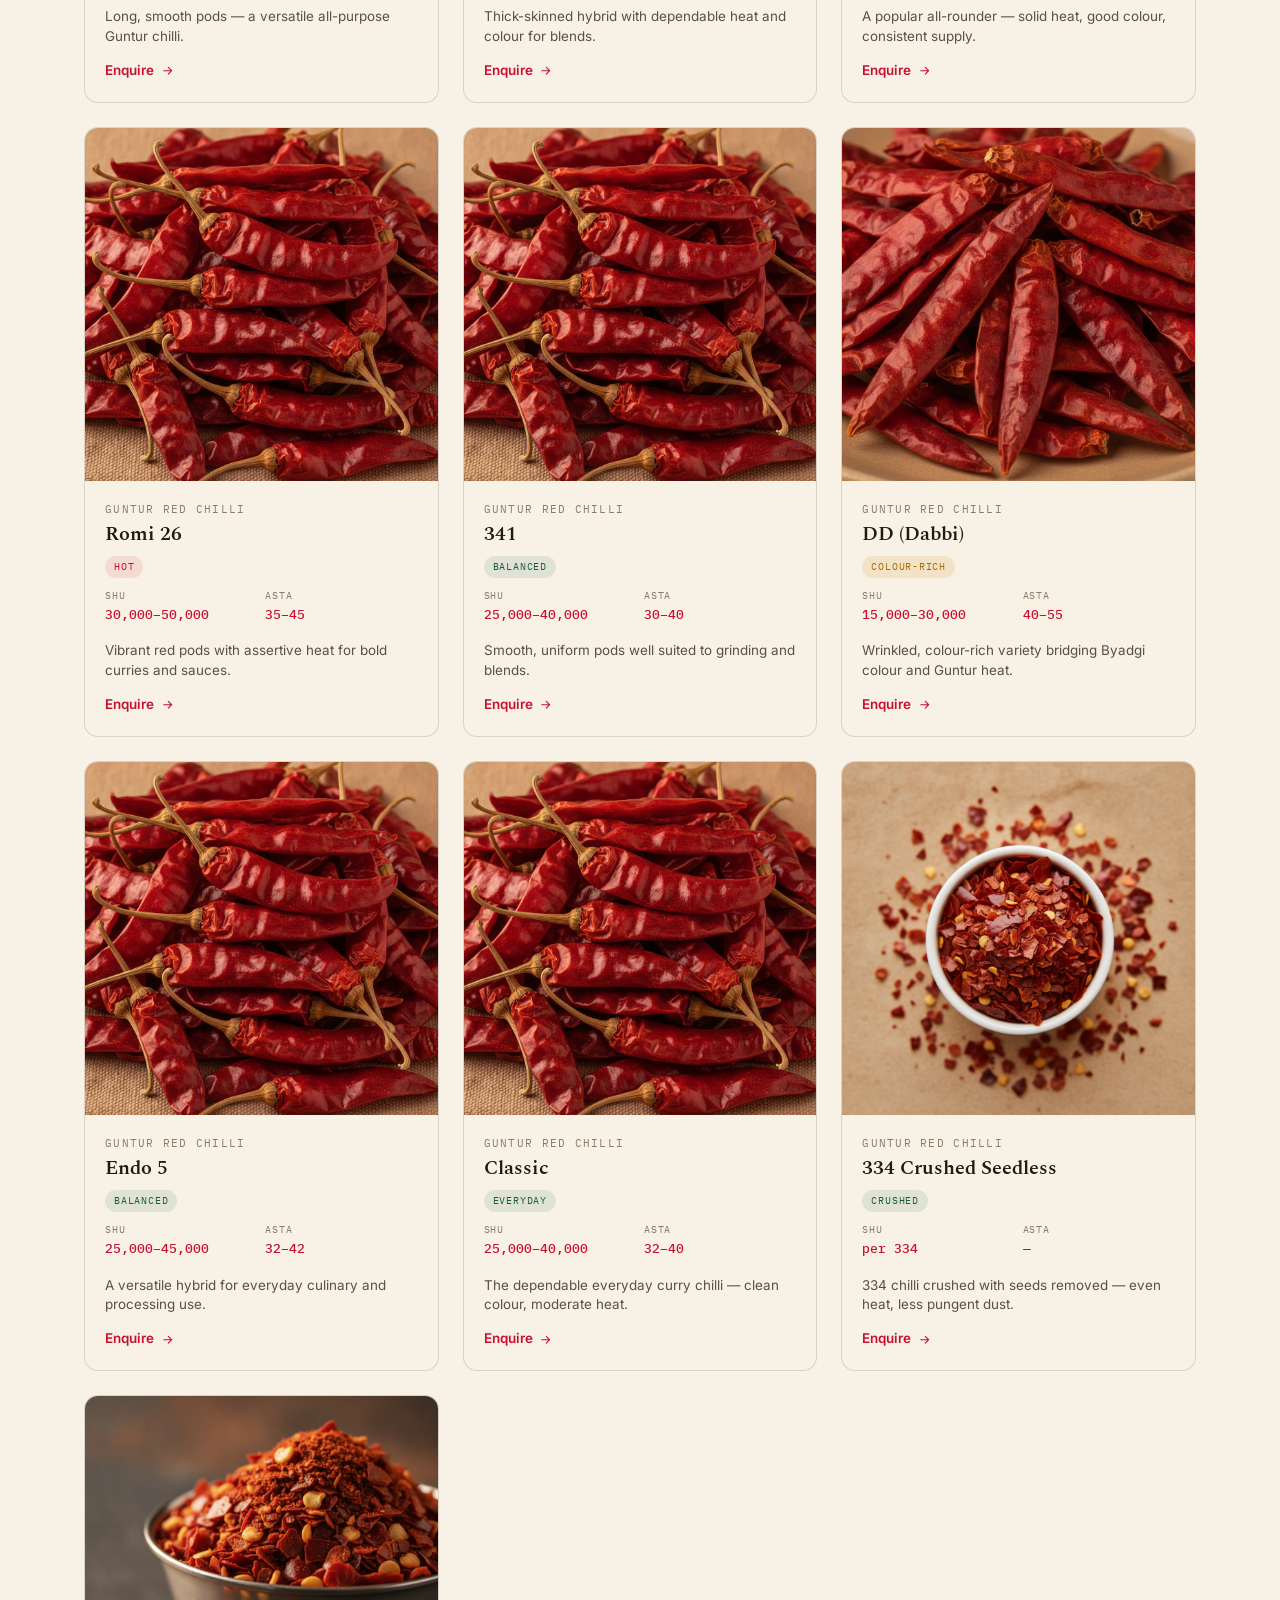
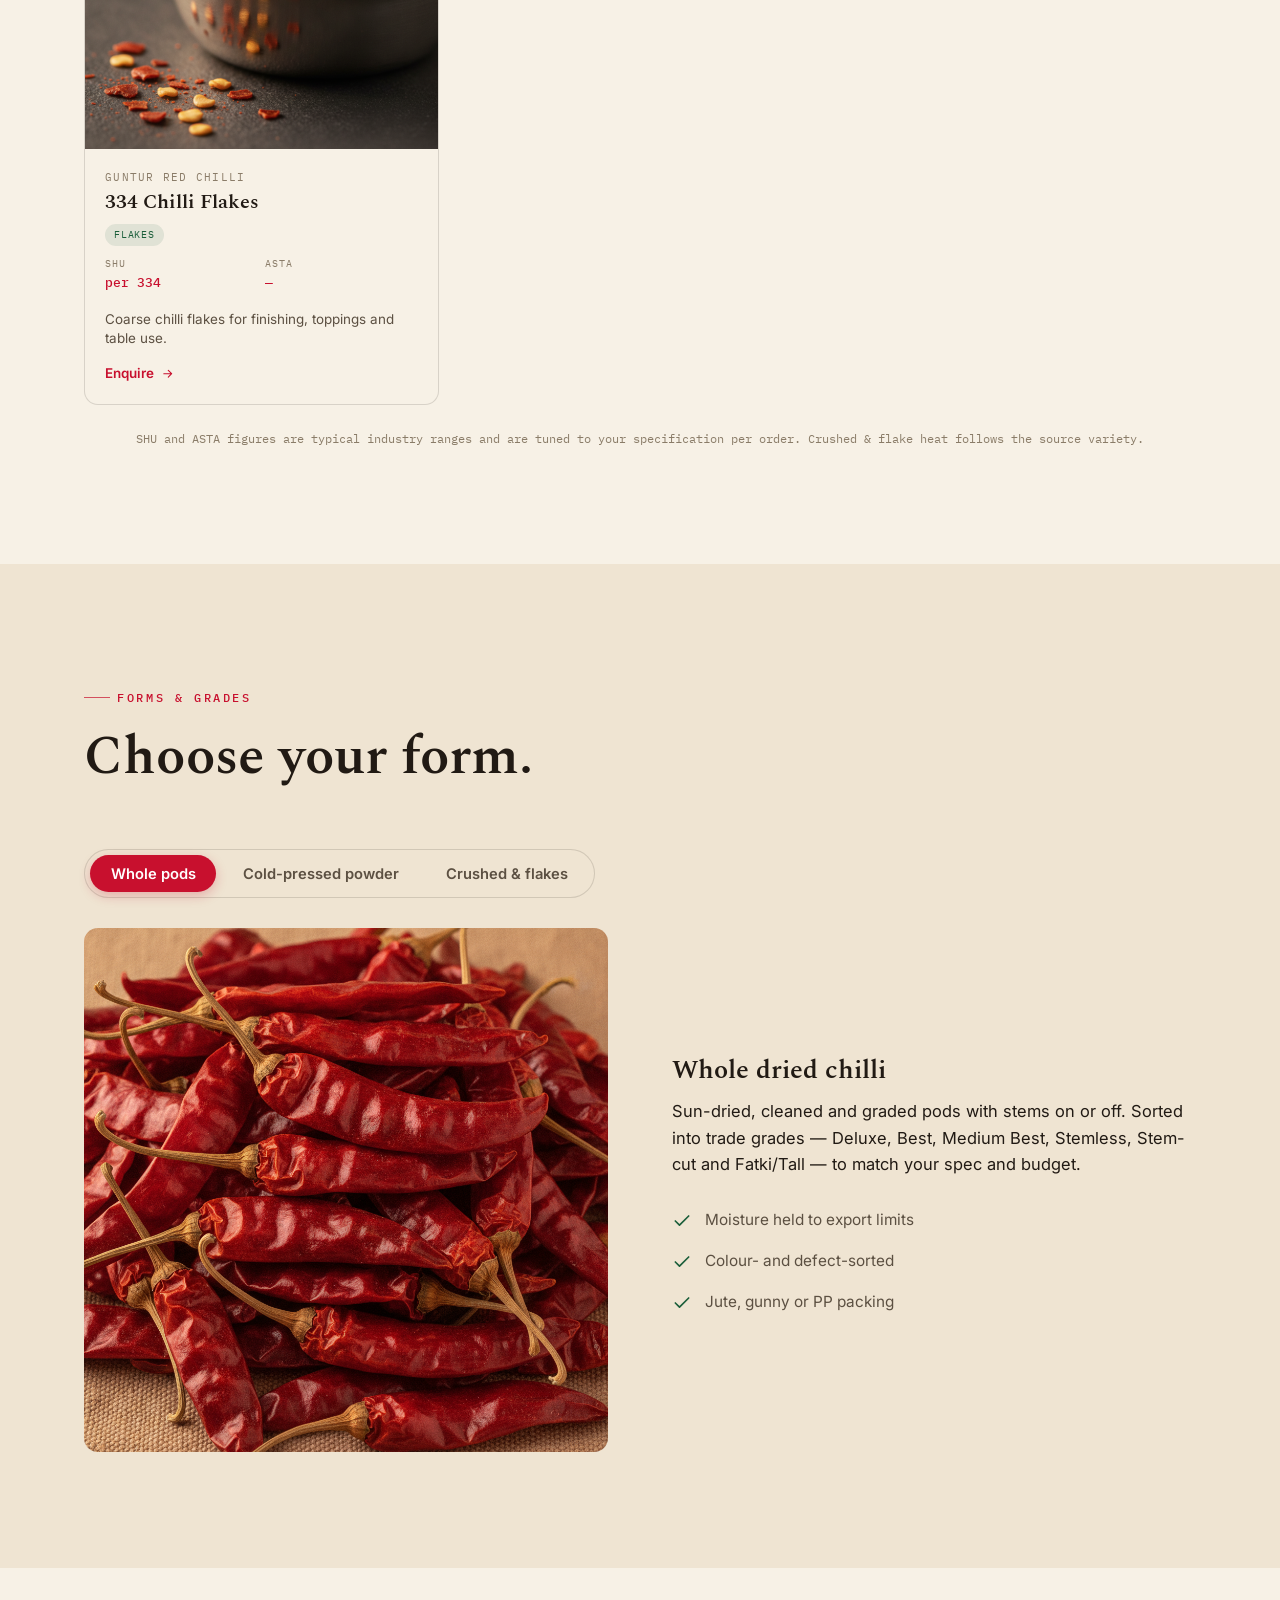
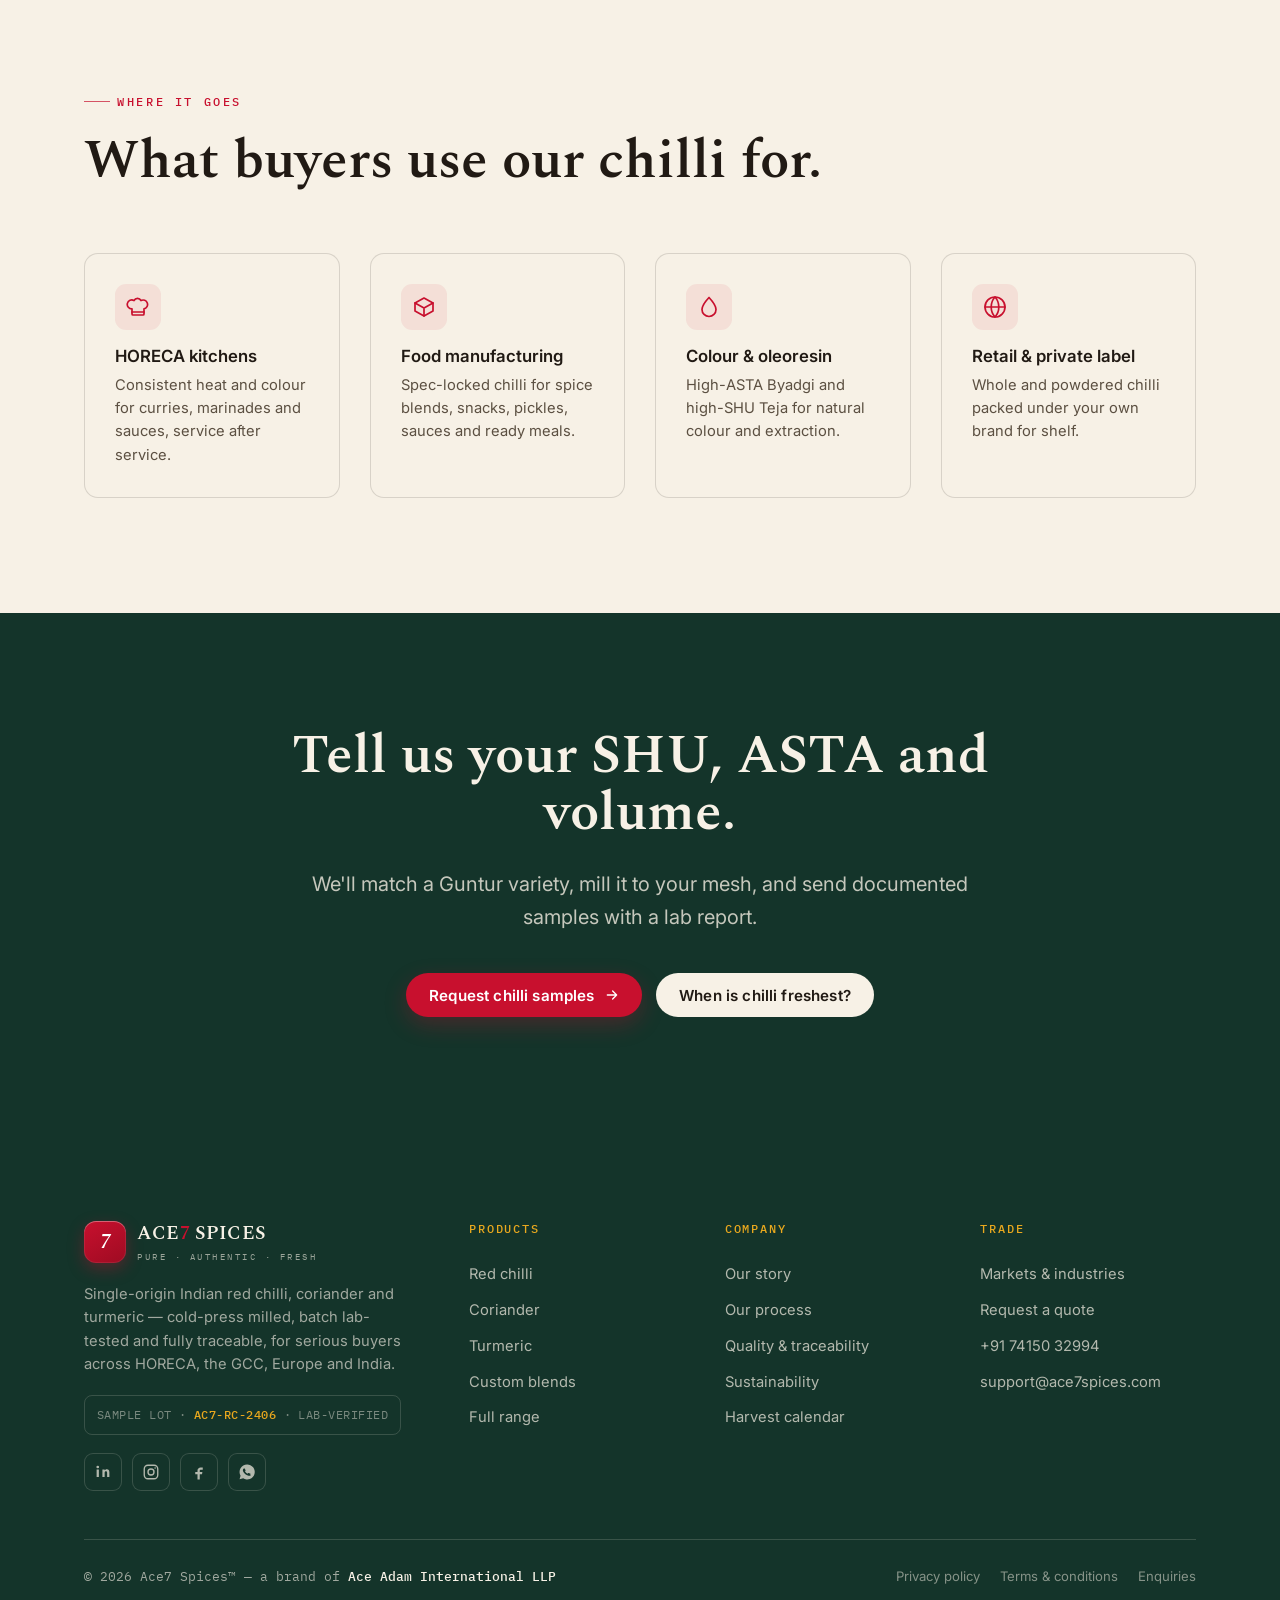
<file: red-chilli.html>
<!DOCTYPE html><html lang="en"><head><meta charset="UTF-8"><meta name="viewport" content="width=device-width, initial-scale=1"><title>Guntur Red Chilli Exporter — SHU & ASTA to Spec | Ace7 Spices</title><meta name="description" content="Single-origin Guntur red chilli from Ace7 Spices: 16 varieties incl. Teja, Sannam (S4/334) and Byadgi. Whole, crushed, flakes & cold-pressed powder with SHU and ASTA set to your spec, lab-verified."><meta property="og:title" content="Guntur Red Chilli Exporter — SHU & ASTA to Spec | Ace7 Spices"><meta property="og:description" content="Single-origin Guntur red chilli from Ace7 Spices: 16 varieties incl. Teja, Sannam (S4/334) and Byadgi. Whole, crushed, flakes & cold-pressed powder with SHU and ASTA set to your spec, lab-verified."><meta property="og:type" content="website"><meta name="theme-color" content="#1E150F"><link rel="preconnect" href="https://fonts.googleapis.com"><link rel="preconnect" href="https://fonts.gstatic.com" crossorigin><link href="https://fonts.googleapis.com/css2?family=Fraunces:ital,opsz,wght@0,9..144,400..700;1,9..144,400..600&family=IBM+Plex+Mono:wght@400;500&family=IBM+Plex+Sans:wght@400;500;600;700&display=swap" rel="stylesheet"><link rel="stylesheet" href="assets/styles.css"></head><body><a href="#main" class="skip">Skip to content</a><header class="header"><div class="header__inner"><a class="brand" href="index.html" aria-label="Ace7 Spices home"><span class="brand__mark">7</span><span><span class="brand__name">ACE<b>7</b> SPICES</span><span class="brand__tag">The real flavours of India</span></span></a><nav class="nav" aria-label="Primary"><ul style="display:flex;align-items:center;gap:4px"><li class="nav__item"><a class="nav__link" href="index.html">Home</a></li><li class="nav__item"><span class="nav__link">About<svg viewBox="0 0 24 24" fill="none" stroke="currentColor" stroke-width="2.2" stroke-linecap="round" stroke-linejoin="round"><path d="M6 9l6 6 6-6"/></svg></span><div class="dropdown"><a href="about.html"><b>Our story</b><span>Origin, the Ace7 Standard & parent company</span></a><a href="process.html"><b>Our process</b><span>Source → sort → cold-press → ship</span></a><a href="sustainability.html"><b>Sustainability</b><span>Farmer partnerships & single-origin sourcing</span></a></div></li><li class="nav__item"><span class="nav__link active">Products<svg viewBox="0 0 24 24" fill="none" stroke="currentColor" stroke-width="2.2" stroke-linecap="round" stroke-linejoin="round"><path d="M6 9l6 6 6-6"/></svg></span><div class="dropdown"><a href="products.html"><b>All products</b><span>Whole & powdered range overview</span></a><a href="red-chilli.html"><b>Red chilli — Guntur</b><span>16 varieties · SHU & ASTA to spec</span></a><a href="coriander.html"><b>Coriander — Rajasthan</b><span>Bold seed · high volatile oil</span></a><a href="turmeric.html"><b>Turmeric — Sangli & Salem</b><span>Graded by curcumin %</span></a><a href="custom-blends.html"><b>Custom blends & private label</b><span>Built to your formulation</span></a></div></li><li class="nav__item"><span class="nav__link">Quality<svg viewBox="0 0 24 24" fill="none" stroke="currentColor" stroke-width="2.2" stroke-linecap="round" stroke-linejoin="round"><path d="M6 9l6 6 6-6"/></svg></span><div class="dropdown"><a href="quality.html"><b>Quality & traceability</b><span>Batch lab-testing & lot tracing</span></a><a href="harvest-calendar.html"><b>Harvest calendar</b><span>Crop cycles & freshness windows</span></a></div></li><li class="nav__item"><a class="nav__link" href="industries.html">Markets</a></li><li class="nav__item"><a class="nav__link" href="contact.html">Contact</a></li></ul></nav><div class="header__cta"><a class="header__phone" href="tel:+917415032994">+91 74150 32994</a><a class="btn btn--primary" href="contact.html">Request a quote <svg viewBox="0 0 24 24" fill="none" stroke="currentColor" stroke-width="2" stroke-linecap="round" stroke-linejoin="round"><path d="M5 12h14M13 6l6 6-6 6"/></svg></a></div><button class="burger" aria-label="Menu" aria-expanded="false" aria-controls="drawer"><span></span><span></span><span></span></button></div></header><nav class="drawer" id="drawer" aria-label="Mobile"><a href="index.html">Home</a><div class="grp-label">About</div><a class="sub" href="about.html">Our story</a><a class="sub" href="process.html">Our process</a><a class="sub" href="sustainability.html">Sustainability</a><div class="grp-label">Products</div><a class="sub" href="products.html">All products</a><a class="sub" href="red-chilli.html">Red chilli — Guntur</a><a class="sub" href="coriander.html">Coriander — Rajasthan</a><a class="sub" href="turmeric.html">Turmeric — Sangli &amp; Salem</a><a class="sub" href="custom-blends.html">Custom blends &amp; private label</a><div class="grp-label">Quality</div><a class="sub" href="quality.html">Quality &amp; traceability</a><a class="sub" href="harvest-calendar.html">Harvest calendar</a><div class="grp-label">More</div><a class="sub" href="industries.html">Markets &amp; industries</a><a class="sub" href="contact.html">Contact</a><a class="btn btn--primary" href="contact.html">Request a quote</a></nav><main id="main">
<section class="phero">
  <div class="phero__media"><img src="images/red-chilli-hero.jpg" alt="Mounds of vivid red Guntur chillies" loading="lazy" data-ph="Mounds of vivid red Guntur chillies" data-ph-class="ph--wide" class=""></div>
  <div class="phero__inner reveal in">
    <p class="crumbs"><a href="index.html">Home</a> / <span>Red chilli</span></p>
    <h1 class="display">Guntur red chilli — heat and colour, measured.</h1>
    <p>From the heartland of India's chilli trade. We don't just sell "hot" — we set pungency (SHU) and colour (ASTA) to your formulation, then prove it in the lab.</p>
    <div class="phero__meta"><div class="m"><b>8k–100k</b><span>SHU range</span></div><div class="m"><b>32–160</b><span>ASTA colour</span></div><div class="m"><b>16</b><span>Varieties</span></div></div>
  </div>
</section>

<section class="section">
  <div class="wrap">
    <div class="split">
      <div class="split__body reveal">
        <span class="eyebrow">Origin · Guntur, Andhra Pradesh</span>
        <h2>Where the world's heat is graded.</h2>
        <p>Guntur is to chilli what Champagne is to sparkling wine. Its soil, sun and the vast Guntur Mirchi Yard — among the largest chilli markets on earth — make it the reference point global buyers measure heat and colour against.</p>
        <p>That depth of supply is what lets us be precise. Need fire? We reach for Teja. Need a clean culinary balance? Sannam. Need deep, natural red colour with gentle heat? The Byadgi family. Whatever your dish or label demands, there's a Guntur variety that hits it — and a lab number to confirm it.</p>
        <ul class="checklist">
          <li><svg viewBox="0 0 24 24" fill="none" stroke="currentColor" stroke-width="2" stroke-linecap="round" stroke-linejoin="round"><path d="M20 6L9 17l-5-5"/></svg><span><b>SHU to spec</b> — pungency matched to your recipe and market.</span></li>
          <li><svg viewBox="0 0 24 24" fill="none" stroke="currentColor" stroke-width="2" stroke-linecap="round" stroke-linejoin="round"><path d="M20 6L9 17l-5-5"/></svg><span><b>ASTA to spec</b> — colour value set for the look your buyers expect.</span></li>
          <li><svg viewBox="0 0 24 24" fill="none" stroke="currentColor" stroke-width="2" stroke-linecap="round" stroke-linejoin="round"><path d="M20 6L9 17l-5-5"/></svg><span><b>Whole, crushed, flakes &amp; powder</b> — cold-press milled for aroma.</span></li>
        </ul>
      </div>
      <div class="split__media reveal d1"><img src="images/red-chilli-field.jpg" alt="Red chilli plants ripening in a Guntur field" loading="lazy" data-ph="Red chilli plants ripening in a Guntur field" data-ph-class="ph--tall" class=""></div>
    </div>
  </div>
</section>

<section class="section roast" data-heatscale>
  <div class="wrap">
    <div class="section-head reveal"><span class="eyebrow cream">Set the heat &amp; colour</span><h2>Pick a profile. See where it sits.</h2><p>SHU measures heat; ASTA measures colour. Most buyers want one high and the other balanced — here's how our main families compare. Tap a profile.</p></div>
    <div class="heatscale reveal">
      <div class="heatpicker">
        <button data-heat="byadgi">Byadgi — colour</button>
        <button data-heat="sannam">Sannam — balanced</button>
        <button data-heat="414">414 — hot</button>
        <button data-heat="teja">Teja — max heat</button>
      </div>
      <div class="heatscale__track">
        <div class="heatscale__mark"><b>Sannam</b><span>~40,000 SHU max</span></div>
      </div>
      <div class="heatscale__labels"><span>Mild · 5k</span><span>Medium · 30k</span><span>Hot · 60k</span><span>Very hot · 100k+</span></div>
      <div class="heatout">
        <div><span>Scoville (SHU)</span><b data-out="shu">25,000–40,000</b></div>
        <div><span>Colour (ASTA)</span><b data-out="asta">32–38</b></div>
        <div><span>Best for</span><b data-out="use" style="font-family:'IBM Plex Sans';font-size:.92rem;line-height:1.3">Balanced curry &amp; blends</b></div>
      </div>
      <p class="cal__hint" style="margin-top:18px">Indicative ranges — exact SHU &amp; ASTA are set per order and confirmed by lab report.</p>
    </div>
  </div>
</section>

<section class="section">
  <div class="wrap">
    <div class="section-head reveal"><span class="eyebrow">The catalogue</span><h2>16 Guntur &amp; Byadgi varieties.</h2><p>Whole pods, crushed, flakes and cold-pressed powder. Heat-forward, colour-forward or balanced — sorted into grades (Deluxe, Best, Stemless, Stem-cut, Fatki/Tall) on request.</p></div>
    <div class="varietygrid"><div class="variety reveal"><div class="variety__media"><img src="images/chilli-whole-red.jpg" alt="Teja (S17) red chilli" loading="lazy" data-ph="Teja (S17) red chilli" data-ph-class="ph--sq" class=""></div><div class="variety__body"><span class="variety__cat">Guntur red chilli</span><h4>Teja (S17)</h4><span class="variety__badge b-heat">High heat</span><div class="variety__specs"><div><span>SHU</span><b>50,000–100,000</b></div><div><span>ASTA</span><b>32–42</b></div></div><p style="font-size:.84rem;color:var(--ink-soft);margin-bottom:14px;line-height:1.45">One of India's hottest chillies. The benchmark for fiery heat and oleoresin extraction.</p><a class="txtlink" href="contact.html">Enquire <svg viewBox="0 0 24 24" fill="none" stroke="currentColor" stroke-width="2" stroke-linecap="round" stroke-linejoin="round"><path d="M5 12h14M13 6l6 6-6 6"/></svg></a></div></div><div class="variety reveal"><div class="variety__media"><img src="images/chilli-whole-red.jpg" alt="334 / S4 Sannam red chilli" loading="lazy" data-ph="334 / S4 Sannam red chilli" data-ph-class="ph--sq" class=""></div><div class="variety__body"><span class="variety__cat">Guntur red chilli</span><h4>334 / S4 Sannam</h4><span class="variety__badge b-balanced">Balanced</span><div class="variety__specs"><div><span>SHU</span><b>25,000–40,000</b></div><div><span>ASTA</span><b>32–38</b></div></div><p style="font-size:.84rem;color:var(--ink-soft);margin-bottom:14px;line-height:1.45">The export workhorse of Guntur — a clean balance of heat and bright red colour.</p><a class="txtlink" href="contact.html">Enquire <svg viewBox="0 0 24 24" fill="none" stroke="currentColor" stroke-width="2" stroke-linecap="round" stroke-linejoin="round"><path d="M5 12h14M13 6l6 6-6 6"/></svg></a></div></div><div class="variety reveal"><div class="variety__media"><img src="images/chilli-byadgi.jpg" alt="Syngenta Byadgi (5531) red chilli" loading="lazy" data-ph="Syngenta Byadgi (5531) red chilli" data-ph-class="ph--sq" class=""></div><div class="variety__body"><span class="variety__cat">Guntur red chilli</span><h4>Syngenta Byadgi (5531)</h4><span class="variety__badge b-color">Deep colour</span><div class="variety__specs"><div><span>SHU</span><b>8,000–15,000</b></div><div><span>ASTA</span><b>60–130</b></div></div><p style="font-size:.84rem;color:var(--ink-soft);margin-bottom:14px;line-height:1.45">Wrinkled, low-heat Byadgi prized for intense natural red colour and oleoresin.</p><a class="txtlink" href="contact.html">Enquire <svg viewBox="0 0 24 24" fill="none" stroke="currentColor" stroke-width="2" stroke-linecap="round" stroke-linejoin="round"><path d="M5 12h14M13 6l6 6-6 6"/></svg></a></div></div><div class="variety reveal"><div class="variety__media"><img src="images/chilli-byadgi.jpg" alt="355 Byadgi red chilli" loading="lazy" data-ph="355 Byadgi red chilli" data-ph-class="ph--sq" class=""></div><div class="variety__body"><span class="variety__cat">Guntur red chilli</span><h4>355 Byadgi</h4><span class="variety__badge b-color">Deep colour</span><div class="variety__specs"><div><span>SHU</span><b>10,000–20,000</b></div><div><span>ASTA</span><b>60–90</b></div></div><p style="font-size:.84rem;color:var(--ink-soft);margin-bottom:14px;line-height:1.45">Colour-forward Byadgi type for paprika-style applications with gentle heat.</p><a class="txtlink" href="contact.html">Enquire <svg viewBox="0 0 24 24" fill="none" stroke="currentColor" stroke-width="2" stroke-linecap="round" stroke-linejoin="round"><path d="M5 12h14M13 6l6 6-6 6"/></svg></a></div></div><div class="variety reveal"><div class="variety__media"><img src="images/chilli-byadgi.jpg" alt="2043 Byadgi red chilli" loading="lazy" data-ph="2043 Byadgi red chilli" data-ph-class="ph--sq" class=""></div><div class="variety__body"><span class="variety__cat">Guntur red chilli</span><h4>2043 Byadgi</h4><span class="variety__badge b-color">Colour + mild heat</span><div class="variety__specs"><div><span>SHU</span><b>15,000–25,000</b></div><div><span>ASTA</span><b>50–80</b></div></div><p style="font-size:.84rem;color:var(--ink-soft);margin-bottom:14px;line-height:1.45">Rich colour with a touch more bite than classic Byadgi.</p><a class="txtlink" href="contact.html">Enquire <svg viewBox="0 0 24 24" fill="none" stroke="currentColor" stroke-width="2" stroke-linecap="round" stroke-linejoin="round"><path d="M5 12h14M13 6l6 6-6 6"/></svg></a></div></div><div class="variety reveal"><div class="variety__media"><img src="images/chilli-whole-red.jpg" alt="Spark 01 red chilli" loading="lazy" data-ph="Spark 01 red chilli" data-ph-class="ph--sq" class=""></div><div class="variety__body"><span class="variety__cat">Guntur red chilli</span><h4>Spark 01</h4><span class="variety__badge b-heat">Hot</span><div class="variety__specs"><div><span>SHU</span><b>30,000–55,000</b></div><div><span>ASTA</span><b>35–45</b></div></div><p style="font-size:.84rem;color:var(--ink-soft);margin-bottom:14px;line-height:1.45">Bright, glossy-skinned hybrid with strong heat and good colour.</p><a class="txtlink" href="contact.html">Enquire <svg viewBox="0 0 24 24" fill="none" stroke="currentColor" stroke-width="2" stroke-linecap="round" stroke-linejoin="round"><path d="M5 12h14M13 6l6 6-6 6"/></svg></a></div></div><div class="variety reveal"><div class="variety__media"><img src="images/chilli-whole-red.jpg" alt="Armur red chilli" loading="lazy" data-ph="Armur red chilli" data-ph-class="ph--sq" class=""></div><div class="variety__body"><span class="variety__cat">Guntur red chilli</span><h4>Armur</h4><span class="variety__badge b-balanced">Balanced</span><div class="variety__specs"><div><span>SHU</span><b>25,000–40,000</b></div><div><span>ASTA</span><b>30–38</b></div></div><p style="font-size:.84rem;color:var(--ink-soft);margin-bottom:14px;line-height:1.45">Long, smooth pods — a versatile all-purpose Guntur chilli.</p><a class="txtlink" href="contact.html">Enquire <svg viewBox="0 0 24 24" fill="none" stroke="currentColor" stroke-width="2" stroke-linecap="round" stroke-linejoin="round"><path d="M5 12h14M13 6l6 6-6 6"/></svg></a></div></div><div class="variety reveal"><div class="variety__media"><img src="images/chilli-whole-red.jpg" alt="Kubera red chilli" loading="lazy" data-ph="Kubera red chilli" data-ph-class="ph--sq" class=""></div><div class="variety__body"><span class="variety__cat">Guntur red chilli</span><h4>Kubera</h4><span class="variety__badge b-balanced">Balanced</span><div class="variety__specs"><div><span>SHU</span><b>25,000–45,000</b></div><div><span>ASTA</span><b>35–45</b></div></div><p style="font-size:.84rem;color:var(--ink-soft);margin-bottom:14px;line-height:1.45">Thick-skinned hybrid with dependable heat and colour for blends.</p><a class="txtlink" href="contact.html">Enquire <svg viewBox="0 0 24 24" fill="none" stroke="currentColor" stroke-width="2" stroke-linecap="round" stroke-linejoin="round"><path d="M5 12h14M13 6l6 6-6 6"/></svg></a></div></div><div class="variety reveal"><div class="variety__media"><img src="images/chilli-whole-red.jpg" alt="414 Hybrid red chilli" loading="lazy" data-ph="414 Hybrid red chilli" data-ph-class="ph--sq" class=""></div><div class="variety__body"><span class="variety__cat">Guntur red chilli</span><h4>414 Hybrid</h4><span class="variety__badge b-heat">Hot</span><div class="variety__specs"><div><span>SHU</span><b>30,000–50,000</b></div><div><span>ASTA</span><b>32–42</b></div></div><p style="font-size:.84rem;color:var(--ink-soft);margin-bottom:14px;line-height:1.45">A popular all-rounder — solid heat, good colour, consistent supply.</p><a class="txtlink" href="contact.html">Enquire <svg viewBox="0 0 24 24" fill="none" stroke="currentColor" stroke-width="2" stroke-linecap="round" stroke-linejoin="round"><path d="M5 12h14M13 6l6 6-6 6"/></svg></a></div></div><div class="variety reveal"><div class="variety__media"><img src="images/chilli-whole-red.jpg" alt="Romi 26 red chilli" loading="lazy" data-ph="Romi 26 red chilli" data-ph-class="ph--sq" class=""></div><div class="variety__body"><span class="variety__cat">Guntur red chilli</span><h4>Romi 26</h4><span class="variety__badge b-heat">Hot</span><div class="variety__specs"><div><span>SHU</span><b>30,000–50,000</b></div><div><span>ASTA</span><b>35–45</b></div></div><p style="font-size:.84rem;color:var(--ink-soft);margin-bottom:14px;line-height:1.45">Vibrant red pods with assertive heat for bold curries and sauces.</p><a class="txtlink" href="contact.html">Enquire <svg viewBox="0 0 24 24" fill="none" stroke="currentColor" stroke-width="2" stroke-linecap="round" stroke-linejoin="round"><path d="M5 12h14M13 6l6 6-6 6"/></svg></a></div></div><div class="variety reveal"><div class="variety__media"><img src="images/chilli-whole-red.jpg" alt="341 red chilli" loading="lazy" data-ph="341 red chilli" data-ph-class="ph--sq" class=""></div><div class="variety__body"><span class="variety__cat">Guntur red chilli</span><h4>341</h4><span class="variety__badge b-balanced">Balanced</span><div class="variety__specs"><div><span>SHU</span><b>25,000–40,000</b></div><div><span>ASTA</span><b>30–40</b></div></div><p style="font-size:.84rem;color:var(--ink-soft);margin-bottom:14px;line-height:1.45">Smooth, uniform pods well suited to grinding and blends.</p><a class="txtlink" href="contact.html">Enquire <svg viewBox="0 0 24 24" fill="none" stroke="currentColor" stroke-width="2" stroke-linecap="round" stroke-linejoin="round"><path d="M5 12h14M13 6l6 6-6 6"/></svg></a></div></div><div class="variety reveal"><div class="variety__media"><img src="images/chilli-byadgi.jpg" alt="DD (Dabbi) red chilli" loading="lazy" data-ph="DD (Dabbi) red chilli" data-ph-class="ph--sq" class=""></div><div class="variety__body"><span class="variety__cat">Guntur red chilli</span><h4>DD (Dabbi)</h4><span class="variety__badge b-color">Colour-rich</span><div class="variety__specs"><div><span>SHU</span><b>15,000–30,000</b></div><div><span>ASTA</span><b>40–55</b></div></div><p style="font-size:.84rem;color:var(--ink-soft);margin-bottom:14px;line-height:1.45">Wrinkled, colour-rich variety bridging Byadgi colour and Guntur heat.</p><a class="txtlink" href="contact.html">Enquire <svg viewBox="0 0 24 24" fill="none" stroke="currentColor" stroke-width="2" stroke-linecap="round" stroke-linejoin="round"><path d="M5 12h14M13 6l6 6-6 6"/></svg></a></div></div><div class="variety reveal"><div class="variety__media"><img src="images/chilli-whole-red.jpg" alt="Endo 5 red chilli" loading="lazy" data-ph="Endo 5 red chilli" data-ph-class="ph--sq" class=""></div><div class="variety__body"><span class="variety__cat">Guntur red chilli</span><h4>Endo 5</h4><span class="variety__badge b-balanced">Balanced</span><div class="variety__specs"><div><span>SHU</span><b>25,000–45,000</b></div><div><span>ASTA</span><b>32–42</b></div></div><p style="font-size:.84rem;color:var(--ink-soft);margin-bottom:14px;line-height:1.45">A versatile hybrid for everyday culinary and processing use.</p><a class="txtlink" href="contact.html">Enquire <svg viewBox="0 0 24 24" fill="none" stroke="currentColor" stroke-width="2" stroke-linecap="round" stroke-linejoin="round"><path d="M5 12h14M13 6l6 6-6 6"/></svg></a></div></div><div class="variety reveal"><div class="variety__media"><img src="images/chilli-whole-red.jpg" alt="Classic red chilli" loading="lazy" data-ph="Classic red chilli" data-ph-class="ph--sq" class=""></div><div class="variety__body"><span class="variety__cat">Guntur red chilli</span><h4>Classic</h4><span class="variety__badge b-balanced">Everyday</span><div class="variety__specs"><div><span>SHU</span><b>25,000–40,000</b></div><div><span>ASTA</span><b>32–40</b></div></div><p style="font-size:.84rem;color:var(--ink-soft);margin-bottom:14px;line-height:1.45">The dependable everyday curry chilli — clean colour, moderate heat.</p><a class="txtlink" href="contact.html">Enquire <svg viewBox="0 0 24 24" fill="none" stroke="currentColor" stroke-width="2" stroke-linecap="round" stroke-linejoin="round"><path d="M5 12h14M13 6l6 6-6 6"/></svg></a></div></div><div class="variety reveal"><div class="variety__media"><img src="images/chilli-crushed.jpg" alt="334 Crushed Seedless red chilli" loading="lazy" data-ph="334 Crushed Seedless red chilli" data-ph-class="ph--sq" class=""></div><div class="variety__body"><span class="variety__cat">Guntur red chilli</span><h4>334 Crushed Seedless</h4><span class="variety__badge b-balanced">Crushed</span><div class="variety__specs"><div><span>SHU</span><b>per 334</b></div><div><span>ASTA</span><b>—</b></div></div><p style="font-size:.84rem;color:var(--ink-soft);margin-bottom:14px;line-height:1.45">334 chilli crushed with seeds removed — even heat, less pungent dust.</p><a class="txtlink" href="contact.html">Enquire <svg viewBox="0 0 24 24" fill="none" stroke="currentColor" stroke-width="2" stroke-linecap="round" stroke-linejoin="round"><path d="M5 12h14M13 6l6 6-6 6"/></svg></a></div></div><div class="variety reveal"><div class="variety__media"><img src="images/chilli-flakes.jpg" alt="334 Chilli Flakes red chilli" loading="lazy" data-ph="334 Chilli Flakes red chilli" data-ph-class="ph--sq" class=""></div><div class="variety__body"><span class="variety__cat">Guntur red chilli</span><h4>334 Chilli Flakes</h4><span class="variety__badge b-balanced">Flakes</span><div class="variety__specs"><div><span>SHU</span><b>per 334</b></div><div><span>ASTA</span><b>—</b></div></div><p style="font-size:.84rem;color:var(--ink-soft);margin-bottom:14px;line-height:1.45">Coarse chilli flakes for finishing, toppings and table use.</p><a class="txtlink" href="contact.html">Enquire <svg viewBox="0 0 24 24" fill="none" stroke="currentColor" stroke-width="2" stroke-linecap="round" stroke-linejoin="round"><path d="M5 12h14M13 6l6 6-6 6"/></svg></a></div></div></div>
    <p class="cal__hint" style="color:var(--ink-faint);margin-top:24px">SHU and ASTA figures are typical industry ranges and are tuned to your specification per order. Crushed &amp; flake heat follows the source variety.</p>
  </div>
</section>

<section class="section paper-2">
  <div class="wrap" data-tabs>
    <div class="section-head reveal"><span class="eyebrow">Forms &amp; grades</span><h2>Choose your form.</h2></div>
    <div class="tabs reveal" style="margin-bottom:30px">
      <button class="tab active" data-tab="whole">Whole pods</button>
      <button class="tab" data-tab="powder">Cold-pressed powder</button>
      <button class="tab" data-tab="cut">Crushed &amp; flakes</button>
    </div>
    <div class="tabpanel active" data-panel="whole">
      <div class="split">
        <div class="split__media reveal"><img src="images/chilli-whole-red.jpg" alt="Whole dried red chilli pods" loading="lazy" data-ph="Whole dried red chilli pods" data-ph-class="ph--wide" class=""></div>
        <div class="split__body reveal d1"><h3 style="font-size:1.6rem;margin-bottom:.5em">Whole dried chilli</h3><p>Sun-dried, cleaned and graded pods with stems on or off. Sorted into trade grades — Deluxe, Best, Medium Best, Stemless, Stem-cut and Fatki/Tall — to match your spec and budget.</p><ul class="checklist"><li><svg viewBox="0 0 24 24" fill="none" stroke="currentColor" stroke-width="2" stroke-linecap="round" stroke-linejoin="round"><path d="M20 6L9 17l-5-5"/></svg><span>Moisture held to export limits</span></li><li><svg viewBox="0 0 24 24" fill="none" stroke="currentColor" stroke-width="2" stroke-linecap="round" stroke-linejoin="round"><path d="M20 6L9 17l-5-5"/></svg><span>Colour- and defect-sorted</span></li><li><svg viewBox="0 0 24 24" fill="none" stroke="currentColor" stroke-width="2" stroke-linecap="round" stroke-linejoin="round"><path d="M20 6L9 17l-5-5"/></svg><span>Jute, gunny or PP packing</span></li></ul></div>
      </div>
    </div>
    <div class="tabpanel" data-panel="powder">
      <div class="split">
        <div class="split__media reveal"><img src="images/chilli-powder.jpg" alt="Vivid red cold-pressed chilli powder" loading="lazy" data-ph="Vivid red cold-pressed chilli powder" data-ph-class="ph--wide" class=""></div>
        <div class="split__body reveal d1"><h3 style="font-size:1.6rem;margin-bottom:.5em">Cold-pressed chilli powder</h3><p>Milled at low RPM so the powder stays aromatic and deep red instead of dull and heat-stripped. Ground to your mesh, with SHU and ASTA confirmed by lab report on every lot.</p><ul class="checklist"><li><svg viewBox="0 0 24 24" fill="none" stroke="currentColor" stroke-width="2" stroke-linecap="round" stroke-linejoin="round"><path d="M20 6L9 17l-5-5"/></svg><span>Mesh ground to order</span></li><li><svg viewBox="0 0 24 24" fill="none" stroke="currentColor" stroke-width="2" stroke-linecap="round" stroke-linejoin="round"><path d="M20 6L9 17l-5-5"/></svg><span>No added colour or anti-caking chemicals</span></li><li><svg viewBox="0 0 24 24" fill="none" stroke="currentColor" stroke-width="2" stroke-linecap="round" stroke-linejoin="round"><path d="M20 6L9 17l-5-5"/></svg><span>SHU &amp; ASTA verified per lot</span></li></ul></div>
      </div>
    </div>
    <div class="tabpanel" data-panel="cut">
      <div class="split">
        <div class="split__media reveal"><img src="images/chilli-flakes.jpg" alt="Coarse red chilli flakes" loading="lazy" data-ph="Coarse red chilli flakes" data-ph-class="ph--wide" class=""></div>
        <div class="split__body reveal d1"><h3 style="font-size:1.6rem;margin-bottom:.5em">Crushed, seedless &amp; flakes</h3><p>334 crushed seedless for even heat with less pungent dust, and coarse chilli flakes for finishing, toppings and table use — cut from the same graded pods.</p><ul class="checklist"><li><svg viewBox="0 0 24 24" fill="none" stroke="currentColor" stroke-width="2" stroke-linecap="round" stroke-linejoin="round"><path d="M20 6L9 17l-5-5"/></svg><span>Seedless option for cleaner handling</span></li><li><svg viewBox="0 0 24 24" fill="none" stroke="currentColor" stroke-width="2" stroke-linecap="round" stroke-linejoin="round"><path d="M20 6L9 17l-5-5"/></svg><span>Flake size to specification</span></li><li><svg viewBox="0 0 24 24" fill="none" stroke="currentColor" stroke-width="2" stroke-linecap="round" stroke-linejoin="round"><path d="M20 6L9 17l-5-5"/></svg><span>Ideal for HORECA &amp; food service</span></li></ul></div>
      </div>
    </div>
  </div>
</section>

<section class="section">
  <div class="wrap">
    <div class="section-head reveal"><span class="eyebrow">Where it goes</span><h2>What buyers use our chilli for.</h2></div>
    <div class="grid g-4">
      <div class="card reveal"><div class="card__ico"><svg viewBox="0 0 24 24" fill="none" stroke="currentColor" stroke-width="1.7" stroke-linecap="round" stroke-linejoin="round"><path d="M6 13.9V19a1 1 0 0 0 1 1h10a1 1 0 0 0 1-1v-5.1a4.5 4.5 0 1 0-3-8.4 4 4 0 0 0-7 0 4.5 4.5 0 1 0-2 8.4Z"/><path d="M6 17h12"/></svg></div><h4>HORECA kitchens</h4><p>Consistent heat and colour for curries, marinades and sauces, service after service.</p></div>
      <div class="card reveal d1"><div class="card__ico"><svg viewBox="0 0 24 24" fill="none" stroke="currentColor" stroke-width="1.7" stroke-linecap="round" stroke-linejoin="round"><path d="m21 8-9-5-9 5v8l9 5 9-5V8Z"/><path d="m3 8 9 5 9-5M12 13v8"/></svg></div><h4>Food manufacturing</h4><p>Spec-locked chilli for spice blends, snacks, pickles, sauces and ready meals.</p></div>
      <div class="card reveal d2"><div class="card__ico"><svg viewBox="0 0 24 24" fill="none" stroke="currentColor" stroke-width="1.7" stroke-linecap="round" stroke-linejoin="round"><path d="M12 2.5S5 10 5 14.5a7 7 0 0 0 14 0C19 10 12 2.5 12 2.5Z"/></svg></div><h4>Colour &amp; oleoresin</h4><p>High-ASTA Byadgi and high-SHU Teja for natural colour and extraction.</p></div>
      <div class="card reveal d3"><div class="card__ico"><svg viewBox="0 0 24 24" fill="none" stroke="currentColor" stroke-width="1.7" stroke-linecap="round" stroke-linejoin="round"><circle cx="12" cy="12" r="10"/><path d="M2 12h20M12 2a15 15 0 0 1 0 20 15 15 0 0 1 0-20Z"/></svg></div><h4>Retail &amp; private label</h4><p>Whole and powdered chilli packed under your own brand for shelf.</p></div>
    </div>
  </div>
</section>

<section class="section roast ctaband">
  <div class="wrap"><div class="ctaband__inner reveal">
    <h2>Tell us your SHU, ASTA and volume.</h2>
    <p>We'll match a Guntur variety, mill it to your mesh, and send documented samples with a lab report.</p>
    <div class="btn-row"><a class="btn btn--primary" href="contact.html">Request chilli samples <svg viewBox="0 0 24 24" fill="none" stroke="currentColor" stroke-width="2" stroke-linecap="round" stroke-linejoin="round"><path d="M5 12h14M13 6l6 6-6 6"/></svg></a><a class="btn btn--light" href="harvest-calendar.html">When is chilli freshest?</a></div>
  </div></div>
</section>
</main><footer class="footer"><div class="wrap"><div class="footer__top"><div class="footer__brand"><a class="brand" href="index.html"><span class="brand__mark">7</span><span><span class="brand__name">ACE<b>7</b> SPICES</span><span class="brand__tag">Pure · Authentic · Fresh</span></span></a><p class="footer__about">Single-origin Indian red chilli, coriander and turmeric — cold-press milled, batch lab-tested and fully traceable, for serious buyers across HORECA, the GCC, Europe and India.</p><div class="footer__lot">SAMPLE LOT · <b>AC7-RC-2406</b> · LAB-VERIFIED</div><div class="footer__social"><a href="#" aria-label="LinkedIn"><svg viewBox="0 0 24 24" fill="currentColor"><path d="M6.5 8.5v10h-3v-10h3Zm-1.5-5a1.8 1.8 0 1 1 0 3.6 1.8 1.8 0 0 1 0-3.6ZM20.5 18.5h-3v-5.3c0-1.3-.5-2.1-1.6-2.1-1.2 0-1.7.8-1.7 2.1v5.3h-3v-10h3v1.3c.5-.8 1.4-1.6 3-1.6 2.2 0 3.3 1.4 3.3 4.2v6.1Z"/></svg></a><a href="#" aria-label="Instagram"><svg viewBox="0 0 24 24" fill="none" stroke="currentColor" stroke-width="1.8"><rect x="3" y="3" width="18" height="18" rx="5"/><circle cx="12" cy="12" r="4"/><circle cx="17.5" cy="6.5" r="1" fill="currentColor" stroke="none"/></svg></a><a href="#" aria-label="Facebook"><svg viewBox="0 0 24 24" fill="currentColor"><path d="M14 9h3V6h-3c-2.2 0-4 1.8-4 4v2H7v3h3v7h3v-7h3l.5-3H13v-2c0-.6.4-1 1-1Z"/></svg></a><a href="https://wa.me/917415032994" aria-label="WhatsApp"><svg viewBox="0 0 24 24" fill="currentColor"><path d="M12 2a10 10 0 0 0-8.6 15l-1.3 4.7 4.8-1.3A10 10 0 1 0 12 2Zm5.3 13.9c-.2.6-1.3 1.2-1.8 1.2-.5.1-1 .2-3.3-.7-2.8-1.1-4.5-3.9-4.7-4.1-.1-.2-1-1.4-1-2.6 0-1.3.6-1.9.9-2.1.2-.3.5-.3.7-.3h.5c.2 0 .4 0 .6.5l.8 2c.1.1.1.3 0 .5l-.4.5c-.2.2-.3.3-.1.6.2.3.8 1.3 1.7 2 1.2.9 1.5 1 1.8.7.2-.3.4-.5.6-.7l.5-.2 1.9.9c.2.1.4.2.5.3.1.4.1 1-.1 1.6Z"/></svg></a></div></div><div><h5>Products</h5><div class="footer__links"><a href="red-chilli.html">Red chilli</a><a href="coriander.html">Coriander</a><a href="turmeric.html">Turmeric</a><a href="custom-blends.html">Custom blends</a><a href="products.html">Full range</a></div></div><div><h5>Company</h5><div class="footer__links"><a href="about.html">Our story</a><a href="process.html">Our process</a><a href="quality.html">Quality &amp; traceability</a><a href="sustainability.html">Sustainability</a><a href="harvest-calendar.html">Harvest calendar</a></div></div><div><h5>Trade</h5><div class="footer__links"><a href="industries.html">Markets &amp; industries</a><a href="contact.html">Request a quote</a><a href="tel:+917415032994">+91 74150 32994</a><a href="mailto:support@ace7spices.com">support@ace7spices.com</a></div></div></div><div class="footer__bottom"><span class="footer__parent">© <span data-year>2025</span> Ace7 Spices™ — a brand of <b>Ace Adam International LLP</b></span><div class="footer__legal"><a href="privacy-policy.html">Privacy policy</a><a href="terms.html">Terms &amp; conditions</a><a href="contact.html">Enquiries</a></div></div></div></footer><script src="assets/script.js"></script></body></html>
</file>
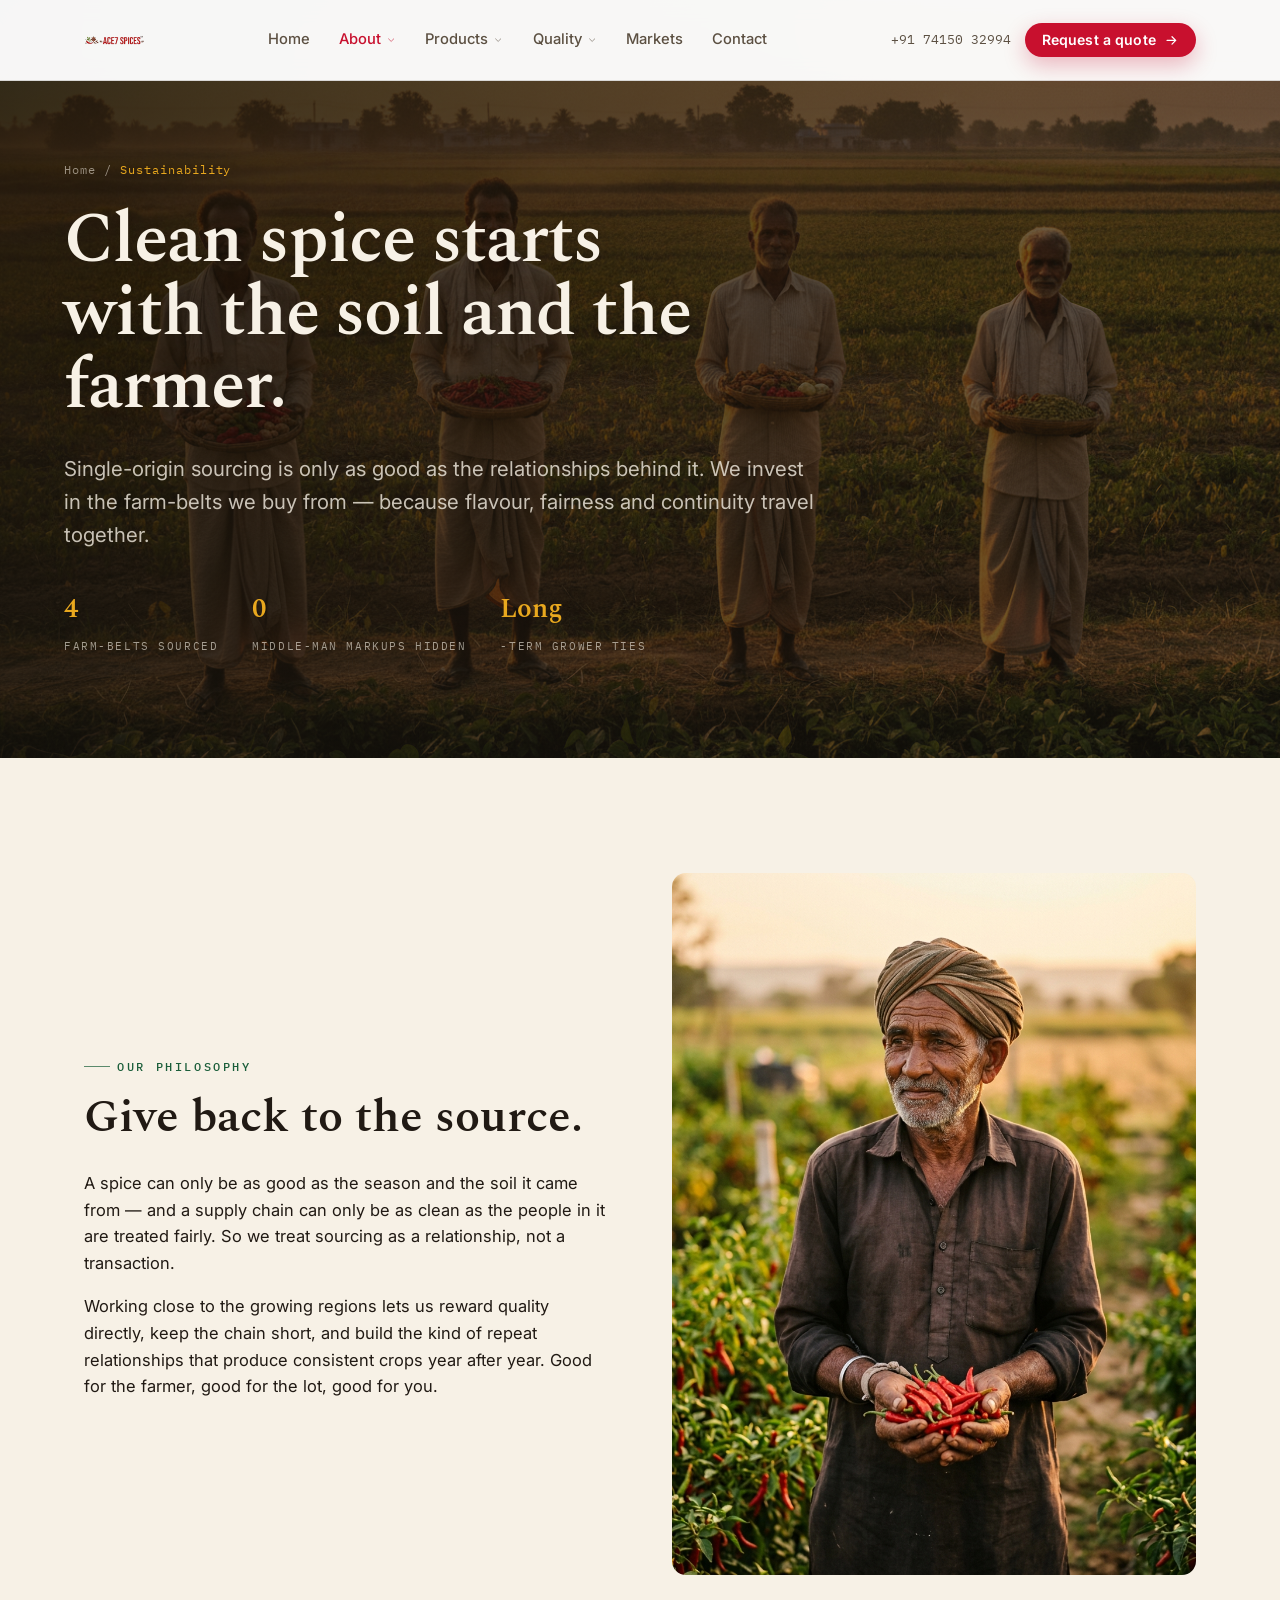
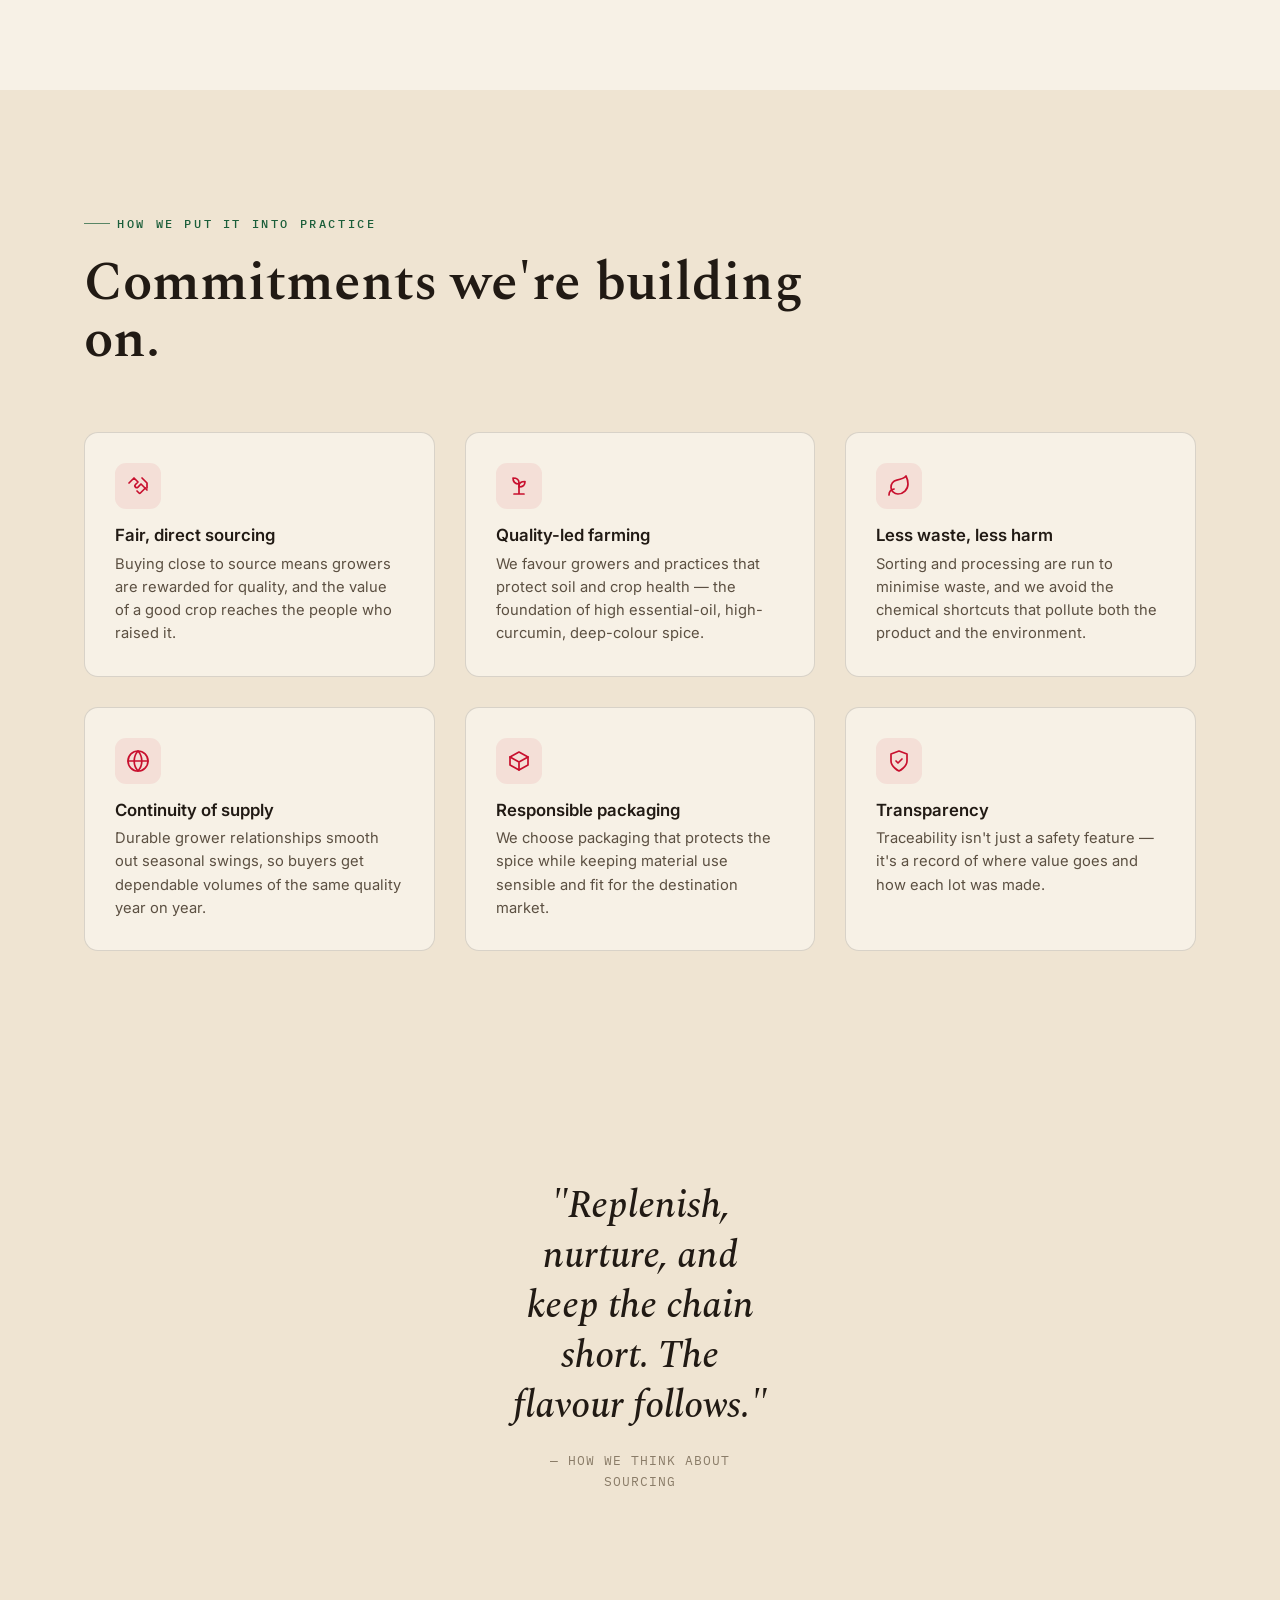
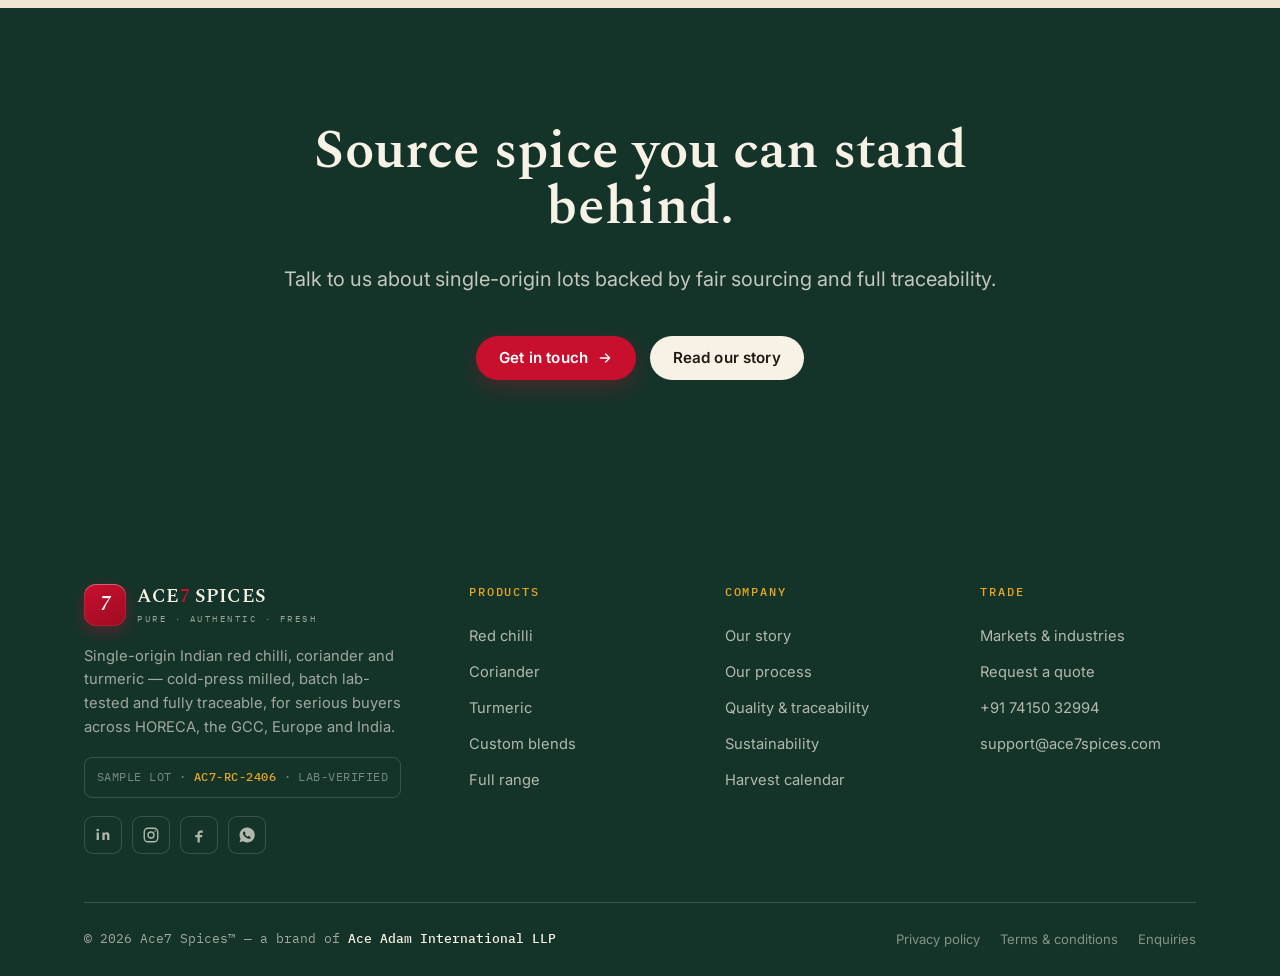
<file: sustainability.html>
<!DOCTYPE html><html lang="en"><head><meta charset="UTF-8"><meta name="viewport" content="width=device-width, initial-scale=1"><title>Sustainability & Fair Sourcing — Ace7 Spices</title><meta name="description" content="Ace7 Spices invests in the farm-belts it sources from — fair, direct sourcing, quality-led farming, responsible packaging and full traceability behind every single-origin lot."><meta property="og:title" content="Sustainability & Fair Sourcing — Ace7 Spices"><meta property="og:description" content="Ace7 Spices invests in the farm-belts it sources from — fair, direct sourcing, quality-led farming, responsible packaging and full traceability behind every single-origin lot."><meta property="og:type" content="website"><meta name="theme-color" content="#1E150F"><link rel="preconnect" href="https://fonts.googleapis.com"><link rel="preconnect" href="https://fonts.gstatic.com" crossorigin><link href="https://fonts.googleapis.com/css2?family=Fraunces:ital,opsz,wght@0,9..144,400..700;1,9..144,400..600&family=IBM+Plex+Mono:wght@400;500&family=IBM+Plex+Sans:wght@400;500;600;700&display=swap" rel="stylesheet"><link rel="stylesheet" href="assets/styles.css"></head><body><a href="#main" class="skip">Skip to content</a><header class="header"><div class="header__inner"><a class="brand" href="index.html" aria-label="Ace7 Spices home"><span class="brand__mark">7</span><span><span class="brand__name">ACE<b>7</b> SPICES</span><span class="brand__tag">The real flavours of India</span></span></a><nav class="nav" aria-label="Primary"><ul style="display:flex;align-items:center;gap:4px"><li class="nav__item"><a class="nav__link" href="index.html">Home</a></li><li class="nav__item"><span class="nav__link active">About<svg viewBox="0 0 24 24" fill="none" stroke="currentColor" stroke-width="2.2" stroke-linecap="round" stroke-linejoin="round"><path d="M6 9l6 6 6-6"/></svg></span><div class="dropdown"><a href="about.html"><b>Our story</b><span>Origin, the Ace7 Standard & parent company</span></a><a href="process.html"><b>Our process</b><span>Source → sort → cold-press → ship</span></a><a href="sustainability.html"><b>Sustainability</b><span>Farmer partnerships & single-origin sourcing</span></a></div></li><li class="nav__item"><span class="nav__link">Products<svg viewBox="0 0 24 24" fill="none" stroke="currentColor" stroke-width="2.2" stroke-linecap="round" stroke-linejoin="round"><path d="M6 9l6 6 6-6"/></svg></span><div class="dropdown"><a href="products.html"><b>All products</b><span>Whole & powdered range overview</span></a><a href="red-chilli.html"><b>Red chilli — Guntur</b><span>16 varieties · SHU & ASTA to spec</span></a><a href="coriander.html"><b>Coriander — Rajasthan</b><span>Bold seed · high volatile oil</span></a><a href="turmeric.html"><b>Turmeric — Sangli & Salem</b><span>Graded by curcumin %</span></a><a href="custom-blends.html"><b>Custom blends & private label</b><span>Built to your formulation</span></a></div></li><li class="nav__item"><span class="nav__link">Quality<svg viewBox="0 0 24 24" fill="none" stroke="currentColor" stroke-width="2.2" stroke-linecap="round" stroke-linejoin="round"><path d="M6 9l6 6 6-6"/></svg></span><div class="dropdown"><a href="quality.html"><b>Quality & traceability</b><span>Batch lab-testing & lot tracing</span></a><a href="harvest-calendar.html"><b>Harvest calendar</b><span>Crop cycles & freshness windows</span></a></div></li><li class="nav__item"><a class="nav__link" href="industries.html">Markets</a></li><li class="nav__item"><a class="nav__link" href="contact.html">Contact</a></li></ul></nav><div class="header__cta"><a class="header__phone" href="tel:+917415032994">+91 74150 32994</a><a class="btn btn--primary" href="contact.html">Request a quote <svg viewBox="0 0 24 24" fill="none" stroke="currentColor" stroke-width="2" stroke-linecap="round" stroke-linejoin="round"><path d="M5 12h14M13 6l6 6-6 6"/></svg></a></div><button class="burger" aria-label="Menu" aria-expanded="false" aria-controls="drawer"><span></span><span></span><span></span></button></div></header><nav class="drawer" id="drawer" aria-label="Mobile"><a href="index.html">Home</a><div class="grp-label">About</div><a class="sub" href="about.html">Our story</a><a class="sub" href="process.html">Our process</a><a class="sub" href="sustainability.html">Sustainability</a><div class="grp-label">Products</div><a class="sub" href="products.html">All products</a><a class="sub" href="red-chilli.html">Red chilli — Guntur</a><a class="sub" href="coriander.html">Coriander — Rajasthan</a><a class="sub" href="turmeric.html">Turmeric — Sangli &amp; Salem</a><a class="sub" href="custom-blends.html">Custom blends &amp; private label</a><div class="grp-label">Quality</div><a class="sub" href="quality.html">Quality &amp; traceability</a><a class="sub" href="harvest-calendar.html">Harvest calendar</a><div class="grp-label">More</div><a class="sub" href="industries.html">Markets &amp; industries</a><a class="sub" href="contact.html">Contact</a><a class="btn btn--primary" href="contact.html">Request a quote</a></nav><main id="main">
<section class="phero">
  <div class="phero__media"><img src="images/farmers-field.jpg" alt="Indian spice farmers standing in a cultivated field" loading="lazy" data-ph="Indian spice farmers standing in a cultivated field" data-ph-class="ph--wide" class=""></div>
  <div class="phero__inner reveal in">
    <p class="crumbs"><a href="index.html">Home</a> / <span>Sustainability</span></p>
    <h1 class="display">Clean spice starts with the soil and the farmer.</h1>
    <p>Single-origin sourcing is only as good as the relationships behind it. We invest in the farm-belts we buy from — because flavour, fairness and continuity travel together.</p>
    <div class="phero__meta"><div class="m"><b>4</b><span>Farm-belts sourced</span></div><div class="m"><b>0</b><span>Middle-man markups hidden</span></div><div class="m"><b>Long</b><span>-term grower ties</span></div></div>
  </div>
</section>

<section class="section">
  <div class="wrap">
    <div class="split">
      <div class="split__body reveal">
        <span class="eyebrow leaf">Our philosophy</span>
        <h2>Give back to the source.</h2>
        <p>A spice can only be as good as the season and the soil it came from — and a supply chain can only be as clean as the people in it are treated fairly. So we treat sourcing as a relationship, not a transaction.</p>
        <p>Working close to the growing regions lets us reward quality directly, keep the chain short, and build the kind of repeat relationships that produce consistent crops year after year. Good for the farmer, good for the lot, good for you.</p>
      </div>
      <div class="split__media reveal d1"><img src="images/farmer-portrait.jpg" alt="Portrait of an Indian spice farmer holding fresh produce" loading="lazy" data-ph="Portrait of an Indian spice farmer holding fresh produce" data-ph-class="ph--tall" class=""></div>
    </div>
  </div>
</section>

<section class="section paper-2">
  <div class="wrap">
    <div class="section-head reveal"><span class="eyebrow leaf">How we put it into practice</span><h2>Commitments we're building on.</h2></div>
    <div class="grid g-3">
      <div class="card reveal"><div class="card__ico"><svg viewBox="0 0 24 24" fill="none" stroke="currentColor" stroke-width="1.7" stroke-linecap="round" stroke-linejoin="round"><path d="m11 17 2 2a1 1 0 0 0 1.4 0l5-5"/><path d="M3 9 8 4l4 4-2.5 2.5a1.8 1.8 0 0 0 2.5 2.6L15 10l6 6"/><path d="M21 14V9l-5-5"/></svg></div><h4>Fair, direct sourcing</h4><p>Buying close to source means growers are rewarded for quality, and the value of a good crop reaches the people who raised it.</p></div>
      <div class="card reveal d1"><div class="card__ico"><svg viewBox="0 0 24 24" fill="none" stroke="currentColor" stroke-width="1.7" stroke-linecap="round" stroke-linejoin="round"><path d="M7 20h10M12 20V9"/><path d="M12 9C12 6 10 4 6 4c0 4 2 6 6 6Z"/><path d="M12 12c0-2.5 2-4.5 6-4.5 0 3.5-2 5.5-6 5.5Z"/></svg></div><h4>Quality-led farming</h4><p>We favour growers and practices that protect soil and crop health — the foundation of high essential-oil, high-curcumin, deep-colour spice.</p></div>
      <div class="card reveal d2"><div class="card__ico"><svg viewBox="0 0 24 24" fill="none" stroke="currentColor" stroke-width="1.7" stroke-linecap="round" stroke-linejoin="round"><path d="M11 20A7 7 0 0 1 9.8 6.1C15.5 5 17 4.48 19 2c1 2 2 4.18 2 8 0 5.5-4.78 10-10 10Z"/><path d="M2 21c0-3 1.85-5.36 5.08-6"/></svg></div><h4>Less waste, less harm</h4><p>Sorting and processing are run to minimise waste, and we avoid the chemical shortcuts that pollute both the product and the environment.</p></div>
      <div class="card reveal"><div class="card__ico"><svg viewBox="0 0 24 24" fill="none" stroke="currentColor" stroke-width="1.7" stroke-linecap="round" stroke-linejoin="round"><circle cx="12" cy="12" r="10"/><path d="M2 12h20M12 2a15 15 0 0 1 0 20 15 15 0 0 1 0-20Z"/></svg></div><h4>Continuity of supply</h4><p>Durable grower relationships smooth out seasonal swings, so buyers get dependable volumes of the same quality year on year.</p></div>
      <div class="card reveal d1"><div class="card__ico"><svg viewBox="0 0 24 24" fill="none" stroke="currentColor" stroke-width="1.7" stroke-linecap="round" stroke-linejoin="round"><path d="m21 8-9-5-9 5v8l9 5 9-5V8Z"/><path d="m3 8 9 5 9-5M12 13v8"/></svg></div><h4>Responsible packaging</h4><p>We choose packaging that protects the spice while keeping material use sensible and fit for the destination market.</p></div>
      <div class="card reveal d2"><div class="card__ico"><svg viewBox="0 0 24 24" fill="none" stroke="currentColor" stroke-width="1.7" stroke-linecap="round" stroke-linejoin="round"><path d="M12 22s8-4 8-10V5l-8-3-8 3v7c0 6 8 10 8 10Z"/><path d="m9 12 2 2 4-4"/></svg></div><h4>Transparency</h4><p>Traceability isn't just a safety feature — it's a record of where value goes and how each lot was made.</p></div>
    </div>
  </div>
</section>

<section class="section roast">
  <div class="wrap center">
    <div class="reveal" style="max-width:26ch;margin-inline:auto">
      <p class="quote quote--center">"Replenish, nurture, and keep the chain short. The flavour follows."</p>
      <p class="cite">— How we think about sourcing</p>
    </div>
  </div>
</section>

<section class="section ctaband roast">
  <div class="wrap"><div class="ctaband__inner reveal">
    <h2>Source spice you can stand behind.</h2>
    <p>Talk to us about single-origin lots backed by fair sourcing and full traceability.</p>
    <div class="btn-row"><a class="btn btn--primary" href="contact.html">Get in touch <svg viewBox="0 0 24 24" fill="none" stroke="currentColor" stroke-width="2" stroke-linecap="round" stroke-linejoin="round"><path d="M5 12h14M13 6l6 6-6 6"/></svg></a><a class="btn btn--light" href="about.html">Read our story</a></div>
  </div></div>
</section>
</main><footer class="footer"><div class="wrap"><div class="footer__top"><div class="footer__brand"><a class="brand" href="index.html"><span class="brand__mark">7</span><span><span class="brand__name">ACE<b>7</b> SPICES</span><span class="brand__tag">Pure · Authentic · Fresh</span></span></a><p class="footer__about">Single-origin Indian red chilli, coriander and turmeric — cold-press milled, batch lab-tested and fully traceable, for serious buyers across HORECA, the GCC, Europe and India.</p><div class="footer__lot">SAMPLE LOT · <b>AC7-RC-2406</b> · LAB-VERIFIED</div><div class="footer__social"><a href="#" aria-label="LinkedIn"><svg viewBox="0 0 24 24" fill="currentColor"><path d="M6.5 8.5v10h-3v-10h3Zm-1.5-5a1.8 1.8 0 1 1 0 3.6 1.8 1.8 0 0 1 0-3.6ZM20.5 18.5h-3v-5.3c0-1.3-.5-2.1-1.6-2.1-1.2 0-1.7.8-1.7 2.1v5.3h-3v-10h3v1.3c.5-.8 1.4-1.6 3-1.6 2.2 0 3.3 1.4 3.3 4.2v6.1Z"/></svg></a><a href="#" aria-label="Instagram"><svg viewBox="0 0 24 24" fill="none" stroke="currentColor" stroke-width="1.8"><rect x="3" y="3" width="18" height="18" rx="5"/><circle cx="12" cy="12" r="4"/><circle cx="17.5" cy="6.5" r="1" fill="currentColor" stroke="none"/></svg></a><a href="#" aria-label="Facebook"><svg viewBox="0 0 24 24" fill="currentColor"><path d="M14 9h3V6h-3c-2.2 0-4 1.8-4 4v2H7v3h3v7h3v-7h3l.5-3H13v-2c0-.6.4-1 1-1Z"/></svg></a><a href="https://wa.me/917415032994" aria-label="WhatsApp"><svg viewBox="0 0 24 24" fill="currentColor"><path d="M12 2a10 10 0 0 0-8.6 15l-1.3 4.7 4.8-1.3A10 10 0 1 0 12 2Zm5.3 13.9c-.2.6-1.3 1.2-1.8 1.2-.5.1-1 .2-3.3-.7-2.8-1.1-4.5-3.9-4.7-4.1-.1-.2-1-1.4-1-2.6 0-1.3.6-1.9.9-2.1.2-.3.5-.3.7-.3h.5c.2 0 .4 0 .6.5l.8 2c.1.1.1.3 0 .5l-.4.5c-.2.2-.3.3-.1.6.2.3.8 1.3 1.7 2 1.2.9 1.5 1 1.8.7.2-.3.4-.5.6-.7l.5-.2 1.9.9c.2.1.4.2.5.3.1.4.1 1-.1 1.6Z"/></svg></a></div></div><div><h5>Products</h5><div class="footer__links"><a href="red-chilli.html">Red chilli</a><a href="coriander.html">Coriander</a><a href="turmeric.html">Turmeric</a><a href="custom-blends.html">Custom blends</a><a href="products.html">Full range</a></div></div><div><h5>Company</h5><div class="footer__links"><a href="about.html">Our story</a><a href="process.html">Our process</a><a href="quality.html">Quality &amp; traceability</a><a href="sustainability.html">Sustainability</a><a href="harvest-calendar.html">Harvest calendar</a></div></div><div><h5>Trade</h5><div class="footer__links"><a href="industries.html">Markets &amp; industries</a><a href="contact.html">Request a quote</a><a href="tel:+917415032994">+91 74150 32994</a><a href="mailto:support@ace7spices.com">support@ace7spices.com</a></div></div></div><div class="footer__bottom"><span class="footer__parent">© <span data-year>2025</span> Ace7 Spices™ — a brand of <b>Ace Adam International LLP</b></span><div class="footer__legal"><a href="privacy-policy.html">Privacy policy</a><a href="terms.html">Terms &amp; conditions</a><a href="contact.html">Enquiries</a></div></div></div></footer><script src="assets/script.js"></script></body></html>
</file>
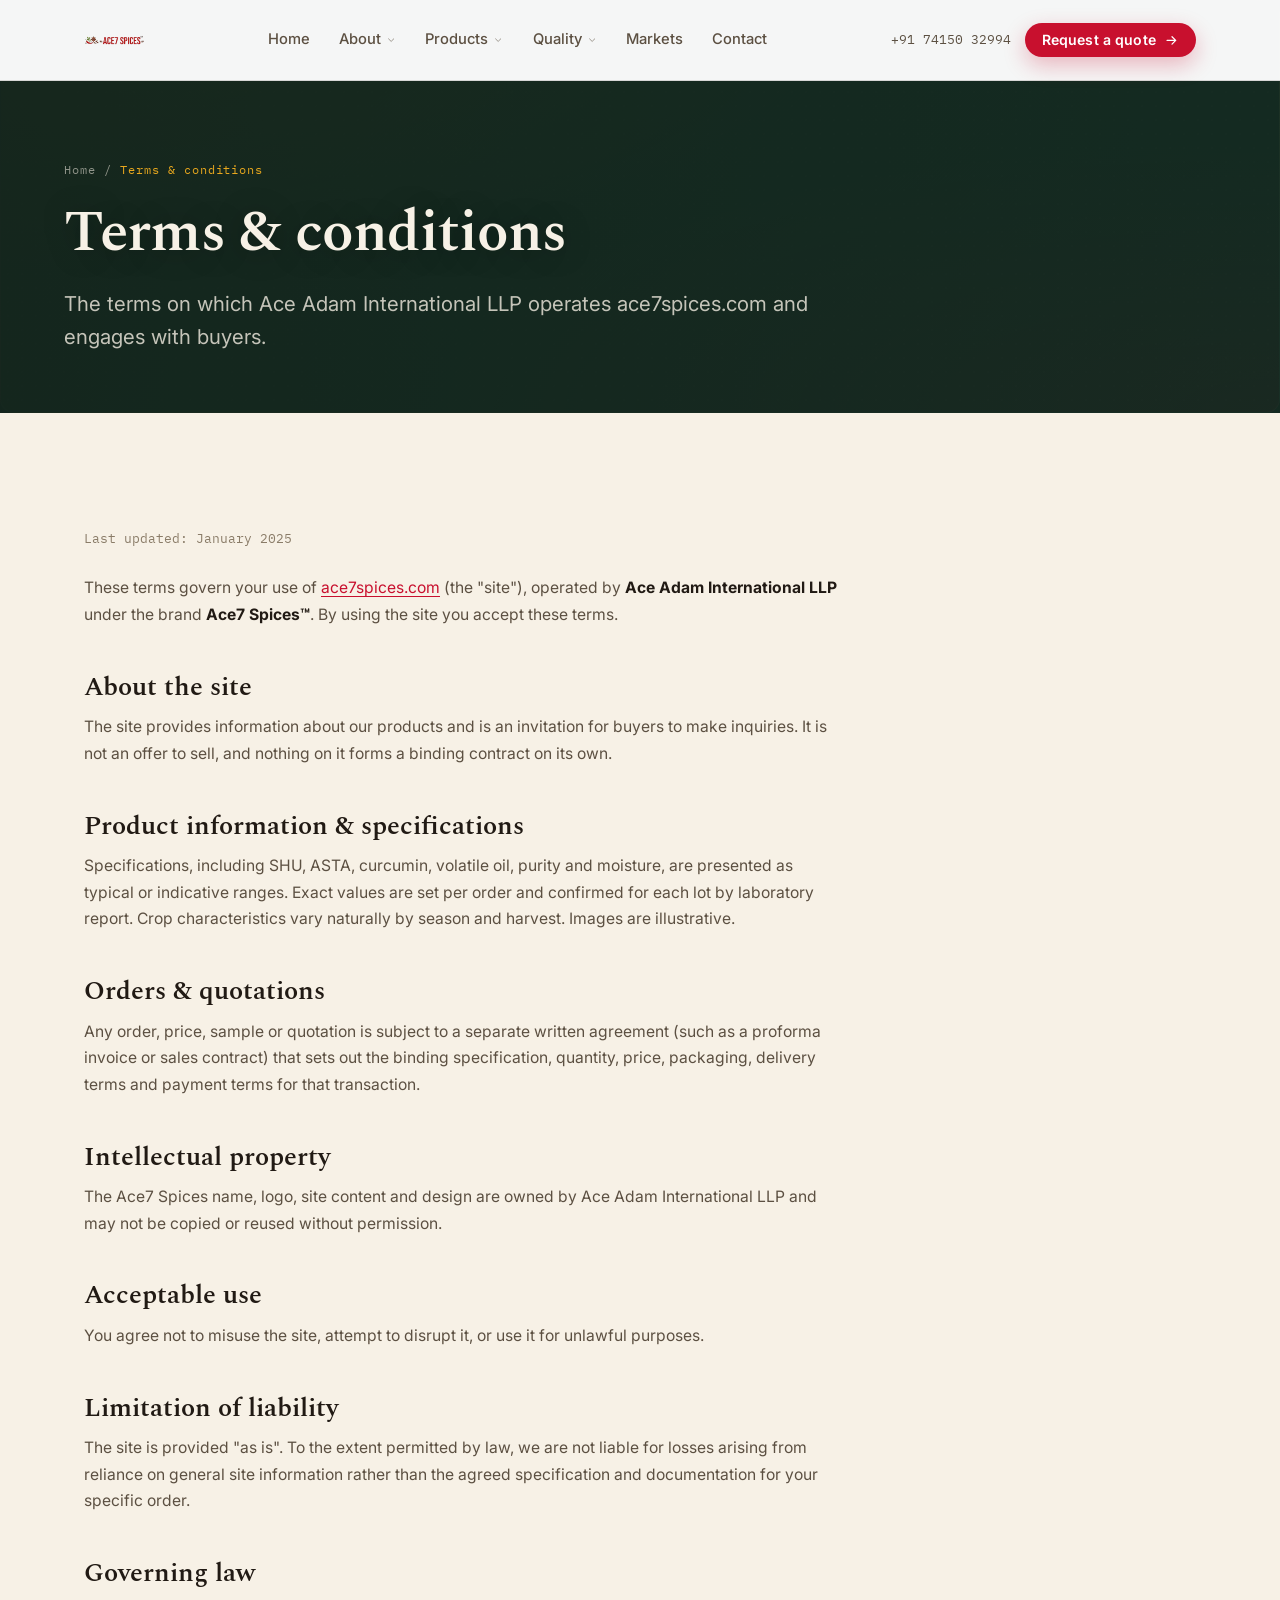
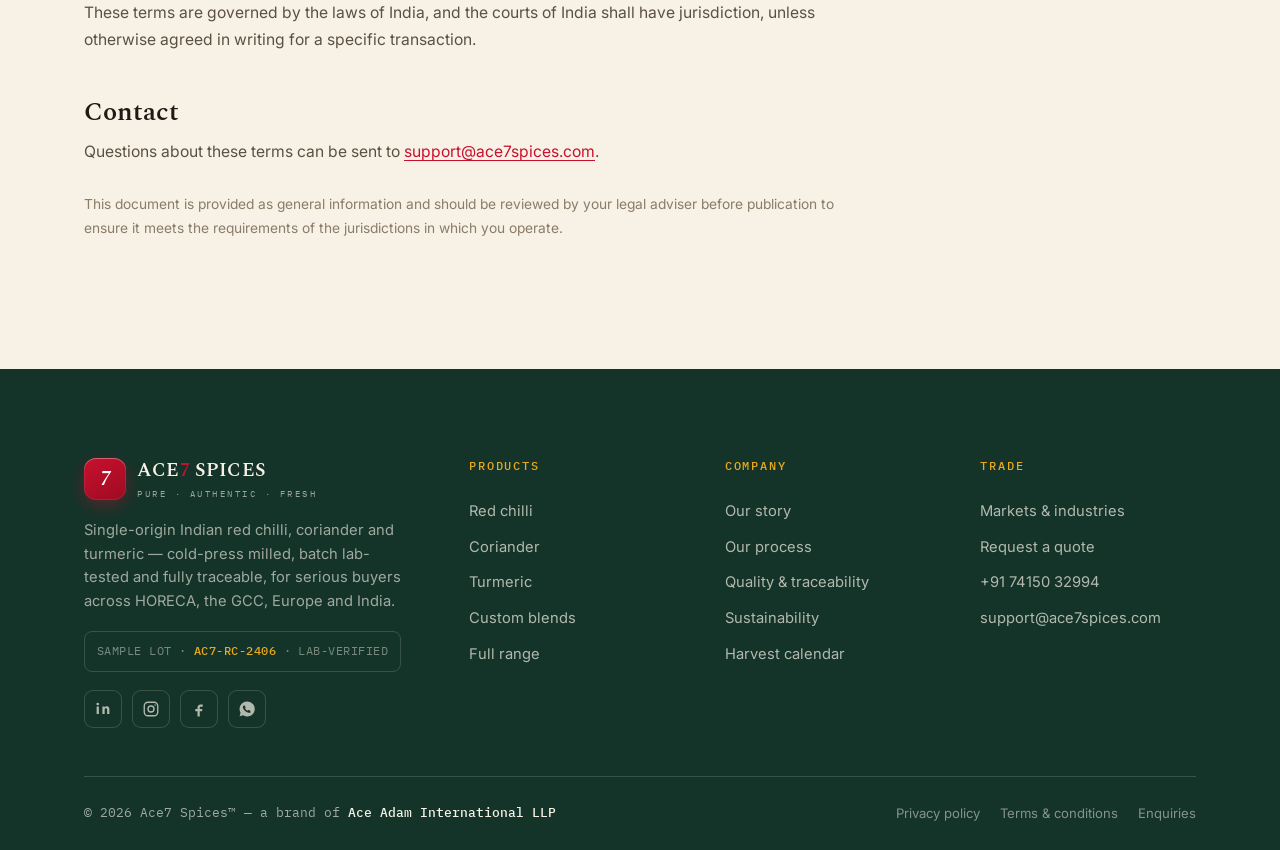
<file: terms.html>
<!DOCTYPE html><html lang="en"><head><meta charset="UTF-8"><meta name="viewport" content="width=device-width, initial-scale=1"><title>Terms & Conditions | Ace7 Spices</title><meta name="description" content="Terms and conditions for ace7spices.com, operated by Ace Adam International LLP under the Ace7 Spices brand."><meta property="og:title" content="Terms & Conditions | Ace7 Spices"><meta property="og:description" content="Terms and conditions for ace7spices.com, operated by Ace Adam International LLP under the Ace7 Spices brand."><meta property="og:type" content="website"><meta name="theme-color" content="#1E150F"><link rel="preconnect" href="https://fonts.googleapis.com"><link rel="preconnect" href="https://fonts.gstatic.com" crossorigin><link href="https://fonts.googleapis.com/css2?family=Fraunces:ital,opsz,wght@0,9..144,400..700;1,9..144,400..600&family=IBM+Plex+Mono:wght@400;500&family=IBM+Plex+Sans:wght@400;500;600;700&display=swap" rel="stylesheet"><link rel="stylesheet" href="assets/styles.css"></head><body><a href="#main" class="skip">Skip to content</a><header class="header"><div class="header__inner"><a class="brand" href="index.html" aria-label="Ace7 Spices home"><span class="brand__mark">7</span><span><span class="brand__name">ACE<b>7</b> SPICES</span><span class="brand__tag">The real flavours of India</span></span></a><nav class="nav" aria-label="Primary"><ul style="display:flex;align-items:center;gap:4px"><li class="nav__item"><a class="nav__link" href="index.html">Home</a></li><li class="nav__item"><span class="nav__link">About<svg viewBox="0 0 24 24" fill="none" stroke="currentColor" stroke-width="2.2" stroke-linecap="round" stroke-linejoin="round"><path d="M6 9l6 6 6-6"/></svg></span><div class="dropdown"><a href="about.html"><b>Our story</b><span>Origin, the Ace7 Standard & parent company</span></a><a href="process.html"><b>Our process</b><span>Source → sort → cold-press → ship</span></a><a href="sustainability.html"><b>Sustainability</b><span>Farmer partnerships & single-origin sourcing</span></a></div></li><li class="nav__item"><span class="nav__link">Products<svg viewBox="0 0 24 24" fill="none" stroke="currentColor" stroke-width="2.2" stroke-linecap="round" stroke-linejoin="round"><path d="M6 9l6 6 6-6"/></svg></span><div class="dropdown"><a href="products.html"><b>All products</b><span>Whole & powdered range overview</span></a><a href="red-chilli.html"><b>Red chilli — Guntur</b><span>16 varieties · SHU & ASTA to spec</span></a><a href="coriander.html"><b>Coriander — Rajasthan</b><span>Bold seed · high volatile oil</span></a><a href="turmeric.html"><b>Turmeric — Sangli & Salem</b><span>Graded by curcumin %</span></a><a href="custom-blends.html"><b>Custom blends & private label</b><span>Built to your formulation</span></a></div></li><li class="nav__item"><span class="nav__link">Quality<svg viewBox="0 0 24 24" fill="none" stroke="currentColor" stroke-width="2.2" stroke-linecap="round" stroke-linejoin="round"><path d="M6 9l6 6 6-6"/></svg></span><div class="dropdown"><a href="quality.html"><b>Quality & traceability</b><span>Batch lab-testing & lot tracing</span></a><a href="harvest-calendar.html"><b>Harvest calendar</b><span>Crop cycles & freshness windows</span></a></div></li><li class="nav__item"><a class="nav__link" href="industries.html">Markets</a></li><li class="nav__item"><a class="nav__link" href="contact.html">Contact</a></li></ul></nav><div class="header__cta"><a class="header__phone" href="tel:+917415032994">+91 74150 32994</a><a class="btn btn--primary" href="contact.html">Request a quote <svg viewBox="0 0 24 24" fill="none" stroke="currentColor" stroke-width="2" stroke-linecap="round" stroke-linejoin="round"><path d="M5 12h14M13 6l6 6-6 6"/></svg></a></div><button class="burger" aria-label="Menu" aria-expanded="false" aria-controls="drawer"><span></span><span></span><span></span></button></div></header><nav class="drawer" id="drawer" aria-label="Mobile"><a href="index.html">Home</a><div class="grp-label">About</div><a class="sub" href="about.html">Our story</a><a class="sub" href="process.html">Our process</a><a class="sub" href="sustainability.html">Sustainability</a><div class="grp-label">Products</div><a class="sub" href="products.html">All products</a><a class="sub" href="red-chilli.html">Red chilli — Guntur</a><a class="sub" href="coriander.html">Coriander — Rajasthan</a><a class="sub" href="turmeric.html">Turmeric — Sangli &amp; Salem</a><a class="sub" href="custom-blends.html">Custom blends &amp; private label</a><div class="grp-label">Quality</div><a class="sub" href="quality.html">Quality &amp; traceability</a><a class="sub" href="harvest-calendar.html">Harvest calendar</a><div class="grp-label">More</div><a class="sub" href="industries.html">Markets &amp; industries</a><a class="sub" href="contact.html">Contact</a><a class="btn btn--primary" href="contact.html">Request a quote</a></nav><main id="main">
<section class="phero" style="padding-bottom:clamp(40px,5vw,60px)">
  <div class="phero__inner reveal in" style="position:relative;z-index:2">
    <p class="crumbs"><a href="index.html">Home</a> / <span>Terms &amp; conditions</span></p>
    <h1 class="display" style="font-size:clamp(2.2rem,5vw,3.6rem)">Terms &amp; conditions</h1>
    <p>The terms on which Ace Adam International LLP operates ace7spices.com and engages with buyers.</p>
  </div>
  <div class="phero__media" style="opacity:.5"><div class="ph"></div></div>
</section>
<section class="section"><div class="wrap"><div class="prose reveal">
  <p class="updated">Last updated: January 2025</p>
  <p>These terms govern your use of <a href="https://ace7spices.com">ace7spices.com</a> (the "site"), operated by <strong>Ace Adam International LLP</strong> under the brand <strong>Ace7 Spices™</strong>. By using the site you accept these terms.</p>

  <h2>About the site</h2>
  <p>The site provides information about our products and is an invitation for buyers to make inquiries. It is not an offer to sell, and nothing on it forms a binding contract on its own.</p>

  <h2>Product information &amp; specifications</h2>
  <p>Specifications, including SHU, ASTA, curcumin, volatile oil, purity and moisture, are presented as typical or indicative ranges. Exact values are set per order and confirmed for each lot by laboratory report. Crop characteristics vary naturally by season and harvest. Images are illustrative.</p>

  <h2>Orders &amp; quotations</h2>
  <p>Any order, price, sample or quotation is subject to a separate written agreement (such as a proforma invoice or sales contract) that sets out the binding specification, quantity, price, packaging, delivery terms and payment terms for that transaction.</p>

  <h2>Intellectual property</h2>
  <p>The Ace7 Spices name, logo, site content and design are owned by Ace Adam International LLP and may not be copied or reused without permission.</p>

  <h2>Acceptable use</h2>
  <p>You agree not to misuse the site, attempt to disrupt it, or use it for unlawful purposes.</p>

  <h2>Limitation of liability</h2>
  <p>The site is provided "as is". To the extent permitted by law, we are not liable for losses arising from reliance on general site information rather than the agreed specification and documentation for your specific order.</p>

  <h2>Governing law</h2>
  <p>These terms are governed by the laws of India, and the courts of India shall have jurisdiction, unless otherwise agreed in writing for a specific transaction.</p>

  <h2>Contact</h2>
  <p>Questions about these terms can be sent to <a href="mailto:support@ace7spices.com">support@ace7spices.com</a>.</p>

  <p style="font-size:.86rem;color:var(--ink-faint);margin-top:2em">This document is provided as general information and should be reviewed by your legal adviser before publication to ensure it meets the requirements of the jurisdictions in which you operate.</p>
</div></div></section>
</main><footer class="footer"><div class="wrap"><div class="footer__top"><div class="footer__brand"><a class="brand" href="index.html"><span class="brand__mark">7</span><span><span class="brand__name">ACE<b>7</b> SPICES</span><span class="brand__tag">Pure · Authentic · Fresh</span></span></a><p class="footer__about">Single-origin Indian red chilli, coriander and turmeric — cold-press milled, batch lab-tested and fully traceable, for serious buyers across HORECA, the GCC, Europe and India.</p><div class="footer__lot">SAMPLE LOT · <b>AC7-RC-2406</b> · LAB-VERIFIED</div><div class="footer__social"><a href="#" aria-label="LinkedIn"><svg viewBox="0 0 24 24" fill="currentColor"><path d="M6.5 8.5v10h-3v-10h3Zm-1.5-5a1.8 1.8 0 1 1 0 3.6 1.8 1.8 0 0 1 0-3.6ZM20.5 18.5h-3v-5.3c0-1.3-.5-2.1-1.6-2.1-1.2 0-1.7.8-1.7 2.1v5.3h-3v-10h3v1.3c.5-.8 1.4-1.6 3-1.6 2.2 0 3.3 1.4 3.3 4.2v6.1Z"/></svg></a><a href="#" aria-label="Instagram"><svg viewBox="0 0 24 24" fill="none" stroke="currentColor" stroke-width="1.8"><rect x="3" y="3" width="18" height="18" rx="5"/><circle cx="12" cy="12" r="4"/><circle cx="17.5" cy="6.5" r="1" fill="currentColor" stroke="none"/></svg></a><a href="#" aria-label="Facebook"><svg viewBox="0 0 24 24" fill="currentColor"><path d="M14 9h3V6h-3c-2.2 0-4 1.8-4 4v2H7v3h3v7h3v-7h3l.5-3H13v-2c0-.6.4-1 1-1Z"/></svg></a><a href="https://wa.me/917415032994" aria-label="WhatsApp"><svg viewBox="0 0 24 24" fill="currentColor"><path d="M12 2a10 10 0 0 0-8.6 15l-1.3 4.7 4.8-1.3A10 10 0 1 0 12 2Zm5.3 13.9c-.2.6-1.3 1.2-1.8 1.2-.5.1-1 .2-3.3-.7-2.8-1.1-4.5-3.9-4.7-4.1-.1-.2-1-1.4-1-2.6 0-1.3.6-1.9.9-2.1.2-.3.5-.3.7-.3h.5c.2 0 .4 0 .6.5l.8 2c.1.1.1.3 0 .5l-.4.5c-.2.2-.3.3-.1.6.2.3.8 1.3 1.7 2 1.2.9 1.5 1 1.8.7.2-.3.4-.5.6-.7l.5-.2 1.9.9c.2.1.4.2.5.3.1.4.1 1-.1 1.6Z"/></svg></a></div></div><div><h5>Products</h5><div class="footer__links"><a href="red-chilli.html">Red chilli</a><a href="coriander.html">Coriander</a><a href="turmeric.html">Turmeric</a><a href="custom-blends.html">Custom blends</a><a href="products.html">Full range</a></div></div><div><h5>Company</h5><div class="footer__links"><a href="about.html">Our story</a><a href="process.html">Our process</a><a href="quality.html">Quality &amp; traceability</a><a href="sustainability.html">Sustainability</a><a href="harvest-calendar.html">Harvest calendar</a></div></div><div><h5>Trade</h5><div class="footer__links"><a href="industries.html">Markets &amp; industries</a><a href="contact.html">Request a quote</a><a href="tel:+917415032994">+91 74150 32994</a><a href="mailto:support@ace7spices.com">support@ace7spices.com</a></div></div></div><div class="footer__bottom"><span class="footer__parent">© <span data-year>2025</span> Ace7 Spices™ — a brand of <b>Ace Adam International LLP</b></span><div class="footer__legal"><a href="privacy-policy.html">Privacy policy</a><a href="terms.html">Terms &amp; conditions</a><a href="contact.html">Enquiries</a></div></div></div></footer><script src="assets/script.js"></script></body></html>
</file>
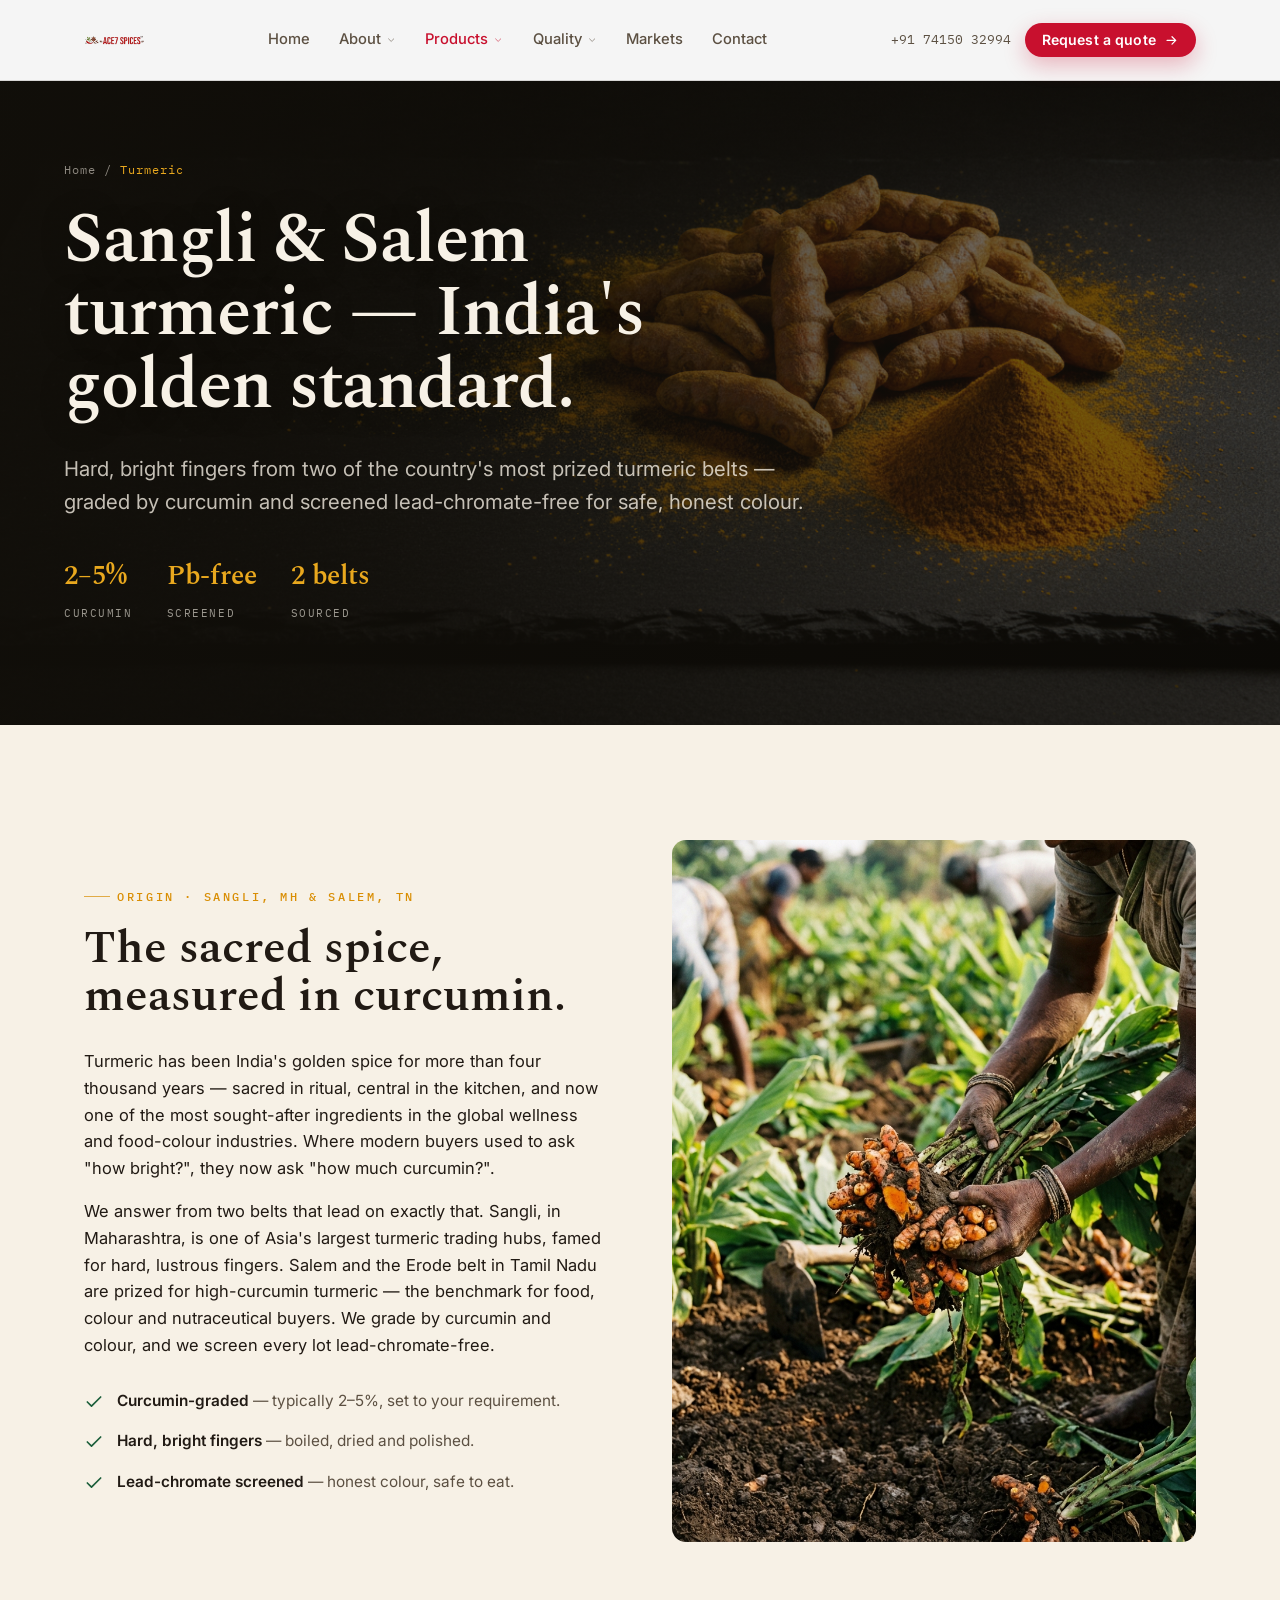
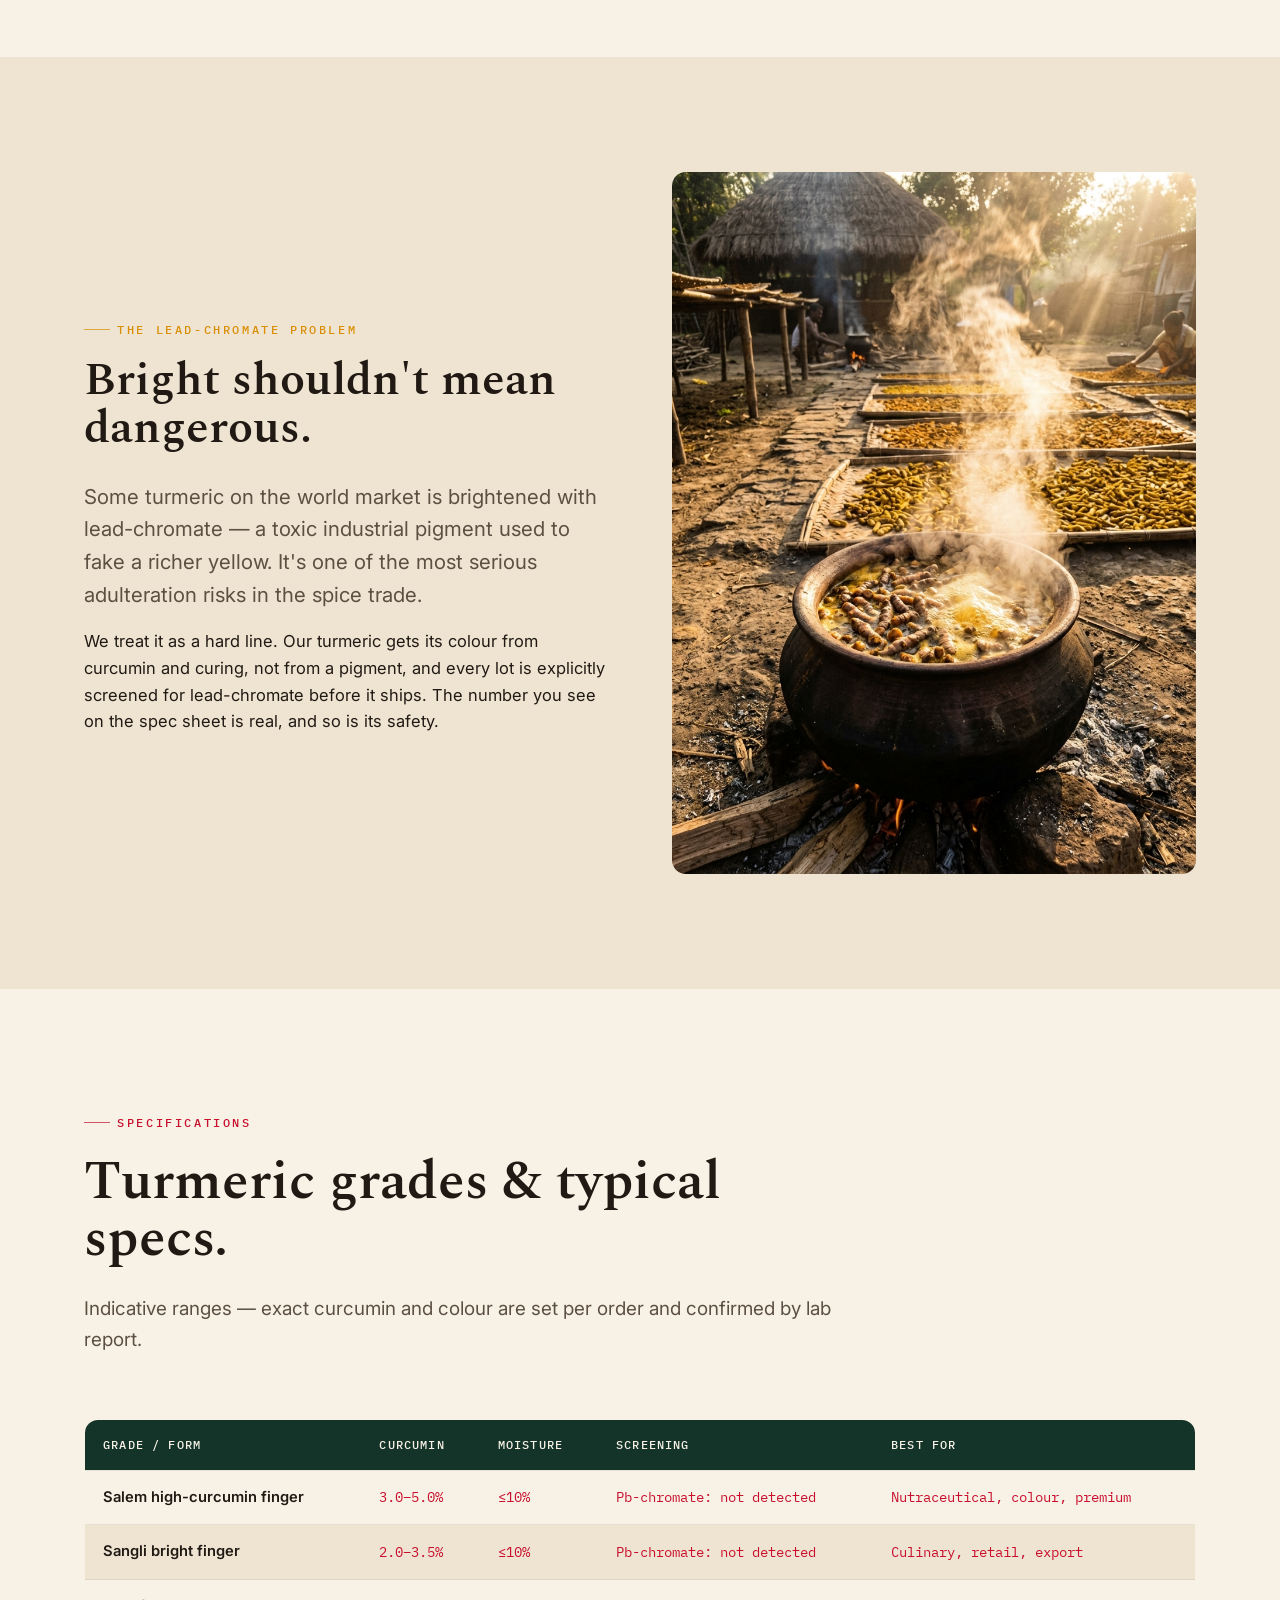
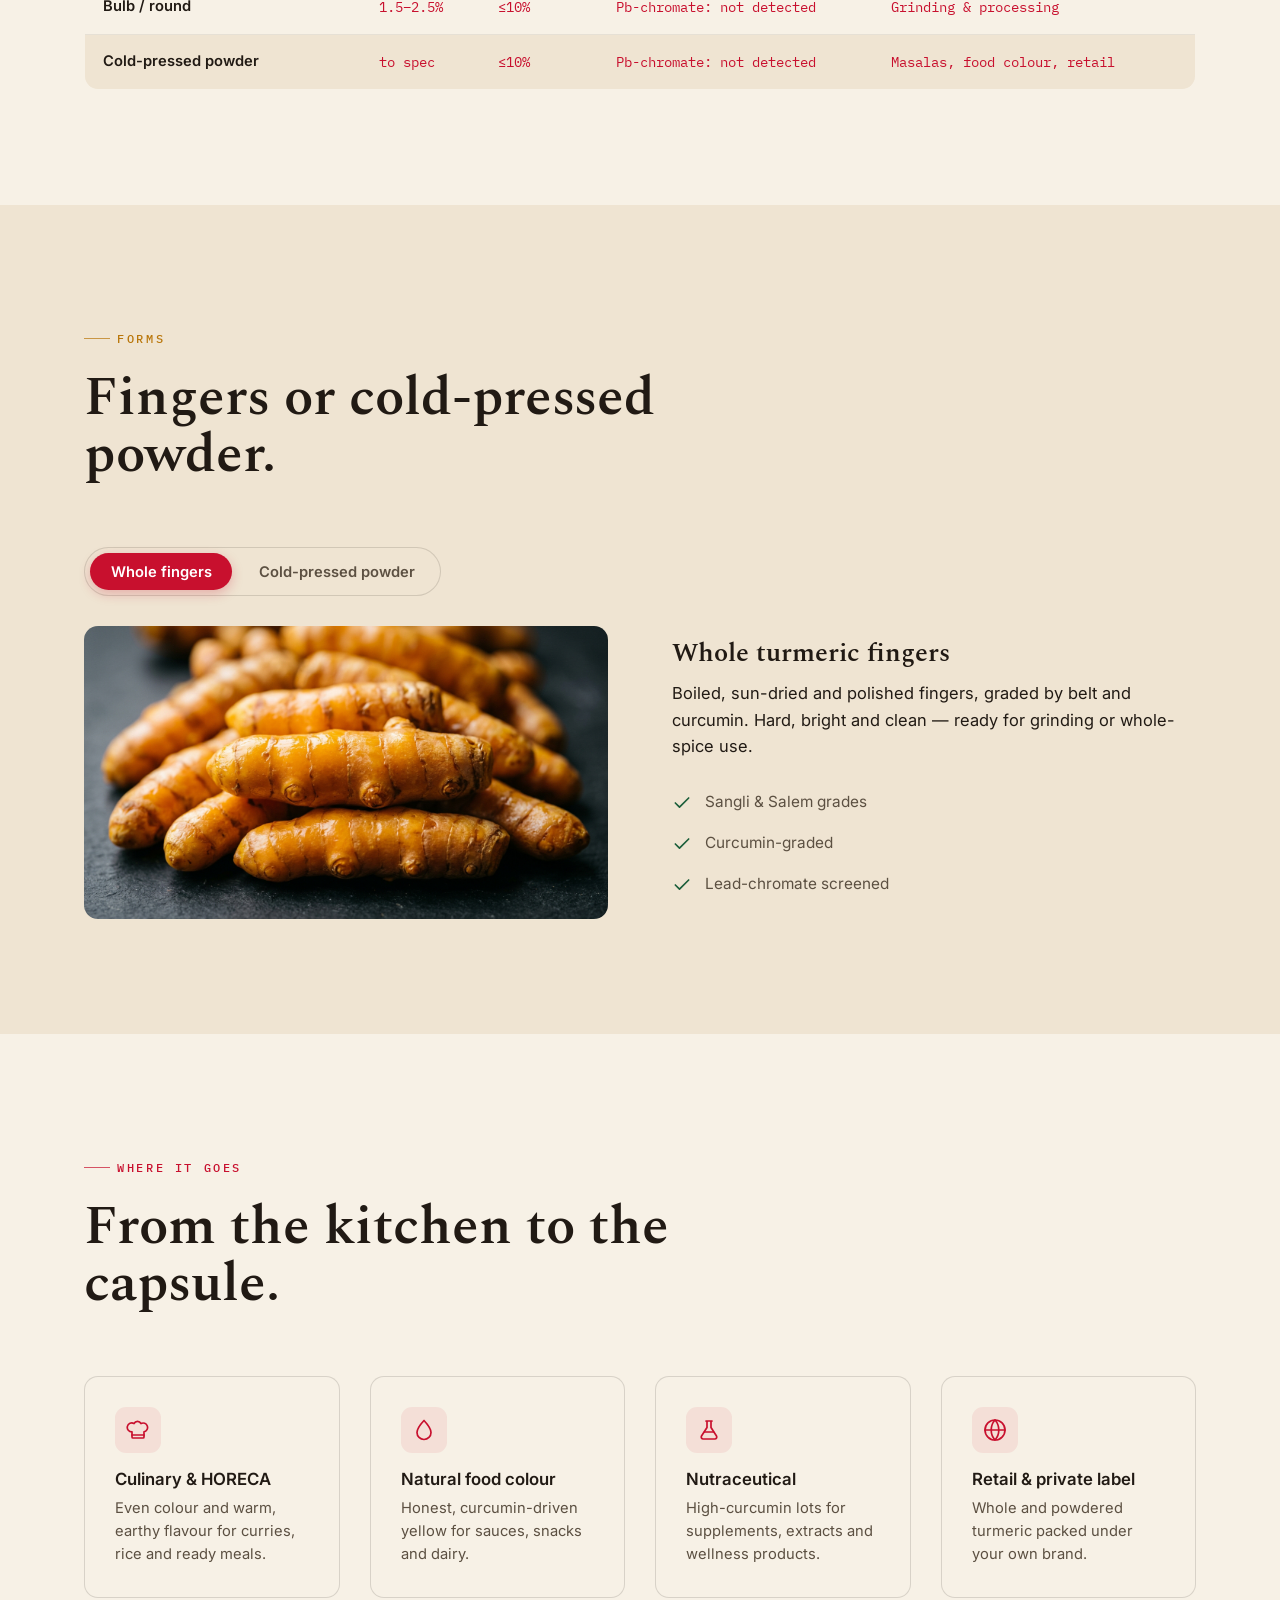
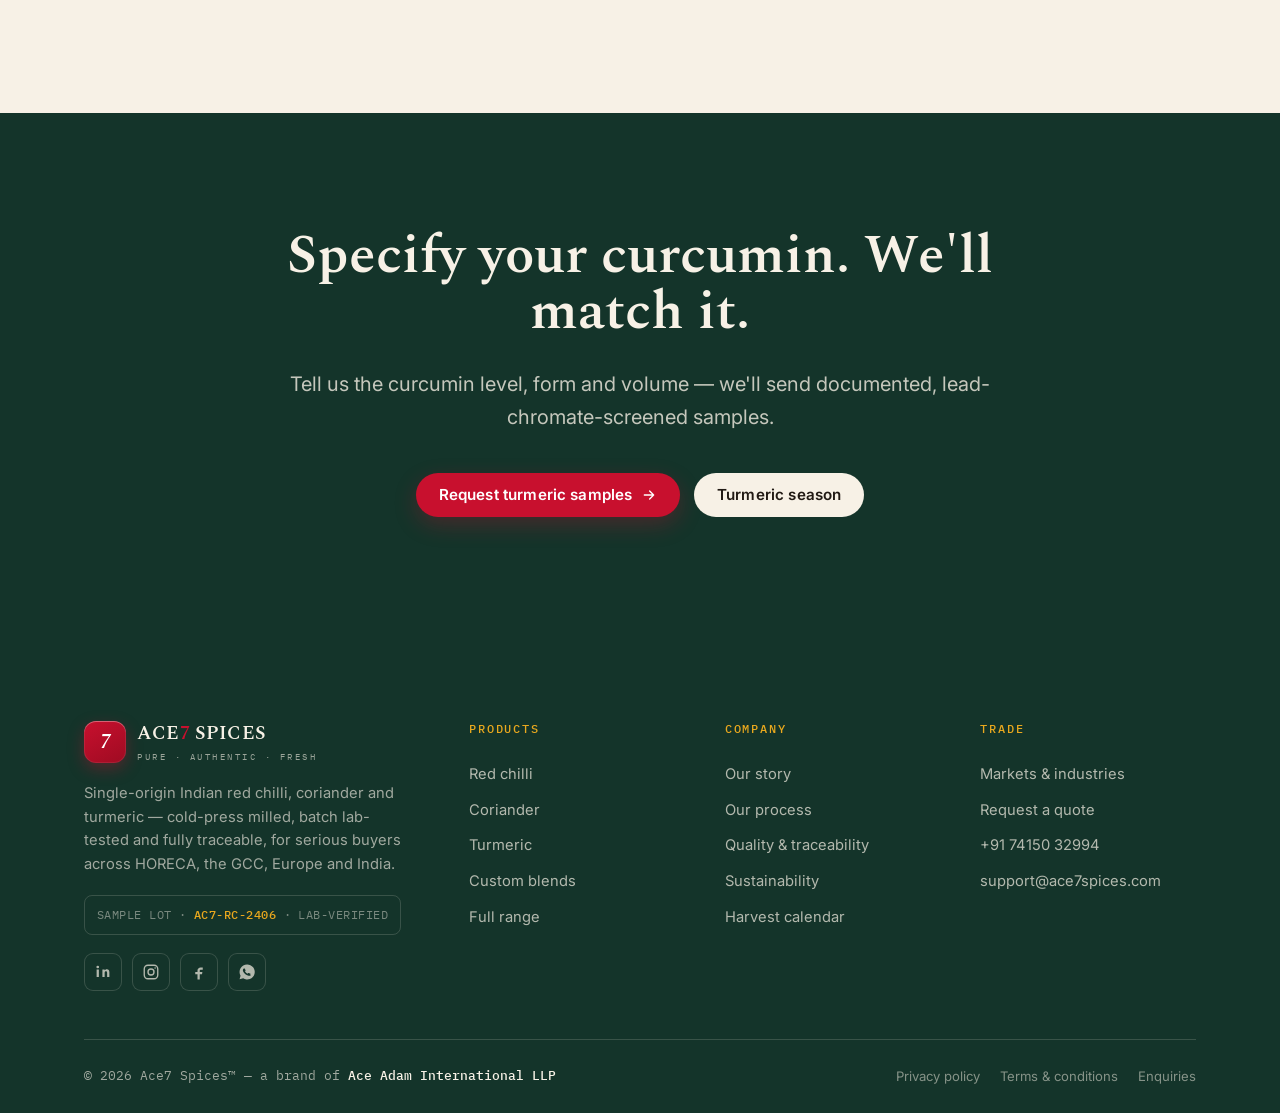
<file: turmeric.html>
<!DOCTYPE html><html lang="en"><head><meta charset="UTF-8"><meta name="viewport" content="width=device-width, initial-scale=1"><title>Sangli & Salem Turmeric Exporter — High Curcumin, Lead-Chromate-Free | Ace7 Spices</title><meta name="description" content="Single-origin turmeric from Ace7 Spices: hard, bright Sangli & high-curcumin Salem fingers and cold-pressed powder, graded by curcumin (2–5%) and screened lead-chromate-free. Lab-verified."><meta property="og:title" content="Sangli & Salem Turmeric Exporter — High Curcumin, Lead-Chromate-Free | Ace7 Spices"><meta property="og:description" content="Single-origin turmeric from Ace7 Spices: hard, bright Sangli & high-curcumin Salem fingers and cold-pressed powder, graded by curcumin (2–5%) and screened lead-chromate-free. Lab-verified."><meta property="og:type" content="website"><meta name="theme-color" content="#1E150F"><link rel="preconnect" href="https://fonts.googleapis.com"><link rel="preconnect" href="https://fonts.gstatic.com" crossorigin><link href="https://fonts.googleapis.com/css2?family=Fraunces:ital,opsz,wght@0,9..144,400..700;1,9..144,400..600&family=IBM+Plex+Mono:wght@400;500&family=IBM+Plex+Sans:wght@400;500;600;700&display=swap" rel="stylesheet"><link rel="stylesheet" href="assets/styles.css"></head><body><a href="#main" class="skip">Skip to content</a><header class="header"><div class="header__inner"><a class="brand" href="index.html" aria-label="Ace7 Spices home"><span class="brand__mark">7</span><span><span class="brand__name">ACE<b>7</b> SPICES</span><span class="brand__tag">The real flavours of India</span></span></a><nav class="nav" aria-label="Primary"><ul style="display:flex;align-items:center;gap:4px"><li class="nav__item"><a class="nav__link" href="index.html">Home</a></li><li class="nav__item"><span class="nav__link">About<svg viewBox="0 0 24 24" fill="none" stroke="currentColor" stroke-width="2.2" stroke-linecap="round" stroke-linejoin="round"><path d="M6 9l6 6 6-6"/></svg></span><div class="dropdown"><a href="about.html"><b>Our story</b><span>Origin, the Ace7 Standard & parent company</span></a><a href="process.html"><b>Our process</b><span>Source → sort → cold-press → ship</span></a><a href="sustainability.html"><b>Sustainability</b><span>Farmer partnerships & single-origin sourcing</span></a></div></li><li class="nav__item"><span class="nav__link active">Products<svg viewBox="0 0 24 24" fill="none" stroke="currentColor" stroke-width="2.2" stroke-linecap="round" stroke-linejoin="round"><path d="M6 9l6 6 6-6"/></svg></span><div class="dropdown"><a href="products.html"><b>All products</b><span>Whole & powdered range overview</span></a><a href="red-chilli.html"><b>Red chilli — Guntur</b><span>16 varieties · SHU & ASTA to spec</span></a><a href="coriander.html"><b>Coriander — Rajasthan</b><span>Bold seed · high volatile oil</span></a><a href="turmeric.html"><b>Turmeric — Sangli & Salem</b><span>Graded by curcumin %</span></a><a href="custom-blends.html"><b>Custom blends & private label</b><span>Built to your formulation</span></a></div></li><li class="nav__item"><span class="nav__link">Quality<svg viewBox="0 0 24 24" fill="none" stroke="currentColor" stroke-width="2.2" stroke-linecap="round" stroke-linejoin="round"><path d="M6 9l6 6 6-6"/></svg></span><div class="dropdown"><a href="quality.html"><b>Quality & traceability</b><span>Batch lab-testing & lot tracing</span></a><a href="harvest-calendar.html"><b>Harvest calendar</b><span>Crop cycles & freshness windows</span></a></div></li><li class="nav__item"><a class="nav__link" href="industries.html">Markets</a></li><li class="nav__item"><a class="nav__link" href="contact.html">Contact</a></li></ul></nav><div class="header__cta"><a class="header__phone" href="tel:+917415032994">+91 74150 32994</a><a class="btn btn--primary" href="contact.html">Request a quote <svg viewBox="0 0 24 24" fill="none" stroke="currentColor" stroke-width="2" stroke-linecap="round" stroke-linejoin="round"><path d="M5 12h14M13 6l6 6-6 6"/></svg></a></div><button class="burger" aria-label="Menu" aria-expanded="false" aria-controls="drawer"><span></span><span></span><span></span></button></div></header><nav class="drawer" id="drawer" aria-label="Mobile"><a href="index.html">Home</a><div class="grp-label">About</div><a class="sub" href="about.html">Our story</a><a class="sub" href="process.html">Our process</a><a class="sub" href="sustainability.html">Sustainability</a><div class="grp-label">Products</div><a class="sub" href="products.html">All products</a><a class="sub" href="red-chilli.html">Red chilli — Guntur</a><a class="sub" href="coriander.html">Coriander — Rajasthan</a><a class="sub" href="turmeric.html">Turmeric — Sangli &amp; Salem</a><a class="sub" href="custom-blends.html">Custom blends &amp; private label</a><div class="grp-label">Quality</div><a class="sub" href="quality.html">Quality &amp; traceability</a><a class="sub" href="harvest-calendar.html">Harvest calendar</a><div class="grp-label">More</div><a class="sub" href="industries.html">Markets &amp; industries</a><a class="sub" href="contact.html">Contact</a><a class="btn btn--primary" href="contact.html">Request a quote</a></nav><main id="main">
<section class="phero">
  <div class="phero__media"><img src="images/turmeric-hero.jpg" alt="Bright golden turmeric fingers and powder" loading="lazy" data-ph="Bright golden turmeric fingers and powder" data-ph-class="ph--wide" class=""></div>
  <div class="phero__inner reveal in">
    <p class="crumbs"><a href="index.html">Home</a> / <span>Turmeric</span></p>
    <h1 class="display">Sangli &amp; Salem turmeric — India's golden standard.</h1>
    <p>Hard, bright fingers from two of the country's most prized turmeric belts — graded by curcumin and screened lead-chromate-free for safe, honest colour.</p>
    <div class="phero__meta"><div class="m"><b>2–5%</b><span>Curcumin</span></div><div class="m"><b>Pb-free</b><span>Screened</span></div><div class="m"><b>2 belts</b><span>Sourced</span></div></div>
  </div>
</section>

<section class="section">
  <div class="wrap">
    <div class="split">
      <div class="split__body reveal">
        <span class="eyebrow turmeric">Origin · Sangli, MH &amp; Salem, TN</span>
        <h2>The sacred spice, measured in curcumin.</h2>
        <p>Turmeric has been India's golden spice for more than four thousand years — sacred in ritual, central in the kitchen, and now one of the most sought-after ingredients in the global wellness and food-colour industries. Where modern buyers used to ask "how bright?", they now ask "how much curcumin?".</p>
        <p>We answer from two belts that lead on exactly that. Sangli, in Maharashtra, is one of Asia's largest turmeric trading hubs, famed for hard, lustrous fingers. Salem and the Erode belt in Tamil Nadu are prized for high-curcumin turmeric — the benchmark for food, colour and nutraceutical buyers. We grade by curcumin and colour, and we screen every lot lead-chromate-free.</p>
        <ul class="checklist">
          <li><svg viewBox="0 0 24 24" fill="none" stroke="currentColor" stroke-width="2" stroke-linecap="round" stroke-linejoin="round"><path d="M20 6L9 17l-5-5"/></svg><span><b>Curcumin-graded</b> — typically 2–5%, set to your requirement.</span></li>
          <li><svg viewBox="0 0 24 24" fill="none" stroke="currentColor" stroke-width="2" stroke-linecap="round" stroke-linejoin="round"><path d="M20 6L9 17l-5-5"/></svg><span><b>Hard, bright fingers</b> — boiled, dried and polished.</span></li>
          <li><svg viewBox="0 0 24 24" fill="none" stroke="currentColor" stroke-width="2" stroke-linecap="round" stroke-linejoin="round"><path d="M20 6L9 17l-5-5"/></svg><span><b>Lead-chromate screened</b> — honest colour, safe to eat.</span></li>
        </ul>
      </div>
      <div class="split__media reveal d1"><img src="images/turmeric-field.jpg" alt="Turmeric crop being harvested in a field" loading="lazy" data-ph="Turmeric crop being harvested in a field" data-ph-class="ph--tall" class=""></div>
    </div>
  </div>
</section>

<section class="section paper-2">
  <div class="wrap">
    <div class="split split--rev">
      <div class="split__media reveal"><img src="images/turmeric-curing.jpg" alt="Turmeric rhizomes being boiled and dried during curing" loading="lazy" data-ph="Turmeric rhizomes being boiled and dried during curing" data-ph-class="ph--tall" class=""></div>
      <div class="split__body reveal d1">
        <span class="eyebrow turmeric">The lead-chromate problem</span>
        <h2>Bright shouldn't mean dangerous.</h2>
        <p class="lead">Some turmeric on the world market is brightened with lead-chromate — a toxic industrial pigment used to fake a richer yellow. It's one of the most serious adulteration risks in the spice trade.</p>
        <p>We treat it as a hard line. Our turmeric gets its colour from curcumin and curing, not from a pigment, and every lot is explicitly screened for lead-chromate before it ships. The number you see on the spec sheet is real, and so is its safety.</p>
      </div>
    </div>
  </div>
</section>

<section class="section">
  <div class="wrap">
    <div class="section-head reveal"><span class="eyebrow">Specifications</span><h2>Turmeric grades &amp; typical specs.</h2><p>Indicative ranges — exact curcumin and colour are set per order and confirmed by lab report.</p></div>
    <div class="table-scroll reveal"><table class="spectable"><thead><tr><th>Grade / form</th><th>Curcumin</th><th>Moisture</th><th>Screening</th><th>Best for</th></tr></thead><tbody><tr><td>Salem high-curcumin finger</td><td class="mono">3.0–5.0%</td><td class="mono">≤10%</td><td class="mono">Pb-chromate: not detected</td><td class="mono">Nutraceutical, colour, premium</td></tr><tr><td>Sangli bright finger</td><td class="mono">2.0–3.5%</td><td class="mono">≤10%</td><td class="mono">Pb-chromate: not detected</td><td class="mono">Culinary, retail, export</td></tr><tr><td>Bulb / round</td><td class="mono">1.5–2.5%</td><td class="mono">≤10%</td><td class="mono">Pb-chromate: not detected</td><td class="mono">Grinding &amp; processing</td></tr><tr><td>Cold-pressed powder</td><td class="mono">to spec</td><td class="mono">≤10%</td><td class="mono">Pb-chromate: not detected</td><td class="mono">Masalas, food colour, retail</td></tr></tbody></table></div>
  </div>
</section>

<section class="section roast">
  <div class="wrap" data-tabs>
    <div class="section-head reveal"><span class="eyebrow cream">Forms</span><h2>Fingers or cold-pressed powder.</h2></div>
    <div class="tabs reveal" style="margin-bottom:30px">
      <button class="tab active" data-tab="tfinger">Whole fingers</button>
      <button class="tab" data-tab="tpowder">Cold-pressed powder</button>
    </div>
    <div class="tabpanel active" data-panel="tfinger">
      <div class="split"><div class="split__media reveal"><img src="images/turmeric-fingers.jpg" alt="Bright polished turmeric fingers" loading="lazy" data-ph="Bright polished turmeric fingers" data-ph-class="ph--wide" class=""></div>
      <div class="split__body reveal d1"><h3 style="font-size:1.6rem;margin-bottom:.5em">Whole turmeric fingers</h3><p>Boiled, sun-dried and polished fingers, graded by belt and curcumin. Hard, bright and clean — ready for grinding or whole-spice use.</p><ul class="checklist"><li><svg viewBox="0 0 24 24" fill="none" stroke="currentColor" stroke-width="2" stroke-linecap="round" stroke-linejoin="round"><path d="M20 6L9 17l-5-5"/></svg><span>Sangli &amp; Salem grades</span></li><li><svg viewBox="0 0 24 24" fill="none" stroke="currentColor" stroke-width="2" stroke-linecap="round" stroke-linejoin="round"><path d="M20 6L9 17l-5-5"/></svg><span>Curcumin-graded</span></li><li><svg viewBox="0 0 24 24" fill="none" stroke="currentColor" stroke-width="2" stroke-linecap="round" stroke-linejoin="round"><path d="M20 6L9 17l-5-5"/></svg><span>Lead-chromate screened</span></li></ul></div></div>
    </div>
    <div class="tabpanel" data-panel="tpowder">
      <div class="split"><div class="split__media reveal"><img src="images/turmeric-powder.jpg" alt="Vivid golden cold-pressed turmeric powder" loading="lazy" data-ph="Vivid golden cold-pressed turmeric powder" data-ph-class="ph--wide" class=""></div>
      <div class="split__body reveal d1"><h3 style="font-size:1.6rem;margin-bottom:.5em">Cold-pressed turmeric powder</h3><p>Low-RPM milled to protect colour and curcumin, ground to your mesh. Deep, even gold with the curcumin figure confirmed by lab report.</p><ul class="checklist"><li><svg viewBox="0 0 24 24" fill="none" stroke="currentColor" stroke-width="2" stroke-linecap="round" stroke-linejoin="round"><path d="M20 6L9 17l-5-5"/></svg><span>Curcumin verified per lot</span></li><li><svg viewBox="0 0 24 24" fill="none" stroke="currentColor" stroke-width="2" stroke-linecap="round" stroke-linejoin="round"><path d="M20 6L9 17l-5-5"/></svg><span>No added colour — ever</span></li><li><svg viewBox="0 0 24 24" fill="none" stroke="currentColor" stroke-width="2" stroke-linecap="round" stroke-linejoin="round"><path d="M20 6L9 17l-5-5"/></svg><span>Mesh ground to order</span></li></ul></div></div>
    </div>
  </div>
</section>

<section class="section">
  <div class="wrap">
    <div class="section-head reveal"><span class="eyebrow">Where it goes</span><h2>From the kitchen to the capsule.</h2></div>
    <div class="grid g-4">
      <div class="card reveal"><div class="card__ico"><svg viewBox="0 0 24 24" fill="none" stroke="currentColor" stroke-width="1.7" stroke-linecap="round" stroke-linejoin="round"><path d="M6 13.9V19a1 1 0 0 0 1 1h10a1 1 0 0 0 1-1v-5.1a4.5 4.5 0 1 0-3-8.4 4 4 0 0 0-7 0 4.5 4.5 0 1 0-2 8.4Z"/><path d="M6 17h12"/></svg></div><h4>Culinary &amp; HORECA</h4><p>Even colour and warm, earthy flavour for curries, rice and ready meals.</p></div>
      <div class="card reveal d1"><div class="card__ico"><svg viewBox="0 0 24 24" fill="none" stroke="currentColor" stroke-width="1.7" stroke-linecap="round" stroke-linejoin="round"><path d="M12 2.5S5 10 5 14.5a7 7 0 0 0 14 0C19 10 12 2.5 12 2.5Z"/></svg></div><h4>Natural food colour</h4><p>Honest, curcumin-driven yellow for sauces, snacks and dairy.</p></div>
      <div class="card reveal d2"><div class="card__ico"><svg viewBox="0 0 24 24" fill="none" stroke="currentColor" stroke-width="1.7" stroke-linecap="round" stroke-linejoin="round"><path d="M9 3h6M10 3v6.5L4.5 18A2 2 0 0 0 6.2 21h11.6a2 2 0 0 0 1.7-3l-5.5-8.5V3"/><path d="M7.5 14h9"/></svg></div><h4>Nutraceutical</h4><p>High-curcumin lots for supplements, extracts and wellness products.</p></div>
      <div class="card reveal d3"><div class="card__ico"><svg viewBox="0 0 24 24" fill="none" stroke="currentColor" stroke-width="1.7" stroke-linecap="round" stroke-linejoin="round"><circle cx="12" cy="12" r="10"/><path d="M2 12h20M12 2a15 15 0 0 1 0 20 15 15 0 0 1 0-20Z"/></svg></div><h4>Retail &amp; private label</h4><p>Whole and powdered turmeric packed under your own brand.</p></div>
    </div>
  </div>
</section>

<section class="section roast ctaband">
  <div class="wrap"><div class="ctaband__inner reveal">
    <h2>Specify your curcumin. We'll match it.</h2>
    <p>Tell us the curcumin level, form and volume — we'll send documented, lead-chromate-screened samples.</p>
    <div class="btn-row"><a class="btn btn--primary" href="contact.html">Request turmeric samples <svg viewBox="0 0 24 24" fill="none" stroke="currentColor" stroke-width="2" stroke-linecap="round" stroke-linejoin="round"><path d="M5 12h14M13 6l6 6-6 6"/></svg></a><a class="btn btn--light" href="harvest-calendar.html">Turmeric season</a></div>
  </div></div>
</section>
</main><footer class="footer"><div class="wrap"><div class="footer__top"><div class="footer__brand"><a class="brand" href="index.html"><span class="brand__mark">7</span><span><span class="brand__name">ACE<b>7</b> SPICES</span><span class="brand__tag">Pure · Authentic · Fresh</span></span></a><p class="footer__about">Single-origin Indian red chilli, coriander and turmeric — cold-press milled, batch lab-tested and fully traceable, for serious buyers across HORECA, the GCC, Europe and India.</p><div class="footer__lot">SAMPLE LOT · <b>AC7-RC-2406</b> · LAB-VERIFIED</div><div class="footer__social"><a href="#" aria-label="LinkedIn"><svg viewBox="0 0 24 24" fill="currentColor"><path d="M6.5 8.5v10h-3v-10h3Zm-1.5-5a1.8 1.8 0 1 1 0 3.6 1.8 1.8 0 0 1 0-3.6ZM20.5 18.5h-3v-5.3c0-1.3-.5-2.1-1.6-2.1-1.2 0-1.7.8-1.7 2.1v5.3h-3v-10h3v1.3c.5-.8 1.4-1.6 3-1.6 2.2 0 3.3 1.4 3.3 4.2v6.1Z"/></svg></a><a href="#" aria-label="Instagram"><svg viewBox="0 0 24 24" fill="none" stroke="currentColor" stroke-width="1.8"><rect x="3" y="3" width="18" height="18" rx="5"/><circle cx="12" cy="12" r="4"/><circle cx="17.5" cy="6.5" r="1" fill="currentColor" stroke="none"/></svg></a><a href="#" aria-label="Facebook"><svg viewBox="0 0 24 24" fill="currentColor"><path d="M14 9h3V6h-3c-2.2 0-4 1.8-4 4v2H7v3h3v7h3v-7h3l.5-3H13v-2c0-.6.4-1 1-1Z"/></svg></a><a href="https://wa.me/917415032994" aria-label="WhatsApp"><svg viewBox="0 0 24 24" fill="currentColor"><path d="M12 2a10 10 0 0 0-8.6 15l-1.3 4.7 4.8-1.3A10 10 0 1 0 12 2Zm5.3 13.9c-.2.6-1.3 1.2-1.8 1.2-.5.1-1 .2-3.3-.7-2.8-1.1-4.5-3.9-4.7-4.1-.1-.2-1-1.4-1-2.6 0-1.3.6-1.9.9-2.1.2-.3.5-.3.7-.3h.5c.2 0 .4 0 .6.5l.8 2c.1.1.1.3 0 .5l-.4.5c-.2.2-.3.3-.1.6.2.3.8 1.3 1.7 2 1.2.9 1.5 1 1.8.7.2-.3.4-.5.6-.7l.5-.2 1.9.9c.2.1.4.2.5.3.1.4.1 1-.1 1.6Z"/></svg></a></div></div><div><h5>Products</h5><div class="footer__links"><a href="red-chilli.html">Red chilli</a><a href="coriander.html">Coriander</a><a href="turmeric.html">Turmeric</a><a href="custom-blends.html">Custom blends</a><a href="products.html">Full range</a></div></div><div><h5>Company</h5><div class="footer__links"><a href="about.html">Our story</a><a href="process.html">Our process</a><a href="quality.html">Quality &amp; traceability</a><a href="sustainability.html">Sustainability</a><a href="harvest-calendar.html">Harvest calendar</a></div></div><div><h5>Trade</h5><div class="footer__links"><a href="industries.html">Markets &amp; industries</a><a href="contact.html">Request a quote</a><a href="tel:+917415032994">+91 74150 32994</a><a href="mailto:support@ace7spices.com">support@ace7spices.com</a></div></div></div><div class="footer__bottom"><span class="footer__parent">© <span data-year>2025</span> Ace7 Spices™ — a brand of <b>Ace Adam International LLP</b></span><div class="footer__legal"><a href="privacy-policy.html">Privacy policy</a><a href="terms.html">Terms &amp; conditions</a><a href="contact.html">Enquiries</a></div></div></div></footer><script src="assets/script.js"></script></body></html>
</file>
<file: assets/styles.css>
@import url('https://fonts.googleapis.com/css2?family=Inter:wght@400;500;600;700&family=Spectral:ital,wght@0,400;0,500;0,600;0,700;1,500&display=swap');
/* =====================================================================
   ACE7 SPICES — Design System
   Display: Fraunces (heritage serif)
   Body/UI: IBM Plex Sans   |   Data/labels: IBM Plex Mono
   Palette: roasted near-black + warm ivory paper, scarlet / leaf / turmeric
   ===================================================================== */

:root{
  --chilli:#C8102E;
  --chilli-deep:#9E0B22;
  --roast:#14342A;
  --roast-2:#1B4636;
  --paper:#F7F1E6;
  --paper-2:#EFE4D2;
  --paper-3:#E7D9C1;
  --leaf:#1B5E3A;
  --leaf-deep:#134129;
  --turmeric:#D98E04;
  --turmeric-2:#E9A81E;
  --ink:#211A14;
  --ink-soft:#5C5042;
  --ink-faint:#8A7C68;
  --ochre:#B9760A;
  --line:rgba(33,26,20,.14);
  --line-2:rgba(33,26,20,.08);
  --line-light:rgba(247,241,230,.16);
  --shadow-sm:0 1px 2px rgba(30,21,15,.06), 0 2px 8px rgba(30,21,15,.05);
  --shadow-md:0 8px 30px rgba(30,21,15,.10), 0 2px 8px rgba(30,21,15,.06);
  --shadow-lg:0 30px 70px rgba(30,21,15,.22);
  --maxw:1240px;
  --gut:clamp(20px,5vw,64px);
  --r:14px;
  --r-sm:9px;
  --ease:cubic-bezier(.2,.7,.2,1);
}

/* ---------- reset ---------- */
*,*::before,*::after{box-sizing:border-box;margin:0;padding:0}
html{scroll-behavior:smooth;-webkit-text-size-adjust:100%}
@media (prefers-reduced-motion:reduce){html{scroll-behavior:auto}}
body{
  font-family:"Inter",system-ui,-apple-system,sans-serif;
  background:var(--paper);
  color:var(--ink);
  line-height:1.62;
  font-size:16.5px;
  -webkit-font-smoothing:antialiased;
  text-rendering:optimizeLegibility;
  overflow-x:hidden;
}
img{max-width:100%;display:block}
a{color:inherit;text-decoration:none}
button{font-family:inherit;cursor:pointer;border:none;background:none}
ul{list-style:none}
::selection{background:var(--chilli);color:#fff}

/* ---------- type ---------- */
h1,h2,h3,h4{font-family:"Spectral",Georgia,serif;font-weight:600;line-height:1.04;color:var(--ink);font-optical-sizing:auto}
.display{font-weight:600;letter-spacing:-.01em}
.eyebrow{
  font-family:"IBM Plex Mono",monospace;
  font-size:.74rem;font-weight:500;
  letter-spacing:.22em;text-transform:uppercase;
  color:var(--chilli);
  display:inline-flex;align-items:center;gap:.6em;
}
.eyebrow::before{content:"";width:26px;height:1px;background:currentColor;opacity:.7}
.eyebrow.center::after{content:"";width:26px;height:1px;background:currentColor;opacity:.7}
.eyebrow.leaf{color:var(--leaf)}
.eyebrow.turmeric{color:var(--turmeric)}
.eyebrow.cream{color:var(--ochre)}
.hero .eyebrow.cream,.ctaband .eyebrow.cream,.card--roast .eyebrow.cream,.statsband .eyebrow.cream,.footer .eyebrow.cream{color:var(--turmeric-2)}
.mono{font-family:"IBM Plex Mono",monospace}

.lead{font-size:clamp(1.05rem,1.7vw,1.28rem);color:var(--ink-soft);line-height:1.6;font-weight:400}
.muted{color:var(--ink-soft)}

/* ---------- layout ---------- */
.wrap{max-width:var(--maxw);margin-inline:auto;padding-inline:var(--gut)}
.section{padding-block:clamp(64px,9vw,128px)}
.section--tight{padding-block:clamp(48px,6vw,84px)}
.roast{background:var(--paper-2);color:var(--ink)}
.paper-2{background:var(--paper-2)}
.center{text-align:center}
.center .eyebrow{justify-content:center}
.grid{display:grid;gap:clamp(18px,2.4vw,30px)}
.g-2{grid-template-columns:repeat(2,1fr)}
.g-3{grid-template-columns:repeat(3,1fr)}
.g-4{grid-template-columns:repeat(4,1fr)}
@media(max-width:960px){.g-3,.g-4{grid-template-columns:repeat(2,1fr)}}
@media(max-width:640px){.g-2,.g-3,.g-4{grid-template-columns:1fr}}

.section-head{max-width:760px;margin-bottom:clamp(36px,5vw,64px)}
.section-head.center{margin-inline:auto}
.section-head h2{font-size:clamp(2rem,4.3vw,3.4rem);margin:.4em 0 .5em}
.section-head p{font-size:clamp(1rem,1.5vw,1.18rem);color:var(--ink-soft)}


/* ---------- buttons ---------- */
.btn{
  display:inline-flex;align-items:center;gap:.6em;
  font-family:"Inter",sans-serif;font-weight:600;font-size:.95rem;
  padding:.92em 1.5em;border-radius:100px;
  transition:transform .35s var(--ease),background .25s,color .25s,box-shadow .35s;
  letter-spacing:.01em;line-height:1;white-space:nowrap;
}
.btn svg{width:1.05em;height:1.05em;transition:transform .35s var(--ease)}
.btn:hover svg{transform:translateX(4px)}
.btn--primary{background:var(--chilli);color:#fff;box-shadow:0 8px 22px rgba(200,16,46,.28)}
.btn--primary:hover{background:var(--chilli-deep);transform:translateY(-2px);box-shadow:0 14px 30px rgba(200,16,46,.34)}
.btn--ghost{background:transparent;color:var(--ink);box-shadow:inset 0 0 0 1.5px var(--line)}
.btn--ghost:hover{box-shadow:inset 0 0 0 1.5px var(--ink);transform:translateY(-2px)}
.hero .btn--ghost,.phero .btn--ghost,.ctaband .btn--ghost,.footer .btn--ghost{color:var(--paper);box-shadow:inset 0 0 0 1.5px var(--line-light)}
.hero .btn--ghost:hover,.phero .btn--ghost:hover,.ctaband .btn--ghost:hover,.footer .btn--ghost:hover{box-shadow:inset 0 0 0 1.5px var(--paper)}
.btn--light{background:var(--roast);color:var(--paper)}
.btn--light:hover{background:var(--roast-2);transform:translateY(-2px)}
.ctaband .btn--light,.hero .btn--light,.phero .btn--light,.footer .btn--light{background:var(--paper);color:var(--ink)}
.ctaband .btn--light:hover,.hero .btn--light:hover,.phero .btn--light:hover,.footer .btn--light:hover{background:#fff}
.btn-row{display:flex;gap:14px;flex-wrap:wrap}

.txtlink{display:inline-flex;align-items:center;gap:.5em;font-weight:600;font-size:.95rem;color:var(--chilli);transition:gap .3s var(--ease)}
.txtlink svg{width:1em;height:1em}
.txtlink:hover{gap:.85em}
.hero .txtlink,.phero .txtlink,.ctaband .txtlink,.footer .txtlink{color:var(--turmeric-2)}

/* =====================================================================
   HEADER / NAV
   ===================================================================== */
.header{
  position:fixed;inset:0 0 auto 0;z-index:100;
  transition:background .35s var(--ease),box-shadow .35s,border-color .35s;
  border-bottom:1px solid var(--line);
  background:rgba(255,255,255,.96);
  backdrop-filter:saturate(1.1) blur(10px);
}
.header__inner{
  max-width:var(--maxw);margin-inline:auto;
  padding:8px var(--gut);
  display:flex;align-items:center;justify-content:space-between;gap:24px;
}
.brand{display:flex;align-items:center;gap:11px;flex-shrink:0}
.brand__mark{
  width:42px;height:42px;border-radius:12px;
  background:linear-gradient(150deg,var(--chilli),var(--chilli-deep));color:#fff;
  display:grid;place-items:center;
  font-family:"Spectral",serif;font-weight:600;font-size:1.34rem;letter-spacing:-.01em;font-style:italic;
  box-shadow:0 6px 16px rgba(200,16,46,.34),inset 0 1px 0 rgba(255,255,255,.28),inset 0 0 0 1px rgba(255,255,255,.08);
}
.header .brand__mark{width:60px;height:64px;border-radius:0;background:url(../images/logo.png) center/contain no-repeat;box-shadow:none;font-size:0;color:transparent}
.header .brand__name{position:absolute;width:1px;height:1px;padding:0;margin:-1px;overflow:hidden;clip:rect(0 0 0 0);white-space:nowrap;border:0}
.header .brand__tag{display:none}
.header .brand{gap:0}
.brand__name{font-family:"Spectral",serif;font-weight:600;font-size:1.16rem;letter-spacing:.01em;line-height:1;color:var(--paper);transition:color .35s}
.brand__name b{color:var(--chilli);font-weight:600}
.brand__tag{display:block;font-family:"IBM Plex Mono",monospace;font-size:.56rem;letter-spacing:.28em;color:rgba(247,241,230,.6);margin-top:3px;text-transform:uppercase;transition:color .35s}
.header.scrolled .brand__name{color:var(--ink)}
.header.scrolled .brand__tag{color:var(--ink-faint)}
.header.scrolled{background:rgba(247,241,230,.92);backdrop-filter:saturate(1.2) blur(12px);border-bottom-color:var(--line);box-shadow:var(--shadow-sm)}

.nav{display:flex;align-items:center;gap:4px}
.nav__item{position:relative}
.nav__link{
  display:flex;align-items:center;gap:.35em;
  padding:.6em .85em;border-radius:8px;
  font-size:.92rem;font-weight:500;color:var(--ink-soft);
  transition:color .25s,background .25s;white-space:nowrap;
}
.nav__link svg{width:.7em;height:.7em;opacity:.6;transition:transform .3s}
.header.scrolled .nav__link{color:var(--ink-soft)}
.nav__link:hover{color:var(--chilli)}
.header.scrolled .nav__link:hover{color:var(--chilli)}
.nav__item:hover .nav__link svg{transform:rotate(180deg)}
.nav__link.active{color:var(--chilli)}
.header.scrolled .nav__link.active{color:var(--chilli)}

.dropdown{
  position:absolute;top:calc(100% + 8px);left:0;
  background:var(--paper);border-radius:var(--r);
  box-shadow:var(--shadow-lg);
  padding:8px;min-width:248px;
  opacity:0;visibility:hidden;transform:translateY(8px);
  transition:opacity .25s,transform .25s,visibility .25s;
  border:1px solid var(--line-2);
}
.nav__item:hover .dropdown{opacity:1;visibility:visible;transform:translateY(0)}
.dropdown a{
  display:flex;flex-direction:column;gap:2px;
  padding:.6em .8em;border-radius:8px;transition:background .2s;
}
.dropdown a:hover{background:var(--paper-2)}
.dropdown a b{font-size:.92rem;font-weight:600;color:var(--ink)}
.dropdown a span{font-size:.76rem;color:var(--ink-faint)}

.header__cta{display:flex;align-items:center;gap:14px}
.header__phone{font-family:"IBM Plex Mono",monospace;font-size:.84rem;color:var(--ink-soft);transition:color .35s;white-space:nowrap}
.header.scrolled .header__phone{color:var(--ink-soft)}
.header__cta .btn{padding:.7em 1.2em;font-size:.88rem}

.burger{display:none;width:42px;height:42px;border-radius:9px;flex-direction:column;justify-content:center;align-items:center;gap:5px}
.burger span{width:20px;height:2px;background:var(--ink);border-radius:2px;transition:.3s var(--ease)}
.header.scrolled .burger span{background:var(--ink)}
.burger.open span:nth-child(1){transform:translateY(7px) rotate(45deg)}
.burger.open span:nth-child(2){opacity:0}
.burger.open span:nth-child(3){transform:translateY(-7px) rotate(-45deg)}

@media(max-width:1080px){
  .nav,.header__phone{display:none}
  .burger{display:flex}
}
@media(max-width:560px){.header__cta .btn{display:none}}

/* mobile drawer */
.drawer{
  position:fixed;inset:0;z-index:99;
  background:var(--roast);
  padding:118px var(--gut) 44px;
  transform:translateX(100%);transition:transform .4s var(--ease);
  overflow-y:auto;
}
.drawer.open{transform:translateX(0)}
.drawer a{display:block;color:var(--paper);font-family:"Spectral",serif;font-size:1.5rem;padding:.5em 0;border-bottom:1px solid var(--line-light)}
.drawer a:active{color:var(--turmeric-2)}
.drawer .sub{font-family:"Inter",sans-serif;font-size:1rem;padding-left:18px;color:rgba(247,241,230,.7);border:none;padding-block:.35em}
.drawer .grp-label{font-family:"IBM Plex Mono",monospace;font-size:.72rem;letter-spacing:.2em;text-transform:uppercase;color:var(--turmeric-2);margin-top:24px;border:none;padding-bottom:4px}
.drawer .btn{margin-top:28px}

/* =====================================================================
   LOT STRIP — signature traceability motif
   ===================================================================== */
.lotstrip{
  font-family:"IBM Plex Mono",monospace;
  font-size:.78rem;letter-spacing:.04em;
  display:flex;align-items:center;gap:1.4em;
  white-space:nowrap;color:rgba(247,241,230,.72);
}
.lotstrip b{color:var(--turmeric-2);font-weight:500}
.lotstrip .ok{color:#6BCB77}
.lotstrip .dot{width:5px;height:5px;border-radius:50%;background:var(--chilli);flex-shrink:0}
.marquee{overflow:hidden;border-block:1px solid var(--line-light);padding-block:13px;-webkit-mask-image:linear-gradient(90deg,transparent,#000 8%,#000 92%,transparent)}
.marquee__track{display:inline-flex;gap:1.4em;animation:scroll-x 38s linear infinite}
@keyframes scroll-x{to{transform:translateX(-50%)}}
@media(prefers-reduced-motion:reduce){.marquee__track{animation:none}}

/* =====================================================================
   HERO (home)
   ===================================================================== */
.hero{position:relative;background:var(--roast);color:var(--paper);overflow:hidden;padding-top:120px}
.hero__media{position:absolute;inset:0;z-index:0}
.hero__media .ph{height:100%;border-radius:0}
.hero__media img{position:absolute;inset:0;width:100%;height:100%;object-fit:cover;filter:saturate(1.06) contrast(1.02)}
.hero__media::after{content:"";position:absolute;inset:0;background:linear-gradient(100deg,rgba(20,17,11,.82) 0%,rgba(20,17,11,.50) 38%,rgba(20,17,11,.14) 66%,rgba(20,17,11,.34) 100%)}
.hero__grain{position:absolute;inset:0;z-index:1;opacity:.5;background-image:radial-gradient(rgba(255,255,255,.04) 1px,transparent 1px);background-size:3px 3px;pointer-events:none}
.hero__inner{position:relative;z-index:2;max-width:var(--maxw);margin-inline:auto;padding:clamp(40px,7vw,90px) var(--gut) 0}
.hero__grid{display:grid;grid-template-columns:1.15fr .85fr;gap:50px;align-items:center;padding-bottom:clamp(40px,6vw,70px)}
@media(max-width:900px){.hero__grid{grid-template-columns:1fr;gap:34px}}
.hero h1{font-size:clamp(2.7rem,6.6vw,5.4rem);letter-spacing:-.015em;margin-bottom:.42em;color:var(--paper);text-shadow:0 2px 30px rgba(10,8,5,.35)}
.hero h1 em{font-style:italic;color:var(--turmeric-2);font-weight:500}
.hero__sub{font-size:clamp(1.05rem,1.7vw,1.3rem);color:rgba(247,241,230,.8);max-width:46ch;margin-bottom:2em;line-height:1.55}
.hero__cta{display:flex;gap:14px;flex-wrap:wrap;margin-bottom:2.4em}
.hero__stats{display:flex;gap:clamp(20px,3vw,44px);flex-wrap:wrap}
.hstat{display:flex;flex-direction:column;gap:2px}
.hstat b{font-family:"Spectral",serif;font-size:clamp(1.8rem,3vw,2.5rem);color:var(--paper);font-weight:600;line-height:1}
.hstat span{font-family:"IBM Plex Mono",monospace;font-size:.7rem;letter-spacing:.14em;text-transform:uppercase;color:rgba(247,241,230,.6)}

.hero__card{
  background:rgba(247,241,230,.05);
  border:1px solid var(--line-light);
  border-radius:var(--r);
  padding:26px;backdrop-filter:blur(8px);
}
.hero__card h4{font-family:"IBM Plex Mono",monospace;font-size:.74rem;letter-spacing:.18em;text-transform:uppercase;color:var(--turmeric-2);margin-bottom:16px;font-weight:500}
.specrow{display:flex;justify-content:space-between;align-items:center;padding:11px 0;border-bottom:1px solid var(--line-light);font-size:.9rem}
.specrow:last-child{border-bottom:none}
.specrow span{color:rgba(247,241,230,.62)}
.specrow b{font-family:"IBM Plex Mono",monospace;color:var(--paper);font-weight:500}
.specrow .verified{color:#6BCB77;display:inline-flex;align-items:center;gap:5px}

/* =====================================================================
   PAGE HERO (interior)
   ===================================================================== */
.phero{position:relative;background:var(--roast);color:var(--paper);padding:160px var(--gut) clamp(60px,8vw,100px);overflow:hidden}
.phero__media{position:absolute;inset:0;z-index:0}
.phero__media .ph{height:100%}
.phero__media img{position:absolute;inset:0;width:100%;height:100%;object-fit:cover}
.phero__media::after{content:"";position:absolute;inset:0;background:linear-gradient(100deg,rgba(20,17,11,.84),rgba(20,17,11,.55))}
.phero__inner{position:relative;z-index:2;max-width:var(--maxw);margin-inline:auto}
.phero .crumbs{font-family:"IBM Plex Mono",monospace;font-size:.76rem;letter-spacing:.08em;color:rgba(247,241,230,.55);margin-bottom:24px}
.phero .crumbs a:hover{color:var(--turmeric-2)}
.phero .crumbs span{color:var(--turmeric-2)}
.phero h1{font-size:clamp(2.4rem,5.5vw,4.4rem);letter-spacing:-.015em;max-width:18ch;margin-bottom:.4em;color:var(--paper);text-shadow:0 2px 30px rgba(10,8,5,.3)}
.phero p{font-size:clamp(1.05rem,1.6vw,1.3rem);color:rgba(247,241,230,.78);max-width:58ch}
.phero__meta{display:flex;gap:34px;flex-wrap:wrap;margin-top:36px}
.phero__meta .m b{display:block;font-family:"Spectral",serif;font-size:1.7rem;color:var(--turmeric-2);font-weight:600}
.phero__meta .m span{font-family:"IBM Plex Mono",monospace;font-size:.7rem;letter-spacing:.14em;text-transform:uppercase;color:rgba(247,241,230,.6)}

/* =====================================================================
   IMAGE PLACEHOLDER SYSTEM
   ===================================================================== */
.ph{
  position:relative;width:100%;border-radius:var(--r);overflow:hidden;
  background:
    radial-gradient(120% 120% at 0% 0%,rgba(217,142,4,.16),transparent 55%),
    radial-gradient(120% 120% at 100% 100%,rgba(200,16,46,.14),transparent 55%),
    linear-gradient(135deg,var(--roast-2),var(--roast));
  display:grid;place-items:center;min-height:200px;
  border:1px solid rgba(247,241,230,.08);
}
.ph::before{
  content:"";position:absolute;inset:0;opacity:.5;
  background-image:radial-gradient(rgba(247,241,230,.05) 1px,transparent 1px);
  background-size:14px 14px;
}
.ph__tag{
  position:relative;z-index:1;text-align:center;padding:18px;
  font-family:"IBM Plex Mono",monospace;color:rgba(247,241,230,.5);
}
.ph__tag svg{width:30px;height:30px;margin:0 auto 10px;opacity:.5;display:block}
.ph__tag .n{font-size:.72rem;letter-spacing:.06em;color:rgba(247,241,230,.66);display:block;word-break:break-word}
.ph__tag .d{font-size:.66rem;letter-spacing:.04em;margin-top:5px;display:block;opacity:.7}
.ph.light{background:
    radial-gradient(120% 120% at 0% 0%,rgba(217,142,4,.14),transparent 55%),
    radial-gradient(120% 120% at 100% 100%,rgba(200,16,46,.1),transparent 55%),
    linear-gradient(135deg,var(--paper-3),var(--paper-2));border:1px solid var(--line-2)}
.ph.light .ph__tag{color:var(--ink-faint)}
.ph.light .ph__tag .n{color:var(--ink-soft)}
.ph--tall{aspect-ratio:3/4}
.ph--wide{aspect-ratio:16/9}
.ph--sq{aspect-ratio:1/1}
.ph--video{aspect-ratio:16/9}
.split__media>img,.step__media>img{display:block;width:100%;height:auto;border-radius:var(--r)}

/* =====================================================================
   USP / MARK STRIP
   ===================================================================== */
.uspstrip{display:grid;grid-template-columns:repeat(4,1fr);gap:0;border:1px solid var(--line);border-radius:var(--r);overflow:hidden;background:var(--paper)}
@media(max-width:860px){.uspstrip{grid-template-columns:repeat(2,1fr)}}
@media(max-width:480px){.uspstrip{grid-template-columns:1fr}}
.usp{padding:30px 26px;border-right:1px solid var(--line)}
.usp:last-child{border-right:none}
@media(max-width:860px){.usp{border-bottom:1px solid var(--line)}.usp:nth-child(2n){border-right:none}}
.usp__ico{width:40px;height:40px;color:var(--chilli);margin-bottom:16px}
.usp__ico svg{width:100%;height:100%}
.usp h4{font-family:"Inter",sans-serif;font-size:1.02rem;font-weight:600;margin-bottom:7px;color:var(--ink)}
.usp p{font-size:.88rem;color:var(--ink-soft);line-height:1.5}

/* =====================================================================
   ORIGIN / CATEGORY CARDS
   ===================================================================== */
.origincard{
  position:relative;border-radius:var(--r);overflow:hidden;
  background:var(--roast);color:var(--paper);
  display:flex;flex-direction:column;min-height:430px;
  transition:transform .45s var(--ease),box-shadow .45s;
  border:1px solid rgba(247,241,230,.06);
}
.origincard:hover{transform:translateY(-6px);box-shadow:var(--shadow-lg)}
.origincard__media{position:absolute;inset:0;z-index:0}
.origincard__media .ph{height:100%;border-radius:0;border:none}
.origincard__media img{position:absolute;inset:0;width:100%;height:100%;object-fit:cover}
.origincard__media::after{content:"";position:absolute;inset:0;background:linear-gradient(180deg,rgba(20,14,9,.15) 0%,rgba(20,14,9,.55) 55%,rgba(20,14,9,.94) 100%)}
.origincard__body{position:relative;z-index:1;margin-top:auto;padding:28px}
.origincard__kick{font-family:"IBM Plex Mono",monospace;font-size:.72rem;letter-spacing:.14em;text-transform:uppercase;color:var(--turmeric-2);margin-bottom:8px;display:block}
.origincard h3{font-size:1.85rem;color:var(--paper);margin-bottom:8px}
.origincard p{font-size:.9rem;color:rgba(247,241,230,.74);margin-bottom:18px;line-height:1.5}
.origincard__spec{display:flex;gap:18px;flex-wrap:wrap;margin-bottom:20px;font-family:"IBM Plex Mono",monospace;font-size:.74rem}
.origincard__spec div span{color:rgba(247,241,230,.55);display:block;font-size:.64rem;letter-spacing:.1em;text-transform:uppercase}
.origincard__spec div b{color:var(--turmeric-2);font-weight:500;font-size:.92rem}
.origincard .tag{position:absolute;top:20px;left:20px;z-index:2;font-family:"IBM Plex Mono",monospace;font-size:.68rem;letter-spacing:.1em;background:rgba(247,241,230,.12);backdrop-filter:blur(6px);padding:5px 11px;border-radius:100px;color:var(--paper);text-transform:uppercase}

/* =====================================================================
   GENERIC CARDS
   ===================================================================== */
.card{background:var(--paper);border:1px solid var(--line);border-radius:var(--r);padding:30px;transition:transform .4s var(--ease),box-shadow .4s,border-color .4s}
.card:hover{transform:translateY(-4px);box-shadow:var(--shadow-md);border-color:transparent}
.card__num{font-family:"IBM Plex Mono",monospace;font-size:.8rem;color:var(--chilli);letter-spacing:.1em;margin-bottom:14px;display:block}
.card__ico{width:46px;height:46px;border-radius:11px;background:rgba(200,16,46,.08);color:var(--chilli);display:grid;place-items:center;margin-bottom:18px}
.card__ico svg{width:24px;height:24px}
.card h3{font-size:1.28rem;margin-bottom:9px}
.card h4{font-family:"Inter",sans-serif;font-size:1.05rem;font-weight:600;margin-bottom:8px}
.card p{font-size:.92rem;color:var(--ink-soft);line-height:1.58}
.card--roast{background:var(--roast-2);border-color:rgba(247,241,230,.08)}
.card--roast p{color:rgba(247,241,230,.7)}
.card--roast .card__ico{background:rgba(217,142,4,.14);color:var(--turmeric-2)}
.card--roast .card__num{color:var(--turmeric-2)}

/* feature split */
.split{display:grid;grid-template-columns:1fr 1fr;gap:clamp(30px,5vw,72px);align-items:center}
.split--rev .split__media{order:2}
@media(max-width:860px){.split{grid-template-columns:1fr;gap:32px}.split--rev .split__media{order:0}}
.split__body h2{font-size:clamp(1.8rem,3.6vw,2.9rem);margin:.4em 0 .6em}
.split__body p+p{margin-top:1em}
.split__body .checklist{margin-top:22px}

.checklist li{display:flex;gap:13px;align-items:flex-start;padding:8px 0;font-size:.96rem;color:var(--ink-soft)}
.checklist li svg{width:20px;height:20px;color:var(--leaf);flex-shrink:0;margin-top:3px}


.checklist li b{color:var(--ink);font-weight:600}


/* =====================================================================
   THE SEVEN MARKS (numbered process)
   ===================================================================== */
.marks{counter-reset:mark}
.mark{
  display:grid;grid-template-columns:auto 1fr;gap:28px;align-items:start;
  padding:30px 0;border-top:1px solid var(--line);
}
.mark:last-child{border-bottom:1px solid var(--line)}
.mark__no{
  font-family:"IBM Plex Mono",monospace;font-size:1.05rem;font-weight:500;
  color:var(--ochre);
  width:62px;padding-top:6px;
}
.mark__no::before{counter-increment:mark;content:"0" counter(mark)}
.mark__body{display:grid;grid-template-columns:1fr 1.6fr;gap:18px 40px}
@media(max-width:760px){.mark__body{grid-template-columns:1fr;gap:8px}}
.mark__body h3{font-size:1.5rem;color:var(--ink)}
.mark__body p{color:var(--ink-soft);font-size:.98rem}

/* =====================================================================
   PROCESS STEPS (source / sort / process)
   ===================================================================== */
.steps{display:grid;grid-template-columns:repeat(3,1fr);gap:clamp(18px,2.5vw,30px);position:relative}
@media(max-width:860px){.steps{grid-template-columns:1fr}}
.step{position:relative}
.step__media{margin-bottom:22px}
.step__no{position:absolute;top:14px;left:14px;z-index:2;font-family:"Spectral",serif;font-size:1.1rem;background:var(--chilli);color:#fff;width:42px;height:42px;border-radius:50%;display:grid;place-items:center;box-shadow:var(--shadow-md)}
.step h3{font-size:1.4rem;margin-bottom:10px}
.step h3 small{display:block;font-family:"IBM Plex Mono",monospace;font-size:.72rem;letter-spacing:.14em;text-transform:uppercase;color:var(--chilli);font-weight:500;margin-bottom:6px}
.step p{font-size:.93rem;color:var(--ink-soft)}

/* =====================================================================
   SPEC TABLE
   ===================================================================== */
.spectable{width:100%;border-collapse:collapse;font-size:.92rem;border:1px solid var(--line);border-radius:var(--r);overflow:hidden}
.spectable th,.spectable td{padding:15px 18px;text-align:left;border-bottom:1px solid var(--line-2)}
.spectable thead th{background:var(--roast);color:var(--paper);font-family:"IBM Plex Mono",monospace;font-size:.74rem;letter-spacing:.1em;text-transform:uppercase;font-weight:500}
.spectable tbody tr:nth-child(even){background:var(--paper-2)}
.spectable tbody tr:hover{background:rgba(217,142,4,.08)}
.spectable td:first-child{font-weight:600;color:var(--ink)}
.spectable .mono{font-family:"IBM Plex Mono",monospace;color:var(--chilli);font-size:.86rem}
.spectable tbody tr:last-child td{border-bottom:none}
.table-scroll{overflow-x:auto;-webkit-overflow-scrolling:touch}

/* =====================================================================
   TABS
   ===================================================================== */
.tabs{display:flex;gap:6px;background:var(--paper-2);border:1px solid var(--line);padding:5px;border-radius:100px;width:max-content;max-width:100%;flex-wrap:wrap}
.tab{padding:.65em 1.4em;border-radius:100px;font-size:.92rem;font-weight:600;color:var(--ink-soft);transition:.25s}
.tab.active{background:var(--chilli);color:#fff;box-shadow:0 4px 12px rgba(200,16,46,.25)}
.tabpanel{display:none;animation:fade .4s var(--ease)}
.tabpanel.active{display:block}
@keyframes fade{from{opacity:0;transform:translateY(8px)}to{opacity:1;transform:none}}

/* =====================================================================
   VARIETY GRID (chilli SKUs)
   ===================================================================== */
.varietygrid{display:grid;grid-template-columns:repeat(3,1fr);gap:clamp(16px,2vw,24px)}
@media(max-width:900px){.varietygrid{grid-template-columns:repeat(2,1fr)}}
@media(max-width:560px){.varietygrid{grid-template-columns:1fr}}
.variety{background:var(--paper);border:1px solid var(--line);border-radius:var(--r);overflow:hidden;transition:transform .4s var(--ease),box-shadow .4s;display:flex;flex-direction:column}
.variety:hover{transform:translateY(-4px);box-shadow:var(--shadow-md)}
.variety__media{aspect-ratio:4/3}
.variety__media .ph{height:100%;border-radius:0;border:none}
.variety__media img{width:100%;height:100%;object-fit:cover}
.variety__body{padding:20px;display:flex;flex-direction:column;flex:1}
.variety__cat{font-family:"IBM Plex Mono",monospace;font-size:.66rem;letter-spacing:.12em;text-transform:uppercase;color:var(--ink-faint);margin-bottom:6px}
.variety h4{font-family:"Spectral",serif;font-size:1.22rem;font-weight:600;margin-bottom:12px}
.variety__specs{display:grid;grid-template-columns:1fr 1fr;gap:8px;margin-bottom:16px;font-family:"IBM Plex Mono",monospace}
.variety__specs div{font-size:.7rem}
.variety__specs span{color:var(--ink-faint);display:block;font-size:.6rem;letter-spacing:.08em;text-transform:uppercase}
.variety__specs b{color:var(--chilli);font-weight:500;font-size:.84rem}
.variety .txtlink{margin-top:auto;font-size:.84rem}
.variety__badge{display:inline-block;font-family:"IBM Plex Mono",monospace;font-size:.62rem;letter-spacing:.08em;padding:3px 9px;border-radius:100px;text-transform:uppercase;margin-bottom:10px;width:max-content}
.b-heat{background:rgba(200,16,46,.1);color:var(--chilli)}
.b-color{background:rgba(217,142,4,.14);color:#a76a02}
.b-balanced{background:rgba(27,94,58,.1);color:var(--leaf)}

/* =====================================================================
   HEAT / SHU SCALE (interactive)
   ===================================================================== */
.heatscale{background:#fff;border-radius:var(--r);padding:clamp(24px,4vw,44px);border:1px solid var(--line);box-shadow:var(--shadow-sm)}
.heatscale__track{position:relative;height:18px;border-radius:100px;margin:50px 0 14px;background:linear-gradient(90deg,#E9A81E 0%,#E07B1A 30%,#D2401F 60%,#C8102E 85%,#7a0a1a 100%)}
.heatscale__mark{position:absolute;top:-46px;transform:translateX(-50%);text-align:center;transition:left .5s var(--ease)}
.heatscale__mark::after{content:"";position:absolute;top:34px;left:50%;width:2px;height:30px;background:var(--ink);transform:translateX(-50%);opacity:.35}
.heatscale__mark b{font-family:"Spectral",serif;font-size:1rem;color:var(--ink);display:block}
.heatscale__mark span{font-family:"IBM Plex Mono",monospace;font-size:.66rem;color:var(--ochre)}
.heatscale__labels{display:flex;justify-content:space-between;font-family:"IBM Plex Mono",monospace;font-size:.7rem;color:var(--ink-faint)}
.heatpicker{display:flex;gap:8px;flex-wrap:wrap;margin-top:26px}
.heatpicker button{font-family:"IBM Plex Mono",monospace;font-size:.78rem;padding:.5em 1em;border-radius:100px;color:var(--ink-soft);box-shadow:inset 0 0 0 1px var(--line);transition:.25s}
.heatpicker button.active,.heatpicker button:hover{background:var(--chilli);color:#fff;box-shadow:none}
.heatout{margin-top:24px;display:grid;grid-template-columns:repeat(3,1fr);gap:14px}
@media(max-width:560px){.heatout{grid-template-columns:1fr}}
.heatout div{background:var(--paper-2);border:1px solid var(--line);border-radius:var(--r-sm);padding:16px}
.heatout span{font-family:"IBM Plex Mono",monospace;font-size:.64rem;letter-spacing:.12em;text-transform:uppercase;color:var(--ink-faint);display:block;margin-bottom:6px}
.heatout b{font-family:"Spectral",serif;font-size:1.5rem;color:var(--chilli);font-weight:600}

/* =====================================================================
   HARVEST CALENDAR (interactive)
   ===================================================================== */
.calendar{background:#fff;border-radius:var(--r);padding:clamp(20px,3vw,40px);border:1px solid var(--line);box-shadow:var(--shadow-sm)}
.cal__legend{display:flex;gap:20px;flex-wrap:wrap;margin-bottom:26px;font-family:"IBM Plex Mono",monospace;font-size:.74rem}
.cal__legend span{display:inline-flex;align-items:center;gap:7px;color:var(--ink-soft)}
.cal__legend i{width:14px;height:14px;border-radius:3px;display:inline-block}
.lg-sow{background:#3E6B47}.lg-grow{background:#8FA31E}.lg-harvest{background:var(--chilli)}.lg-process{background:var(--turmeric)}
.cal__grid{display:grid;grid-template-columns:140px repeat(12,1fr);gap:5px;min-width:760px}
.cal__head{font-family:"IBM Plex Mono",monospace;font-size:.66rem;letter-spacing:.04em;color:var(--ink-faint);text-align:center;padding-bottom:6px;text-transform:uppercase}
.cal__crop{display:flex;align-items:center;gap:10px;font-weight:600;font-size:.92rem;color:var(--ink);padding-right:10px}
.cal__crop i{width:9px;height:9px;border-radius:50%}
.cal__cell{height:38px;border-radius:5px;background:var(--paper-2);position:relative;cursor:pointer;transition:transform .2s}
.cal__cell[data-phase]:hover{transform:scale(1.08);z-index:2}
.cal__cell.sow{background:#3E6B47}
.cal__cell.grow{background:#8FA31E}
.cal__cell.harvest{background:var(--chilli)}
.cal__cell.process{background:var(--turmeric)}
.cal__cell.peak{box-shadow:inset 0 0 0 2px var(--ink)}
.cal-wrap{overflow-x:auto;-webkit-overflow-scrolling:touch;padding-bottom:6px}
.cal__detail{margin-top:26px;background:var(--paper-2);border:1px solid var(--line);border-radius:var(--r);padding:24px;min-height:120px;display:none}
.cal__detail.show{display:block;animation:fade .4s var(--ease)}
.cal__detail h4{font-family:"Spectral",serif;color:var(--ochre);font-size:1.3rem;margin-bottom:4px}
.cal__detail .ph-name{font-family:"IBM Plex Mono",monospace;font-size:.74rem;letter-spacing:.1em;text-transform:uppercase;color:var(--ink-faint);margin-bottom:14px}
.cal__detail p{color:var(--ink-soft);font-size:.95rem;margin-bottom:14px}
.cal__detail .specs{display:flex;gap:24px;flex-wrap:wrap}
.cal__detail .specs div span{font-family:"IBM Plex Mono",monospace;font-size:.64rem;letter-spacing:.1em;text-transform:uppercase;color:var(--ink-faint);display:block}
.cal__detail .specs div b{font-family:"Spectral",serif;font-size:1.2rem;color:var(--ink);font-weight:600}
.cal__hint{font-family:"IBM Plex Mono",monospace;font-size:.74rem;color:var(--ink-faint);margin-top:16px;text-align:center}

/* =====================================================================
   MARKETS
   ===================================================================== */
.markets{display:grid;grid-template-columns:repeat(4,1fr);gap:18px}
@media(max-width:860px){.markets{grid-template-columns:repeat(2,1fr)}}
@media(max-width:480px){.markets{grid-template-columns:1fr}}
.market{background:var(--paper);border:1px solid var(--line);border-radius:var(--r);padding:26px;transition:transform .4s var(--ease),box-shadow .4s}
.market:hover{transform:translateY(-4px);box-shadow:var(--shadow-md)}
.market__code{font-family:"Spectral",serif;font-size:2.4rem;color:var(--chilli);font-weight:600;line-height:1;margin-bottom:12px}
.market h4{font-family:"Inter",sans-serif;font-size:1.08rem;font-weight:600;margin-bottom:6px}
.market p{font-size:.86rem;color:var(--ink-soft)}

/* =====================================================================
   STATS BAND
   ===================================================================== */
.statsband{display:grid;grid-template-columns:repeat(4,1fr);gap:0;border-radius:var(--r);overflow:hidden;border:1px solid var(--line-light)}
@media(max-width:760px){.statsband{grid-template-columns:repeat(2,1fr)}}
.bigstat{padding:36px 24px;text-align:center;border-right:1px solid var(--line-light)}
.bigstat:last-child{border-right:none}
@media(max-width:760px){.bigstat:nth-child(2n){border-right:none}.bigstat:nth-child(-n+2){border-bottom:1px solid var(--line-light)}}
.bigstat b{font-family:"Spectral",serif;font-size:clamp(2.2rem,4vw,3.2rem);color:var(--turmeric-2);font-weight:600;display:block;line-height:1}
.bigstat span{font-family:"IBM Plex Mono",monospace;font-size:.72rem;letter-spacing:.12em;text-transform:uppercase;color:rgba(247,241,230,.6);margin-top:10px;display:block}

/* =====================================================================
   ACCORDION (FAQ)
   ===================================================================== */
.accordion{border-top:1px solid var(--line)}
.acc{border-bottom:1px solid var(--line)}
.acc__q{width:100%;display:flex;justify-content:space-between;align-items:center;gap:20px;padding:24px 0;text-align:left;font-family:"Spectral",serif;font-size:1.18rem;font-weight:600;color:var(--ink)}
.acc__q:hover{color:var(--chilli)}
.acc__ico{width:26px;height:26px;flex-shrink:0;position:relative}
.acc__ico::before,.acc__ico::after{content:"";position:absolute;background:var(--chilli);transition:.3s var(--ease)}
.acc__ico::before{top:12px;left:3px;width:20px;height:2px}
.acc__ico::after{top:3px;left:12px;width:2px;height:20px}
.acc.open .acc__ico::after{transform:rotate(90deg);opacity:0}
.acc__a{max-height:0;overflow:hidden;transition:max-height .4s var(--ease)}
.acc__a-inner{padding-bottom:24px;color:var(--ink-soft);font-size:.96rem;line-height:1.6;max-width:70ch}

/* =====================================================================
   CTA BAND
   ===================================================================== */
.ctaband{position:relative;overflow:hidden;text-align:center;background:var(--roast);color:var(--paper)}
.ctaband__inner{position:relative;z-index:2;max-width:720px;margin-inline:auto}
.ctaband h2{font-size:clamp(2rem,4.5vw,3.4rem);margin-bottom:.5em;color:var(--paper)}
.ctaband p{font-size:clamp(1.05rem,1.6vw,1.25rem);color:rgba(247,241,230,.78);margin-bottom:2em}
.ctaband .btn-row{justify-content:center}

/* =====================================================================
   FORMS
   ===================================================================== */
.formcard{background:var(--paper);border:1px solid var(--line);border-radius:var(--r);padding:clamp(24px,4vw,44px);box-shadow:var(--shadow-sm)}
.field{margin-bottom:20px}
.field label{display:block;font-family:"IBM Plex Mono",monospace;font-size:.74rem;letter-spacing:.08em;text-transform:uppercase;color:var(--ink-soft);margin-bottom:8px;font-weight:500}
.field label .req{color:var(--chilli)}
.field input,.field select,.field textarea{
  width:100%;padding:.85em 1em;border-radius:var(--r-sm);
  border:1.5px solid var(--line);background:#fff;
  font-family:inherit;font-size:.96rem;color:var(--ink);transition:border-color .25s,box-shadow .25s;
}
.field textarea{resize:vertical;min-height:120px}
.field input:focus,.field select:focus,.field textarea:focus{outline:none;border-color:var(--chilli);box-shadow:0 0 0 3px rgba(200,16,46,.12)}
.field-row{display:grid;grid-template-columns:1fr 1fr;gap:18px}
@media(max-width:560px){.field-row{grid-template-columns:1fr}}
.form-note{font-size:.82rem;color:var(--ink-faint);margin-top:6px}
.form-success{display:none;background:rgba(27,94,58,.08);border:1.5px solid var(--leaf);border-radius:var(--r);padding:24px;text-align:center}
.form-success.show{display:block;animation:fade .4s var(--ease)}
.form-success svg{width:44px;height:44px;color:var(--leaf);margin:0 auto 12px}
.form-success h4{color:var(--leaf-deep);font-size:1.3rem;margin-bottom:6px}
.form-success p{color:var(--ink-soft);font-size:.92rem}
.checkgroup{display:grid;grid-template-columns:1fr 1fr;gap:10px}
@media(max-width:560px){.checkgroup{grid-template-columns:1fr}}
.checkitem{display:flex;align-items:center;gap:10px;padding:.7em 1em;border:1.5px solid var(--line);border-radius:var(--r-sm);cursor:pointer;font-size:.9rem;transition:.2s}
.checkitem:hover{border-color:var(--chilli)}
.checkitem input{width:auto}
.checkitem.checked{border-color:var(--chilli);background:rgba(200,16,46,.05)}

/* =====================================================================
   CONTACT INFO
   ===================================================================== */
.infocard{display:flex;gap:16px;align-items:flex-start;padding:22px 0;border-bottom:1px solid var(--line)}
.infocard:last-child{border-bottom:none}
.infocard__ico{width:46px;height:46px;border-radius:11px;background:rgba(200,16,46,.08);color:var(--chilli);display:grid;place-items:center;flex-shrink:0}
.infocard__ico svg{width:22px;height:22px}
.infocard h4{font-family:"Inter",sans-serif;font-size:.78rem;letter-spacing:.08em;text-transform:uppercase;color:var(--ink-faint);font-weight:600;margin-bottom:4px}
.infocard p,.infocard a{font-size:1.05rem;color:var(--ink);font-weight:500}
.infocard a:hover{color:var(--chilli)}

/* =====================================================================
   PROSE (legal pages)
   ===================================================================== */
.prose{max-width:760px}
.prose h2{font-size:1.6rem;margin:1.8em 0 .5em}
.prose h3{font-family:"Inter",sans-serif;font-weight:600;font-size:1.12rem;margin:1.4em 0 .4em}
.prose p,.prose li{color:var(--ink-soft);margin-bottom:1em;font-size:.98rem;line-height:1.7}
.prose ul{margin:0 0 1em 1.2em;list-style:disc}
.prose ul li{margin-bottom:.5em}
.prose a{color:var(--chilli);text-decoration:underline;text-underline-offset:3px}
.prose strong{color:var(--ink)}
.prose .updated{font-family:"IBM Plex Mono",monospace;font-size:.8rem;color:var(--ink-faint);margin-bottom:2em}

/* =====================================================================
   FOOTER
   ===================================================================== */
.footer{background:var(--roast);color:var(--paper);padding-top:clamp(56px,7vw,88px)}
.footer__top{display:grid;grid-template-columns:1.6fr 1fr 1fr 1fr;gap:40px;padding-bottom:48px;border-bottom:1px solid var(--line-light)}
@media(max-width:860px){.footer__top{grid-template-columns:1fr 1fr;gap:36px}}
@media(max-width:480px){.footer__top{grid-template-columns:1fr}}
.footer__brand .brand__name{color:var(--paper)}
.footer__about{color:rgba(247,241,230,.62);font-size:.92rem;margin:18px 0;max-width:36ch;line-height:1.6}
.footer__lot{font-family:"IBM Plex Mono",monospace;font-size:.72rem;color:rgba(247,241,230,.45);letter-spacing:.04em;border:1px solid var(--line-light);border-radius:8px;padding:10px 12px;display:inline-block}
.footer__lot b{color:var(--turmeric-2);font-weight:500}
.footer h5{font-family:"IBM Plex Mono",monospace;font-size:.72rem;letter-spacing:.16em;text-transform:uppercase;color:var(--turmeric-2);margin-bottom:18px;font-weight:500}
.footer__links a{display:block;color:rgba(247,241,230,.7);font-size:.92rem;padding:6px 0;transition:color .2s,padding-left .2s}
.footer__links a:hover{color:var(--paper);padding-left:5px}
.footer__bottom{display:flex;justify-content:space-between;align-items:center;gap:20px;flex-wrap:wrap;padding-block:26px;font-size:.82rem;color:rgba(247,241,230,.5)}
.footer__bottom a:hover{color:var(--paper)}
.footer__legal{display:flex;gap:20px;flex-wrap:wrap}
.footer__parent{font-family:"IBM Plex Mono",monospace;font-size:.8rem;color:rgba(247,241,230,.62)}
.footer__parent b{color:var(--paper);font-weight:500}
.footer__social{display:flex;gap:10px;margin-top:18px}
.footer__social a{width:38px;height:38px;border-radius:9px;display:grid;place-items:center;color:rgba(247,241,230,.7);box-shadow:inset 0 0 0 1px var(--line-light);transition:.25s}
.footer__social a:hover{background:var(--chilli);color:#fff;box-shadow:none}
.footer__social svg{width:18px;height:18px}

/* =====================================================================
   MISC / UTILITIES
   ===================================================================== */
.pill{display:inline-flex;align-items:center;gap:7px;font-family:"IBM Plex Mono",monospace;font-size:.72rem;letter-spacing:.08em;text-transform:uppercase;padding:6px 13px;border-radius:100px;background:rgba(200,16,46,.08);color:var(--chilli)}
.pill.leaf{background:rgba(27,94,58,.1);color:var(--leaf)}
.pill.turmeric{background:rgba(217,142,4,.14);color:#a76a02}
.ctaband .pill,.hero .pill{background:rgba(217,142,4,.18);color:var(--turmeric-2)}
.divider{height:1px;background:var(--line);margin-block:clamp(40px,6vw,72px)}
.quote{font-family:"Spectral",serif;font-size:clamp(1.5rem,3.2vw,2.4rem);font-weight:500;line-height:1.3;font-style:italic;max-width:18ch}
.quote--center{margin-inline:auto;text-align:center;max-width:24ch}
.cite{font-family:"IBM Plex Mono",monospace;font-size:.8rem;letter-spacing:.08em;color:var(--ink-faint);margin-top:20px;text-transform:uppercase}


/* reveal animation */
.reveal{opacity:0;transform:translateY(26px);transition:opacity .7s var(--ease),transform .7s var(--ease)}
.reveal.in{opacity:1;transform:none}
.reveal.d1{transition-delay:.08s}.reveal.d2{transition-delay:.16s}.reveal.d3{transition-delay:.24s}.reveal.d4{transition-delay:.32s}
@media(prefers-reduced-motion:reduce){.reveal{opacity:1;transform:none;transition:none}}

:focus-visible{outline:3px solid var(--turmeric);outline-offset:3px;border-radius:4px}
.skip{position:absolute;left:-999px;top:8px;z-index:200;background:var(--chilli);color:#fff;padding:10px 18px;border-radius:8px}
.skip:focus{left:8px}
</file>
